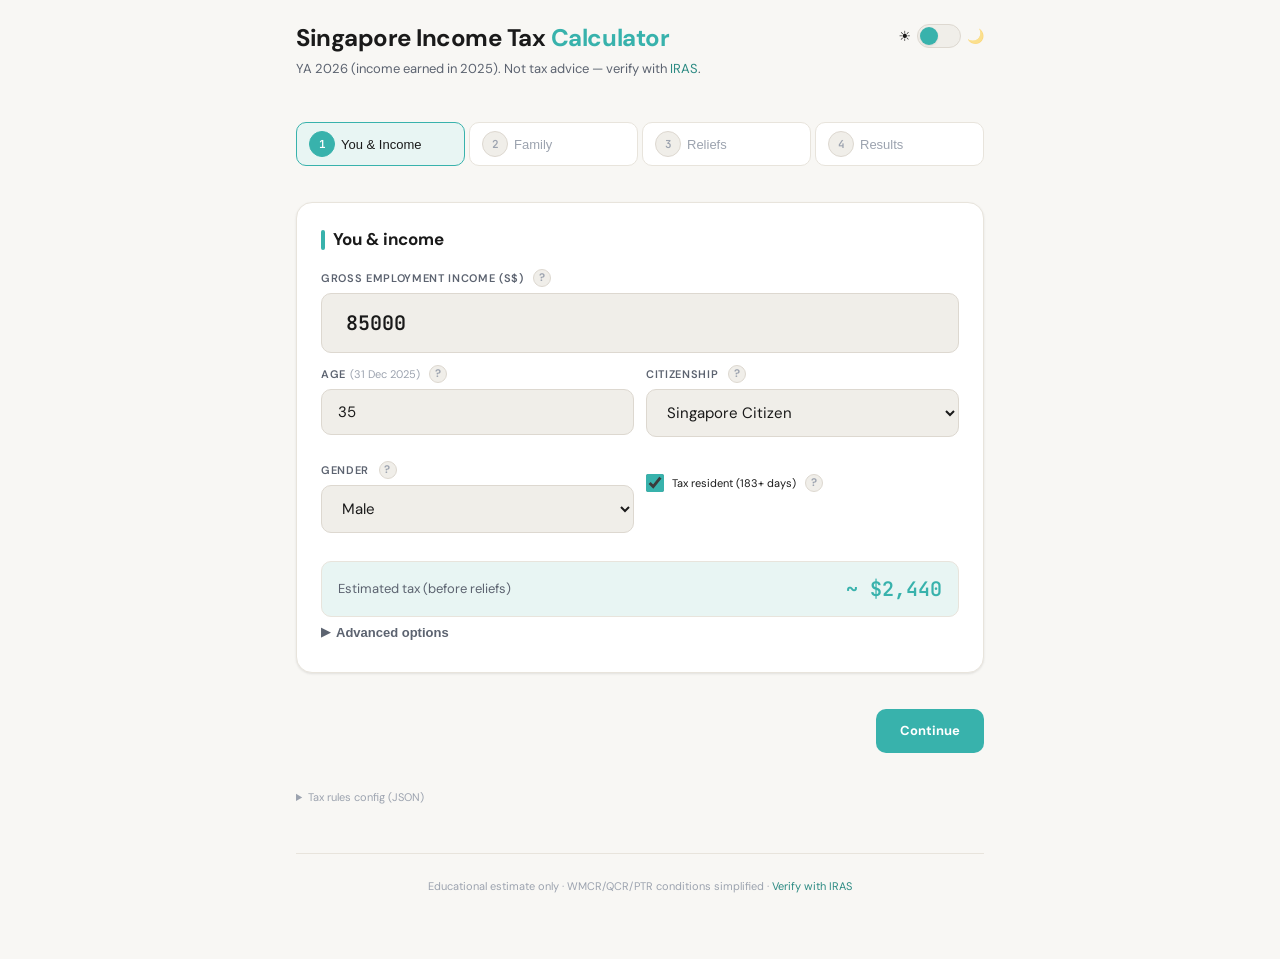
<file: sg-income-tax-calculator-v2.4.html>
<!DOCTYPE html>
<html lang="en" data-theme="light">
<head>
<meta charset="UTF-8">
<meta name="viewport" content="width=device-width, initial-scale=1.0">
<title>SG Income Tax Calculator · YA 2026</title>
<!-- GA4 -->
<script async src="https://www.googletagmanager.com/gtag/js?id=G-8MFPSF1P8V"></script>
<script>window.dataLayer=window.dataLayer||[];function gtag(){dataLayer.push(arguments);}gtag('js',new Date());gtag('config','G-8MFPSF1P8V');</script>
<!-- Microsoft Clarity -->
<script>(function(c,l,a,r,i,t,y){c[a]=c[a]||function(){(c[a].q=c[a].q||[]).push(arguments)};t=l.createElement(r);t.async=1;t.src="https://www.clarity.ms/tag/"+i;y=l.getElementsByTagName(r)[0];y.parentNode.insertBefore(t,y);})(window,document,"clarity","script","wl75letgzu");</script>
<link href="https://fonts.googleapis.com/css2?family=DM+Sans:ital,opsz,wght@0,9..40,400;0,9..40,500;0,9..40,600;0,9..40,700;1,9..40,400&family=JetBrains+Mono:wght@400;600&display=swap" rel="stylesheet">
<style>
/* ================================================================
   DESIGN TOKENS — Scandinavian philosophy
   ================================================================ */
:root {
  --color-bg-primary:#f8f7f4;--color-bg-secondary:#ffffff;--color-bg-tertiary:#f0eee9;--color-bg-inverse:#1c1e21;
  --color-text-primary:#1a1a1a;--color-text-secondary:#5c6370;--color-text-tertiary:#9ca3af;--color-text-inverse:#f0ede8;--color-text-link:#2b8a82;
  --color-border-primary:#ddd8d0;--color-border-secondary:#e8e4dc;--color-border-focus:#38b2ac;
  --color-accent-primary:#38b2ac;--color-accent-primary-hover:#2d9f99;--color-accent-primary-active:#268c87;--color-accent-secondary:#e8f5f3;
  --color-status-success:#38a169;--color-status-success-bg:#f0fff4;--color-status-warning:#d69e2e;--color-status-warning-bg:#fefcf0;--color-status-error:#e53e3e;--color-status-error-bg:#fff5f5;
  --space-1:2px;--space-2:4px;--space-3:6px;--space-4:8px;--space-5:12px;--space-6:16px;--space-7:24px;--space-8:32px;--space-9:48px;--space-10:64px;
  --font-body:'DM Sans',system-ui,sans-serif;--font-mono:'JetBrains Mono','SF Mono',Consolas,monospace;
  --fs-xs:0.6875rem;--fs-sm:0.8125rem;--fs-base:0.9375rem;--fs-md:1.0625rem;--fs-lg:1.25rem;--fs-xl:1.5rem;--fs-2xl:1.875rem;--fs-3xl:2.25rem;
  --fw-normal:400;--fw-medium:500;--fw-semi:600;--fw-bold:700;
  --lh-tight:1.2;--lh-normal:1.5;--lh-relaxed:1.7;
  --ls-tight:-0.02em;--ls-normal:0;--ls-wide:0.06em;
  --radius-sm:6px;--radius-md:10px;--radius-lg:16px;--radius-full:9999px;
  --shadow-sm:0 1px 3px rgba(0,0,0,.06),0 1px 2px rgba(0,0,0,.04);--shadow-md:0 4px 12px rgba(0,0,0,.06),0 2px 4px rgba(0,0,0,.04);--shadow-lg:0 12px 32px rgba(0,0,0,.08),0 4px 8px rgba(0,0,0,.04);--shadow-focus:0 0 0 3px rgba(56,178,172,.3);
  --dur-fast:150ms;--dur-normal:250ms;--dur-slow:400ms;
  --ease:cubic-bezier(.25,.1,.25,1);
  --max-w:720px;
}
[data-theme="dark"]{
  --color-bg-primary:#1a1c20;--color-bg-secondary:#232629;--color-bg-tertiary:#2c2f34;--color-bg-inverse:#f0ede8;
  --color-text-primary:#e8e4dc;--color-text-secondary:#a0a4ab;--color-text-tertiary:#6b7078;--color-text-inverse:#1a1a1a;--color-text-link:#4fd1c5;
  --color-border-primary:#3a3d42;--color-border-secondary:#2e3136;--color-border-focus:#4fd1c5;
  --color-accent-primary:#4fd1c5;--color-accent-primary-hover:#5dddd2;--color-accent-primary-active:#38b2ac;--color-accent-secondary:rgba(79,209,197,.12);
  --color-status-success:#68d391;--color-status-success-bg:rgba(104,211,145,.1);--color-status-warning:#f6ad55;--color-status-warning-bg:rgba(246,173,85,.1);--color-status-error:#fc8181;--color-status-error-bg:rgba(252,129,129,.1);
  --shadow-sm:0 1px 3px rgba(0,0,0,.2),0 1px 2px rgba(0,0,0,.15);--shadow-md:0 4px 12px rgba(0,0,0,.2),0 2px 4px rgba(0,0,0,.15);--shadow-lg:0 12px 32px rgba(0,0,0,.3),0 4px 8px rgba(0,0,0,.2);--shadow-focus:0 0 0 3px rgba(79,209,197,.35);
}
@media(prefers-color-scheme:dark){:root:not([data-theme="light"]){
  --color-bg-primary:#1a1c20;--color-bg-secondary:#232629;--color-bg-tertiary:#2c2f34;--color-bg-inverse:#f0ede8;
  --color-text-primary:#e8e4dc;--color-text-secondary:#a0a4ab;--color-text-tertiary:#6b7078;--color-text-inverse:#1a1a1a;--color-text-link:#4fd1c5;
  --color-border-primary:#3a3d42;--color-border-secondary:#2e3136;--color-border-focus:#4fd1c5;
  --color-accent-primary:#4fd1c5;--color-accent-primary-hover:#5dddd2;--color-accent-primary-active:#38b2ac;--color-accent-secondary:rgba(79,209,197,.12);
  --color-status-success:#68d391;--color-status-success-bg:rgba(104,211,145,.1);--color-status-warning:#f6ad55;--color-status-warning-bg:rgba(246,173,85,.1);--color-status-error:#fc8181;--color-status-error-bg:rgba(252,129,129,.1);
  --shadow-sm:0 1px 3px rgba(0,0,0,.2),0 1px 2px rgba(0,0,0,.15);--shadow-md:0 4px 12px rgba(0,0,0,.2),0 2px 4px rgba(0,0,0,.15);--shadow-lg:0 12px 32px rgba(0,0,0,.3),0 4px 8px rgba(0,0,0,.2);--shadow-focus:0 0 0 3px rgba(79,209,197,.35);
}}
@media(prefers-reduced-motion:reduce){:root{--dur-fast:0ms;--dur-normal:0ms;--dur-slow:0ms;}}

/* ================================================================
   BASE
   ================================================================ */
*,*::before,*::after{box-sizing:border-box;margin:0;padding:0}
body{font-family:var(--font-body);font-size:var(--fs-base);line-height:var(--lh-normal);color:var(--color-text-primary);background:var(--color-bg-primary);min-height:100vh;-webkit-font-smoothing:antialiased;transition:background var(--dur-normal) var(--ease),color var(--dur-normal) var(--ease)}
a{color:var(--color-text-link);text-decoration:none}
a:hover{text-decoration:underline}

.wrap{max-width:var(--max-w);margin:0 auto;padding:var(--space-7) var(--space-6) var(--space-10)}

/* ================================================================
   HEADER
   ================================================================ */
.header{display:flex;align-items:flex-start;justify-content:space-between;margin-bottom:var(--space-8);gap:var(--space-6)}
.header-left h1{font-size:var(--fs-xl);font-weight:var(--fw-bold);letter-spacing:var(--ls-tight);color:var(--color-text-primary);line-height:var(--lh-tight)}
.header-left h1 span{color:var(--color-accent-primary)}
.header-sub{font-size:var(--fs-sm);color:var(--color-text-secondary);margin-top:var(--space-3)}
.theme-switch{display:flex;align-items:center;gap:var(--space-3);flex-shrink:0}
.theme-switch .ts-icon{font-size:14px;line-height:1;opacity:.5;transition:opacity var(--dur-fast) var(--ease)}
.theme-switch .ts-icon.active{opacity:1}
.theme-switch input{display:none}
.theme-switch .ts-track{position:relative;width:44px;height:24px;background:var(--color-bg-tertiary);border:1px solid var(--color-border-primary);border-radius:var(--radius-full);cursor:pointer;transition:background var(--dur-fast) var(--ease)}
.theme-switch .ts-track:hover{border-color:var(--color-accent-primary)}
.theme-switch .ts-thumb{position:absolute;top:2px;left:2px;width:18px;height:18px;background:var(--color-accent-primary);border-radius:50%;transition:transform var(--dur-normal) var(--ease),background var(--dur-fast) var(--ease);box-shadow:var(--shadow-sm)}
.theme-switch input:checked+.ts-track .ts-thumb{transform:translateX(20px)}
.theme-switch input:focus-visible+.ts-track{box-shadow:var(--shadow-focus)}

/* ================================================================
   PROGRESS BAR
   ================================================================ */
.progress{display:flex;gap:var(--space-2);margin-bottom:var(--space-7);position:sticky;top:0;z-index:50;background:var(--color-bg-primary);padding:var(--space-5) 0;transition:background var(--dur-normal) var(--ease)}
.prog-step{flex:1;display:flex;align-items:center;gap:var(--space-3);cursor:pointer;padding:var(--space-4) var(--space-5);border-radius:var(--radius-md);border:1px solid var(--color-border-secondary);background:var(--color-bg-secondary);transition:all var(--dur-fast) var(--ease);font-size:var(--fs-sm);color:var(--color-text-tertiary)}
.prog-step:hover{border-color:var(--color-border-primary)}
.prog-step .num{width:26px;height:26px;border-radius:50%;display:flex;align-items:center;justify-content:center;font-family:var(--font-mono);font-size:var(--fs-xs);font-weight:var(--fw-semi);background:var(--color-bg-tertiary);border:1px solid var(--color-border-primary);flex-shrink:0;transition:all var(--dur-fast) var(--ease)}
.prog-step.active{border-color:var(--color-accent-primary);background:var(--color-accent-secondary);color:var(--color-text-primary)}
.prog-step.active .num{background:var(--color-accent-primary);color:#fff;border-color:var(--color-accent-primary)}
.prog-step.done{border-color:var(--color-accent-primary);color:var(--color-accent-primary)}
.prog-step.done .num{background:var(--color-accent-primary);color:#fff;border-color:var(--color-accent-primary)}
.prog-step .lbl{display:none}
@media(min-width:580px){.prog-step .lbl{display:inline}}

/* ================================================================
   CARD
   ================================================================ */
.card{background:var(--color-bg-secondary);border:1px solid var(--color-border-secondary);border-radius:var(--radius-lg);padding:var(--space-7);margin-bottom:var(--space-6);box-shadow:var(--shadow-sm);transition:background var(--dur-normal) var(--ease),border-color var(--dur-normal) var(--ease)}
.card h2{font-size:var(--fs-md);font-weight:var(--fw-bold);margin-bottom:var(--space-6);color:var(--color-text-primary);display:flex;align-items:center;gap:var(--space-4)}
.card h2::before{content:'';width:4px;height:20px;background:var(--color-accent-primary);border-radius:2px;flex-shrink:0}
.section-desc{font-size:var(--fs-sm);color:var(--color-text-secondary);margin-bottom:var(--space-6);line-height:var(--lh-relaxed)}
.section-heading{font-size:var(--fs-sm);font-weight:var(--fw-semi);color:var(--color-text-secondary);margin-bottom:var(--space-5)}

/* ================================================================
   FORMS
   ================================================================ */
.grid-2{display:grid;grid-template-columns:1fr;gap:var(--space-5)}
@media(min-width:560px){.grid-2{grid-template-columns:1fr 1fr}}
.field{margin-bottom:var(--space-5)}
.field:last-child{margin-bottom:0}
.field label{display:block;font-size:var(--fs-xs);font-weight:var(--fw-semi);text-transform:uppercase;letter-spacing:var(--ls-wide);color:var(--color-text-secondary);margin-bottom:var(--space-3)}
.field .hint{font-weight:var(--fw-normal);text-transform:none;letter-spacing:var(--ls-normal);font-size:var(--fs-xs);color:var(--color-text-tertiary)}
input[type="text"],input[type="number"],input[type="date"],select{width:100%;padding:var(--space-5) var(--space-6);border:1px solid var(--color-border-primary);border-radius:var(--radius-md);background:var(--color-bg-tertiary);color:var(--color-text-primary);font-family:var(--font-body);font-size:var(--fs-base);transition:border-color var(--dur-fast) var(--ease),box-shadow var(--dur-fast) var(--ease);min-height:44px}
input:focus,select:focus{outline:none;border-color:var(--color-border-focus);box-shadow:var(--shadow-focus)}
input[type="checkbox"]{width:18px;height:18px;accent-color:var(--color-accent-primary);cursor:pointer;flex-shrink:0}
.income-field input{font-family:var(--font-mono);font-size:var(--fs-lg);font-weight:var(--fw-semi);padding:var(--space-6) var(--space-7)}
.chk-row{display:flex;align-items:center;gap:var(--space-4);margin-bottom:var(--space-4);font-size:var(--fs-base);min-height:44px}
.chk-row label{margin:0;text-transform:none;font-weight:var(--fw-normal);color:var(--color-text-primary);letter-spacing:var(--ls-normal);cursor:pointer}

/* ================================================================
   SUB-BLOCKS (children, parents)
   ================================================================ */
.sub-block{border:1px solid var(--color-border-secondary);border-radius:var(--radius-md);padding:var(--space-6);margin-bottom:var(--space-5);background:var(--color-bg-primary);transition:background var(--dur-normal) var(--ease)}
.sub-block h3{font-size:var(--fs-sm);font-weight:var(--fw-semi);color:var(--color-accent-primary);margin-bottom:var(--space-5)}
.btn-add{display:inline-flex;align-items:center;gap:var(--space-3);font-family:var(--font-body);font-size:var(--fs-sm);font-weight:var(--fw-semi);padding:var(--space-4) var(--space-6);border-radius:var(--radius-md);border:1px dashed var(--color-border-primary);background:transparent;color:var(--color-text-secondary);cursor:pointer;transition:all var(--dur-fast) var(--ease);margin-top:var(--space-3)}
.btn-add:hover{border-color:var(--color-accent-primary);color:var(--color-accent-primary);background:var(--color-accent-secondary)}

/* ================================================================
   COLLAPSIBLE
   ================================================================ */
.collapsible-trigger{display:flex;align-items:center;gap:var(--space-3);cursor:pointer;font-size:var(--fs-sm);font-weight:var(--fw-semi);color:var(--color-text-secondary);padding:var(--space-4) 0;border:none;background:none;width:100%;text-align:left}
.collapsible-trigger:hover{color:var(--color-accent-primary)}
.collapsible-trigger .chevron{transition:transform var(--dur-fast) var(--ease);font-size:12px}
.collapsible-trigger.open .chevron{transform:rotate(90deg)}
.collapsible-body{overflow:hidden;max-height:0;transition:max-height var(--dur-slow) var(--ease);opacity:0}
.collapsible-body.open{max-height:800px;opacity:1;transition:max-height var(--dur-slow) var(--ease),opacity var(--dur-normal) var(--ease)}

/* ================================================================
   LIVE PREVIEW
   ================================================================ */
.live-preview{background:var(--color-accent-secondary);border:1px solid var(--color-border-secondary);border-radius:var(--radius-md);padding:var(--space-5) var(--space-6);margin-top:var(--space-6);display:flex;align-items:center;justify-content:space-between;gap:var(--space-4)}
.live-preview .lp-label{font-size:var(--fs-sm);color:var(--color-text-secondary)}
.live-preview .lp-value{font-family:var(--font-mono);font-size:var(--fs-lg);font-weight:var(--fw-semi);color:var(--color-accent-primary)}

/* ================================================================
   RELIEF CAP BAR
   ================================================================ */
.cap-bar-wrap{margin-bottom:var(--space-6)}
.cap-bar-header{display:flex;justify-content:space-between;font-size:var(--fs-xs);color:var(--color-text-secondary);margin-bottom:var(--space-3)}
.cap-bar{height:8px;background:var(--color-bg-tertiary);border-radius:var(--radius-full);overflow:hidden}
.cap-bar-fill{height:100%;border-radius:var(--radius-full);transition:width var(--dur-normal) var(--ease),background var(--dur-normal) var(--ease)}
.cap-bar-fill.ok{background:var(--color-status-success)}
.cap-bar-fill.warn{background:var(--color-status-warning)}
.cap-bar-fill.over{background:var(--color-status-error)}

/* ================================================================
   AUTO-RELIEF LIST
   ================================================================ */
.auto-reliefs{margin-bottom:var(--space-6)}
.auto-relief-item{display:flex;align-items:center;justify-content:space-between;padding:var(--space-4) var(--space-5);border-bottom:1px solid var(--color-border-secondary);font-size:var(--fs-sm)}
.auto-relief-item:last-child{border-bottom:none}
.auto-relief-item .ar-name{color:var(--color-text-secondary);display:flex;align-items:center;gap:var(--space-3)}
.auto-relief-item .ar-check{color:var(--color-status-success);font-size:14px}
.auto-relief-item .ar-val{font-family:var(--font-mono);font-weight:var(--fw-medium);color:var(--color-text-primary)}

/* ================================================================
   BUTTONS
   ================================================================ */
.nav-bar{display:flex;justify-content:space-between;align-items:center;margin-top:var(--space-7);gap:var(--space-4);position:sticky;bottom:0;background:var(--color-bg-primary);padding:var(--space-5) 0;z-index:40;transition:background var(--dur-normal) var(--ease)}
.btn{font-family:var(--font-body);font-size:var(--fs-sm);font-weight:var(--fw-bold);padding:var(--space-5) var(--space-7);border-radius:var(--radius-md);border:none;cursor:pointer;min-height:44px;transition:all var(--dur-fast) var(--ease)}
.btn:focus-visible{outline:none;box-shadow:var(--shadow-focus)}
.btn:active{transform:scale(.98)}
.btn:disabled{opacity:.4;cursor:not-allowed;pointer-events:none}
.btn-primary{background:var(--color-accent-primary);color:#fff}
.btn-primary:hover{background:var(--color-accent-primary-hover)}
.btn-ghost{background:transparent;color:var(--color-text-secondary);border:1px solid var(--color-border-primary)}
.btn-ghost:hover{border-color:var(--color-accent-primary);color:var(--color-accent-primary)}
.btn-copy{display:inline-flex;align-items:center;gap:var(--space-3);background:var(--color-bg-tertiary);border:1px solid var(--color-border-primary);color:var(--color-text-primary);font-family:var(--font-body);font-size:var(--fs-sm);font-weight:var(--fw-semi);padding:var(--space-5) var(--space-7);border-radius:var(--radius-md);cursor:pointer;min-height:44px;transition:all var(--dur-fast) var(--ease);width:100%;justify-content:center;margin-top:var(--space-6)}
.btn-copy:hover{border-color:var(--color-accent-primary);color:var(--color-accent-primary)}

/* ================================================================
   RESULTS
   ================================================================ */
.results-hero{text-align:center;padding:var(--space-8) var(--space-7);background:var(--color-bg-primary);border:1px solid var(--color-border-secondary);border-radius:var(--radius-lg);margin-bottom:var(--space-6)}
.results-hero .rh-label{font-size:var(--fs-sm);color:var(--color-text-secondary);text-transform:uppercase;letter-spacing:var(--ls-wide)}
.results-hero .rh-value{font-family:var(--font-mono);font-size:var(--fs-3xl);font-weight:var(--fw-bold);color:var(--color-text-primary);margin-top:var(--space-3);line-height:var(--lh-tight)}
.results-hero .rh-value.low{color:var(--color-status-success)}
.results-hero .rh-sub{font-size:var(--fs-xs);color:var(--color-text-tertiary);margin-top:var(--space-3)}

.table-wrap{overflow-x:auto;margin:var(--space-5) 0}
table{width:100%;border-collapse:collapse;font-size:var(--fs-sm)}
th,td{padding:var(--space-4) var(--space-5);text-align:left;border-bottom:1px solid var(--color-border-secondary)}
th{color:var(--color-text-tertiary);font-weight:var(--fw-semi);font-size:var(--fs-xs);text-transform:uppercase;letter-spacing:var(--ls-wide)}
td.num{font-family:var(--font-mono);text-align:right}
tr.partial td{color:var(--color-status-warning)}
tr.summary-row td{border-top:2px solid var(--color-border-primary);font-weight:var(--fw-semi)}

/* ================================================================
   OPTIMIZATION CARDS
   ================================================================ */
.opt-cards{display:grid;gap:var(--space-5);margin-top:var(--space-6)}
.opt-card{background:var(--color-status-warning-bg);border:1px solid var(--color-status-warning);border-radius:var(--radius-md);padding:var(--space-6)}
.opt-card.cap-warn{background:var(--color-status-error-bg);border-color:var(--color-status-error)}
.opt-card h4{font-size:var(--fs-sm);font-weight:var(--fw-bold);color:var(--color-status-warning);margin-bottom:var(--space-3);display:flex;align-items:center;gap:var(--space-3)}
.opt-card.cap-warn h4{color:var(--color-status-error)}
.opt-card p{font-size:var(--fs-sm);color:var(--color-text-primary);line-height:var(--lh-relaxed)}

.compare-grid{display:grid;grid-template-columns:repeat(3,1fr);gap:var(--space-4);margin-top:var(--space-5)}
@media(max-width:559px){.compare-grid{grid-template-columns:1fr}}
@media(max-width:559px){input[type="text"],input[type="number"],input[type="date"],select{font-size:16px}}
.compare-card{background:var(--color-bg-primary);border:1px solid var(--color-border-secondary);border-radius:var(--radius-md);padding:var(--space-5);text-align:center}
.compare-card h4{font-size:var(--fs-xs);color:var(--color-text-tertiary);margin-bottom:var(--space-3);text-transform:uppercase;letter-spacing:var(--ls-wide)}
.compare-card .cv{font-family:var(--font-mono);font-size:var(--fs-lg);font-weight:var(--fw-semi);color:var(--color-accent-primary)}
.compare-card.best{border-color:var(--color-accent-primary);background:var(--color-accent-secondary)}

/* ================================================================
   TOAST
   ================================================================ */
.toast{position:fixed;bottom:var(--space-9);left:50%;transform:translateX(-50%) translateY(20px);background:var(--color-bg-inverse);color:var(--color-text-inverse);padding:var(--space-5) var(--space-7);border-radius:var(--radius-md);font-size:var(--fs-sm);font-weight:var(--fw-semi);box-shadow:var(--shadow-lg);opacity:0;transition:opacity var(--dur-fast) var(--ease),transform var(--dur-fast) var(--ease);pointer-events:none;z-index:100}
.toast.show{opacity:1;transform:translateX(-50%) translateY(0)}

/* ================================================================
   TOOLTIPS
   ================================================================ */
.tip-wrap{position:relative;display:inline-flex;align-items:center;margin-left:var(--space-3)}
.tip-icon{width:18px;height:18px;border-radius:50%;background:var(--color-bg-tertiary);border:1px solid var(--color-border-primary);color:var(--color-text-tertiary);font-size:var(--fs-xs);font-weight:var(--fw-bold);display:inline-flex;align-items:center;justify-content:center;cursor:help;transition:all var(--dur-fast) var(--ease);font-style:normal;line-height:1;flex-shrink:0}
.tip-icon:hover,.tip-icon:focus{background:var(--color-accent-secondary);border-color:var(--color-accent-primary);color:var(--color-accent-primary)}
.tip-bubble{position:absolute;bottom:calc(100% + 8px);left:50%;transform:translateX(-50%);background:var(--color-bg-inverse);color:var(--color-text-inverse);font-size:var(--fs-xs);font-weight:var(--fw-normal);line-height:var(--lh-relaxed);padding:var(--space-5) var(--space-6);border-radius:var(--radius-md);box-shadow:var(--shadow-lg);width:260px;opacity:0;pointer-events:none;transition:opacity var(--dur-fast) var(--ease);z-index:60;text-transform:none;letter-spacing:var(--ls-normal)}
.tip-bubble::after{content:'';position:absolute;top:100%;left:50%;transform:translateX(-50%);border:6px solid transparent;border-top-color:var(--color-bg-inverse)}
.tip-wrap:hover .tip-bubble,.tip-icon:focus+.tip-bubble{opacity:1;pointer-events:auto}
@media(max-width:559px){.tip-bubble{left:auto;right:-8px;transform:none}.tip-bubble::after{left:auto;right:16px;transform:none}}

/* ================================================================
   CATEGORIZED TABLE
   ================================================================ */
.cat-header td{background:var(--color-bg-tertiary);font-weight:var(--fw-semi);font-size:var(--fs-xs);text-transform:uppercase;letter-spacing:var(--ls-wide);color:var(--color-text-secondary);border-bottom:1px solid var(--color-border-primary)}
.cat-subtotal td{font-weight:var(--fw-semi);color:var(--color-text-secondary);font-size:var(--fs-xs);border-bottom:2px solid var(--color-border-secondary)}
.eff-rate{font-size:var(--fs-xs);color:var(--color-text-tertiary);margin-top:var(--space-2)}

/* ================================================================
   UTILITY
   ================================================================ */
.hidden{display:none!important}
.divider{border:none;border-top:1px solid var(--color-border-secondary);margin:var(--space-6) 0}
.config-note{font-family:var(--font-mono);font-size:10px;color:var(--color-text-tertiary);white-space:pre-wrap;max-height:120px;overflow-y:auto;padding:var(--space-5);background:var(--color-bg-tertiary);border-radius:var(--radius-md);border:1px solid var(--color-border-secondary);margin-top:var(--space-4)}
footer{text-align:center;font-size:var(--fs-xs);color:var(--color-text-tertiary);margin-top:var(--space-9);padding-top:var(--space-7);border-top:1px solid var(--color-border-secondary)}
footer a{color:var(--color-text-link)}

/* ================================================================
   PRINT
   ================================================================ */
@media print{
  .progress,.nav-bar,.theme-toggle,.btn-copy,.btn-add,.collapsible-trigger,footer,details{display:none!important}
  body{background:#fff;color:#000;font-size:11pt}
  .card{box-shadow:none;border:1px solid #ddd;break-inside:avoid}
  .step-panel{display:block!important}
  .results-hero{border:2px solid #000}
  .results-hero .rh-value{color:#000}
  .hidden{display:block!important}
}
</style>
</head>
<body>
<main class="wrap">
  <header class="header">
    <div class="header-left">
      <h1>Singapore Income Tax <span>Calculator</span></h1>
      <p class="header-sub">YA 2026 (income earned in 2025). Not tax advice — verify with <a href="https://www.iras.gov.sg" target="_blank" rel="noopener">IRAS</a>.</p>
    </div>
    <label class="theme-switch" title="Toggle light/dark mode">
      <span class="ts-icon ts-sun" aria-hidden="true">☀️</span>
      <input type="checkbox" id="themeToggle" aria-label="Toggle dark mode">
      <span class="ts-track"><span class="ts-thumb"></span></span>
      <span class="ts-icon ts-moon" aria-hidden="true">🌙</span>
    </label>
  </header>

  <nav class="progress" id="progressBar" aria-label="Step progress"></nav>

  <!-- ============ STEP 0: YOU & INCOME ============ -->
  <section class="card step-panel" data-step="0">
    <h2>You &amp; income</h2>
    <div class="field income-field">
      <label>Gross employment income (S$) <span class="tip-wrap"><i class="tip-icon" tabindex="0">?</i><span class="tip-bubble">Your total salary, bonus, and benefits-in-kind before CPF deductions. This is the amount on your IR8A form from your employer.</span></span></label>
      <input type="number" id="incomeYou" min="0" step="100" value="85000" placeholder="0">
    </div>
    <div class="grid-2">
      <div class="field">
        <label>Age <span class="hint">(31 Dec 2025)</span> <span class="tip-wrap"><i class="tip-icon" tabindex="0">?</i><span class="tip-bubble">Your age as of 31 Dec of the basis year (2025). Affects Earned Income Relief tiers: under 55 ($1,000), 55–59 ($6,000), 60+ ($8,000). Also affects CPF contribution rates.</span></span></label>
        <input type="number" id="ageYou" min="16" max="120" value="35">
      </div>
      <div class="field">
        <label>Citizenship <span class="tip-wrap"><i class="tip-icon" tabindex="0">?</i><span class="tip-bubble">Affects CPF rates (foreigners get no CPF relief), SRS cap ($15,300 for SC/SPR, $35,700 for foreigners), and non-resident tax treatment.</span></span></label>
        <select id="citizenYou">
          <option value="SC">Singapore Citizen</option>
          <option value="SPR">Permanent Resident</option>
          <option value="FR">Foreigner</option>
        </select>
      </div>
      <div class="field">
        <label>Gender <span class="tip-wrap"><i class="tip-icon" tabindex="0">?</i><span class="tip-bubble">Used to determine Working Mother's Child Relief (WMCR) eligibility — only available to married working mothers.</span></span></label>
        <select id="genderYou"><option value="M">Male</option><option value="F">Female</option></select>
      </div>
      <div class="field">
        <div class="chk-row">
          <input type="checkbox" id="taxResident" checked>
          <label for="taxResident">Tax resident (183+ days) <span class="tip-wrap"><i class="tip-icon" tabindex="0">?</i><span class="tip-bubble">You're a tax resident if you stayed/worked in Singapore for 183+ days in 2025. Non-residents are taxed at a flat 15% or progressive rates (whichever is higher), with no personal reliefs.</span></span></label>
        </div>
      </div>
    </div>
    <div class="live-preview" id="livePreview">
      <span class="lp-label">Estimated tax (before reliefs)</span>
      <span class="lp-value" id="liveEstimate">—</span>
    </div>
    <button class="collapsible-trigger" type="button"><span class="chevron">▶</span> Advanced options</button>
    <div class="collapsible-body" id="advancedOpts">
      <div class="grid-2" style="padding-top:var(--space-5)">
        <div class="chk-row"><input type="checkbox" id="disabledYou"><label for="disabledYou">Earned Income Relief (disability) <span class="tip-wrap"><i class="tip-icon" tabindex="0">?</i><span class="tip-bubble">Higher EIR for persons with a disability: under 55 ($4,000), 55–59 ($10,000), 60+ ($12,000). You must have earned income to qualify.</span></span></label></div>
        <div class="field"><label>Override CPF relief (S$) <span class="tip-wrap"><i class="tip-icon" tabindex="0">?</i><span class="tip-bubble">By default, we estimate your CPF employee contribution from salary × age-based rate. Enter your actual amount here if it differs (e.g. due to additional wages or employer top-ups).</span></span></label><input type="number" id="cpfYouOverride" min="0" step="100" placeholder="Leave blank to auto-estimate"></div>
      </div>
    </div>
  </section>

  <!-- ============ STEP 1: FAMILY ============ -->
  <section class="card step-panel hidden" data-step="1">
    <h2>Family &amp; dependants</h2>
    <div class="chk-row" style="margin-bottom:var(--space-6)">
      <input type="checkbox" id="married">
      <label for="married" style="font-weight:var(--fw-semi)">I am married</label>
    </div>
    <div id="spouseSection" class="hidden">
      <h3 class="section-heading">Spouse</h3>
      <div class="grid-2">
        <div class="field"><label>Spouse annual income (S$) <span class="tip-wrap"><i class="tip-icon" tabindex="0">?</i><span class="tip-bubble">Your spouse's total income from all sources (employment, trade, rent). If ≤$8,000, you qualify for Spouse Relief ($2,000). This is used for eligibility, not for calculating your spouse's tax.</span></span></label><input type="number" id="spouseIncome" min="0" step="100" value="0"></div>
        <div class="field"><label>Spouse age</label><input type="number" id="spouseAge" min="16" max="120" value="35"></div>
      </div>
      <div class="chk-row"><input type="checkbox" id="spouseDisabled"><label for="spouseDisabled">Spouse disability (relief tier) <span class="tip-wrap"><i class="tip-icon" tabindex="0">?</i><span class="tip-bubble">If your spouse has a disability, Spouse Relief increases from $2,000 to $5,500.</span></span></label></div>
      <div class="chk-row"><input type="checkbox" id="husbandNSmanEligible"><label for="husbandNSmanEligible">Husband eligible for NSman (Self) relief <span class="tip-wrap"><i class="tip-icon" tabindex="0">?</i><span class="tip-bubble">If the husband is an NSman, the wife (SC only) can claim NSman Wife Relief of $750. Check this if the husband qualifies for any NSman Self relief tier.</span></span></label></div>
      <div class="grid-2" style="margin-top:var(--space-5)">
        <div class="field"><label>Spouse employment income (S$) <span class="tip-wrap"><i class="tip-icon" tabindex="0">?</i><span class="tip-bubble">Enter your spouse's employment income to run a side-by-side tax comparison and find the optimal relief allocation between you.</span></span></label><input type="number" id="incomeSpouse" min="0" step="100" value="0"></div>
        <div class="field"><label>Spouse SRS (S$) <span class="tip-wrap"><i class="tip-icon" tabindex="0">?</i><span class="tip-bubble">Your spouse's SRS contribution for the comparison calculation. Same caps apply: $15,300 for SC/SPR, $35,700 for foreigners.</span></span></label><input type="number" id="srsSpouse" min="0" step="100" value="0"></div>
      </div>
      <button class="collapsible-trigger" type="button"><span class="chevron">▶</span> Spouse advanced</button>
      <div class="collapsible-body">
        <div class="grid-2" style="padding-top:var(--space-5)">
          <div class="field"><label>Spouse CPF override (S$)</label><input type="number" id="cpfSpouseOverride" min="0" step="100" placeholder="Auto if blank"></div>
          <div class="chk-row"><input type="checkbox" id="disabledSpousePerson"><label for="disabledSpousePerson">Spouse: Earned Income (disability)</label></div>
        </div>
      </div>
      <hr class="divider">
    </div>

    <h3 class="section-heading">Children</h3>
    <p class="section-desc">Qualifying children: unmarried, under 16, or student under 25, or serving full-time NS.</p>
    <div id="childrenContainer"></div>
    <button type="button" class="btn-add" id="addChild">+ Add child</button>

    <hr class="divider">
    <h3 class="section-heading">Parents / grandparents <span class="hint">(max 2 dependants)</span></h3>
    <div id="parentsContainer"></div>
    <button type="button" class="btn-add" id="addParent">+ Add dependant</button>

    <hr class="divider">
    <div id="sharingControls" class="hidden">
      <h3 class="section-heading">Relief sharing with spouse</h3>
      <div class="grid-2">
        <div class="field"><label>Your QCR share (%) <span class="tip-wrap"><i class="tip-icon" tabindex="0">?</i><span class="tip-bubble">Qualifying Child Relief can be split between spouses. 100% = you claim all. 50% = split equally. The optimizer on the Results tab will suggest the best split.</span></span></label><input type="number" id="qcrShareYou" min="0" max="100" value="50" step="5"></div>
        <div class="field"><label>Your PTR share (%) <span class="tip-wrap"><i class="tip-icon" tabindex="0">?</i><span class="tip-bubble">Parenthood Tax Rebate is a tax rebate (not relief) of $5k/$10k/$20k per child (SC only). It can be shared between spouses in any proportion.</span></span></label><input type="number" id="ptrShareYou" min="0" max="100" value="50" step="5"></div>
        <div class="field"><label>Your Parent Relief share (%) <span class="tip-wrap"><i class="tip-icon" tabindex="0">?</i><span class="tip-bubble">Parent/Grandparent Relief can be shared with siblings or spouse. 100% = you claim the full amount. Only one person can claim each parent.</span></span></label><input type="number" id="parentShareYou" min="0" max="100" value="100" step="5"></div>
      </div>
    </div>
    <div id="gcrWrap" class="hidden">
      <div class="chk-row"><input type="checkbox" id="gcrEligible"><label for="gcrEligible">Grandparent Caregiver Relief ($3,000) <span class="tip-wrap"><i class="tip-icon" tabindex="0">?</i><span class="tip-bubble">For married working mothers whose parent/grandparent/in-law cares for their child (aged 12 or under). $3,000 relief. Only one married couple can claim per household.</span></span></label></div>
    </div>
  </section>

  <!-- ============ STEP 2: RELIEFS ============ -->
  <section class="card step-panel hidden" data-step="2">
    <h2>Reliefs &amp; contributions</h2>
    <div class="cap-bar-wrap" id="capBarWrap">
      <div class="cap-bar-header"><span>Total reliefs</span><span id="capBarLabel">$0 / $80,000</span></div>
      <div class="cap-bar"><div class="cap-bar-fill ok" id="capBarFill" style="width:0%"></div></div>
    </div>
    <h3 class="section-heading" style="margin-bottom:var(--space-4)">Auto-granted (from your profile)</h3>
    <div class="auto-reliefs" id="autoReliefs"></div>
    <hr class="divider">
    <h3 class="section-heading">Voluntary contributions</h3>
    <div class="grid-2">
      <div class="field"><label>SRS contribution (S$) <span class="tip-wrap"><i class="tip-icon" tabindex="0">?</i><span class="tip-bubble">Supplementary Retirement Scheme — voluntary savings for retirement. Contributions are tax-deductible. Cap: $15,300/yr for SC/SPR, $35,700 for foreigners. Withdrawals taxed at 50% when eligible.</span></span></label><input type="number" id="srsYou" min="0" step="100" value="0"></div>
      <div class="field"><label>CPF cash top-up — self (S$) <span class="tip-wrap"><i class="tip-icon" tabindex="0">?</i><span class="tip-bubble">Voluntary cash top-ups to your own CPF Special Account (SA) or Retirement Account (RA). Tax relief capped at $8,000/yr. Must be a cash top-up (not a transfer from OA).</span></span></label><input type="number" id="cpfTopupSelf" min="0" step="100" value="0"></div>
      <div class="field"><label>CPF cash top-up — family (S$) <span class="tip-wrap"><i class="tip-icon" tabindex="0">?</i><span class="tip-bubble">Cash top-ups to your spouse, siblings, parents, or grandparents' CPF SA/RA. Separate $8,000/yr cap on top of the self top-up cap.</span></span></label><input type="number" id="cpfTopupFamily" min="0" step="100" value="0"></div>
      <div class="field"><label>Life insurance relief (S$) <span class="tip-wrap"><i class="tip-icon" tabindex="0">?</i><span class="tip-bubble">Premiums paid on life insurance policies. Capped at $5,000. Only claimable if your CPF contributions are less than $5,000 (i.e. most employed people won't benefit from this).</span></span></label><input type="number" id="lifeIns" min="0" step="100" value="0"></div>
    </div>
    <hr class="divider">
    <h3 class="section-heading">Donations</h3>
    <div class="grid-2">
      <div class="field"><label>Donations to approved IPCs (S$) <span class="tip-wrap"><i class="tip-icon" tabindex="0">?</i><span class="tip-bubble">Cash donations to approved Institutions of a Public Character (IPCs) qualify for 250% tax deduction — i.e. a $1,000 donation gives you $2,500 in tax deductions. No cap. Donations are deducted from income separately from the $80k relief cap.</span></span></label><input type="number" id="donations" min="0" step="100" value="0"></div>
    </div>
    <hr class="divider">
    <h3 class="section-heading">Other reliefs</h3>
    <div class="grid-2">
      <div class="field"><label>NSman (self) tier <span class="tip-wrap"><i class="tip-icon" tabindex="0">?</i><span class="tip-bubble">National Service relief for eligible NSmen. Key appointment holders: $5,000. Active NSmen: $3,000. Other NSmen (completed NS): $1,500. Must have performed NS duties in the basis year.</span></span></label>
        <select id="nsmanSelf"><option value="0">Not claiming</option><option value="1500" selected>Other — $1,500</option><option value="3000">Active — $3,000</option><option value="5000">Key appointment — $5,000</option></select>
      </div>
      <div class="chk-row"><input type="checkbox" id="nsmanParent"><label for="nsmanParent">NSman Parent relief ($750) <span class="tip-wrap"><i class="tip-icon" tabindex="0">?</i><span class="tip-bubble">Parents of NSmen can claim $750 each. Both parents can claim. The NSman son must be eligible for NSman Self relief.</span></span></label></div>
      <div class="chk-row"><input type="checkbox" id="siblingDisability"><label for="siblingDisability">Sibling disability relief ($5,500) <span class="tip-wrap"><i class="tip-icon" tabindex="0">?</i><span class="tip-bubble">For maintaining a sibling with a physical or mental disability. $5,500 relief. The sibling must not be claimed by anyone else as a dependant.</span></span></label></div>
    </div>
  </section>

  <!-- ============ STEP 3: RESULTS ============ -->
  <section class="card step-panel hidden" data-step="3">
    <h2>Results &amp; optimizer</h2>
    <div class="results-hero">
      <div class="rh-label">Estimated net tax payable</div>
      <div class="rh-value" id="netTaxYou">—</div>
      <div class="rh-sub">YA 2026 · Tax resident estimate</div>
    </div>
    <div class="table-wrap"><table id="reliefTableYou"><thead><tr><th>Item</th><th style="text-align:right">S$</th></tr></thead><tbody></tbody></table></div>
    <div id="spouseResultsBlock" class="hidden">
      <hr class="divider">
      <h3 class="section-heading" style="margin:var(--space-6) 0 var(--space-4)">Spouse</h3>
      <div class="results-hero" style="padding:var(--space-6)">
        <div class="rh-label">Spouse net tax</div>
        <div class="rh-value" id="netTaxSpouse" style="font-size:var(--fs-xl)">—</div>
      </div>
      <div class="table-wrap"><table id="reliefTableSpouse"><thead><tr><th>Item</th><th style="text-align:right">S$</th></tr></thead><tbody></tbody></table></div>
    </div>
    <div id="compareBlock" class="hidden">
      <hr class="divider">
      <h3 class="section-heading" style="margin-bottom:var(--space-4)">Household comparison — QCR split</h3>
      <div class="compare-grid" id="compareGrid"></div>
    </div>
    <div id="optCards" class="opt-cards hidden"></div>
    <button type="button" class="btn-copy" id="btnCopy" aria-label="Copy tax summary to clipboard">📋 Copy summary</button>
  </section>

  <div class="nav-bar">
    <button type="button" class="btn btn-ghost" id="btnBack">Back</button>
    <button type="button" class="btn btn-primary" id="btnNext">Continue</button>
  </div>

  <details style="margin-top:var(--space-7)">
    <summary style="cursor:pointer;color:var(--color-text-tertiary);font-size:var(--fs-xs)">Tax rules config (JSON)</summary>
    <pre class="config-note" id="configPreview"></pre>
  </details>

  <footer>Educational estimate only · WMCR/QCR/PTR conditions simplified · <a href="https://www.iras.gov.sg/taxes/individual-income-tax" target="_blank" rel="noopener">Verify with IRAS</a></footer>
</main>

<div class="toast" id="toast">Copied to clipboard</div>

<script>
(function(){
'use strict';

function track(event,params){try{if(typeof gtag==='function')gtag('event',event,params||{});}catch(e){}}

const TAX_CONFIG={meta:{yearOfAssessment:2026,basisYear:2025},reliefCap:80000,incomeThreshold:{spouseParentDependant:8000},wmcrCutoverDate:'2024-01-01',progressiveTax:{bands:[{upto:20000,rate:0},{upto:10000,rate:.02},{upto:10000,rate:.035},{upto:40000,rate:.07},{upto:40000,rate:.115},{upto:40000,rate:.15},{upto:40000,rate:.18},{upto:40000,rate:.19},{upto:40000,rate:.195},{upto:40000,rate:.20},{upto:180000,rate:.22},{upto:500000,rate:.23},{upto:Infinity,rate:.24}]},nonResidentEmploymentFlat:.15,earnedIncomeRelief:{normal:{lt55:1000,b55_59:6000,gte60:8000},disability:{lt55:4000,b55_59:10000,gte60:12000}},spouseRelief:{normal:2000,disability:5500},qcr:{normal:4000,disability:7500},wmcrFixed:{first:8000,second:10000,thirdPlus:12000},wmcrPctLegacy:{first:.15,second:.20,thirdPlus:.25},qcrWmcrCapPerChild:50000,parentRelief:{together:{normal:9000,disability:14000},apart:{normal:5500,disability:10000},minAge:55,maxDependants:2},grandparentCaregiver:3000,srsCap:{SC_SPR:15300,FR:35700},cpfTopUp:{self:8000,family:8000},siblingDisability:5500,lifeInsuranceMax:5000,nsman:{wife:750,parent:750},nsmanSelfTiers:{key:5000,active:3000,other:1500},ptr:{first:5000,second:10000,thirdPlus:20000},personalIncomeTaxRebate:{rateOfTax:.6,maxRebate:200},cpfEmployeeRates:[{maxAge:55,employeePct:.20},{maxAge:60,employeePct:.15},{maxAge:65,employeePct:.095},{maxAge:70,employeePct:.07},{maxAge:Infinity,employeePct:.05}],cpfMonthlyCeiling:7400,donationMultiplier:2.5};

const el=id=>document.getElementById(id);
const fmt=n=>(Math.round(n*100)/100).toLocaleString('en-SG',{minimumFractionDigits:0,maximumFractionDigits:2});

function taxResidentProgressive(c){let r=Math.max(0,c),t=0;for(const b of TAX_CONFIG.progressiveTax.bands){if(r<=0)break;const s=b.upto===Infinity?r:Math.min(r,b.upto);t+=s*b.rate;r-=s;}return t;}
function taxNonResidentEmployment(e){return Math.max(TAX_CONFIG.nonResidentEmploymentFlat*e,taxResidentProgressive(e));}
function earnedIncomeReliefAmount(age,dis,earned){const t=dis?TAX_CONFIG.earnedIncomeRelief.disability:TAX_CONFIG.earnedIncomeRelief.normal;let m;if(age<55)m=t.lt55;else if(age<=59)m=t.b55_59;else m=t.gte60;return Math.min(m,Math.max(0,earned));}
function cpfEmployeePct(age){for(const r of TAX_CONFIG.cpfEmployeeRates)if(age<=r.maxAge)return r.employeePct;return TAX_CONFIG.cpfEmployeeRates[TAX_CONFIG.cpfEmployeeRates.length-1].employeePct;}
function estimateCpfEmployeeRelief(ann,age,cit,ov){if(ov!==''&&ov!=null&&!Number.isNaN(Number(ov)))return Math.max(0,Number(ov));if(cit==='FR')return 0;return Math.round(Math.min(ann/12,TAX_CONFIG.cpfMonthlyCeiling)*cpfEmployeePct(age)*12*100)/100;}
function capSRS(a,cit){return Math.min(Math.max(0,a),cit==='FR'?TAX_CONFIG.srsCap.FR:TAX_CONFIG.srsCap.SC_SPR);}

function parseChildren(){const rows=document.querySelectorAll('#childrenContainer .sub-block'),list=[];rows.forEach((r,idx)=>{const dob=r.querySelector('.c-dob').value,sg=r.querySelector('.c-sg').checked,dis=r.querySelector('.c-dis').checked,qual=r.querySelector('.c-qual').checked;if(!qual)return;list.push({dob,sgCitizen:sg,disability:dis,idx});});list.sort((a,b)=>(a.dob||'').localeCompare(b.dob||''));return list;}
function parseParents(){const rows=document.querySelectorAll('#parentsContainer .sub-block'),list=[];rows.forEach(r=>{const age=Number(r.querySelector('.p-age').value)||0,inc=Number(r.querySelector('.p-inc').value)||0,tog=r.querySelector('.p-together').checked,dis=r.querySelector('.p-dis').checked,qual=r.querySelector('.p-qual').checked;if(!qual)return;list.push({age,income:inc,livingTogether:tog,disability:dis});});return list.slice(0,TAX_CONFIG.parentRelief.maxDependants);}
function childOrderWMCRAmount(ch,earned,cutover){const q=[],w=[];for(let i=0;i<ch.length;i++){const c=ch[i],o=i+1,qcr=c.disability?TAX_CONFIG.qcr.disability:TAX_CONFIG.qcr.normal;let wm;if(c.dob>=cutover){wm=o===1?TAX_CONFIG.wmcrFixed.first:o===2?TAX_CONFIG.wmcrFixed.second:TAX_CONFIG.wmcrFixed.thirdPlus;}else{const p=o===1?TAX_CONFIG.wmcrPctLegacy.first:o===2?TAX_CONFIG.wmcrPctLegacy.second:TAX_CONFIG.wmcrPctLegacy.thirdPlus;wm=earned*p;}const combined=Math.min(qcr+wm,TAX_CONFIG.qcrWmcrCapPerChild);w.push(Math.max(0,combined-qcr));q.push(qcr);}return{qcrPerChild:q,wmcrPerChild:w};}
function ptrTotal(ch){let t=0;ch.forEach((c,i)=>{if(!c.sgCitizen)return;const o=i+1;t+=o===1?TAX_CONFIG.ptr.first:o===2?TAX_CONFIG.ptr.second:TAX_CONFIG.ptr.thirdPlus;});return t;}
function applyCap(lines,cap){const items=lines.filter(x=>x.amount>0),raw=items.reduce((s,x)=>s+x.amount,0);if(raw<=cap||raw===0)return{lines:items.map(x=>({...x,wasted:0})),rawTotal:raw,cappedTotal:raw,wasted:[],hitCap:false};const sc=cap/raw,out=[],wasted=[];items.forEach(x=>{const a=Math.round(x.amount*sc*100)/100,w=Math.round((x.amount-a)*100)/100;if(w>.005)wasted.push({key:x.key,wasted:w});out.push({...x,amount:a,wasted:w});});let s=out.reduce((a,x)=>a+x.amount,0);const d=Math.round((cap-s)*100)/100;if(out.length&&Math.abs(d)>.001)out[out.length-1].amount=Math.round((out[out.length-1].amount+d)*100)/100;return{lines:out,rawTotal:raw,cappedTotal:cap,wasted,hitCap:true};}

function computePerson(o){const{income,age,gender,citizenship,taxResident,disabledYou,spouseIncome,spouseDisabled,married,childrenSorted,cutover,qcrShareYouFrac,ptrShareYouFrac,parents,parentShareYouFrac,gcr,srs,topSelf,topFam,lifeIns,siblingDis,nsSelf,nsParent,nsWife,cpfOverride,workingMother,donations}=o;const lines=[],earned=Math.max(0,income),donationDeduction=Math.max(0,(donations||0))*TAX_CONFIG.donationMultiplier;if(!taxResident){const g=citizenship==='FR'?taxNonResidentEmployment(earned):taxResidentProgressive(earned);return{lines:[{key:'Personal reliefs (non-resident)',amount:0}],rawRelief:0,relief:0,reliefWasted:[],hitReliefCap:false,chargeable:earned,donationDeduction:0,grossTax:g,ptr:0,ptrPool:ptrTotal(childrenSorted),rebate:0,netTax:g};}
lines.push({key:'Earned Income Relief',amount:earnedIncomeReliefAmount(age,disabledYou,earned),cat:'personal'});
lines.push({key:'CPF Relief (employee)',amount:estimateCpfEmployeeRelief(earned,age,citizenship,cpfOverride),cat:'personal'});
if(married&&spouseIncome<=TAX_CONFIG.incomeThreshold.spouseParentDependant){lines.push({key:'Spouse Relief',amount:spouseDisabled?TAX_CONFIG.spouseRelief.disability:TAX_CONFIG.spouseRelief.normal,cat:'family'});}
let qcrYou=0,wmcrYou=0;if(childrenSorted.length){const{qcrPerChild,wmcrPerChild}=childOrderWMCRAmount(childrenSorted,earned,cutover);for(let i=0;i<childrenSorted.length;i++){qcrYou+=qcrPerChild[i]*qcrShareYouFrac;if(workingMother&&childrenSorted[i].sgCitizen)wmcrYou+=wmcrPerChild[i];}lines.push({key:'Qualifying Child Relief',amount:Math.round(qcrYou*100)/100,cat:'family'});if(workingMother&&wmcrYou>0)lines.push({key:"Working Mother's Child Relief",amount:Math.round(wmcrYou*100)/100,cat:'family'});}
let pt=0;parents.forEach(p=>{if(p.disability){pt+=p.livingTogether?TAX_CONFIG.parentRelief.together.disability:TAX_CONFIG.parentRelief.apart.disability;}else{if(p.income>TAX_CONFIG.incomeThreshold.spouseParentDependant||p.age<TAX_CONFIG.parentRelief.minAge)return;pt+=p.livingTogether?TAX_CONFIG.parentRelief.together.normal:TAX_CONFIG.parentRelief.apart.normal;}});if(pt>0)lines.push({key:'Parent Relief',amount:Math.round(pt*parentShareYouFrac*100)/100,cat:'family'});
if(gcr)lines.push({key:'Grandparent Caregiver Relief',amount:TAX_CONFIG.grandparentCaregiver,cat:'family'});
if(siblingDis)lines.push({key:'Sibling (Disability) Relief',amount:TAX_CONFIG.siblingDisability,cat:'family'});
const sa=capSRS(srs,citizenship);if(sa>0)lines.push({key:'SRS Relief',amount:sa,cat:'voluntary'});
const ts=Math.min(topSelf,TAX_CONFIG.cpfTopUp.self),tf=Math.min(topFam,TAX_CONFIG.cpfTopUp.family);if(ts>0)lines.push({key:'CPF Cash Top-up (self)',amount:ts,cat:'voluntary'});if(tf>0)lines.push({key:'CPF Cash Top-up (family)',amount:tf,cat:'voluntary'});
if(lifeIns>0)lines.push({key:'Life Insurance Relief',amount:Math.min(lifeIns,TAX_CONFIG.lifeInsuranceMax),cat:'voluntary'});
if(nsSelf>0)lines.push({key:'NSman (Self) Relief',amount:nsSelf,cat:'other'});if(nsWife)lines.push({key:'NSman (Wife) Relief',amount:TAX_CONFIG.nsman.wife,cat:'other'});if(nsParent)lines.push({key:'NSman (Parent) Relief',amount:TAX_CONFIG.nsman.parent,cat:'other'});
const capped=applyCap(lines,TAX_CONFIG.reliefCap),chargeable=Math.max(0,earned-capped.cappedTotal-donationDeduction);
let grossTax=(!taxResident&&citizenship==='FR')?taxNonResidentEmployment(earned):taxResidentProgressive(chargeable);
const pool=ptrTotal(childrenSorted),ptrYou=pool*ptrShareYouFrac,afterPtr=Math.max(0,grossTax-ptrYou),reb=TAX_CONFIG.personalIncomeTaxRebate,rebAmt=Math.min(reb.maxRebate,afterPtr*reb.rateOfTax),net=Math.max(0,afterPtr-rebAmt);
return{lines:capped.lines,rawRelief:capped.rawTotal,relief:capped.cappedTotal,reliefWasted:capped.wasted,hitReliefCap:capped.hitCap,chargeable,donationDeduction,grossTax,ptr:ptrYou,ptrPool:pool,rebate:rebAmt,netTax:net};}

// ============ THEME ============
function isDark(){const t=document.documentElement.getAttribute('data-theme');return t==='dark'||(t!=='light'&&window.matchMedia('(prefers-color-scheme:dark)').matches);}
function syncToggle(){const dark=isDark();el('themeToggle').checked=dark;document.querySelector('.ts-sun').classList.toggle('active',!dark);document.querySelector('.ts-moon').classList.toggle('active',dark);}
function initTheme(){const saved=localStorage.getItem('sg-tax-theme');if(saved)document.documentElement.setAttribute('data-theme',saved);syncToggle();}
el('themeToggle').addEventListener('change',()=>{const next=el('themeToggle').checked?'dark':'light';document.documentElement.setAttribute('data-theme',next);localStorage.setItem('sg-tax-theme',next);syncToggle();track('theme_toggle',{theme:next});});
initTheme();

// ============ STEPPER ============
let currentStep=0;
const STEPS=['You & Income','Family','Reliefs','Results'];
function renderProgress(){const nav=el('progressBar');nav.innerHTML='';STEPS.forEach((label,i)=>{const b=document.createElement('button');b.type='button';b.className='prog-step'+(i===currentStep?' active':i<currentStep?' done':'');b.innerHTML='<span class="num">'+(i<currentStep?'✓':(i+1))+'</span><span class="lbl">'+label+'</span>';b.addEventListener('click',()=>{currentStep=i;updateStep();});nav.appendChild(b);});}
function updateStep(){document.querySelectorAll('.step-panel').forEach(p=>p.classList.toggle('hidden',Number(p.dataset.step)!==currentStep));el('btnBack').style.visibility=currentStep===0?'hidden':'visible';el('btnNext').textContent=currentStep===STEPS.length-1?'Recalculate':'Continue';renderProgress();track('step_view',{step_number:currentStep,step_name:STEPS[currentStep]});if(currentStep===2)updateReliefsStep();if(currentStep===3)runResults();}
el('btnBack').addEventListener('click',()=>{if(currentStep>0){currentStep--;updateStep();}});
el('btnNext').addEventListener('click',()=>{if(currentStep<STEPS.length-1){currentStep++;updateStep();}else{runResults();}});

// ============ CONDITIONAL VISIBILITY ============
el('married').addEventListener('change',()=>{
  const m=el('married').checked;
  el('spouseSection').classList.toggle('hidden',!m);
  el('sharingControls').classList.toggle('hidden',!m);
  updateGcrVisibility();
  track('married_toggle',{married:m});
});
function updateGcrVisibility(){
  const show=el('married').checked&&el('genderYou').value==='F'&&(Number(el('incomeYou').value)||0)>0;
  el('gcrWrap').classList.toggle('hidden',!show);
}
el('genderYou').addEventListener('change',updateGcrVisibility);

// ============ LIVE PREVIEW ============
function updateLivePreview(){
  const inc=Number(el('incomeYou').value)||0;
  const age=Number(el('ageYou').value)||35;
  const cit=el('citizenYou').value;
  const cpfEst=estimateCpfEmployeeRelief(inc,age,cit,'');
  const eir=earnedIncomeReliefAmount(age,false,inc);
  const chargeable=Math.max(0,inc-cpfEst-eir);
  const tax=el('taxResident').checked?taxResidentProgressive(chargeable):(cit==='FR'?taxNonResidentEmployment(inc):taxResidentProgressive(inc));
  el('liveEstimate').textContent='~ $'+fmt(tax);
}
['incomeYou','ageYou','citizenYou','taxResident'].forEach(id=>{el(id).addEventListener('input',updateLivePreview);el(id).addEventListener('change',updateLivePreview);});
updateLivePreview();

// ============ ADD CHILD / PARENT ============
let childCount=0;
function addChildRow(){childCount++;const d=document.createElement('div');d.className='sub-block';d.innerHTML='<h3>Child '+childCount+'</h3><div class="grid-2"><div class="field"><label>Date of birth</label><input type="date" class="c-dob" value="2020-06-01"></div><div class="field"><div class="chk-row" style="margin-top:22px"><input type="checkbox" class="c-sg" checked><label>Singapore Citizen</label></div></div></div><div class="chk-row"><input type="checkbox" class="c-dis"><label>Child relief (disability)</label></div><div class="chk-row"><input type="checkbox" class="c-qual" checked><label>Qualifying child this YA</label></div>';el('childrenContainer').appendChild(d);}
function addParentRow(){const d=document.createElement('div');d.className='sub-block';d.innerHTML='<h3>Dependant</h3><div class="grid-2"><div class="field"><label>Age (31 Dec 2025)</label><input type="number" class="p-age" value="65" min="0" max="120"></div><div class="field"><label>Annual income (S$)</label><input type="number" class="p-inc" value="0" min="0" step="500"></div></div><div class="chk-row"><input type="checkbox" class="p-together" checked><label>Lives in same household</label></div><div class="chk-row"><input type="checkbox" class="p-dis"><label>Parent relief (disability)</label></div><div class="chk-row"><input type="checkbox" class="p-qual" checked><label>Claiming this dependant</label></div>';el('parentsContainer').appendChild(d);}
el('addChild').addEventListener('click',()=>{addChildRow();track('add_child',{count:childCount});});
el('addParent').addEventListener('click',()=>{addParentRow();track('add_parent');});

// ============ COLLAPSIBLES ============
document.querySelectorAll('.collapsible-trigger').forEach(trigger=>{trigger.addEventListener('click',()=>{trigger.classList.toggle('open');const body=trigger.nextElementSibling;body.classList.toggle('open');});});

// ============ RELIEFS STEP — auto display ============
function updateReliefsStep(){
  const inc=Number(el('incomeYou').value)||0,age=Number(el('ageYou').value)||35,cit=el('citizenYou').value,gender=el('genderYou').value,married=el('married').checked,spouseInc=Number(el('spouseIncome').value)||0,spouseDis=el('spouseDisabled').checked,husbandNS=el('husbandNSmanEligible').checked;
  const auto=[];
  auto.push({name:'Earned Income Relief',val:earnedIncomeReliefAmount(age,el('disabledYou').checked,inc)});
  auto.push({name:'CPF Relief (employee)',val:estimateCpfEmployeeRelief(inc,age,cit,el('cpfYouOverride').value)});
  if(married&&spouseInc<=TAX_CONFIG.incomeThreshold.spouseParentDependant)auto.push({name:'Spouse Relief',val:spouseDis?TAX_CONFIG.spouseRelief.disability:TAX_CONFIG.spouseRelief.normal});
  const children=parseChildren();if(children.length){const{qcrPerChild,wmcrPerChild}=childOrderWMCRAmount(children,inc,TAX_CONFIG.wmcrCutoverDate);const qShare=(Number(el('qcrShareYou').value)||50)/100;let qcr=0;children.forEach((_,i)=>qcr+=qcrPerChild[i]*qShare);auto.push({name:'Qualifying Child Relief',val:Math.round(qcr*100)/100});const wm=married&&gender==='F'&&inc>0;if(wm){let wmcr=0;children.forEach((c,i)=>{if(c.sgCitizen)wmcr+=wmcrPerChild[i];});if(wmcr>0)auto.push({name:"Working Mother's Child Relief",val:Math.round(wmcr*100)/100});}}
  const parents=parseParents();if(parents.length){let pt=0;parents.forEach(p=>{if(p.disability){pt+=p.livingTogether?TAX_CONFIG.parentRelief.together.disability:TAX_CONFIG.parentRelief.apart.disability;}else{if(p.income>TAX_CONFIG.incomeThreshold.spouseParentDependant||p.age<TAX_CONFIG.parentRelief.minAge)return;pt+=p.livingTogether?TAX_CONFIG.parentRelief.together.normal:TAX_CONFIG.parentRelief.apart.normal;}});const ps=(Number(el('parentShareYou').value)||100)/100;if(pt>0)auto.push({name:'Parent Relief',val:Math.round(pt*ps*100)/100});}
  if(el('gcrEligible').checked&&married&&gender==='F'&&inc>0)auto.push({name:'Grandparent Caregiver',val:TAX_CONFIG.grandparentCaregiver});
  if(gender==='F'&&husbandNS&&cit==='SC')auto.push({name:'NSman (Wife) Relief',val:TAX_CONFIG.nsman.wife});
  const ar=el('autoReliefs');ar.innerHTML='';auto.filter(a=>a.val>0).forEach(a=>{const d=document.createElement('div');d.className='auto-relief-item';d.innerHTML='<span class="ar-name"><span class="ar-check">✓</span> '+a.name+'</span><span class="ar-val">$'+fmt(a.val)+'</span>';ar.appendChild(d);});
  updateCapBar();
}
function updateCapBar(){
  const inc=Number(el('incomeYou').value)||0,age=Number(el('ageYou').value)||35,cit=el('citizenYou').value,gender=el('genderYou').value,married=el('married').checked;
  let total=earnedIncomeReliefAmount(age,el('disabledYou').checked,inc)+estimateCpfEmployeeRelief(inc,age,cit,el('cpfYouOverride').value);
  if(married&&(Number(el('spouseIncome').value)||0)<=TAX_CONFIG.incomeThreshold.spouseParentDependant)total+=(el('spouseDisabled').checked?TAX_CONFIG.spouseRelief.disability:TAX_CONFIG.spouseRelief.normal);
  const children=parseChildren();if(children.length){const{qcrPerChild,wmcrPerChild}=childOrderWMCRAmount(children,inc,TAX_CONFIG.wmcrCutoverDate);const qShare=(Number(el('qcrShareYou').value)||50)/100;children.forEach((_,i)=>{total+=qcrPerChild[i]*qShare;});if(married&&gender==='F'&&inc>0)children.forEach((c,i)=>{if(c.sgCitizen)total+=wmcrPerChild[i];});}
  const parents=parseParents();if(parents.length){let pt=0;parents.forEach(p=>{if(p.disability){pt+=p.livingTogether?TAX_CONFIG.parentRelief.together.disability:TAX_CONFIG.parentRelief.apart.disability;}else{if(p.income>TAX_CONFIG.incomeThreshold.spouseParentDependant||p.age<TAX_CONFIG.parentRelief.minAge)return;pt+=p.livingTogether?TAX_CONFIG.parentRelief.together.normal:TAX_CONFIG.parentRelief.apart.normal;}});total+=pt*((Number(el('parentShareYou').value)||100)/100);}
  if(el('gcrEligible').checked&&married&&gender==='F'&&inc>0)total+=TAX_CONFIG.grandparentCaregiver;
  if(gender==='F'&&el('husbandNSmanEligible').checked&&cit==='SC')total+=TAX_CONFIG.nsman.wife;
  total+=capSRS(Number(el('srsYou').value)||0,cit);
  total+=Math.min(Number(el('cpfTopupSelf').value)||0,TAX_CONFIG.cpfTopUp.self);
  total+=Math.min(Number(el('cpfTopupFamily').value)||0,TAX_CONFIG.cpfTopUp.family);
  total+=Math.min(Number(el('lifeIns').value)||0,TAX_CONFIG.lifeInsuranceMax);
  total+=Number(el('nsmanSelf').value)||0;
  if(el('nsmanParent').checked)total+=TAX_CONFIG.nsman.parent;
  if(el('siblingDisability').checked)total+=TAX_CONFIG.siblingDisability;
  const pct=Math.min(100,total/TAX_CONFIG.reliefCap*100);
  const fill=el('capBarFill');fill.style.width=pct+'%';fill.className='cap-bar-fill '+(pct>=100?'over':pct>=80?'warn':'ok');
  el('capBarLabel').textContent='$'+fmt(total)+' / $'+fmt(TAX_CONFIG.reliefCap);
}
['srsYou','cpfTopupSelf','cpfTopupFamily','lifeIns','nsmanSelf','nsmanParent','siblingDisability'].forEach(id=>{el(id).addEventListener('input',updateCapBar);el(id).addEventListener('change',updateCapBar);});

// ============ RESULTS ============
const CAT_ORDER=[{id:'personal',label:'Personal Reliefs'},{id:'family',label:'Family Reliefs'},{id:'voluntary',label:'Voluntary Contributions'},{id:'other',label:'Other Reliefs'}];
function fillTable(tid,result){
  const tbody=el(tid).querySelector('tbody');tbody.innerHTML='';
  CAT_ORDER.forEach(cat=>{
    const items=result.lines.filter(r=>r.cat===cat.id&&r.amount>0);if(!items.length)return;
    const hdr=document.createElement('tr');hdr.className='cat-header';hdr.innerHTML='<td colspan="2">'+cat.label+'</td>';tbody.appendChild(hdr);
    let sub=0;items.forEach(row=>{sub+=row.amount;const tr=document.createElement('tr');if((row.wasted||0)>0)tr.classList.add('partial');tr.innerHTML='<td>'+row.key+(row.wasted>0?' <small style="color:var(--color-status-warning)">(capped)</small>':'')+'</td><td class="num">$'+fmt(row.amount)+'</td>';tbody.appendChild(tr);});
    const st=document.createElement('tr');st.className='cat-subtotal';st.innerHTML='<td>Subtotal</td><td class="num">$'+fmt(sub)+'</td>';tbody.appendChild(st);
  });
  if(result.hitReliefCap){const cr=document.createElement('tr');cr.className='partial';cr.innerHTML='<td><strong>Raw reliefs vs $80k cap</strong></td><td class="num" style="color:var(--color-status-error)">$'+fmt(result.rawRelief)+' → $'+fmt(TAX_CONFIG.reliefCap)+'</td>';tbody.appendChild(cr);}
  const summaryRows=[['Gross employment income',result.income],['Total reliefs (after cap)',result.relief]];
  if(result.donationDeduction>0)summaryRows.push(['Donation deduction (250%)',result.donationDeduction]);
  summaryRows.push(['Chargeable income',result.chargeable],['Tax before rebates',result.grossTax]);
  if(result.ptr>0)summaryRows.push(['Less: Parenthood Tax Rebate',-result.ptr]);
  if(result.rebate>0)summaryRows.push(['Income tax rebate',-result.rebate]);
  summaryRows.push(['Net tax payable',result.netTax]);
  if(result.income>0)summaryRows.push(['Effective tax rate',null]);
  summaryRows.forEach(([k,v],i)=>{const tr=document.createElement('tr');tr.className='summary-row';if(i===0)tr.style.borderTop='2px solid var(--color-border-primary)';if(v===null){const rate=result.income>0?((result.netTax/result.income)*100).toFixed(2)+'%':'0%';tr.innerHTML='<td><strong>'+k+'</strong></td><td class="num">'+rate+'</td>';}else{tr.innerHTML='<td><strong>'+k+'</strong></td><td class="num">'+(v<0?'−$'+fmt(-v):'$'+fmt(v))+'</td>';}tbody.appendChild(tr);});
}

function runResults(){
  const incomeYou=Number(el('incomeYou').value)||0,ageYou=Number(el('ageYou').value)||35,cit=el('citizenYou').value,gender=el('genderYou').value,taxRes=el('taxResident').checked,married=el('married').checked,spouseInc=Number(el('spouseIncome').value)||0,spouseDis=el('spouseDisabled').checked,husbandNS=el('husbandNSmanEligible').checked;
  const children=parseChildren(),cutover=TAX_CONFIG.wmcrCutoverDate,qcrShare=(Number(el('qcrShareYou').value)||50)/100,ptrShare=(Number(el('ptrShareYou').value)||50)/100,parents=parseParents(),parentShare=(Number(el('parentShareYou').value)||100)/100;
  const gcr=el('gcrEligible').checked&&married&&gender==='F'&&incomeYou>0,workingMother=married&&gender==='F'&&incomeYou>0;
  const donationsYou=Number(el('donations').value)||0;
  const resYou=computePerson({income:incomeYou,age:ageYou,gender,citizenship:cit,taxResident:taxRes,disabledYou:el('disabledYou').checked,spouseIncome:married?spouseInc:999999,spouseDisabled:spouseDis,married,childrenSorted:children,cutover,qcrShareYouFrac:qcrShare,ptrShareYouFrac:ptrShare,parents,parentShareYouFrac:parentShare,gcr,srs:Number(el('srsYou').value)||0,topSelf:Number(el('cpfTopupSelf').value)||0,topFam:Number(el('cpfTopupFamily').value)||0,lifeIns:Number(el('lifeIns').value)||0,siblingDis:el('siblingDisability').checked,nsSelf:Number(el('nsmanSelf').value)||0,nsParent:el('nsmanParent').checked,nsWife:gender==='F'&&husbandNS&&cit==='SC',cpfOverride:el('cpfYouOverride').value,workingMother,donations:donationsYou});
  resYou.income=incomeYou;
  const heroEl=el('netTaxYou');heroEl.textContent='$'+fmt(resYou.netTax);heroEl.className='rh-value'+(resYou.netTax<=200?' low':'');
  fillTable('reliefTableYou',resYou);
  const bracket=incomeYou>=320000?'320k+':incomeYou>=160000?'160-320k':incomeYou>=80000?'80-160k':incomeYou>=40000?'40-80k':'<40k';
  track('calculate_tax',{income_bracket:bracket,net_tax:Math.round(resYou.netTax),married,children_count:children.length,relief_cap_hit:resYou.hitReliefCap,donations:donationsYou>0});

  const incomeSp=Number(el('incomeSpouse').value)||0,spouseAge=Number(el('spouseAge').value)||35,citSp=cit;
  let resSpouse=null;
  if(married&&incomeSp>0){const sg2=gender==='F'?'M':'F';resSpouse=computePerson({income:incomeSp,age:spouseAge,gender:sg2,citizenship:citSp,taxResident:taxRes,disabledYou:el('disabledSpousePerson').checked,spouseIncome:incomeYou,spouseDisabled:el('disabledYou').checked,married,childrenSorted:children,cutover,qcrShareYouFrac:1-qcrShare,ptrShareYouFrac:1-ptrShare,parents,parentShareYouFrac:1-parentShare,gcr:false,srs:Number(el('srsSpouse').value)||0,topSelf:0,topFam:0,lifeIns:0,siblingDis:false,nsSelf:0,nsParent:false,nsWife:sg2==='F'&&husbandNS&&citSp==='SC',cpfOverride:el('cpfSpouseOverride').value,workingMother:married&&sg2==='F'&&incomeSp>0,donations:0});resSpouse.income=incomeSp;
    el('spouseResultsBlock').classList.remove('hidden');el('netTaxSpouse').textContent='$'+fmt(resSpouse.netTax);fillTable('reliefTableSpouse',resSpouse);
  }else{el('spouseResultsBlock').classList.add('hidden');}

  const cards=[];
  if(resYou.hitReliefCap){
    const over=resYou.rawRelief-TAX_CONFIG.reliefCap;
    let capText='Your total reliefs of <strong>$'+fmt(resYou.rawRelief)+'</strong> exceed the $80,000 cap by <strong>$'+fmt(over)+'</strong>. All reliefs are proportionally scaled down.';
    const wastedDetails=resYou.reliefWasted.filter(w=>w.wasted>50);
    if(wastedDetails.length){capText+='<br><br><strong>Reliefs partially unused:</strong><ul style="margin:var(--space-3) 0 0 var(--space-6);font-size:var(--fs-xs)">';wastedDetails.forEach(w=>{capText+='<li>'+w.key+': <strong>$'+fmt(w.wasted)+'</strong> wasted</li>';});capText+='</ul>';}
    const volWasted=wastedDetails.filter(w=>['SRS Relief','CPF Cash Top-up (self)','CPF Cash Top-up (family)','Life Insurance Relief'].includes(w.key));
    if(volWasted.length){capText+='<br>Consider deferring some voluntary contributions (SRS, CPF top-ups) to next year — they\'re being reduced by the cap anyway.';}
    if(married){capText+='<br><br>Since you\'re married, consider transferring QCR or Parent Relief to your spouse. They may have more cap headroom.';}
    cards.push({type:'cap',title:'Relief cap exceeded — $'+fmt(over)+' wasted',text:capText});
  }
  const headroom=Math.max(0,TAX_CONFIG.reliefCap-resYou.relief),srsMax=cit==='FR'?TAX_CONFIG.srsCap.FR:TAX_CONFIG.srsCap.SC_SPR,extraSrs=Math.min(Math.max(0,srsMax-(Number(el('srsYou').value)||0)),headroom);
  if(taxRes&&!resYou.hitReliefCap&&extraSrs>500&&resYou.chargeable>0){const add=Math.min(5000,extraSrs),save=taxResidentProgressive(resYou.chargeable)-taxResidentProgressive(Math.max(0,resYou.chargeable-add));cards.push({type:'srs',title:'SRS opportunity — save ~$'+fmt(save),text:'You have <strong>$'+fmt(headroom)+'</strong> of relief cap headroom. Contributing ~$'+fmt(add)+' more to SRS could reduce tax by ~<strong>$'+fmt(save)+'</strong> (before PTR/rebate). SRS cap: $'+fmt(srsMax)+'.'});}
  if(taxRes&&!resYou.hitReliefCap&&headroom>500){const d=Math.min(8000,headroom,3000),save=taxResidentProgressive(resYou.chargeable)-taxResidentProgressive(Math.max(0,resYou.chargeable-d));if(save>10)cards.push({type:'topup',title:'CPF top-up opportunity — save ~$'+fmt(save),text:'A <strong>$'+fmt(d)+'</strong> cash top-up to your CPF SA/RA could save ~<strong>$'+fmt(save)+'</strong> in tax. Cap: $8,000/yr for self, $8,000/yr for family members.'});}
  if(taxRes&&donationsYou===0&&resYou.chargeable>0){const donEx=1000,donDed=donEx*TAX_CONFIG.donationMultiplier,donSave=taxResidentProgressive(resYou.chargeable)-taxResidentProgressive(Math.max(0,resYou.chargeable-donDed));if(donSave>5)cards.push({type:'donation',title:'Donation tax relief — 250% deduction',text:'Donations to approved IPCs (Institutions of a Public Character) qualify for <strong>250%</strong> tax deduction. A <strong>$'+fmt(donEx)+'</strong> donation gives <strong>$'+fmt(donDed)+'</strong> in deductions, saving ~<strong>$'+fmt(donSave)+'</strong> in tax. No cap — and separate from the $80k relief ceiling.'});}

  if(married&&resSpouse&&incomeSp>0){const sg2=gender==='F'?'M':'F',swapQ=[];
    [0,50,100].forEach(pct=>{const rY=computePerson({income:incomeYou,age:ageYou,gender,citizenship:cit,taxResident:taxRes,disabledYou:el('disabledYou').checked,spouseIncome:spouseInc,spouseDisabled:spouseDis,married,childrenSorted:children,cutover,qcrShareYouFrac:pct/100,ptrShareYouFrac:ptrShare,parents,parentShareYouFrac:parentShare,gcr,srs:Number(el('srsYou').value)||0,topSelf:Number(el('cpfTopupSelf').value)||0,topFam:Number(el('cpfTopupFamily').value)||0,lifeIns:Number(el('lifeIns').value)||0,siblingDis:el('siblingDisability').checked,nsSelf:Number(el('nsmanSelf').value)||0,nsParent:el('nsmanParent').checked,nsWife:gender==='F'&&husbandNS&&cit==='SC',cpfOverride:el('cpfYouOverride').value,workingMother,donations:donationsYou});const rS=computePerson({income:incomeSp,age:spouseAge,gender:sg2,citizenship:citSp,taxResident:taxRes,disabledYou:el('disabledSpousePerson').checked,spouseIncome:incomeYou,spouseDisabled:el('disabledYou').checked,married,childrenSorted:children,cutover,qcrShareYouFrac:1-pct/100,ptrShareYouFrac:1-ptrShare,parents,parentShareYouFrac:1-parentShare,gcr:false,srs:Number(el('srsSpouse').value)||0,topSelf:0,topFam:0,lifeIns:0,siblingDis:false,nsSelf:0,nsParent:false,nsWife:sg2==='F'&&husbandNS&&citSp==='SC',cpfOverride:el('cpfSpouseOverride').value,workingMother:married&&sg2==='F'&&incomeSp>0,donations:0});swapQ.push({pct,house:rY.netTax+rS.netTax});});
    const best=swapQ.reduce((a,b)=>a.house<b.house?a:b);
    el('compareBlock').classList.remove('hidden');
    el('compareGrid').innerHTML=swapQ.map(s=>'<div class="compare-card'+(s.pct===best.pct?' best':'')+'"><h4>You '+s.pct+'% QCR</h4><div class="cv">$'+fmt(s.house)+'</div></div>').join('');
    cards.push({type:'compare',title:'Optimal QCR split',text:'Household tax is lowest at <strong>'+best.pct+'%</strong> QCR to you: combined <strong>$'+fmt(best.house)+'</strong>. Go to the Family step to adjust the QCR share.'});
  }else{el('compareBlock').classList.add('hidden');}

  const oc=el('optCards');oc.innerHTML='';
  if(cards.length){oc.classList.remove('hidden');cards.forEach(c=>{const d=document.createElement('div');d.className='opt-card'+(c.type==='cap'?' cap-warn':'');d.innerHTML='<h4>'+(c.type==='cap'?'⚠ ':'💡 ')+c.title+'</h4><p>'+c.text+'</p>';oc.appendChild(d);});}else{oc.classList.add('hidden');}
  el('configPreview').textContent=JSON.stringify(TAX_CONFIG,null,2);
}

// ============ COPY ============
el('btnCopy').addEventListener('click',()=>{
  const inc=Number(el('incomeYou').value)||0;
  let txt='SG Income Tax Estimate (YA 2026)\n';txt+='================================\n';
  const rows=el('reliefTableYou').querySelectorAll('tbody tr');
  rows.forEach(tr=>{
    const cells=tr.querySelectorAll('td');
    if(cells.length===1){txt+='\n'+cells[0].textContent.replace(/\s+/g,' ').trim()+'\n';txt+='────────────────────────────\n';}
    else if(cells.length===2){const label=cells[0].textContent.replace(/\s+/g,' ').trim(),val=cells[1].textContent.trim();txt+=label+': '+val+'\n';}
  });
  txt+='================================\n';txt+='Source: sg-income-tax-calculator v2.3\n';txt+='Disclaimer: Estimate only. Verify with IRAS.\n';
  navigator.clipboard.writeText(txt).then(()=>{const t=el('toast');t.classList.add('show');setTimeout(()=>t.classList.remove('show'),2000);track('copy_summary');}).catch(()=>alert('Copy failed — try selecting the text manually.'));
});

// ============ INIT ============
addChildRow();
addParentRow();
el('configPreview').textContent=JSON.stringify(TAX_CONFIG,null,2);
renderProgress();
updateStep();
})();
</script>
</body>
</html>
</file>
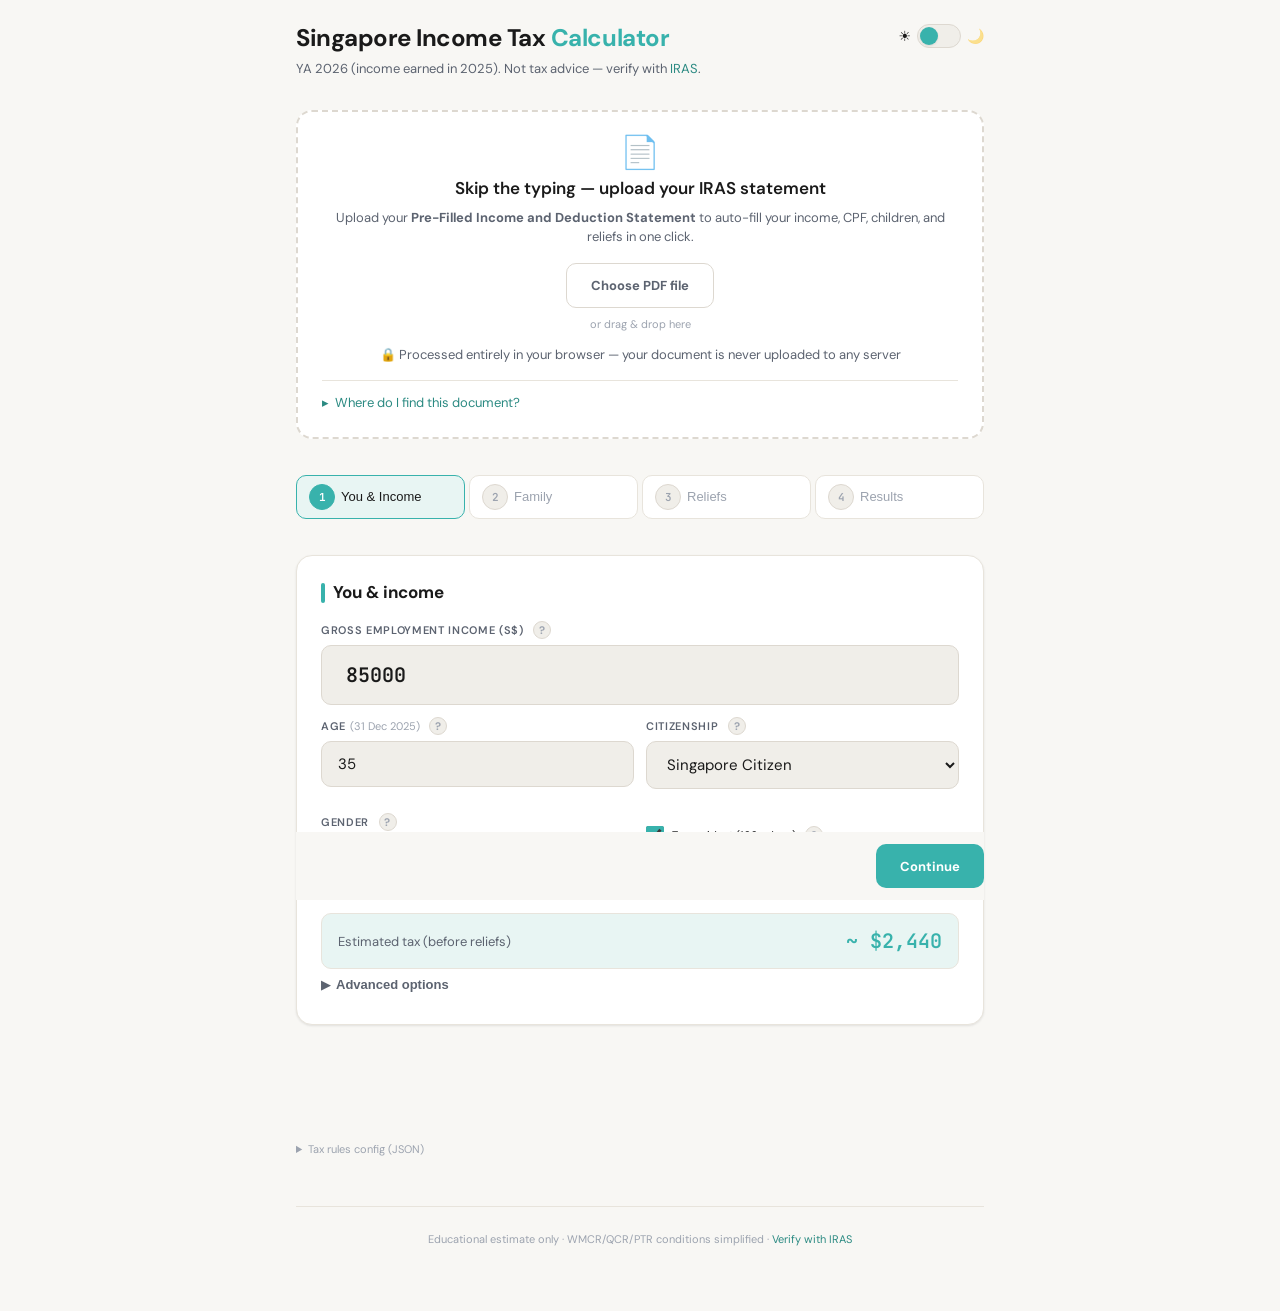
<file: sg-income-tax-calculator-v2.5.html>
<!DOCTYPE html>
<html lang="en" data-theme="light">
<head>
<meta charset="UTF-8">
<meta name="viewport" content="width=device-width, initial-scale=1.0">
<title>SG Income Tax Calculator · YA 2026</title>
<!-- GA4 -->
<script async src="https://www.googletagmanager.com/gtag/js?id=G-ELPM2185P7"></script>
<script>window.dataLayer=window.dataLayer||[];function gtag(){dataLayer.push(arguments);}gtag('js',new Date());gtag('config','G-ELPM2185P7');</script>
<!-- Microsoft Clarity -->
<script>(function(c,l,a,r,i,t,y){c[a]=c[a]||function(){(c[a].q=c[a].q||[]).push(arguments)};t=l.createElement(r);t.async=1;t.src="https://www.clarity.ms/tag/"+i;y=l.getElementsByTagName(r)[0];y.parentNode.insertBefore(t,y);})(window,document,"clarity","script","wl75letgzu");</script>
<link href="https://fonts.googleapis.com/css2?family=DM+Sans:ital,opsz,wght@0,9..40,400;0,9..40,500;0,9..40,600;0,9..40,700;1,9..40,400&family=JetBrains+Mono:wght@400;600&display=swap" rel="stylesheet">
<style>
/* ================================================================
   DESIGN TOKENS — Scandinavian philosophy
   ================================================================ */
:root {
  --color-bg-primary:#f8f7f4;--color-bg-secondary:#ffffff;--color-bg-tertiary:#f0eee9;--color-bg-inverse:#1c1e21;
  --color-text-primary:#1a1a1a;--color-text-secondary:#5c6370;--color-text-tertiary:#9ca3af;--color-text-inverse:#f0ede8;--color-text-link:#2b8a82;
  --color-border-primary:#ddd8d0;--color-border-secondary:#e8e4dc;--color-border-focus:#38b2ac;
  --color-accent-primary:#38b2ac;--color-accent-primary-hover:#2d9f99;--color-accent-primary-active:#268c87;--color-accent-secondary:#e8f5f3;
  --color-status-success:#38a169;--color-status-success-bg:#f0fff4;--color-status-warning:#d69e2e;--color-status-warning-bg:#fefcf0;--color-status-error:#e53e3e;--color-status-error-bg:#fff5f5;
  --space-1:2px;--space-2:4px;--space-3:6px;--space-4:8px;--space-5:12px;--space-6:16px;--space-7:24px;--space-8:32px;--space-9:48px;--space-10:64px;
  --font-body:'DM Sans',system-ui,sans-serif;--font-mono:'JetBrains Mono','SF Mono',Consolas,monospace;
  --fs-xs:0.6875rem;--fs-sm:0.8125rem;--fs-base:0.9375rem;--fs-md:1.0625rem;--fs-lg:1.25rem;--fs-xl:1.5rem;--fs-2xl:1.875rem;--fs-3xl:2.25rem;
  --fw-normal:400;--fw-medium:500;--fw-semi:600;--fw-bold:700;
  --lh-tight:1.2;--lh-normal:1.5;--lh-relaxed:1.7;
  --ls-tight:-0.02em;--ls-normal:0;--ls-wide:0.06em;
  --radius-sm:6px;--radius-md:10px;--radius-lg:16px;--radius-full:9999px;
  --shadow-sm:0 1px 3px rgba(0,0,0,.06),0 1px 2px rgba(0,0,0,.04);--shadow-md:0 4px 12px rgba(0,0,0,.06),0 2px 4px rgba(0,0,0,.04);--shadow-lg:0 12px 32px rgba(0,0,0,.08),0 4px 8px rgba(0,0,0,.04);--shadow-focus:0 0 0 3px rgba(56,178,172,.3);
  --dur-fast:150ms;--dur-normal:250ms;--dur-slow:400ms;
  --ease:cubic-bezier(.25,.1,.25,1);
  --max-w:720px;
}
[data-theme="dark"]{
  --color-bg-primary:#1a1c20;--color-bg-secondary:#232629;--color-bg-tertiary:#2c2f34;--color-bg-inverse:#f0ede8;
  --color-text-primary:#e8e4dc;--color-text-secondary:#a0a4ab;--color-text-tertiary:#6b7078;--color-text-inverse:#1a1a1a;--color-text-link:#4fd1c5;
  --color-border-primary:#3a3d42;--color-border-secondary:#2e3136;--color-border-focus:#4fd1c5;
  --color-accent-primary:#4fd1c5;--color-accent-primary-hover:#5dddd2;--color-accent-primary-active:#38b2ac;--color-accent-secondary:rgba(79,209,197,.12);
  --color-status-success:#68d391;--color-status-success-bg:rgba(104,211,145,.1);--color-status-warning:#f6ad55;--color-status-warning-bg:rgba(246,173,85,.1);--color-status-error:#fc8181;--color-status-error-bg:rgba(252,129,129,.1);
  --shadow-sm:0 1px 3px rgba(0,0,0,.2),0 1px 2px rgba(0,0,0,.15);--shadow-md:0 4px 12px rgba(0,0,0,.2),0 2px 4px rgba(0,0,0,.15);--shadow-lg:0 12px 32px rgba(0,0,0,.3),0 4px 8px rgba(0,0,0,.2);--shadow-focus:0 0 0 3px rgba(79,209,197,.35);
}
@media(prefers-color-scheme:dark){:root:not([data-theme="light"]){
  --color-bg-primary:#1a1c20;--color-bg-secondary:#232629;--color-bg-tertiary:#2c2f34;--color-bg-inverse:#f0ede8;
  --color-text-primary:#e8e4dc;--color-text-secondary:#a0a4ab;--color-text-tertiary:#6b7078;--color-text-inverse:#1a1a1a;--color-text-link:#4fd1c5;
  --color-border-primary:#3a3d42;--color-border-secondary:#2e3136;--color-border-focus:#4fd1c5;
  --color-accent-primary:#4fd1c5;--color-accent-primary-hover:#5dddd2;--color-accent-primary-active:#38b2ac;--color-accent-secondary:rgba(79,209,197,.12);
  --color-status-success:#68d391;--color-status-success-bg:rgba(104,211,145,.1);--color-status-warning:#f6ad55;--color-status-warning-bg:rgba(246,173,85,.1);--color-status-error:#fc8181;--color-status-error-bg:rgba(252,129,129,.1);
  --shadow-sm:0 1px 3px rgba(0,0,0,.2),0 1px 2px rgba(0,0,0,.15);--shadow-md:0 4px 12px rgba(0,0,0,.2),0 2px 4px rgba(0,0,0,.15);--shadow-lg:0 12px 32px rgba(0,0,0,.3),0 4px 8px rgba(0,0,0,.2);--shadow-focus:0 0 0 3px rgba(79,209,197,.35);
}}
@media(prefers-reduced-motion:reduce){:root{--dur-fast:0ms;--dur-normal:0ms;--dur-slow:0ms;}}

/* ================================================================
   BASE
   ================================================================ */
*,*::before,*::after{box-sizing:border-box;margin:0;padding:0}
body{font-family:var(--font-body);font-size:var(--fs-base);line-height:var(--lh-normal);color:var(--color-text-primary);background:var(--color-bg-primary);min-height:100vh;-webkit-font-smoothing:antialiased;transition:background var(--dur-normal) var(--ease),color var(--dur-normal) var(--ease)}
a{color:var(--color-text-link);text-decoration:none}
a:hover{text-decoration:underline}

.wrap{max-width:var(--max-w);margin:0 auto;padding:var(--space-7) var(--space-6) var(--space-10)}

/* ================================================================
   HEADER
   ================================================================ */
.header{display:flex;align-items:flex-start;justify-content:space-between;margin-bottom:var(--space-8);gap:var(--space-6)}
.header-left h1{font-size:var(--fs-xl);font-weight:var(--fw-bold);letter-spacing:var(--ls-tight);color:var(--color-text-primary);line-height:var(--lh-tight)}
.header-left h1 span{color:var(--color-accent-primary)}
.header-sub{font-size:var(--fs-sm);color:var(--color-text-secondary);margin-top:var(--space-3)}
.theme-switch{display:flex;align-items:center;gap:var(--space-3);flex-shrink:0}
.theme-switch .ts-icon{font-size:14px;line-height:1;opacity:.5;transition:opacity var(--dur-fast) var(--ease)}
.theme-switch .ts-icon.active{opacity:1}
.theme-switch input{display:none}
.theme-switch .ts-track{position:relative;width:44px;height:24px;background:var(--color-bg-tertiary);border:1px solid var(--color-border-primary);border-radius:var(--radius-full);cursor:pointer;transition:background var(--dur-fast) var(--ease)}
.theme-switch .ts-track:hover{border-color:var(--color-accent-primary)}
.theme-switch .ts-thumb{position:absolute;top:2px;left:2px;width:18px;height:18px;background:var(--color-accent-primary);border-radius:50%;transition:transform var(--dur-normal) var(--ease),background var(--dur-fast) var(--ease);box-shadow:var(--shadow-sm)}
.theme-switch input:checked+.ts-track .ts-thumb{transform:translateX(20px)}
.theme-switch input:focus-visible+.ts-track{box-shadow:var(--shadow-focus)}

/* ================================================================
   PROGRESS BAR
   ================================================================ */
.progress{display:flex;gap:var(--space-2);margin-bottom:var(--space-7);position:sticky;top:0;z-index:50;background:var(--color-bg-primary);padding:var(--space-5) 0;transition:background var(--dur-normal) var(--ease)}
.prog-step{flex:1;display:flex;align-items:center;gap:var(--space-3);cursor:pointer;padding:var(--space-4) var(--space-5);border-radius:var(--radius-md);border:1px solid var(--color-border-secondary);background:var(--color-bg-secondary);transition:all var(--dur-fast) var(--ease);font-size:var(--fs-sm);color:var(--color-text-tertiary)}
.prog-step:hover{border-color:var(--color-border-primary)}
.prog-step .num{width:26px;height:26px;border-radius:50%;display:flex;align-items:center;justify-content:center;font-family:var(--font-mono);font-size:var(--fs-xs);font-weight:var(--fw-semi);background:var(--color-bg-tertiary);border:1px solid var(--color-border-primary);flex-shrink:0;transition:all var(--dur-fast) var(--ease)}
.prog-step.active{border-color:var(--color-accent-primary);background:var(--color-accent-secondary);color:var(--color-text-primary)}
.prog-step.active .num{background:var(--color-accent-primary);color:#fff;border-color:var(--color-accent-primary)}
.prog-step.done{border-color:var(--color-accent-primary);color:var(--color-accent-primary)}
.prog-step.done .num{background:var(--color-accent-primary);color:#fff;border-color:var(--color-accent-primary)}
.prog-step .lbl{display:none}
@media(min-width:580px){.prog-step .lbl{display:inline}}

/* ================================================================
   CARD
   ================================================================ */
.card{background:var(--color-bg-secondary);border:1px solid var(--color-border-secondary);border-radius:var(--radius-lg);padding:var(--space-7);margin-bottom:var(--space-6);box-shadow:var(--shadow-sm);transition:background var(--dur-normal) var(--ease),border-color var(--dur-normal) var(--ease)}
.card h2{font-size:var(--fs-md);font-weight:var(--fw-bold);margin-bottom:var(--space-6);color:var(--color-text-primary);display:flex;align-items:center;gap:var(--space-4)}
.card h2::before{content:'';width:4px;height:20px;background:var(--color-accent-primary);border-radius:2px;flex-shrink:0}
.section-desc{font-size:var(--fs-sm);color:var(--color-text-secondary);margin-bottom:var(--space-6);line-height:var(--lh-relaxed)}
.section-heading{font-size:var(--fs-sm);font-weight:var(--fw-semi);color:var(--color-text-secondary);margin-bottom:var(--space-5)}

/* ================================================================
   FORMS
   ================================================================ */
.grid-2{display:grid;grid-template-columns:1fr;gap:var(--space-5)}
@media(min-width:560px){.grid-2{grid-template-columns:1fr 1fr}}
.field{margin-bottom:var(--space-5)}
.field:last-child{margin-bottom:0}
.field label{display:block;font-size:var(--fs-xs);font-weight:var(--fw-semi);text-transform:uppercase;letter-spacing:var(--ls-wide);color:var(--color-text-secondary);margin-bottom:var(--space-3)}
.field .hint{font-weight:var(--fw-normal);text-transform:none;letter-spacing:var(--ls-normal);font-size:var(--fs-xs);color:var(--color-text-tertiary)}
input[type="text"],input[type="number"],input[type="date"],select{width:100%;padding:var(--space-5) var(--space-6);border:1px solid var(--color-border-primary);border-radius:var(--radius-md);background:var(--color-bg-tertiary);color:var(--color-text-primary);font-family:var(--font-body);font-size:var(--fs-base);transition:border-color var(--dur-fast) var(--ease),box-shadow var(--dur-fast) var(--ease);min-height:44px}
input:focus,select:focus{outline:none;border-color:var(--color-border-focus);box-shadow:var(--shadow-focus)}
input[type="checkbox"]{width:18px;height:18px;accent-color:var(--color-accent-primary);cursor:pointer;flex-shrink:0}
.income-field input{font-family:var(--font-mono);font-size:var(--fs-lg);font-weight:var(--fw-semi);padding:var(--space-6) var(--space-7)}
.chk-row{display:flex;align-items:center;gap:var(--space-4);margin-bottom:var(--space-4);font-size:var(--fs-base);min-height:44px}
.chk-row label{margin:0;text-transform:none;font-weight:var(--fw-normal);color:var(--color-text-primary);letter-spacing:var(--ls-normal);cursor:pointer}

/* ================================================================
   SUB-BLOCKS (children, parents)
   ================================================================ */
.sub-block{border:1px solid var(--color-border-secondary);border-radius:var(--radius-md);padding:var(--space-6);margin-bottom:var(--space-5);background:var(--color-bg-primary);transition:background var(--dur-normal) var(--ease)}
.sub-block h3{font-size:var(--fs-sm);font-weight:var(--fw-semi);color:var(--color-accent-primary);margin-bottom:var(--space-5)}
.btn-add{display:inline-flex;align-items:center;gap:var(--space-3);font-family:var(--font-body);font-size:var(--fs-sm);font-weight:var(--fw-semi);padding:var(--space-4) var(--space-6);border-radius:var(--radius-md);border:1px dashed var(--color-border-primary);background:transparent;color:var(--color-text-secondary);cursor:pointer;transition:all var(--dur-fast) var(--ease);margin-top:var(--space-3)}
.btn-add:hover{border-color:var(--color-accent-primary);color:var(--color-accent-primary);background:var(--color-accent-secondary)}

/* ================================================================
   COLLAPSIBLE
   ================================================================ */
.collapsible-trigger{display:flex;align-items:center;gap:var(--space-3);cursor:pointer;font-size:var(--fs-sm);font-weight:var(--fw-semi);color:var(--color-text-secondary);padding:var(--space-4) 0;border:none;background:none;width:100%;text-align:left}
.collapsible-trigger:hover{color:var(--color-accent-primary)}
.collapsible-trigger .chevron{transition:transform var(--dur-fast) var(--ease);font-size:12px}
.collapsible-trigger.open .chevron{transform:rotate(90deg)}
.collapsible-body{overflow:hidden;max-height:0;transition:max-height var(--dur-slow) var(--ease);opacity:0}
.collapsible-body.open{max-height:800px;opacity:1;transition:max-height var(--dur-slow) var(--ease),opacity var(--dur-normal) var(--ease)}

/* ================================================================
   LIVE PREVIEW
   ================================================================ */
.live-preview{background:var(--color-accent-secondary);border:1px solid var(--color-border-secondary);border-radius:var(--radius-md);padding:var(--space-5) var(--space-6);margin-top:var(--space-6);display:flex;align-items:center;justify-content:space-between;gap:var(--space-4)}
.live-preview .lp-label{font-size:var(--fs-sm);color:var(--color-text-secondary)}
.live-preview .lp-value{font-family:var(--font-mono);font-size:var(--fs-lg);font-weight:var(--fw-semi);color:var(--color-accent-primary)}

/* ================================================================
   RELIEF CAP BAR
   ================================================================ */
.cap-bar-wrap{margin-bottom:var(--space-6)}
.cap-bar-header{display:flex;justify-content:space-between;font-size:var(--fs-xs);color:var(--color-text-secondary);margin-bottom:var(--space-3)}
.cap-bar{height:8px;background:var(--color-bg-tertiary);border-radius:var(--radius-full);overflow:hidden}
.cap-bar-fill{height:100%;border-radius:var(--radius-full);transition:width var(--dur-normal) var(--ease),background var(--dur-normal) var(--ease)}
.cap-bar-fill.ok{background:var(--color-status-success)}
.cap-bar-fill.warn{background:var(--color-status-warning)}
.cap-bar-fill.over{background:var(--color-status-error)}

/* ================================================================
   AUTO-RELIEF LIST
   ================================================================ */
.auto-reliefs{margin-bottom:var(--space-6)}
.auto-relief-item{display:flex;align-items:center;justify-content:space-between;padding:var(--space-4) var(--space-5);border-bottom:1px solid var(--color-border-secondary);font-size:var(--fs-sm)}
.auto-relief-item:last-child{border-bottom:none}
.auto-relief-item .ar-name{color:var(--color-text-secondary);display:flex;align-items:center;gap:var(--space-3)}
.auto-relief-item .ar-check{color:var(--color-status-success);font-size:14px}
.auto-relief-item .ar-val{font-family:var(--font-mono);font-weight:var(--fw-medium);color:var(--color-text-primary)}

/* ================================================================
   BUTTONS
   ================================================================ */
.nav-bar{display:flex;justify-content:space-between;align-items:center;margin-top:var(--space-7);gap:var(--space-4);position:sticky;bottom:0;background:var(--color-bg-primary);padding:var(--space-5) 0;z-index:40;transition:background var(--dur-normal) var(--ease)}
.btn{font-family:var(--font-body);font-size:var(--fs-sm);font-weight:var(--fw-bold);padding:var(--space-5) var(--space-7);border-radius:var(--radius-md);border:none;cursor:pointer;min-height:44px;transition:all var(--dur-fast) var(--ease)}
.btn:focus-visible{outline:none;box-shadow:var(--shadow-focus)}
.btn:active{transform:scale(.98)}
.btn:disabled{opacity:.4;cursor:not-allowed;pointer-events:none}
.btn-primary{background:var(--color-accent-primary);color:#fff}
.btn-primary:hover{background:var(--color-accent-primary-hover)}
.btn-ghost{background:transparent;color:var(--color-text-secondary);border:1px solid var(--color-border-primary)}
.btn-ghost:hover{border-color:var(--color-accent-primary);color:var(--color-accent-primary)}
.btn-copy{display:inline-flex;align-items:center;gap:var(--space-3);background:var(--color-bg-tertiary);border:1px solid var(--color-border-primary);color:var(--color-text-primary);font-family:var(--font-body);font-size:var(--fs-sm);font-weight:var(--fw-semi);padding:var(--space-5) var(--space-7);border-radius:var(--radius-md);cursor:pointer;min-height:44px;transition:all var(--dur-fast) var(--ease);width:100%;justify-content:center;margin-top:var(--space-6)}
.btn-copy:hover{border-color:var(--color-accent-primary);color:var(--color-accent-primary)}

/* ================================================================
   RESULTS
   ================================================================ */
.results-hero{text-align:center;padding:var(--space-8) var(--space-7);background:var(--color-bg-primary);border:1px solid var(--color-border-secondary);border-radius:var(--radius-lg);margin-bottom:var(--space-6)}
.results-hero .rh-label{font-size:var(--fs-sm);color:var(--color-text-secondary);text-transform:uppercase;letter-spacing:var(--ls-wide)}
.results-hero .rh-value{font-family:var(--font-mono);font-size:var(--fs-3xl);font-weight:var(--fw-bold);color:var(--color-text-primary);margin-top:var(--space-3);line-height:var(--lh-tight)}
.results-hero .rh-value.low{color:var(--color-status-success)}
.results-hero .rh-sub{font-size:var(--fs-xs);color:var(--color-text-tertiary);margin-top:var(--space-3)}

.table-wrap{overflow-x:auto;margin:var(--space-5) 0}
table{width:100%;border-collapse:collapse;font-size:var(--fs-sm)}
th,td{padding:var(--space-4) var(--space-5);text-align:left;border-bottom:1px solid var(--color-border-secondary)}
th{color:var(--color-text-tertiary);font-weight:var(--fw-semi);font-size:var(--fs-xs);text-transform:uppercase;letter-spacing:var(--ls-wide)}
td.num{font-family:var(--font-mono);text-align:right}
tr.partial td{color:var(--color-status-warning)}
tr.summary-row td{border-top:2px solid var(--color-border-primary);font-weight:var(--fw-semi)}

/* ================================================================
   OPTIMIZATION CARDS
   ================================================================ */
.opt-cards{display:grid;gap:var(--space-5);margin-top:var(--space-6)}
.opt-card{background:var(--color-status-warning-bg);border:1px solid var(--color-status-warning);border-radius:var(--radius-md);padding:var(--space-6)}
.opt-card.cap-warn{background:var(--color-status-error-bg);border-color:var(--color-status-error)}
.opt-card h4{font-size:var(--fs-sm);font-weight:var(--fw-bold);color:var(--color-status-warning);margin-bottom:var(--space-3);display:flex;align-items:center;gap:var(--space-3)}
.opt-card.cap-warn h4{color:var(--color-status-error)}
.opt-card p{font-size:var(--fs-sm);color:var(--color-text-primary);line-height:var(--lh-relaxed)}

.compare-grid{display:grid;grid-template-columns:repeat(3,1fr);gap:var(--space-4);margin-top:var(--space-5)}
@media(max-width:559px){.compare-grid{grid-template-columns:1fr}}
@media(max-width:559px){input[type="text"],input[type="number"],input[type="date"],select{font-size:16px}}
.compare-card{background:var(--color-bg-primary);border:1px solid var(--color-border-secondary);border-radius:var(--radius-md);padding:var(--space-5);text-align:center}
.compare-card h4{font-size:var(--fs-xs);color:var(--color-text-tertiary);margin-bottom:var(--space-3);text-transform:uppercase;letter-spacing:var(--ls-wide)}
.compare-card .cv{font-family:var(--font-mono);font-size:var(--fs-lg);font-weight:var(--fw-semi);color:var(--color-accent-primary)}
.compare-card.best{border-color:var(--color-accent-primary);background:var(--color-accent-secondary)}

/* ================================================================
   TOAST
   ================================================================ */
.toast{position:fixed;bottom:var(--space-9);left:50%;transform:translateX(-50%) translateY(20px);background:var(--color-bg-inverse);color:var(--color-text-inverse);padding:var(--space-5) var(--space-7);border-radius:var(--radius-md);font-size:var(--fs-sm);font-weight:var(--fw-semi);box-shadow:var(--shadow-lg);opacity:0;transition:opacity var(--dur-fast) var(--ease),transform var(--dur-fast) var(--ease);pointer-events:none;z-index:100}
.toast.show{opacity:1;transform:translateX(-50%) translateY(0)}

/* ================================================================
   TOOLTIPS
   ================================================================ */
.tip-wrap{position:relative;display:inline-flex;align-items:center;margin-left:var(--space-3)}
.tip-icon{width:18px;height:18px;border-radius:50%;background:var(--color-bg-tertiary);border:1px solid var(--color-border-primary);color:var(--color-text-tertiary);font-size:var(--fs-xs);font-weight:var(--fw-bold);display:inline-flex;align-items:center;justify-content:center;cursor:help;transition:all var(--dur-fast) var(--ease);font-style:normal;line-height:1;flex-shrink:0}
.tip-icon:hover,.tip-icon:focus{background:var(--color-accent-secondary);border-color:var(--color-accent-primary);color:var(--color-accent-primary)}
.tip-bubble{position:absolute;bottom:calc(100% + 8px);left:50%;transform:translateX(-50%);background:var(--color-bg-inverse);color:var(--color-text-inverse);font-size:var(--fs-xs);font-weight:var(--fw-normal);line-height:var(--lh-relaxed);padding:var(--space-5) var(--space-6);border-radius:var(--radius-md);box-shadow:var(--shadow-lg);width:260px;opacity:0;pointer-events:none;transition:opacity var(--dur-fast) var(--ease);z-index:60;text-transform:none;letter-spacing:var(--ls-normal)}
.tip-bubble::after{content:'';position:absolute;top:100%;left:50%;transform:translateX(-50%);border:6px solid transparent;border-top-color:var(--color-bg-inverse)}
.tip-wrap:hover .tip-bubble,.tip-icon:focus+.tip-bubble{opacity:1;pointer-events:auto}
@media(max-width:559px){.tip-bubble{left:auto;right:-8px;transform:none}.tip-bubble::after{left:auto;right:16px;transform:none}}

/* ================================================================
   CATEGORIZED TABLE
   ================================================================ */
.cat-header td{background:var(--color-bg-tertiary);font-weight:var(--fw-semi);font-size:var(--fs-xs);text-transform:uppercase;letter-spacing:var(--ls-wide);color:var(--color-text-secondary);border-bottom:1px solid var(--color-border-primary)}
.cat-subtotal td{font-weight:var(--fw-semi);color:var(--color-text-secondary);font-size:var(--fs-xs);border-bottom:2px solid var(--color-border-secondary)}
.eff-rate{font-size:var(--fs-xs);color:var(--color-text-tertiary);margin-top:var(--space-2)}

/* ================================================================
   UTILITY
   ================================================================ */
.hidden{display:none!important}
.divider{border:none;border-top:1px solid var(--color-border-secondary);margin:var(--space-6) 0}
.config-note{font-family:var(--font-mono);font-size:10px;color:var(--color-text-tertiary);white-space:pre-wrap;max-height:120px;overflow-y:auto;padding:var(--space-5);background:var(--color-bg-tertiary);border-radius:var(--radius-md);border:1px solid var(--color-border-secondary);margin-top:var(--space-4)}
footer{text-align:center;font-size:var(--fs-xs);color:var(--color-text-tertiary);margin-top:var(--space-9);padding-top:var(--space-7);border-top:1px solid var(--color-border-secondary)}
footer a{color:var(--color-text-link)}

/* ================================================================
   PRINT
   ================================================================ */
/* ================================================================
   PDF UPLOAD ZONE
   ================================================================ */
.upload-zone{border:2px dashed var(--color-border-primary);border-radius:var(--radius-lg);padding:var(--space-7);text-align:center;margin-bottom:var(--space-7);transition:border-color var(--dur-fast) var(--ease),background var(--dur-fast) var(--ease);background:var(--color-bg-secondary);}
.upload-zone.drag-over{border-color:var(--color-accent-primary);background:var(--color-accent-secondary);}
.upload-zone.filled{border-style:solid;border-color:var(--color-status-success);background:var(--color-status-success-bg);}
.upload-zone.error{border-color:var(--color-status-error);}
.upload-icon-lg{font-size:2rem;margin-bottom:var(--space-4);line-height:1;}
.upload-cta h3{font-size:var(--fs-md);font-weight:var(--fw-semi);margin-bottom:var(--space-3);}
.upload-cta>p{font-size:var(--fs-sm);color:var(--color-text-secondary);margin-bottom:var(--space-6);}
.upload-or{font-size:var(--fs-xs);color:var(--color-text-tertiary);margin:var(--space-4) 0;}
.upload-privacy{font-size:var(--fs-xs);color:var(--color-text-tertiary);margin-top:var(--space-5);}
.upload-label{cursor:pointer;display:inline-flex;}
.upload-loading{font-size:var(--fs-sm);color:var(--color-text-secondary);padding:var(--space-4);}
.upload-success-inner{text-align:center;}
.upload-success-inner h4{font-size:var(--fs-md);font-weight:var(--fw-semi);color:var(--color-status-success);margin-bottom:var(--space-3);}
.upload-success-inner .upload-ya{font-size:var(--fs-xs);color:var(--color-text-tertiary);margin-bottom:var(--space-5);}
.prefill-list{list-style:none;text-align:left;margin:0 auto var(--space-5);max-width:340px;border:1px solid var(--color-border-secondary);border-radius:var(--radius-md);overflow:hidden;}
.prefill-list li{display:flex;justify-content:space-between;align-items:center;font-size:var(--fs-sm);padding:var(--space-4) var(--space-5);background:var(--color-bg-secondary);border-bottom:1px solid var(--color-border-secondary);}
.prefill-list li:last-child{border-bottom:none;}
.prefill-key{color:var(--color-text-secondary);}
.prefill-val{font-weight:var(--fw-semi);font-family:var(--font-mono);font-size:var(--fs-xs);color:var(--color-accent-primary);}
.prefill-warn{font-size:var(--fs-xs);color:var(--color-status-warning);margin-bottom:var(--space-3);padding:var(--space-3) var(--space-4);background:var(--color-status-warning-bg);border-radius:var(--radius-sm);}
.prefill-note{font-size:var(--fs-xs);color:var(--color-text-tertiary);}
.upload-reupload{font-size:var(--fs-xs);color:var(--color-text-link);cursor:pointer;margin-top:var(--space-4);display:inline-block;}
.upload-reupload:hover{text-decoration:underline;}
.upload-error-inner{color:var(--color-status-error);font-size:var(--fs-sm);padding:var(--space-4);}
.upload-error-inner p{margin-bottom:var(--space-4);}
/* Where to find section */
.where-help{margin-top:var(--space-6);text-align:left;border-top:1px solid var(--color-border-secondary);padding-top:var(--space-5);}
.where-help summary{cursor:pointer;font-size:var(--fs-sm);color:var(--color-text-link);list-style:none;display:flex;align-items:center;gap:var(--space-3);}
.where-help summary::-webkit-details-marker{display:none;}
.where-help summary::before{content:'▸';transition:transform var(--dur-fast) var(--ease);}
.where-help[open] summary::before{transform:rotate(90deg);}
.where-help-body{margin-top:var(--space-5);display:grid;grid-template-columns:1fr 1fr;gap:var(--space-6);align-items:start;}
@media(max-width:559px){.where-help-body{grid-template-columns:1fr;}}
.where-steps{font-size:var(--fs-sm);color:var(--color-text-secondary);}
.where-steps p{margin-bottom:var(--space-3);font-weight:var(--fw-semi);color:var(--color-text-primary);}
.where-steps ol{margin-left:var(--space-6);line-height:var(--lh-relaxed);}
.where-steps li strong{color:var(--color-text-primary);}
/* Mini document mockup */
.doc-mockup{border:1px solid var(--color-border-primary);border-radius:var(--radius-md);overflow:hidden;font-size:10px;background:var(--color-bg-secondary);box-shadow:var(--shadow-sm);}
.doc-mockup-bar{background:var(--color-bg-tertiary);padding:6px 10px;border-bottom:1px solid var(--color-border-secondary);display:flex;align-items:center;gap:6px;}
.doc-mockup-bar span{font-size:9px;font-weight:600;color:var(--color-text-secondary);letter-spacing:.04em;}
.doc-mockup-body{padding:10px;}
.doc-mockup-title{font-weight:700;font-size:9px;color:var(--color-text-primary);margin-bottom:2px;}
.doc-mockup-sub{font-size:8px;color:var(--color-text-tertiary);margin-bottom:8px;}
.doc-mockup-row{display:flex;justify-content:space-between;padding:2px 0;border-bottom:1px solid var(--color-border-secondary);}
.doc-mockup-row:last-child{border:none;}
.doc-mockup-row.section{background:var(--color-bg-tertiary);margin:4px -10px;padding:2px 10px;font-weight:600;}
.doc-mockup-row.indent{padding-left:12px;}
.doc-lbl{color:var(--color-text-secondary);}
.doc-val{font-family:var(--font-mono);font-weight:600;color:var(--color-text-primary);}
.doc-redact{display:inline-block;background:var(--color-border-primary);color:transparent;border-radius:2px;user-select:none;height:8px;width:60px;vertical-align:middle;}

@media print{
  .progress,.nav-bar,.theme-toggle,.btn-copy,.btn-add,.collapsible-trigger,footer,details{display:none!important}
  body{background:#fff;color:#000;font-size:11pt}
  .card{box-shadow:none;border:1px solid #ddd;break-inside:avoid}
  .step-panel{display:block!important}
  .results-hero{border:2px solid #000}
  .results-hero .rh-value{color:#000}
  .hidden{display:block!important}
}
</style>
</head>
<body>
<main class="wrap">
  <header class="header">
    <div class="header-left">
      <h1>Singapore Income Tax <span>Calculator</span></h1>
      <p class="header-sub">YA 2026 (income earned in 2025). Not tax advice — verify with <a href="https://www.iras.gov.sg" target="_blank" rel="noopener">IRAS</a>.</p>
    </div>
    <label class="theme-switch" title="Toggle light/dark mode">
      <span class="ts-icon ts-sun" aria-hidden="true">☀️</span>
      <input type="checkbox" id="themeToggle" aria-label="Toggle dark mode">
      <span class="ts-track"><span class="ts-thumb"></span></span>
      <span class="ts-icon ts-moon" aria-hidden="true">🌙</span>
    </label>
  </header>

  <!-- ============ PDF PRE-FILL ZONE ============ -->
  <div class="upload-zone" id="uploadZone">

    <!-- Default / CTA state -->
    <div id="uploadCTA" class="upload-cta">
      <div class="upload-icon-lg">📄</div>
      <h3>Skip the typing — upload your IRAS statement</h3>
      <p>Upload your <strong>Pre-Filled Income and Deduction Statement</strong> to auto-fill your income, CPF, children, and reliefs in one click.</p>
      <label class="btn btn-ghost upload-label">
        <input type="file" id="pdfUpload" accept=".pdf" hidden>
        Choose PDF file
      </label>
      <div class="upload-or">or drag &amp; drop here</div>
      <p class="upload-privacy">🔒 Processed entirely in your browser — your document is never uploaded to any server</p>

      <details class="where-help">
        <summary>Where do I find this document?</summary>
        <div class="where-help-body">
          <div class="where-steps">
            <p>Download from myTax Portal:</p>
            <ol>
              <li>Log in at <a href="https://mytax.iras.gov.sg" target="_blank" rel="noopener">mytax.iras.gov.sg</a> with Singpass</li>
              <li>Go to <strong>View Notices</strong> → <strong>Individual</strong></li>
              <li>Look for the document titled <strong>"Pre-Filled Income and Deduction Statement"</strong></li>
              <li>Download the PDF and upload it here</li>
            </ol>
          </div>
          <!-- Mini IRAS document mockup -->
          <div class="doc-mockup" aria-hidden="true">
            <div class="doc-mockup-bar">
              <span>IRAS</span>
              <span style="flex:1;color:var(--color-text-tertiary)">mytax.iras.gov.sg</span>
            </div>
            <div class="doc-mockup-body">
              <div class="doc-mockup-title">Pre-Filled Income and Deduction Statement</div>
              <div class="doc-mockup-sub">Year of Assessment: YA 20XX &nbsp;·&nbsp; Tax Ref: <span class="doc-redact">S9XXXXXXX</span></div>
              <div class="doc-mockup-row section"><span class="doc-lbl">Employment Income and Expenses</span><span class="doc-val">S$ ██,███</span></div>
              <div class="doc-mockup-row indent"><span class="doc-lbl"><span class="doc-redact" style="width:80px"></span></span><span class="doc-val">██,███</span></div>
              <div class="doc-mockup-row indent" style="padding-left:20px"><span class="doc-lbl">Salary</span><span class="doc-val">██,███</span></div>
              <div class="doc-mockup-row indent" style="padding-left:20px"><span class="doc-lbl">Bonus</span><span class="doc-val">█,███</span></div>
              <div class="doc-mockup-row section"><span class="doc-lbl">Deductions, Tax Reliefs and Rebates</span><span class="doc-val">S$ ██,███</span></div>
              <div class="doc-mockup-row indent"><span class="doc-lbl">Total Donations</span><span class="doc-val">██</span></div>
              <div class="doc-mockup-row indent"><span class="doc-lbl">Total Reliefs</span><span class="doc-val">S$ ██,███</span></div>
              <div class="doc-mockup-row indent" style="padding-left:20px"><span class="doc-lbl">Earned Income Relief</span><span class="doc-val">█,███</span></div>
              <div class="doc-mockup-row indent" style="padding-left:20px"><span class="doc-lbl">Child Relief</span><span class="doc-val">██,███</span></div>
              <div class="doc-mockup-row indent" style="padding-left:20px"><span class="doc-lbl">CPF / Provident Fund Relief</span><span class="doc-val">██,███</span></div>
              <div class="doc-mockup-row indent" style="padding-left:20px"><span class="doc-lbl">CPF Cash Top-up</span><span class="doc-val">█,███</span></div>
            </div>
          </div>
        </div>
      </details>
    </div>

    <!-- Loading state -->
    <div id="uploadLoading" class="upload-loading hidden">⏳ Reading your PDF…</div>

    <!-- Success state -->
    <div id="uploadSuccess" class="upload-success-inner hidden">
      <h4>✓ Pre-filled successfully</h4>
      <div id="uploadYA" class="upload-ya"></div>
      <div id="uploadSuccessBody"></div>
      <span class="upload-reupload" id="uploadReupload">Re-upload a different file</span>
    </div>

    <!-- Error state -->
    <div id="uploadError" class="upload-error-inner hidden">
      <p id="uploadErrorMsg"></p>
      <button type="button" class="btn btn-ghost" id="uploadRetry" style="font-size:var(--fs-sm)">Try again</button>
    </div>

  </div>

  <nav class="progress" id="progressBar" aria-label="Step progress"></nav>

  <!-- ============ STEP 0: YOU & INCOME ============ -->
  <section class="card step-panel" data-step="0">
    <h2>You &amp; income</h2>
    <div class="field income-field">
      <label>Gross employment income (S$) <span class="tip-wrap"><i class="tip-icon" tabindex="0">?</i><span class="tip-bubble">Your total salary, bonus, and benefits-in-kind before CPF deductions. This is the amount on your IR8A form from your employer.</span></span></label>
      <input type="number" id="incomeYou" min="0" step="100" value="85000" placeholder="0">
    </div>
    <div class="grid-2">
      <div class="field">
        <label>Age <span class="hint">(31 Dec 2025)</span> <span class="tip-wrap"><i class="tip-icon" tabindex="0">?</i><span class="tip-bubble">Your age as of 31 Dec of the basis year (2025). Affects Earned Income Relief tiers: under 55 ($1,000), 55–59 ($6,000), 60+ ($8,000). Also affects CPF contribution rates.</span></span></label>
        <input type="number" id="ageYou" min="16" max="120" value="35">
      </div>
      <div class="field">
        <label>Citizenship <span class="tip-wrap"><i class="tip-icon" tabindex="0">?</i><span class="tip-bubble">Affects CPF rates (foreigners get no CPF relief), SRS cap ($15,300 for SC/SPR, $35,700 for foreigners), and non-resident tax treatment.</span></span></label>
        <select id="citizenYou">
          <option value="SC">Singapore Citizen</option>
          <option value="SPR">Permanent Resident</option>
          <option value="FR">Foreigner</option>
        </select>
      </div>
      <div class="field">
        <label>Gender <span class="tip-wrap"><i class="tip-icon" tabindex="0">?</i><span class="tip-bubble">Used to determine Working Mother's Child Relief (WMCR) eligibility — only available to married working mothers.</span></span></label>
        <select id="genderYou"><option value="M">Male</option><option value="F">Female</option></select>
      </div>
      <div class="field">
        <div class="chk-row">
          <input type="checkbox" id="taxResident" checked>
          <label for="taxResident">Tax resident (183+ days) <span class="tip-wrap"><i class="tip-icon" tabindex="0">?</i><span class="tip-bubble">You're a tax resident if you stayed/worked in Singapore for 183+ days in 2025. Non-residents are taxed at a flat 15% or progressive rates (whichever is higher), with no personal reliefs.</span></span></label>
        </div>
      </div>
    </div>
    <div class="live-preview" id="livePreview">
      <span class="lp-label">Estimated tax (before reliefs)</span>
      <span class="lp-value" id="liveEstimate">—</span>
    </div>
    <button class="collapsible-trigger" type="button"><span class="chevron">▶</span> Advanced options</button>
    <div class="collapsible-body" id="advancedOpts">
      <div class="grid-2" style="padding-top:var(--space-5)">
        <div class="chk-row"><input type="checkbox" id="disabledYou"><label for="disabledYou">Earned Income Relief (disability) <span class="tip-wrap"><i class="tip-icon" tabindex="0">?</i><span class="tip-bubble">Higher EIR for persons with a disability: under 55 ($4,000), 55–59 ($10,000), 60+ ($12,000). You must have earned income to qualify.</span></span></label></div>
        <div class="field"><label>Override CPF relief (S$) <span class="tip-wrap"><i class="tip-icon" tabindex="0">?</i><span class="tip-bubble">By default, we estimate your CPF employee contribution from salary × age-based rate. Enter your actual amount here if it differs (e.g. due to additional wages or employer top-ups).</span></span></label><input type="number" id="cpfYouOverride" min="0" step="100" placeholder="Leave blank to auto-estimate"></div>
      </div>
    </div>
  </section>

  <!-- ============ STEP 1: FAMILY ============ -->
  <section class="card step-panel hidden" data-step="1">
    <h2>Family &amp; dependants</h2>
    <div class="chk-row" style="margin-bottom:var(--space-6)">
      <input type="checkbox" id="married">
      <label for="married" style="font-weight:var(--fw-semi)">I am married</label>
    </div>
    <div id="spouseSection" class="hidden">
      <h3 class="section-heading">Spouse</h3>
      <div class="grid-2">
        <div class="field"><label>Spouse annual income (S$) <span class="tip-wrap"><i class="tip-icon" tabindex="0">?</i><span class="tip-bubble">Your spouse's total income from all sources (employment, trade, rent). If ≤$8,000, you qualify for Spouse Relief ($2,000). This is used for eligibility, not for calculating your spouse's tax.</span></span></label><input type="number" id="spouseIncome" min="0" step="100" value="0"></div>
        <div class="field"><label>Spouse age</label><input type="number" id="spouseAge" min="16" max="120" value="35"></div>
      </div>
      <div class="chk-row"><input type="checkbox" id="spouseDisabled"><label for="spouseDisabled">Spouse disability (relief tier) <span class="tip-wrap"><i class="tip-icon" tabindex="0">?</i><span class="tip-bubble">If your spouse has a disability, Spouse Relief increases from $2,000 to $5,500.</span></span></label></div>
      <div class="chk-row"><input type="checkbox" id="husbandNSmanEligible"><label for="husbandNSmanEligible">Husband eligible for NSman (Self) relief <span class="tip-wrap"><i class="tip-icon" tabindex="0">?</i><span class="tip-bubble">If the husband is an NSman, the wife (SC only) can claim NSman Wife Relief of $750. Check this if the husband qualifies for any NSman Self relief tier.</span></span></label></div>
      <div class="grid-2" style="margin-top:var(--space-5)">
        <div class="field"><label>Spouse employment income (S$) <span class="tip-wrap"><i class="tip-icon" tabindex="0">?</i><span class="tip-bubble">Enter your spouse's employment income to run a side-by-side tax comparison and find the optimal relief allocation between you.</span></span></label><input type="number" id="incomeSpouse" min="0" step="100" value="0"></div>
        <div class="field"><label>Spouse SRS (S$) <span class="tip-wrap"><i class="tip-icon" tabindex="0">?</i><span class="tip-bubble">Your spouse's SRS contribution for the comparison calculation. Same caps apply: $15,300 for SC/SPR, $35,700 for foreigners.</span></span></label><input type="number" id="srsSpouse" min="0" step="100" value="0"></div>
      </div>
      <button class="collapsible-trigger" type="button"><span class="chevron">▶</span> Spouse advanced</button>
      <div class="collapsible-body">
        <div class="grid-2" style="padding-top:var(--space-5)">
          <div class="field"><label>Spouse CPF override (S$)</label><input type="number" id="cpfSpouseOverride" min="0" step="100" placeholder="Auto if blank"></div>
          <div class="chk-row"><input type="checkbox" id="disabledSpousePerson"><label for="disabledSpousePerson">Spouse: Earned Income (disability)</label></div>
        </div>
      </div>
      <hr class="divider">
    </div>

    <h3 class="section-heading">Children</h3>
    <p class="section-desc">Qualifying children: unmarried, under 16, or student under 25, or serving full-time NS.</p>
    <div id="childrenContainer"></div>
    <button type="button" class="btn-add" id="addChild">+ Add child</button>

    <hr class="divider">
    <h3 class="section-heading">Parents / grandparents <span class="hint">(max 2 dependants)</span></h3>
    <div id="parentsContainer"></div>
    <button type="button" class="btn-add" id="addParent">+ Add dependant</button>

    <hr class="divider">
    <div id="sharingControls" class="hidden">
      <h3 class="section-heading">Relief sharing with spouse</h3>
      <div class="grid-2">
        <div class="field"><label>Your QCR share (%) <span class="tip-wrap"><i class="tip-icon" tabindex="0">?</i><span class="tip-bubble">Qualifying Child Relief can be split between spouses. 100% = you claim all. 50% = split equally. The optimizer on the Results tab will suggest the best split.</span></span></label><input type="number" id="qcrShareYou" min="0" max="100" value="50" step="5"></div>
        <div class="field"><label>Your PTR share (%) <span class="tip-wrap"><i class="tip-icon" tabindex="0">?</i><span class="tip-bubble">Parenthood Tax Rebate is a tax rebate (not relief) of $5k/$10k/$20k per child (SC only). It can be shared between spouses in any proportion.</span></span></label><input type="number" id="ptrShareYou" min="0" max="100" value="50" step="5"></div>
        <div class="field"><label>Your Parent Relief share (%) <span class="tip-wrap"><i class="tip-icon" tabindex="0">?</i><span class="tip-bubble">Parent/Grandparent Relief can be shared with siblings or spouse. 100% = you claim the full amount. Only one person can claim each parent.</span></span></label><input type="number" id="parentShareYou" min="0" max="100" value="100" step="5"></div>
      </div>
    </div>
    <div id="gcrWrap" class="hidden">
      <div class="chk-row"><input type="checkbox" id="gcrEligible"><label for="gcrEligible">Grandparent Caregiver Relief ($3,000) <span class="tip-wrap"><i class="tip-icon" tabindex="0">?</i><span class="tip-bubble">For married working mothers whose parent/grandparent/in-law cares for their child (aged 12 or under). $3,000 relief. Only one married couple can claim per household.</span></span></label></div>
    </div>
  </section>

  <!-- ============ STEP 2: RELIEFS ============ -->
  <section class="card step-panel hidden" data-step="2">
    <h2>Reliefs &amp; contributions</h2>
    <div class="cap-bar-wrap" id="capBarWrap">
      <div class="cap-bar-header"><span>Total reliefs</span><span id="capBarLabel">$0 / $80,000</span></div>
      <div class="cap-bar"><div class="cap-bar-fill ok" id="capBarFill" style="width:0%"></div></div>
    </div>
    <h3 class="section-heading" style="margin-bottom:var(--space-4)">Auto-granted (from your profile)</h3>
    <div class="auto-reliefs" id="autoReliefs"></div>
    <hr class="divider">
    <h3 class="section-heading">Voluntary contributions</h3>
    <div class="grid-2">
      <div class="field"><label>SRS contribution (S$) <span class="tip-wrap"><i class="tip-icon" tabindex="0">?</i><span class="tip-bubble">Supplementary Retirement Scheme — voluntary savings for retirement. Contributions are tax-deductible. Cap: $15,300/yr for SC/SPR, $35,700 for foreigners. Withdrawals taxed at 50% when eligible.</span></span></label><input type="number" id="srsYou" min="0" step="100" value="0"></div>
      <div class="field"><label>CPF cash top-up — self (S$) <span class="tip-wrap"><i class="tip-icon" tabindex="0">?</i><span class="tip-bubble">Voluntary cash top-ups to your own CPF Special Account (SA) or Retirement Account (RA). Tax relief capped at $8,000/yr. Must be a cash top-up (not a transfer from OA).</span></span></label><input type="number" id="cpfTopupSelf" min="0" step="100" value="0"></div>
      <div class="field"><label>CPF cash top-up — family (S$) <span class="tip-wrap"><i class="tip-icon" tabindex="0">?</i><span class="tip-bubble">Cash top-ups to your spouse, siblings, parents, or grandparents' CPF SA/RA. Separate $8,000/yr cap on top of the self top-up cap.</span></span></label><input type="number" id="cpfTopupFamily" min="0" step="100" value="0"></div>
      <div class="field"><label>Life insurance relief (S$) <span class="tip-wrap"><i class="tip-icon" tabindex="0">?</i><span class="tip-bubble">Premiums paid on life insurance policies. Capped at $5,000. Only claimable if your CPF contributions are less than $5,000 (i.e. most employed people won't benefit from this).</span></span></label><input type="number" id="lifeIns" min="0" step="100" value="0"></div>
    </div>
    <hr class="divider">
    <h3 class="section-heading">Donations</h3>
    <div class="grid-2">
      <div class="field"><label>Donations to approved IPCs (S$) <span class="tip-wrap"><i class="tip-icon" tabindex="0">?</i><span class="tip-bubble">Cash donations to approved Institutions of a Public Character (IPCs) qualify for 250% tax deduction — i.e. a $1,000 donation gives you $2,500 in tax deductions. No cap. Donations are deducted from income separately from the $80k relief cap.</span></span></label><input type="number" id="donations" min="0" step="100" value="0"></div>
    </div>
    <hr class="divider">
    <h3 class="section-heading">Other reliefs</h3>
    <div class="grid-2">
      <div class="field"><label>NSman (self) tier <span class="tip-wrap"><i class="tip-icon" tabindex="0">?</i><span class="tip-bubble">National Service relief for eligible NSmen. Key appointment holders: $5,000. Active NSmen: $3,000. Other NSmen (completed NS): $1,500. Must have performed NS duties in the basis year.</span></span></label>
        <select id="nsmanSelf"><option value="0">Not claiming</option><option value="1500" selected>Other — $1,500</option><option value="3000">Active — $3,000</option><option value="5000">Key appointment — $5,000</option></select>
      </div>
      <div class="chk-row"><input type="checkbox" id="nsmanParent"><label for="nsmanParent">NSman Parent relief ($750) <span class="tip-wrap"><i class="tip-icon" tabindex="0">?</i><span class="tip-bubble">Parents of NSmen can claim $750 each. Both parents can claim. The NSman son must be eligible for NSman Self relief.</span></span></label></div>
      <div class="chk-row"><input type="checkbox" id="siblingDisability"><label for="siblingDisability">Sibling disability relief ($5,500) <span class="tip-wrap"><i class="tip-icon" tabindex="0">?</i><span class="tip-bubble">For maintaining a sibling with a physical or mental disability. $5,500 relief. The sibling must not be claimed by anyone else as a dependant.</span></span></label></div>
    </div>
  </section>

  <!-- ============ STEP 3: RESULTS ============ -->
  <section class="card step-panel hidden" data-step="3">
    <h2>Results &amp; optimizer</h2>
    <div class="results-hero">
      <div class="rh-label">Estimated net tax payable</div>
      <div class="rh-value" id="netTaxYou">—</div>
      <div class="rh-sub">YA 2026 · Tax resident estimate</div>
    </div>
    <div class="table-wrap"><table id="reliefTableYou"><thead><tr><th>Item</th><th style="text-align:right">S$</th></tr></thead><tbody></tbody></table></div>
    <div id="spouseResultsBlock" class="hidden">
      <hr class="divider">
      <h3 class="section-heading" style="margin:var(--space-6) 0 var(--space-4)">Spouse</h3>
      <div class="results-hero" style="padding:var(--space-6)">
        <div class="rh-label">Spouse net tax</div>
        <div class="rh-value" id="netTaxSpouse" style="font-size:var(--fs-xl)">—</div>
      </div>
      <div class="table-wrap"><table id="reliefTableSpouse"><thead><tr><th>Item</th><th style="text-align:right">S$</th></tr></thead><tbody></tbody></table></div>
    </div>
    <div id="compareBlock" class="hidden">
      <hr class="divider">
      <h3 class="section-heading" style="margin-bottom:var(--space-4)">Household comparison — QCR split</h3>
      <div class="compare-grid" id="compareGrid"></div>
    </div>
    <div id="optCards" class="opt-cards hidden"></div>
    <button type="button" class="btn-copy" id="btnCopy" aria-label="Copy tax summary to clipboard">📋 Copy summary</button>
  </section>

  <div class="nav-bar">
    <button type="button" class="btn btn-ghost" id="btnBack">Back</button>
    <button type="button" class="btn btn-primary" id="btnNext">Continue</button>
  </div>

  <details style="margin-top:var(--space-7)">
    <summary style="cursor:pointer;color:var(--color-text-tertiary);font-size:var(--fs-xs)">Tax rules config (JSON)</summary>
    <pre class="config-note" id="configPreview"></pre>
  </details>

  <footer>Educational estimate only · WMCR/QCR/PTR conditions simplified · <a href="https://www.iras.gov.sg/taxes/individual-income-tax" target="_blank" rel="noopener">Verify with IRAS</a></footer>
</main>

<div class="toast" id="toast">Copied to clipboard</div>

<script>
(function(){
'use strict';

function track(event,params){try{if(typeof gtag==='function')gtag('event',event,params||{});}catch(e){}}

// ============ PDF PRE-FILL ============
let pdfjsReady=false;
function loadPDFJS(){
  if(pdfjsReady)return Promise.resolve();
  return new Promise((res,rej)=>{
    const s=document.createElement('script');
    s.src='https://cdnjs.cloudflare.com/ajax/libs/pdf.js/3.11.174/pdf.min.js';
    s.onload=()=>{window.pdfjsLib.GlobalWorkerOptions.workerSrc='https://cdnjs.cloudflare.com/ajax/libs/pdf.js/3.11.174/pdf.worker.min.js';pdfjsReady=true;res();};
    s.onerror=rej;
    document.head.appendChild(s);
  });
}

function toNum(s){return parseFloat((s||'').replace(/,/g,''))||0;}

function extractPrefillFields(text){
  const t=text.replace(/\s+/g,' ');
  const find=re=>{const m=t.match(re);return m?m[1]:null;};

  const income=toNum(find(/Employment Income and Expenses\s+S\$([\d,]+)/));
  const cpf=toNum(find(/CPF\/ Provident Fund Relief\s+S\$([\d,]+)/));
  const cpfTopup=toNum(find(/CPF Cash Top-up for Self[^$\d]*([\d,]+\.?\d*)/));
  const donations=toNum(find(/Total Donations\s+S\$([\d,]+)/));

  // Children: count "Child Order N" entries
  const childMatches=[...t.matchAll(/Child Order\s+\d+/g)];
  const numChildren=childMatches.length;

  // WMCR detection → implies female working mother
  const hasWMCR=/Working Mother.s Child Relief/.test(t);

  // Determine pre/post Jan 2024 children by WMCR amounts
  // Fixed new rates: $8k/$10k/$12k. Old rates were % of income.
  const wmcrAmts=[...t.matchAll(/Working Mother.s Child Relief\s+([\d,]+\.?\d*)/g)].map(m=>toNum(m[1]));
  const fixedRates=[8000,10000,12000];
  const isOldRate=wmcrAmts.length>0&&wmcrAmts.some(a=>a>0&&!fixedRates.includes(a));

  // Year of Assessment
  const yaMatch=t.match(/Year of Assessment[:\s]+YA\s*(\d{4})/);
  const ya=yaMatch?parseInt(yaMatch[1]):null;

  return{income,cpf,cpfTopup,donations,numChildren,hasWMCR,isOldRate,ya};
}

function applyPrefill(data){
  if(data.income){el('incomeYou').value=data.income;updateLivePreview();}
  if(data.cpf){el('cpfYouOverride').value=data.cpf;}
  if(data.cpfTopup){el('cpfTopupSelf').value=data.cpfTopup;}
  if(data.donations){el('donations').value=data.donations;}
  if(data.hasWMCR){el('genderYou').value='F';updateGcrVisibility();}
  if(data.numChildren>0){
    el('childrenContainer').innerHTML='';
    childCount=0;
    for(let i=0;i<data.numChildren;i++){
      addChildRow();
      const rows=el('childrenContainer').querySelectorAll('.sub-block');
      const row=rows[rows.length-1];
      row.querySelector('.c-sg').checked=true;
      row.querySelector('.c-qual').checked=true;
      // Placeholder DOB: pre-2024 for old-rate WMCR, post-2024 for new fixed rate
      row.querySelector('.c-dob').value=data.isOldRate?'2019-06-01':'2024-06-01';
    }
  }
  updateCapBar();
}

function setUploadState(state,data){
  const zone=el('uploadZone');
  const cta=el('uploadCTA');
  const loading=el('uploadLoading');
  const success=el('uploadSuccess');
  const error=el('uploadError');
  [cta,loading,success,error].forEach(e=>e.classList.add('hidden'));
  zone.classList.remove('filled','error','drag-over');

  if(state==='idle'){cta.classList.remove('hidden');}
  else if(state==='loading'){loading.classList.remove('hidden');}
  else if(state==='success'&&typeof data==='object'){
    zone.classList.add('filled');
    success.classList.remove('hidden');
    el('uploadYA').textContent=data.ya?`Pre-filled from YA ${data.ya} data — review and adjust for YA ${data.ya+1}.`:'';
    let html='<ul class="prefill-list">';
    if(data.income)html+=`<li><span class="prefill-key">Employment income</span><span class="prefill-val">$${fmt(data.income)}</span></li>`;
    if(data.cpf)html+=`<li><span class="prefill-key">CPF relief</span><span class="prefill-val">$${fmt(data.cpf)}</span></li>`;
    if(data.cpfTopup)html+=`<li><span class="prefill-key">CPF cash top-up</span><span class="prefill-val">$${fmt(data.cpfTopup)}</span></li>`;
    if(data.donations)html+=`<li><span class="prefill-key">Donations</span><span class="prefill-val">$${fmt(data.donations)}</span></li>`;
    if(data.numChildren)html+=`<li><span class="prefill-key">Qualifying children</span><span class="prefill-val">${data.numChildren}</span></li>`;
    if(data.hasWMCR)html+=`<li><span class="prefill-key">Gender auto-set to</span><span class="prefill-val">Female (WMCR detected)</span></li>`;
    html+='</ul>';
    if(data.numChildren>0)html+=`<p class="prefill-warn">⚠ Child dates of birth set to placeholder dates — please update them in Step 2 for accurate WMCR amounts.</p>`;
    html+=`<p class="prefill-note">Review all fields before calculating. Data stays on your device.</p>`;
    el('uploadSuccessBody').innerHTML=html;
  }
  else if(state==='error'&&typeof data==='string'){
    zone.classList.add('error');
    cta.classList.remove('hidden');
    error.classList.remove('hidden');
    el('uploadErrorMsg').textContent=data;
  }
}

async function parsePrefillPDF(file){
  if(!file||file.type!=='application/pdf'){setUploadState('error','Please upload a PDF file.');return;}
  setUploadState('loading');
  try{
    await loadPDFJS();
    const buf=await file.arrayBuffer();
    const pdf=await window.pdfjsLib.getDocument({data:new Uint8Array(buf),useWorkerFetch:false,isEvalSupported:false}).promise;
    let text='';
    for(let p=1;p<=pdf.numPages;p++){
      const page=await pdf.getPage(p);
      const content=await page.getTextContent();
      text+=content.items.map(i=>i.str).join(' ')+'\n';
    }
    if(!/Pre-Filled Income|Income and Deduction Statement/i.test(text)){
      setUploadState('error','This doesn\'t look like an IRAS Pre-Filled Income and Deduction Statement. Please check the file and try again.');
      return;
    }
    const data=extractPrefillFields(text);
    if(!data.income&&!data.cpf){
      setUploadState('error','Could not extract data from this PDF. Make sure it\'s the original file downloaded from myTax Portal (not a scanned copy).');
      return;
    }
    applyPrefill(data);
    setUploadState('success',data);
    track('pdf_prefill',{income_found:!!data.income,children_found:data.numChildren,has_wmcr:data.hasWMCR,ya:data.ya});
  }catch(e){
    setUploadState('error','Could not read this PDF. Make sure it\'s the original file downloaded from myTax Portal.');
    console.error('PDF parse error:',e);
  }
}

// Upload event listeners (set up after DOM ready, at bottom of IIFE)
function initUpload(){
  el('pdfUpload').addEventListener('change',e=>{const f=e.target.files[0];if(f)parsePrefillPDF(f);});
  el('uploadReupload').addEventListener('click',()=>{setUploadState('idle');el('pdfUpload').value='';});
  el('uploadRetry').addEventListener('click',()=>{setUploadState('idle');el('pdfUpload').value='';});
  const zone=el('uploadZone');
  zone.addEventListener('dragover',e=>{e.preventDefault();zone.classList.add('drag-over');});
  zone.addEventListener('dragleave',e=>{if(!zone.contains(e.relatedTarget))zone.classList.remove('drag-over');});
  zone.addEventListener('drop',e=>{e.preventDefault();zone.classList.remove('drag-over');const f=e.dataTransfer.files[0];parsePrefillPDF(f);});
}

const TAX_CONFIG={meta:{yearOfAssessment:2026,basisYear:2025},reliefCap:80000,incomeThreshold:{spouseParentDependant:8000},wmcrCutoverDate:'2024-01-01',progressiveTax:{bands:[{upto:20000,rate:0},{upto:10000,rate:.02},{upto:10000,rate:.035},{upto:40000,rate:.07},{upto:40000,rate:.115},{upto:40000,rate:.15},{upto:40000,rate:.18},{upto:40000,rate:.19},{upto:40000,rate:.195},{upto:40000,rate:.20},{upto:180000,rate:.22},{upto:500000,rate:.23},{upto:Infinity,rate:.24}]},nonResidentEmploymentFlat:.15,earnedIncomeRelief:{normal:{lt55:1000,b55_59:6000,gte60:8000},disability:{lt55:4000,b55_59:10000,gte60:12000}},spouseRelief:{normal:2000,disability:5500},qcr:{normal:4000,disability:7500},wmcrFixed:{first:8000,second:10000,thirdPlus:12000},wmcrPctLegacy:{first:.15,second:.20,thirdPlus:.25},qcrWmcrCapPerChild:50000,parentRelief:{together:{normal:9000,disability:14000},apart:{normal:5500,disability:10000},minAge:55,maxDependants:2},grandparentCaregiver:3000,srsCap:{SC_SPR:15300,FR:35700},cpfTopUp:{self:8000,family:8000},siblingDisability:5500,lifeInsuranceMax:5000,nsman:{wife:750,parent:750},nsmanSelfTiers:{key:5000,active:3000,other:1500},ptr:{first:5000,second:10000,thirdPlus:20000},personalIncomeTaxRebate:{rateOfTax:.6,maxRebate:200},cpfEmployeeRates:[{maxAge:55,employeePct:.20},{maxAge:60,employeePct:.15},{maxAge:65,employeePct:.095},{maxAge:70,employeePct:.07},{maxAge:Infinity,employeePct:.05}],cpfMonthlyCeiling:7400,donationMultiplier:2.5};

const el=id=>document.getElementById(id);
const fmt=n=>(Math.round(n*100)/100).toLocaleString('en-SG',{minimumFractionDigits:0,maximumFractionDigits:2});

function taxResidentProgressive(c){let r=Math.max(0,c),t=0;for(const b of TAX_CONFIG.progressiveTax.bands){if(r<=0)break;const s=b.upto===Infinity?r:Math.min(r,b.upto);t+=s*b.rate;r-=s;}return t;}
function taxNonResidentEmployment(e){return Math.max(TAX_CONFIG.nonResidentEmploymentFlat*e,taxResidentProgressive(e));}
function earnedIncomeReliefAmount(age,dis,earned){const t=dis?TAX_CONFIG.earnedIncomeRelief.disability:TAX_CONFIG.earnedIncomeRelief.normal;let m;if(age<55)m=t.lt55;else if(age<=59)m=t.b55_59;else m=t.gte60;return Math.min(m,Math.max(0,earned));}
function cpfEmployeePct(age){for(const r of TAX_CONFIG.cpfEmployeeRates)if(age<=r.maxAge)return r.employeePct;return TAX_CONFIG.cpfEmployeeRates[TAX_CONFIG.cpfEmployeeRates.length-1].employeePct;}
function estimateCpfEmployeeRelief(ann,age,cit,ov){if(ov!==''&&ov!=null&&!Number.isNaN(Number(ov)))return Math.max(0,Number(ov));if(cit==='FR')return 0;return Math.round(Math.min(ann/12,TAX_CONFIG.cpfMonthlyCeiling)*cpfEmployeePct(age)*12*100)/100;}
function capSRS(a,cit){return Math.min(Math.max(0,a),cit==='FR'?TAX_CONFIG.srsCap.FR:TAX_CONFIG.srsCap.SC_SPR);}

function parseChildren(){const rows=document.querySelectorAll('#childrenContainer .sub-block'),list=[];rows.forEach((r,idx)=>{const dob=r.querySelector('.c-dob').value,sg=r.querySelector('.c-sg').checked,dis=r.querySelector('.c-dis').checked,qual=r.querySelector('.c-qual').checked;if(!qual)return;list.push({dob,sgCitizen:sg,disability:dis,idx});});list.sort((a,b)=>(a.dob||'').localeCompare(b.dob||''));return list;}
function parseParents(){const rows=document.querySelectorAll('#parentsContainer .sub-block'),list=[];rows.forEach(r=>{const age=Number(r.querySelector('.p-age').value)||0,inc=Number(r.querySelector('.p-inc').value)||0,tog=r.querySelector('.p-together').checked,dis=r.querySelector('.p-dis').checked,qual=r.querySelector('.p-qual').checked;if(!qual)return;list.push({age,income:inc,livingTogether:tog,disability:dis});});return list.slice(0,TAX_CONFIG.parentRelief.maxDependants);}
function childOrderWMCRAmount(ch,earned,cutover){const q=[],w=[];for(let i=0;i<ch.length;i++){const c=ch[i],o=i+1,qcr=c.disability?TAX_CONFIG.qcr.disability:TAX_CONFIG.qcr.normal;let wm;if(c.dob>=cutover){wm=o===1?TAX_CONFIG.wmcrFixed.first:o===2?TAX_CONFIG.wmcrFixed.second:TAX_CONFIG.wmcrFixed.thirdPlus;}else{const p=o===1?TAX_CONFIG.wmcrPctLegacy.first:o===2?TAX_CONFIG.wmcrPctLegacy.second:TAX_CONFIG.wmcrPctLegacy.thirdPlus;wm=earned*p;}const combined=Math.min(qcr+wm,TAX_CONFIG.qcrWmcrCapPerChild);w.push(Math.max(0,combined-qcr));q.push(qcr);}return{qcrPerChild:q,wmcrPerChild:w};}
function ptrTotal(ch){let t=0;ch.forEach((c,i)=>{if(!c.sgCitizen)return;const o=i+1;t+=o===1?TAX_CONFIG.ptr.first:o===2?TAX_CONFIG.ptr.second:TAX_CONFIG.ptr.thirdPlus;});return t;}
function applyCap(lines,cap){const items=lines.filter(x=>x.amount>0),raw=items.reduce((s,x)=>s+x.amount,0);if(raw<=cap||raw===0)return{lines:items.map(x=>({...x,wasted:0})),rawTotal:raw,cappedTotal:raw,wasted:[],hitCap:false};const sc=cap/raw,out=[],wasted=[];items.forEach(x=>{const a=Math.round(x.amount*sc*100)/100,w=Math.round((x.amount-a)*100)/100;if(w>.005)wasted.push({key:x.key,wasted:w});out.push({...x,amount:a,wasted:w});});let s=out.reduce((a,x)=>a+x.amount,0);const d=Math.round((cap-s)*100)/100;if(out.length&&Math.abs(d)>.001)out[out.length-1].amount=Math.round((out[out.length-1].amount+d)*100)/100;return{lines:out,rawTotal:raw,cappedTotal:cap,wasted,hitCap:true};}

function computePerson(o){const{income,age,gender,citizenship,taxResident,disabledYou,spouseIncome,spouseDisabled,married,childrenSorted,cutover,qcrShareYouFrac,ptrShareYouFrac,parents,parentShareYouFrac,gcr,srs,topSelf,topFam,lifeIns,siblingDis,nsSelf,nsParent,nsWife,cpfOverride,workingMother,donations}=o;const lines=[],earned=Math.max(0,income),donationDeduction=Math.max(0,(donations||0))*TAX_CONFIG.donationMultiplier;if(!taxResident){const g=citizenship==='FR'?taxNonResidentEmployment(earned):taxResidentProgressive(earned);return{lines:[{key:'Personal reliefs (non-resident)',amount:0}],rawRelief:0,relief:0,reliefWasted:[],hitReliefCap:false,chargeable:earned,donationDeduction:0,grossTax:g,ptr:0,ptrPool:ptrTotal(childrenSorted),rebate:0,netTax:g};}
lines.push({key:'Earned Income Relief',amount:earnedIncomeReliefAmount(age,disabledYou,earned),cat:'personal'});
lines.push({key:'CPF Relief (employee)',amount:estimateCpfEmployeeRelief(earned,age,citizenship,cpfOverride),cat:'personal'});
if(married&&spouseIncome<=TAX_CONFIG.incomeThreshold.spouseParentDependant){lines.push({key:'Spouse Relief',amount:spouseDisabled?TAX_CONFIG.spouseRelief.disability:TAX_CONFIG.spouseRelief.normal,cat:'family'});}
let qcrYou=0,wmcrYou=0;if(childrenSorted.length){const{qcrPerChild,wmcrPerChild}=childOrderWMCRAmount(childrenSorted,earned,cutover);for(let i=0;i<childrenSorted.length;i++){qcrYou+=qcrPerChild[i]*qcrShareYouFrac;if(workingMother&&childrenSorted[i].sgCitizen)wmcrYou+=wmcrPerChild[i];}lines.push({key:'Qualifying Child Relief',amount:Math.round(qcrYou*100)/100,cat:'family'});if(workingMother&&wmcrYou>0)lines.push({key:"Working Mother's Child Relief",amount:Math.round(wmcrYou*100)/100,cat:'family'});}
let pt=0;parents.forEach(p=>{if(p.disability){pt+=p.livingTogether?TAX_CONFIG.parentRelief.together.disability:TAX_CONFIG.parentRelief.apart.disability;}else{if(p.income>TAX_CONFIG.incomeThreshold.spouseParentDependant||p.age<TAX_CONFIG.parentRelief.minAge)return;pt+=p.livingTogether?TAX_CONFIG.parentRelief.together.normal:TAX_CONFIG.parentRelief.apart.normal;}});if(pt>0)lines.push({key:'Parent Relief',amount:Math.round(pt*parentShareYouFrac*100)/100,cat:'family'});
if(gcr)lines.push({key:'Grandparent Caregiver Relief',amount:TAX_CONFIG.grandparentCaregiver,cat:'family'});
if(siblingDis)lines.push({key:'Sibling (Disability) Relief',amount:TAX_CONFIG.siblingDisability,cat:'family'});
const sa=capSRS(srs,citizenship);if(sa>0)lines.push({key:'SRS Relief',amount:sa,cat:'voluntary'});
const ts=Math.min(topSelf,TAX_CONFIG.cpfTopUp.self),tf=Math.min(topFam,TAX_CONFIG.cpfTopUp.family);if(ts>0)lines.push({key:'CPF Cash Top-up (self)',amount:ts,cat:'voluntary'});if(tf>0)lines.push({key:'CPF Cash Top-up (family)',amount:tf,cat:'voluntary'});
if(lifeIns>0)lines.push({key:'Life Insurance Relief',amount:Math.min(lifeIns,TAX_CONFIG.lifeInsuranceMax),cat:'voluntary'});
if(nsSelf>0)lines.push({key:'NSman (Self) Relief',amount:nsSelf,cat:'other'});if(nsWife)lines.push({key:'NSman (Wife) Relief',amount:TAX_CONFIG.nsman.wife,cat:'other'});if(nsParent)lines.push({key:'NSman (Parent) Relief',amount:TAX_CONFIG.nsman.parent,cat:'other'});
const capped=applyCap(lines,TAX_CONFIG.reliefCap),chargeable=Math.max(0,earned-capped.cappedTotal-donationDeduction);
let grossTax=(!taxResident&&citizenship==='FR')?taxNonResidentEmployment(earned):taxResidentProgressive(chargeable);
const pool=ptrTotal(childrenSorted),ptrYou=pool*ptrShareYouFrac,afterPtr=Math.max(0,grossTax-ptrYou),reb=TAX_CONFIG.personalIncomeTaxRebate,rebAmt=Math.min(reb.maxRebate,afterPtr*reb.rateOfTax),net=Math.max(0,afterPtr-rebAmt);
return{lines:capped.lines,rawRelief:capped.rawTotal,relief:capped.cappedTotal,reliefWasted:capped.wasted,hitReliefCap:capped.hitCap,chargeable,donationDeduction,grossTax,ptr:ptrYou,ptrPool:pool,rebate:rebAmt,netTax:net};}

// ============ THEME ============
function isDark(){const t=document.documentElement.getAttribute('data-theme');return t==='dark'||(t!=='light'&&window.matchMedia('(prefers-color-scheme:dark)').matches);}
function syncToggle(){const dark=isDark();el('themeToggle').checked=dark;document.querySelector('.ts-sun').classList.toggle('active',!dark);document.querySelector('.ts-moon').classList.toggle('active',dark);}
function initTheme(){const saved=localStorage.getItem('sg-tax-theme');if(saved)document.documentElement.setAttribute('data-theme',saved);syncToggle();}
el('themeToggle').addEventListener('change',()=>{const next=el('themeToggle').checked?'dark':'light';document.documentElement.setAttribute('data-theme',next);localStorage.setItem('sg-tax-theme',next);syncToggle();track('theme_toggle',{theme:next});});
initTheme();

// ============ STEPPER ============
let currentStep=0;
const STEPS=['You & Income','Family','Reliefs','Results'];
function renderProgress(){const nav=el('progressBar');nav.innerHTML='';STEPS.forEach((label,i)=>{const b=document.createElement('button');b.type='button';b.className='prog-step'+(i===currentStep?' active':i<currentStep?' done':'');b.innerHTML='<span class="num">'+(i<currentStep?'✓':(i+1))+'</span><span class="lbl">'+label+'</span>';b.addEventListener('click',()=>{currentStep=i;updateStep();});nav.appendChild(b);});}
function updateStep(){document.querySelectorAll('.step-panel').forEach(p=>p.classList.toggle('hidden',Number(p.dataset.step)!==currentStep));el('btnBack').style.visibility=currentStep===0?'hidden':'visible';el('btnNext').textContent=currentStep===STEPS.length-1?'Recalculate':'Continue';renderProgress();track('step_view',{step_number:currentStep,step_name:STEPS[currentStep]});if(currentStep===2)updateReliefsStep();if(currentStep===3)runResults();}
el('btnBack').addEventListener('click',()=>{if(currentStep>0){currentStep--;updateStep();}});
el('btnNext').addEventListener('click',()=>{if(currentStep<STEPS.length-1){currentStep++;updateStep();}else{runResults();}});

// ============ CONDITIONAL VISIBILITY ============
el('married').addEventListener('change',()=>{
  const m=el('married').checked;
  el('spouseSection').classList.toggle('hidden',!m);
  el('sharingControls').classList.toggle('hidden',!m);
  updateGcrVisibility();
  track('married_toggle',{married:m});
});
function updateGcrVisibility(){
  const show=el('married').checked&&el('genderYou').value==='F'&&(Number(el('incomeYou').value)||0)>0;
  el('gcrWrap').classList.toggle('hidden',!show);
}
el('genderYou').addEventListener('change',updateGcrVisibility);

// ============ LIVE PREVIEW ============
function updateLivePreview(){
  const inc=Number(el('incomeYou').value)||0;
  const age=Number(el('ageYou').value)||35;
  const cit=el('citizenYou').value;
  const cpfEst=estimateCpfEmployeeRelief(inc,age,cit,'');
  const eir=earnedIncomeReliefAmount(age,false,inc);
  const chargeable=Math.max(0,inc-cpfEst-eir);
  const tax=el('taxResident').checked?taxResidentProgressive(chargeable):(cit==='FR'?taxNonResidentEmployment(inc):taxResidentProgressive(inc));
  el('liveEstimate').textContent='~ $'+fmt(tax);
}
['incomeYou','ageYou','citizenYou','taxResident'].forEach(id=>{el(id).addEventListener('input',updateLivePreview);el(id).addEventListener('change',updateLivePreview);});
updateLivePreview();

// ============ ADD CHILD / PARENT ============
let childCount=0;
function addChildRow(){childCount++;const d=document.createElement('div');d.className='sub-block';d.innerHTML='<h3>Child '+childCount+'</h3><div class="grid-2"><div class="field"><label>Date of birth</label><input type="date" class="c-dob" value="2020-06-01"></div><div class="field"><div class="chk-row" style="margin-top:22px"><input type="checkbox" class="c-sg" checked><label>Singapore Citizen</label></div></div></div><div class="chk-row"><input type="checkbox" class="c-dis"><label>Child relief (disability)</label></div><div class="chk-row"><input type="checkbox" class="c-qual" checked><label>Qualifying child this YA</label></div>';el('childrenContainer').appendChild(d);}
function addParentRow(){const d=document.createElement('div');d.className='sub-block';d.innerHTML='<h3>Dependant</h3><div class="grid-2"><div class="field"><label>Age (31 Dec 2025)</label><input type="number" class="p-age" value="65" min="0" max="120"></div><div class="field"><label>Annual income (S$)</label><input type="number" class="p-inc" value="0" min="0" step="500"></div></div><div class="chk-row"><input type="checkbox" class="p-together" checked><label>Lives in same household</label></div><div class="chk-row"><input type="checkbox" class="p-dis"><label>Parent relief (disability)</label></div><div class="chk-row"><input type="checkbox" class="p-qual" checked><label>Claiming this dependant</label></div>';el('parentsContainer').appendChild(d);}
el('addChild').addEventListener('click',()=>{addChildRow();track('add_child',{count:childCount});});
el('addParent').addEventListener('click',()=>{addParentRow();track('add_parent');});

// ============ COLLAPSIBLES ============
document.querySelectorAll('.collapsible-trigger').forEach(trigger=>{trigger.addEventListener('click',()=>{trigger.classList.toggle('open');const body=trigger.nextElementSibling;body.classList.toggle('open');});});

// ============ RELIEFS STEP — auto display ============
function updateReliefsStep(){
  const inc=Number(el('incomeYou').value)||0,age=Number(el('ageYou').value)||35,cit=el('citizenYou').value,gender=el('genderYou').value,married=el('married').checked,spouseInc=Number(el('spouseIncome').value)||0,spouseDis=el('spouseDisabled').checked,husbandNS=el('husbandNSmanEligible').checked;
  const auto=[];
  auto.push({name:'Earned Income Relief',val:earnedIncomeReliefAmount(age,el('disabledYou').checked,inc)});
  auto.push({name:'CPF Relief (employee)',val:estimateCpfEmployeeRelief(inc,age,cit,el('cpfYouOverride').value)});
  if(married&&spouseInc<=TAX_CONFIG.incomeThreshold.spouseParentDependant)auto.push({name:'Spouse Relief',val:spouseDis?TAX_CONFIG.spouseRelief.disability:TAX_CONFIG.spouseRelief.normal});
  const children=parseChildren();if(children.length){const{qcrPerChild,wmcrPerChild}=childOrderWMCRAmount(children,inc,TAX_CONFIG.wmcrCutoverDate);const qShare=(Number(el('qcrShareYou').value)||50)/100;let qcr=0;children.forEach((_,i)=>qcr+=qcrPerChild[i]*qShare);auto.push({name:'Qualifying Child Relief',val:Math.round(qcr*100)/100});const wm=married&&gender==='F'&&inc>0;if(wm){let wmcr=0;children.forEach((c,i)=>{if(c.sgCitizen)wmcr+=wmcrPerChild[i];});if(wmcr>0)auto.push({name:"Working Mother's Child Relief",val:Math.round(wmcr*100)/100});}}
  const parents=parseParents();if(parents.length){let pt=0;parents.forEach(p=>{if(p.disability){pt+=p.livingTogether?TAX_CONFIG.parentRelief.together.disability:TAX_CONFIG.parentRelief.apart.disability;}else{if(p.income>TAX_CONFIG.incomeThreshold.spouseParentDependant||p.age<TAX_CONFIG.parentRelief.minAge)return;pt+=p.livingTogether?TAX_CONFIG.parentRelief.together.normal:TAX_CONFIG.parentRelief.apart.normal;}});const ps=(Number(el('parentShareYou').value)||100)/100;if(pt>0)auto.push({name:'Parent Relief',val:Math.round(pt*ps*100)/100});}
  if(el('gcrEligible').checked&&married&&gender==='F'&&inc>0)auto.push({name:'Grandparent Caregiver',val:TAX_CONFIG.grandparentCaregiver});
  if(gender==='F'&&husbandNS&&cit==='SC')auto.push({name:'NSman (Wife) Relief',val:TAX_CONFIG.nsman.wife});
  const ar=el('autoReliefs');ar.innerHTML='';auto.filter(a=>a.val>0).forEach(a=>{const d=document.createElement('div');d.className='auto-relief-item';d.innerHTML='<span class="ar-name"><span class="ar-check">✓</span> '+a.name+'</span><span class="ar-val">$'+fmt(a.val)+'</span>';ar.appendChild(d);});
  updateCapBar();
}
function updateCapBar(){
  const inc=Number(el('incomeYou').value)||0,age=Number(el('ageYou').value)||35,cit=el('citizenYou').value,gender=el('genderYou').value,married=el('married').checked;
  let total=earnedIncomeReliefAmount(age,el('disabledYou').checked,inc)+estimateCpfEmployeeRelief(inc,age,cit,el('cpfYouOverride').value);
  if(married&&(Number(el('spouseIncome').value)||0)<=TAX_CONFIG.incomeThreshold.spouseParentDependant)total+=(el('spouseDisabled').checked?TAX_CONFIG.spouseRelief.disability:TAX_CONFIG.spouseRelief.normal);
  const children=parseChildren();if(children.length){const{qcrPerChild,wmcrPerChild}=childOrderWMCRAmount(children,inc,TAX_CONFIG.wmcrCutoverDate);const qShare=(Number(el('qcrShareYou').value)||50)/100;children.forEach((_,i)=>{total+=qcrPerChild[i]*qShare;});if(married&&gender==='F'&&inc>0)children.forEach((c,i)=>{if(c.sgCitizen)total+=wmcrPerChild[i];});}
  const parents=parseParents();if(parents.length){let pt=0;parents.forEach(p=>{if(p.disability){pt+=p.livingTogether?TAX_CONFIG.parentRelief.together.disability:TAX_CONFIG.parentRelief.apart.disability;}else{if(p.income>TAX_CONFIG.incomeThreshold.spouseParentDependant||p.age<TAX_CONFIG.parentRelief.minAge)return;pt+=p.livingTogether?TAX_CONFIG.parentRelief.together.normal:TAX_CONFIG.parentRelief.apart.normal;}});total+=pt*((Number(el('parentShareYou').value)||100)/100);}
  if(el('gcrEligible').checked&&married&&gender==='F'&&inc>0)total+=TAX_CONFIG.grandparentCaregiver;
  if(gender==='F'&&el('husbandNSmanEligible').checked&&cit==='SC')total+=TAX_CONFIG.nsman.wife;
  total+=capSRS(Number(el('srsYou').value)||0,cit);
  total+=Math.min(Number(el('cpfTopupSelf').value)||0,TAX_CONFIG.cpfTopUp.self);
  total+=Math.min(Number(el('cpfTopupFamily').value)||0,TAX_CONFIG.cpfTopUp.family);
  total+=Math.min(Number(el('lifeIns').value)||0,TAX_CONFIG.lifeInsuranceMax);
  total+=Number(el('nsmanSelf').value)||0;
  if(el('nsmanParent').checked)total+=TAX_CONFIG.nsman.parent;
  if(el('siblingDisability').checked)total+=TAX_CONFIG.siblingDisability;
  const pct=Math.min(100,total/TAX_CONFIG.reliefCap*100);
  const fill=el('capBarFill');fill.style.width=pct+'%';fill.className='cap-bar-fill '+(pct>=100?'over':pct>=80?'warn':'ok');
  el('capBarLabel').textContent='$'+fmt(total)+' / $'+fmt(TAX_CONFIG.reliefCap);
}
['srsYou','cpfTopupSelf','cpfTopupFamily','lifeIns','nsmanSelf','nsmanParent','siblingDisability'].forEach(id=>{el(id).addEventListener('input',updateCapBar);el(id).addEventListener('change',updateCapBar);});

// ============ RESULTS ============
const CAT_ORDER=[{id:'personal',label:'Personal Reliefs'},{id:'family',label:'Family Reliefs'},{id:'voluntary',label:'Voluntary Contributions'},{id:'other',label:'Other Reliefs'}];
function fillTable(tid,result){
  const tbody=el(tid).querySelector('tbody');tbody.innerHTML='';
  CAT_ORDER.forEach(cat=>{
    const items=result.lines.filter(r=>r.cat===cat.id&&r.amount>0);if(!items.length)return;
    const hdr=document.createElement('tr');hdr.className='cat-header';hdr.innerHTML='<td colspan="2">'+cat.label+'</td>';tbody.appendChild(hdr);
    let sub=0;items.forEach(row=>{sub+=row.amount;const tr=document.createElement('tr');if((row.wasted||0)>0)tr.classList.add('partial');tr.innerHTML='<td>'+row.key+(row.wasted>0?' <small style="color:var(--color-status-warning)">(capped)</small>':'')+'</td><td class="num">$'+fmt(row.amount)+'</td>';tbody.appendChild(tr);});
    const st=document.createElement('tr');st.className='cat-subtotal';st.innerHTML='<td>Subtotal</td><td class="num">$'+fmt(sub)+'</td>';tbody.appendChild(st);
  });
  if(result.hitReliefCap){const cr=document.createElement('tr');cr.className='partial';cr.innerHTML='<td><strong>Raw reliefs vs $80k cap</strong></td><td class="num" style="color:var(--color-status-error)">$'+fmt(result.rawRelief)+' → $'+fmt(TAX_CONFIG.reliefCap)+'</td>';tbody.appendChild(cr);}
  const summaryRows=[['Gross employment income',result.income],['Total reliefs (after cap)',result.relief]];
  if(result.donationDeduction>0)summaryRows.push(['Donation deduction (250%)',result.donationDeduction]);
  summaryRows.push(['Chargeable income',result.chargeable],['Tax before rebates',result.grossTax]);
  if(result.ptr>0)summaryRows.push(['Less: Parenthood Tax Rebate',-result.ptr]);
  if(result.rebate>0)summaryRows.push(['Income tax rebate',-result.rebate]);
  summaryRows.push(['Net tax payable',result.netTax]);
  if(result.income>0)summaryRows.push(['Effective tax rate',null]);
  summaryRows.forEach(([k,v],i)=>{const tr=document.createElement('tr');tr.className='summary-row';if(i===0)tr.style.borderTop='2px solid var(--color-border-primary)';if(v===null){const rate=result.income>0?((result.netTax/result.income)*100).toFixed(2)+'%':'0%';tr.innerHTML='<td><strong>'+k+'</strong></td><td class="num">'+rate+'</td>';}else{tr.innerHTML='<td><strong>'+k+'</strong></td><td class="num">'+(v<0?'−$'+fmt(-v):'$'+fmt(v))+'</td>';}tbody.appendChild(tr);});
}

function runResults(){
  const incomeYou=Number(el('incomeYou').value)||0,ageYou=Number(el('ageYou').value)||35,cit=el('citizenYou').value,gender=el('genderYou').value,taxRes=el('taxResident').checked,married=el('married').checked,spouseInc=Number(el('spouseIncome').value)||0,spouseDis=el('spouseDisabled').checked,husbandNS=el('husbandNSmanEligible').checked;
  const children=parseChildren(),cutover=TAX_CONFIG.wmcrCutoverDate,qcrShare=(Number(el('qcrShareYou').value)||50)/100,ptrShare=(Number(el('ptrShareYou').value)||50)/100,parents=parseParents(),parentShare=(Number(el('parentShareYou').value)||100)/100;
  const gcr=el('gcrEligible').checked&&married&&gender==='F'&&incomeYou>0,workingMother=married&&gender==='F'&&incomeYou>0;
  const donationsYou=Number(el('donations').value)||0;
  const resYou=computePerson({income:incomeYou,age:ageYou,gender,citizenship:cit,taxResident:taxRes,disabledYou:el('disabledYou').checked,spouseIncome:married?spouseInc:999999,spouseDisabled:spouseDis,married,childrenSorted:children,cutover,qcrShareYouFrac:qcrShare,ptrShareYouFrac:ptrShare,parents,parentShareYouFrac:parentShare,gcr,srs:Number(el('srsYou').value)||0,topSelf:Number(el('cpfTopupSelf').value)||0,topFam:Number(el('cpfTopupFamily').value)||0,lifeIns:Number(el('lifeIns').value)||0,siblingDis:el('siblingDisability').checked,nsSelf:Number(el('nsmanSelf').value)||0,nsParent:el('nsmanParent').checked,nsWife:gender==='F'&&husbandNS&&cit==='SC',cpfOverride:el('cpfYouOverride').value,workingMother,donations:donationsYou});
  resYou.income=incomeYou;
  const heroEl=el('netTaxYou');heroEl.textContent='$'+fmt(resYou.netTax);heroEl.className='rh-value'+(resYou.netTax<=200?' low':'');
  fillTable('reliefTableYou',resYou);
  const bracket=incomeYou>=320000?'320k+':incomeYou>=160000?'160-320k':incomeYou>=80000?'80-160k':incomeYou>=40000?'40-80k':'<40k';
  track('calculate_tax',{income_bracket:bracket,net_tax:Math.round(resYou.netTax),married,children_count:children.length,relief_cap_hit:resYou.hitReliefCap,donations:donationsYou>0});

  const incomeSp=Number(el('incomeSpouse').value)||0,spouseAge=Number(el('spouseAge').value)||35,citSp=cit;
  let resSpouse=null;
  if(married&&incomeSp>0){const sg2=gender==='F'?'M':'F';resSpouse=computePerson({income:incomeSp,age:spouseAge,gender:sg2,citizenship:citSp,taxResident:taxRes,disabledYou:el('disabledSpousePerson').checked,spouseIncome:incomeYou,spouseDisabled:el('disabledYou').checked,married,childrenSorted:children,cutover,qcrShareYouFrac:1-qcrShare,ptrShareYouFrac:1-ptrShare,parents,parentShareYouFrac:1-parentShare,gcr:false,srs:Number(el('srsSpouse').value)||0,topSelf:0,topFam:0,lifeIns:0,siblingDis:false,nsSelf:0,nsParent:false,nsWife:sg2==='F'&&husbandNS&&citSp==='SC',cpfOverride:el('cpfSpouseOverride').value,workingMother:married&&sg2==='F'&&incomeSp>0,donations:0});resSpouse.income=incomeSp;
    el('spouseResultsBlock').classList.remove('hidden');el('netTaxSpouse').textContent='$'+fmt(resSpouse.netTax);fillTable('reliefTableSpouse',resSpouse);
  }else{el('spouseResultsBlock').classList.add('hidden');}

  const cards=[];
  if(resYou.hitReliefCap){
    const over=resYou.rawRelief-TAX_CONFIG.reliefCap;
    let capText='Your total reliefs of <strong>$'+fmt(resYou.rawRelief)+'</strong> exceed the $80,000 cap by <strong>$'+fmt(over)+'</strong>. All reliefs are proportionally scaled down.';
    const wastedDetails=resYou.reliefWasted.filter(w=>w.wasted>50);
    if(wastedDetails.length){capText+='<br><br><strong>Reliefs partially unused:</strong><ul style="margin:var(--space-3) 0 0 var(--space-6);font-size:var(--fs-xs)">';wastedDetails.forEach(w=>{capText+='<li>'+w.key+': <strong>$'+fmt(w.wasted)+'</strong> wasted</li>';});capText+='</ul>';}
    const volWasted=wastedDetails.filter(w=>['SRS Relief','CPF Cash Top-up (self)','CPF Cash Top-up (family)','Life Insurance Relief'].includes(w.key));
    if(volWasted.length){capText+='<br>Consider deferring some voluntary contributions (SRS, CPF top-ups) to next year — they\'re being reduced by the cap anyway.';}
    if(married){capText+='<br><br>Since you\'re married, consider transferring QCR or Parent Relief to your spouse. They may have more cap headroom.';}
    cards.push({type:'cap',title:'Relief cap exceeded — $'+fmt(over)+' wasted',text:capText});
  }
  const headroom=Math.max(0,TAX_CONFIG.reliefCap-resYou.relief),srsMax=cit==='FR'?TAX_CONFIG.srsCap.FR:TAX_CONFIG.srsCap.SC_SPR,extraSrs=Math.min(Math.max(0,srsMax-(Number(el('srsYou').value)||0)),headroom);
  if(taxRes&&!resYou.hitReliefCap&&extraSrs>500&&resYou.chargeable>0){const add=Math.min(5000,extraSrs),save=taxResidentProgressive(resYou.chargeable)-taxResidentProgressive(Math.max(0,resYou.chargeable-add));cards.push({type:'srs',title:'SRS opportunity — save ~$'+fmt(save),text:'You have <strong>$'+fmt(headroom)+'</strong> of relief cap headroom. Contributing ~$'+fmt(add)+' more to SRS could reduce tax by ~<strong>$'+fmt(save)+'</strong> (before PTR/rebate). SRS cap: $'+fmt(srsMax)+'.'});}
  if(taxRes&&!resYou.hitReliefCap&&headroom>500){const d=Math.min(8000,headroom,3000),save=taxResidentProgressive(resYou.chargeable)-taxResidentProgressive(Math.max(0,resYou.chargeable-d));if(save>10)cards.push({type:'topup',title:'CPF top-up opportunity — save ~$'+fmt(save),text:'A <strong>$'+fmt(d)+'</strong> cash top-up to your CPF SA/RA could save ~<strong>$'+fmt(save)+'</strong> in tax. Cap: $8,000/yr for self, $8,000/yr for family members.'});}
  if(taxRes&&donationsYou===0&&resYou.chargeable>0){const donEx=1000,donDed=donEx*TAX_CONFIG.donationMultiplier,donSave=taxResidentProgressive(resYou.chargeable)-taxResidentProgressive(Math.max(0,resYou.chargeable-donDed));if(donSave>5)cards.push({type:'donation',title:'Donation tax relief — 250% deduction',text:'Donations to approved IPCs (Institutions of a Public Character) qualify for <strong>250%</strong> tax deduction. A <strong>$'+fmt(donEx)+'</strong> donation gives <strong>$'+fmt(donDed)+'</strong> in deductions, saving ~<strong>$'+fmt(donSave)+'</strong> in tax. No cap — and separate from the $80k relief ceiling.'});}

  if(married&&resSpouse&&incomeSp>0){const sg2=gender==='F'?'M':'F',swapQ=[];
    [0,50,100].forEach(pct=>{const rY=computePerson({income:incomeYou,age:ageYou,gender,citizenship:cit,taxResident:taxRes,disabledYou:el('disabledYou').checked,spouseIncome:spouseInc,spouseDisabled:spouseDis,married,childrenSorted:children,cutover,qcrShareYouFrac:pct/100,ptrShareYouFrac:ptrShare,parents,parentShareYouFrac:parentShare,gcr,srs:Number(el('srsYou').value)||0,topSelf:Number(el('cpfTopupSelf').value)||0,topFam:Number(el('cpfTopupFamily').value)||0,lifeIns:Number(el('lifeIns').value)||0,siblingDis:el('siblingDisability').checked,nsSelf:Number(el('nsmanSelf').value)||0,nsParent:el('nsmanParent').checked,nsWife:gender==='F'&&husbandNS&&cit==='SC',cpfOverride:el('cpfYouOverride').value,workingMother,donations:donationsYou});const rS=computePerson({income:incomeSp,age:spouseAge,gender:sg2,citizenship:citSp,taxResident:taxRes,disabledYou:el('disabledSpousePerson').checked,spouseIncome:incomeYou,spouseDisabled:el('disabledYou').checked,married,childrenSorted:children,cutover,qcrShareYouFrac:1-pct/100,ptrShareYouFrac:1-ptrShare,parents,parentShareYouFrac:1-parentShare,gcr:false,srs:Number(el('srsSpouse').value)||0,topSelf:0,topFam:0,lifeIns:0,siblingDis:false,nsSelf:0,nsParent:false,nsWife:sg2==='F'&&husbandNS&&citSp==='SC',cpfOverride:el('cpfSpouseOverride').value,workingMother:married&&sg2==='F'&&incomeSp>0,donations:0});swapQ.push({pct,house:rY.netTax+rS.netTax});});
    const best=swapQ.reduce((a,b)=>a.house<b.house?a:b);
    el('compareBlock').classList.remove('hidden');
    el('compareGrid').innerHTML=swapQ.map(s=>'<div class="compare-card'+(s.pct===best.pct?' best':'')+'"><h4>You '+s.pct+'% QCR</h4><div class="cv">$'+fmt(s.house)+'</div></div>').join('');
    cards.push({type:'compare',title:'Optimal QCR split',text:'Household tax is lowest at <strong>'+best.pct+'%</strong> QCR to you: combined <strong>$'+fmt(best.house)+'</strong>. Go to the Family step to adjust the QCR share.'});
  }else{el('compareBlock').classList.add('hidden');}

  const oc=el('optCards');oc.innerHTML='';
  if(cards.length){oc.classList.remove('hidden');cards.forEach(c=>{const d=document.createElement('div');d.className='opt-card'+(c.type==='cap'?' cap-warn':'');d.innerHTML='<h4>'+(c.type==='cap'?'⚠ ':'💡 ')+c.title+'</h4><p>'+c.text+'</p>';oc.appendChild(d);});}else{oc.classList.add('hidden');}
  el('configPreview').textContent=JSON.stringify(TAX_CONFIG,null,2);
}

// ============ COPY ============
el('btnCopy').addEventListener('click',()=>{
  const inc=Number(el('incomeYou').value)||0;
  let txt='SG Income Tax Estimate (YA 2026)\n';txt+='================================\n';
  const rows=el('reliefTableYou').querySelectorAll('tbody tr');
  rows.forEach(tr=>{
    const cells=tr.querySelectorAll('td');
    if(cells.length===1){txt+='\n'+cells[0].textContent.replace(/\s+/g,' ').trim()+'\n';txt+='────────────────────────────\n';}
    else if(cells.length===2){const label=cells[0].textContent.replace(/\s+/g,' ').trim(),val=cells[1].textContent.trim();txt+=label+': '+val+'\n';}
  });
  txt+='================================\n';txt+='Source: sg-income-tax-calculator v2.3\n';txt+='Disclaimer: Estimate only. Verify with IRAS.\n';
  navigator.clipboard.writeText(txt).then(()=>{const t=el('toast');t.classList.add('show');setTimeout(()=>t.classList.remove('show'),2000);track('copy_summary');}).catch(()=>alert('Copy failed — try selecting the text manually.'));
});

// ============ INIT ============
addChildRow();
addParentRow();
el('configPreview').textContent=JSON.stringify(TAX_CONFIG,null,2);
renderProgress();
updateStep();
initUpload();
})();
</script>
</body>
</html>
</file>
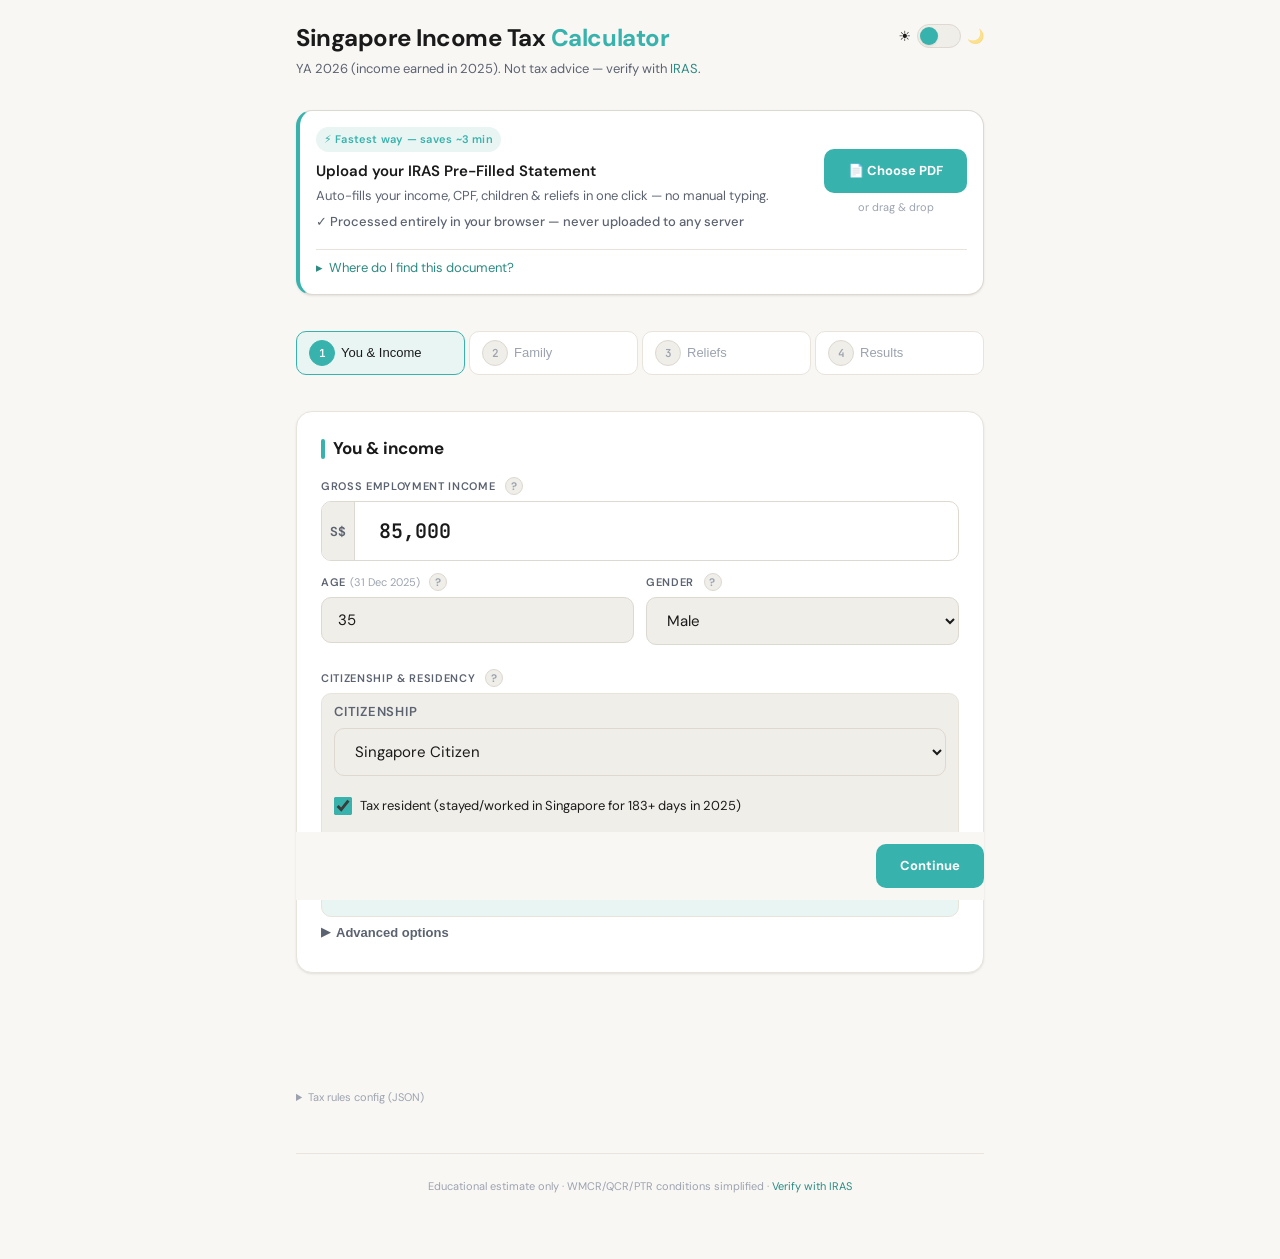
<file: sg-income-tax-calculator-v2.6.html>
<!DOCTYPE html>
<html lang="en" data-theme="light">
<head>
<meta charset="UTF-8">
<meta name="viewport" content="width=device-width, initial-scale=1.0">
<title>SG Income Tax Calculator · YA 2026</title>
<!-- GA4 -->
<script async src="https://www.googletagmanager.com/gtag/js?id=G-ELPM2185P7"></script>
<script>window.dataLayer=window.dataLayer||[];function gtag(){dataLayer.push(arguments);}gtag('js',new Date());gtag('config','G-ELPM2185P7');</script>
<!-- Microsoft Clarity -->
<script>(function(c,l,a,r,i,t,y){c[a]=c[a]||function(){(c[a].q=c[a].q||[]).push(arguments)};t=l.createElement(r);t.async=1;t.src="https://www.clarity.ms/tag/"+i;y=l.getElementsByTagName(r)[0];y.parentNode.insertBefore(t,y);})(window,document,"clarity","script","wl75letgzu");</script>
<link href="https://fonts.googleapis.com/css2?family=DM+Sans:ital,opsz,wght@0,9..40,400;0,9..40,500;0,9..40,600;0,9..40,700;1,9..40,400&family=JetBrains+Mono:wght@400;600&display=swap" rel="stylesheet">
<style>
/* ================================================================
   DESIGN TOKENS — Scandinavian philosophy
   ================================================================ */
:root {
  --color-bg-primary:#f8f7f4;--color-bg-secondary:#ffffff;--color-bg-tertiary:#f0eee9;--color-bg-inverse:#1c1e21;
  --color-text-primary:#1a1a1a;--color-text-secondary:#5c6370;--color-text-tertiary:#9ca3af;--color-text-inverse:#f0ede8;--color-text-link:#2b8a82;
  --color-border-primary:#ddd8d0;--color-border-secondary:#e8e4dc;--color-border-focus:#38b2ac;
  --color-accent-primary:#38b2ac;--color-accent-primary-hover:#2d9f99;--color-accent-primary-active:#268c87;--color-accent-secondary:#e8f5f3;
  --color-status-success:#38a169;--color-status-success-bg:#f0fff4;--color-status-warning:#d69e2e;--color-status-warning-bg:#fefcf0;--color-status-error:#e53e3e;--color-status-error-bg:#fff5f5;
  --space-1:2px;--space-2:4px;--space-3:6px;--space-4:8px;--space-5:12px;--space-6:16px;--space-7:24px;--space-8:32px;--space-9:48px;--space-10:64px;
  --font-body:'DM Sans',system-ui,sans-serif;--font-mono:'JetBrains Mono','SF Mono',Consolas,monospace;
  --fs-xs:0.6875rem;--fs-sm:0.8125rem;--fs-base:0.9375rem;--fs-md:1.0625rem;--fs-lg:1.25rem;--fs-xl:1.5rem;--fs-2xl:1.875rem;--fs-3xl:2.25rem;
  --fw-normal:400;--fw-medium:500;--fw-semi:600;--fw-bold:700;
  --lh-tight:1.2;--lh-normal:1.5;--lh-relaxed:1.7;
  --ls-tight:-0.02em;--ls-normal:0;--ls-wide:0.06em;
  --radius-sm:6px;--radius-md:10px;--radius-lg:16px;--radius-full:9999px;
  --shadow-sm:0 1px 3px rgba(0,0,0,.06),0 1px 2px rgba(0,0,0,.04);--shadow-md:0 4px 12px rgba(0,0,0,.06),0 2px 4px rgba(0,0,0,.04);--shadow-lg:0 12px 32px rgba(0,0,0,.08),0 4px 8px rgba(0,0,0,.04);--shadow-focus:0 0 0 3px rgba(56,178,172,.3);
  --dur-fast:150ms;--dur-normal:250ms;--dur-slow:400ms;
  --ease:cubic-bezier(.25,.1,.25,1);
  --max-w:720px;
}
[data-theme="dark"]{
  --color-bg-primary:#1a1c20;--color-bg-secondary:#232629;--color-bg-tertiary:#2c2f34;--color-bg-inverse:#f0ede8;
  --color-text-primary:#e8e4dc;--color-text-secondary:#a0a4ab;--color-text-tertiary:#6b7078;--color-text-inverse:#1a1a1a;--color-text-link:#4fd1c5;
  --color-border-primary:#3a3d42;--color-border-secondary:#2e3136;--color-border-focus:#4fd1c5;
  --color-accent-primary:#4fd1c5;--color-accent-primary-hover:#5dddd2;--color-accent-primary-active:#38b2ac;--color-accent-secondary:rgba(79,209,197,.12);
  --color-status-success:#68d391;--color-status-success-bg:rgba(104,211,145,.1);--color-status-warning:#f6ad55;--color-status-warning-bg:rgba(246,173,85,.1);--color-status-error:#fc8181;--color-status-error-bg:rgba(252,129,129,.1);
  --shadow-sm:0 1px 3px rgba(0,0,0,.2),0 1px 2px rgba(0,0,0,.15);--shadow-md:0 4px 12px rgba(0,0,0,.2),0 2px 4px rgba(0,0,0,.15);--shadow-lg:0 12px 32px rgba(0,0,0,.3),0 4px 8px rgba(0,0,0,.2);--shadow-focus:0 0 0 3px rgba(79,209,197,.35);
}
@media(prefers-color-scheme:dark){:root:not([data-theme="light"]){
  --color-bg-primary:#1a1c20;--color-bg-secondary:#232629;--color-bg-tertiary:#2c2f34;--color-bg-inverse:#f0ede8;
  --color-text-primary:#e8e4dc;--color-text-secondary:#a0a4ab;--color-text-tertiary:#6b7078;--color-text-inverse:#1a1a1a;--color-text-link:#4fd1c5;
  --color-border-primary:#3a3d42;--color-border-secondary:#2e3136;--color-border-focus:#4fd1c5;
  --color-accent-primary:#4fd1c5;--color-accent-primary-hover:#5dddd2;--color-accent-primary-active:#38b2ac;--color-accent-secondary:rgba(79,209,197,.12);
  --color-status-success:#68d391;--color-status-success-bg:rgba(104,211,145,.1);--color-status-warning:#f6ad55;--color-status-warning-bg:rgba(246,173,85,.1);--color-status-error:#fc8181;--color-status-error-bg:rgba(252,129,129,.1);
  --shadow-sm:0 1px 3px rgba(0,0,0,.2),0 1px 2px rgba(0,0,0,.15);--shadow-md:0 4px 12px rgba(0,0,0,.2),0 2px 4px rgba(0,0,0,.15);--shadow-lg:0 12px 32px rgba(0,0,0,.3),0 4px 8px rgba(0,0,0,.2);--shadow-focus:0 0 0 3px rgba(79,209,197,.35);
}}
@media(prefers-reduced-motion:reduce){:root{--dur-fast:0ms;--dur-normal:0ms;--dur-slow:0ms;}}

/* ================================================================
   BASE
   ================================================================ */
*,*::before,*::after{box-sizing:border-box;margin:0;padding:0}
body{font-family:var(--font-body);font-size:var(--fs-base);line-height:var(--lh-normal);color:var(--color-text-primary);background:var(--color-bg-primary);min-height:100vh;-webkit-font-smoothing:antialiased;transition:background var(--dur-normal) var(--ease),color var(--dur-normal) var(--ease)}
a{color:var(--color-text-link);text-decoration:none}
a:hover{text-decoration:underline}

.wrap{max-width:var(--max-w);margin:0 auto;padding:var(--space-7) var(--space-6) var(--space-10)}

/* ================================================================
   HEADER
   ================================================================ */
.header{display:flex;align-items:flex-start;justify-content:space-between;margin-bottom:var(--space-8);gap:var(--space-6)}
.header-left h1{font-size:var(--fs-xl);font-weight:var(--fw-bold);letter-spacing:var(--ls-tight);color:var(--color-text-primary);line-height:var(--lh-tight)}
.header-left h1 span{color:var(--color-accent-primary)}
.header-sub{font-size:var(--fs-sm);color:var(--color-text-secondary);margin-top:var(--space-3)}
.theme-switch{display:flex;align-items:center;gap:var(--space-3);flex-shrink:0}
.theme-switch .ts-icon{font-size:14px;line-height:1;opacity:.5;transition:opacity var(--dur-fast) var(--ease)}
.theme-switch .ts-icon.active{opacity:1}
.theme-switch input{display:none}
.theme-switch .ts-track{position:relative;width:44px;height:24px;background:var(--color-bg-tertiary);border:1px solid var(--color-border-primary);border-radius:var(--radius-full);cursor:pointer;transition:background var(--dur-fast) var(--ease)}
.theme-switch .ts-track:hover{border-color:var(--color-accent-primary)}
.theme-switch .ts-thumb{position:absolute;top:2px;left:2px;width:18px;height:18px;background:var(--color-accent-primary);border-radius:50%;transition:transform var(--dur-normal) var(--ease),background var(--dur-fast) var(--ease);box-shadow:var(--shadow-sm)}
.theme-switch input:checked+.ts-track .ts-thumb{transform:translateX(20px)}
.theme-switch input:focus-visible+.ts-track{box-shadow:var(--shadow-focus)}

/* ================================================================
   PROGRESS BAR
   ================================================================ */
.progress{display:flex;gap:var(--space-2);margin-bottom:var(--space-7);position:sticky;top:0;z-index:50;background:var(--color-bg-primary);padding:var(--space-5) 0;transition:background var(--dur-normal) var(--ease)}
.prog-step{flex:1;display:flex;align-items:center;gap:var(--space-3);cursor:pointer;padding:var(--space-4) var(--space-5);border-radius:var(--radius-md);border:1px solid var(--color-border-secondary);background:var(--color-bg-secondary);transition:all var(--dur-fast) var(--ease);font-size:var(--fs-sm);color:var(--color-text-tertiary)}
.prog-step:hover{border-color:var(--color-border-primary)}
.prog-step .num{width:26px;height:26px;border-radius:50%;display:flex;align-items:center;justify-content:center;font-family:var(--font-mono);font-size:var(--fs-xs);font-weight:var(--fw-semi);background:var(--color-bg-tertiary);border:1px solid var(--color-border-primary);flex-shrink:0;transition:all var(--dur-fast) var(--ease)}
.prog-step.active{border-color:var(--color-accent-primary);background:var(--color-accent-secondary);color:var(--color-text-primary)}
.prog-step.active .num{background:var(--color-accent-primary);color:#fff;border-color:var(--color-accent-primary)}
.prog-step.done{border-color:var(--color-accent-primary);color:var(--color-accent-primary)}
.prog-step.done .num{background:var(--color-accent-primary);color:#fff;border-color:var(--color-accent-primary)}
.prog-step .lbl{display:none}
@media(min-width:580px){.prog-step .lbl{display:inline}}

/* ================================================================
   CARD
   ================================================================ */
.card{background:var(--color-bg-secondary);border:1px solid var(--color-border-secondary);border-radius:var(--radius-lg);padding:var(--space-7);margin-bottom:var(--space-6);box-shadow:var(--shadow-sm);transition:background var(--dur-normal) var(--ease),border-color var(--dur-normal) var(--ease)}
.card h2{font-size:var(--fs-md);font-weight:var(--fw-bold);margin-bottom:var(--space-6);color:var(--color-text-primary);display:flex;align-items:center;gap:var(--space-4)}
.card h2::before{content:'';width:4px;height:20px;background:var(--color-accent-primary);border-radius:2px;flex-shrink:0}
.section-desc{font-size:var(--fs-sm);color:var(--color-text-secondary);margin-bottom:var(--space-6);line-height:var(--lh-relaxed)}
.section-heading{font-size:var(--fs-sm);font-weight:var(--fw-semi);color:var(--color-text-secondary);margin-bottom:var(--space-5)}

/* ================================================================
   FORMS
   ================================================================ */
.grid-2{display:grid;grid-template-columns:1fr;gap:var(--space-5)}
@media(min-width:560px){.grid-2{grid-template-columns:1fr 1fr}}
.field{margin-bottom:var(--space-5)}
.field:last-child{margin-bottom:0}
.field label{display:block;font-size:var(--fs-xs);font-weight:var(--fw-semi);text-transform:uppercase;letter-spacing:var(--ls-wide);color:var(--color-text-secondary);margin-bottom:var(--space-3)}
.field .hint{font-weight:var(--fw-normal);text-transform:none;letter-spacing:var(--ls-normal);font-size:var(--fs-xs);color:var(--color-text-tertiary)}
input[type="text"],input[type="number"],input[type="date"],select{width:100%;padding:var(--space-5) var(--space-6);border:1px solid var(--color-border-primary);border-radius:var(--radius-md);background:var(--color-bg-tertiary);color:var(--color-text-primary);font-family:var(--font-body);font-size:var(--fs-base);transition:border-color var(--dur-fast) var(--ease),box-shadow var(--dur-fast) var(--ease);min-height:44px}
input:focus,select:focus{outline:none;border-color:var(--color-border-focus);box-shadow:var(--shadow-focus)}
input[type="checkbox"]{width:18px;height:18px;accent-color:var(--color-accent-primary);cursor:pointer;flex-shrink:0}
.income-field input{font-family:var(--font-mono);font-size:var(--fs-lg);font-weight:var(--fw-semi);padding:var(--space-6) var(--space-7)}
.chk-row{display:flex;align-items:center;gap:var(--space-4);margin-bottom:var(--space-4);font-size:var(--fs-base);min-height:44px}
.chk-row label{margin:0;text-transform:none;font-weight:var(--fw-normal);color:var(--color-text-primary);letter-spacing:var(--ls-normal);cursor:pointer}

/* ================================================================
   SUB-BLOCKS (children, parents)
   ================================================================ */
.sub-block{border:1px solid var(--color-border-secondary);border-radius:var(--radius-md);padding:var(--space-6);margin-bottom:var(--space-5);background:var(--color-bg-primary);transition:background var(--dur-normal) var(--ease)}
.sub-block h3{font-size:var(--fs-sm);font-weight:var(--fw-semi);color:var(--color-accent-primary);margin-bottom:var(--space-5)}
.btn-add{display:inline-flex;align-items:center;gap:var(--space-3);font-family:var(--font-body);font-size:var(--fs-sm);font-weight:var(--fw-semi);padding:var(--space-4) var(--space-6);border-radius:var(--radius-md);border:1px dashed var(--color-border-primary);background:transparent;color:var(--color-text-secondary);cursor:pointer;transition:all var(--dur-fast) var(--ease);margin-top:var(--space-3)}
.btn-add:hover{border-color:var(--color-accent-primary);color:var(--color-accent-primary);background:var(--color-accent-secondary)}

/* ================================================================
   COLLAPSIBLE
   ================================================================ */
.collapsible-trigger{display:flex;align-items:center;gap:var(--space-3);cursor:pointer;font-size:var(--fs-sm);font-weight:var(--fw-semi);color:var(--color-text-secondary);padding:var(--space-4) 0;border:none;background:none;width:100%;text-align:left}
.collapsible-trigger:hover{color:var(--color-accent-primary)}
.collapsible-trigger .chevron{transition:transform var(--dur-fast) var(--ease);font-size:12px}
.collapsible-trigger.open .chevron{transform:rotate(90deg)}
.collapsible-body{overflow:hidden;max-height:0;transition:max-height var(--dur-slow) var(--ease);opacity:0}
.collapsible-body.open{max-height:800px;opacity:1;transition:max-height var(--dur-slow) var(--ease),opacity var(--dur-normal) var(--ease)}

/* ================================================================
   LIVE PREVIEW
   ================================================================ */
.live-preview{background:var(--color-accent-secondary);border:1px solid var(--color-border-secondary);border-radius:var(--radius-md);padding:var(--space-5) var(--space-6);margin-top:var(--space-6);display:flex;align-items:center;justify-content:space-between;gap:var(--space-4)}
.live-preview .lp-label{font-size:var(--fs-sm);color:var(--color-text-secondary)}
.live-preview .lp-value{font-family:var(--font-mono);font-size:var(--fs-lg);font-weight:var(--fw-semi);color:var(--color-accent-primary)}

/* ================================================================
   RELIEF CAP BAR
   ================================================================ */
.cap-bar-wrap{margin-bottom:var(--space-6)}
.cap-bar-header{display:flex;justify-content:space-between;font-size:var(--fs-xs);color:var(--color-text-secondary);margin-bottom:var(--space-3)}
.cap-bar{height:8px;background:var(--color-bg-tertiary);border-radius:var(--radius-full);overflow:hidden}
.cap-bar-fill{height:100%;border-radius:var(--radius-full);transition:width var(--dur-normal) var(--ease),background var(--dur-normal) var(--ease)}
.cap-bar-fill.ok{background:var(--color-status-success)}
.cap-bar-fill.warn{background:var(--color-status-warning)}
.cap-bar-fill.over{background:var(--color-status-error)}

/* ================================================================
   AUTO-RELIEF LIST
   ================================================================ */
.auto-reliefs{margin-bottom:var(--space-6)}
.auto-relief-item{display:flex;align-items:center;justify-content:space-between;padding:var(--space-4) var(--space-5);border-bottom:1px solid var(--color-border-secondary);font-size:var(--fs-sm)}
.auto-relief-item:last-child{border-bottom:none}
.auto-relief-item .ar-name{color:var(--color-text-secondary);display:flex;align-items:center;gap:var(--space-3)}
.auto-relief-item .ar-check{color:var(--color-status-success);font-size:14px}
.auto-relief-item .ar-val{font-family:var(--font-mono);font-weight:var(--fw-medium);color:var(--color-text-primary)}

/* ================================================================
   BUTTONS
   ================================================================ */
.nav-bar{display:flex;justify-content:space-between;align-items:center;margin-top:var(--space-7);gap:var(--space-4);position:sticky;bottom:0;background:var(--color-bg-primary);padding:var(--space-5) 0;z-index:40;transition:background var(--dur-normal) var(--ease)}
.btn{font-family:var(--font-body);font-size:var(--fs-sm);font-weight:var(--fw-bold);padding:var(--space-5) var(--space-7);border-radius:var(--radius-md);border:none;cursor:pointer;min-height:44px;transition:all var(--dur-fast) var(--ease)}
.btn:focus-visible{outline:none;box-shadow:var(--shadow-focus)}
.btn:active{transform:scale(.98)}
.btn:disabled{opacity:.4;cursor:not-allowed;pointer-events:none}
.btn-primary{background:var(--color-accent-primary);color:#fff}
.btn-primary:hover{background:var(--color-accent-primary-hover)}
.btn-ghost{background:transparent;color:var(--color-text-secondary);border:1px solid var(--color-border-primary)}
.btn-ghost:hover{border-color:var(--color-accent-primary);color:var(--color-accent-primary)}
.btn-copy{display:inline-flex;align-items:center;gap:var(--space-3);background:var(--color-bg-tertiary);border:1px solid var(--color-border-primary);color:var(--color-text-primary);font-family:var(--font-body);font-size:var(--fs-sm);font-weight:var(--fw-semi);padding:var(--space-5) var(--space-7);border-radius:var(--radius-md);cursor:pointer;min-height:44px;transition:all var(--dur-fast) var(--ease);width:100%;justify-content:center;margin-top:var(--space-6)}
.btn-copy:hover{border-color:var(--color-accent-primary);color:var(--color-accent-primary)}

/* ================================================================
   RESULTS
   ================================================================ */
.results-hero{text-align:center;padding:var(--space-8) var(--space-7);background:var(--color-bg-primary);border:1px solid var(--color-border-secondary);border-radius:var(--radius-lg);margin-bottom:var(--space-6)}
.results-hero .rh-label{font-size:var(--fs-sm);color:var(--color-text-secondary);text-transform:uppercase;letter-spacing:var(--ls-wide)}
.results-hero .rh-value{font-family:var(--font-mono);font-size:var(--fs-3xl);font-weight:var(--fw-bold);color:var(--color-text-primary);margin-top:var(--space-3);line-height:var(--lh-tight)}
.results-hero .rh-value.low{color:var(--color-status-success)}
.results-hero .rh-sub{font-size:var(--fs-xs);color:var(--color-text-tertiary);margin-top:var(--space-3)}

.table-wrap{overflow-x:auto;margin:var(--space-5) 0}
table{width:100%;border-collapse:collapse;font-size:var(--fs-sm)}
th,td{padding:var(--space-4) var(--space-5);text-align:left;border-bottom:1px solid var(--color-border-secondary)}
th{color:var(--color-text-tertiary);font-weight:var(--fw-semi);font-size:var(--fs-xs);text-transform:uppercase;letter-spacing:var(--ls-wide)}
td.num{font-family:var(--font-mono);text-align:right}
tr.partial td{color:var(--color-status-warning)}
tr.summary-row td{border-top:2px solid var(--color-border-primary);font-weight:var(--fw-semi)}

/* ================================================================
   OPTIMIZATION CARDS
   ================================================================ */
.opt-cards{display:grid;gap:var(--space-5);margin-top:var(--space-6)}
.opt-card{background:var(--color-status-warning-bg);border:1px solid var(--color-status-warning);border-radius:var(--radius-md);padding:var(--space-6)}
.opt-card.cap-warn{background:var(--color-status-error-bg);border-color:var(--color-status-error)}
.opt-card h4{font-size:var(--fs-sm);font-weight:var(--fw-bold);color:var(--color-status-warning);margin-bottom:var(--space-3);display:flex;align-items:center;gap:var(--space-3)}
.opt-card.cap-warn h4{color:var(--color-status-error)}
.opt-card p{font-size:var(--fs-sm);color:var(--color-text-primary);line-height:var(--lh-relaxed)}

.compare-grid{display:grid;grid-template-columns:repeat(3,1fr);gap:var(--space-4);margin-top:var(--space-5)}
@media(max-width:559px){.compare-grid{grid-template-columns:1fr}}
@media(max-width:559px){input[type="text"],input[type="number"],input[type="date"],select{font-size:16px}}
.compare-card{background:var(--color-bg-primary);border:1px solid var(--color-border-secondary);border-radius:var(--radius-md);padding:var(--space-5);text-align:center}
.compare-card h4{font-size:var(--fs-xs);color:var(--color-text-tertiary);margin-bottom:var(--space-3);text-transform:uppercase;letter-spacing:var(--ls-wide)}
.compare-card .cv{font-family:var(--font-mono);font-size:var(--fs-lg);font-weight:var(--fw-semi);color:var(--color-accent-primary)}
.compare-card.best{border-color:var(--color-accent-primary);background:var(--color-accent-secondary)}

/* ================================================================
   TOAST
   ================================================================ */
.toast{position:fixed;bottom:var(--space-9);left:50%;transform:translateX(-50%) translateY(20px);background:var(--color-bg-inverse);color:var(--color-text-inverse);padding:var(--space-5) var(--space-7);border-radius:var(--radius-md);font-size:var(--fs-sm);font-weight:var(--fw-semi);box-shadow:var(--shadow-lg);opacity:0;transition:opacity var(--dur-fast) var(--ease),transform var(--dur-fast) var(--ease);pointer-events:none;z-index:100}
.toast.show{opacity:1;transform:translateX(-50%) translateY(0)}

/* ================================================================
   TOOLTIPS
   ================================================================ */
.tip-wrap{position:relative;display:inline-flex;align-items:center;margin-left:var(--space-3)}
.tip-icon{width:18px;height:18px;border-radius:50%;background:var(--color-bg-tertiary);border:1px solid var(--color-border-primary);color:var(--color-text-tertiary);font-size:var(--fs-xs);font-weight:var(--fw-bold);display:inline-flex;align-items:center;justify-content:center;cursor:help;transition:all var(--dur-fast) var(--ease);font-style:normal;line-height:1;flex-shrink:0}
.tip-icon:hover,.tip-icon:focus{background:var(--color-accent-secondary);border-color:var(--color-accent-primary);color:var(--color-accent-primary)}
.tip-bubble{position:absolute;bottom:calc(100% + 8px);left:50%;transform:translateX(-50%);background:var(--color-bg-inverse);color:var(--color-text-inverse);font-size:var(--fs-xs);font-weight:var(--fw-normal);line-height:var(--lh-relaxed);padding:var(--space-5) var(--space-6);border-radius:var(--radius-md);box-shadow:var(--shadow-lg);width:260px;opacity:0;pointer-events:none;transition:opacity var(--dur-fast) var(--ease);z-index:60;text-transform:none;letter-spacing:var(--ls-normal)}
.tip-bubble::after{content:'';position:absolute;top:100%;left:50%;transform:translateX(-50%);border:6px solid transparent;border-top-color:var(--color-bg-inverse)}
.tip-wrap:hover .tip-bubble,.tip-icon:focus+.tip-bubble{opacity:1;pointer-events:auto}
@media(max-width:559px){.tip-bubble{left:auto;right:-8px;transform:none}.tip-bubble::after{left:auto;right:16px;transform:none}}

/* ================================================================
   CATEGORIZED TABLE
   ================================================================ */
.cat-header td{background:var(--color-bg-tertiary);font-weight:var(--fw-semi);font-size:var(--fs-xs);text-transform:uppercase;letter-spacing:var(--ls-wide);color:var(--color-text-secondary);border-bottom:1px solid var(--color-border-primary)}
.cat-subtotal td{font-weight:var(--fw-semi);color:var(--color-text-secondary);font-size:var(--fs-xs);border-bottom:2px solid var(--color-border-secondary)}
.eff-rate{font-size:var(--fs-xs);color:var(--color-text-tertiary);margin-top:var(--space-2)}

/* ================================================================
   UTILITY
   ================================================================ */
.hidden{display:none!important}
.divider{border:none;border-top:1px solid var(--color-border-secondary);margin:var(--space-6) 0}
.config-note{font-family:var(--font-mono);font-size:10px;color:var(--color-text-tertiary);white-space:pre-wrap;max-height:120px;overflow-y:auto;padding:var(--space-5);background:var(--color-bg-tertiary);border-radius:var(--radius-md);border:1px solid var(--color-border-secondary);margin-top:var(--space-4)}
footer{text-align:center;font-size:var(--fs-xs);color:var(--color-text-tertiary);margin-top:var(--space-9);padding-top:var(--space-7);border-top:1px solid var(--color-border-secondary)}
footer a{color:var(--color-text-link)}

/* ================================================================
   PRINT
   ================================================================ */
/* ================================================================
   PDF UPLOAD ZONE — horizontal card design
   ================================================================ */
.upload-zone{border:1px solid var(--color-border-primary);border-left:4px solid var(--color-accent-primary);border-radius:var(--radius-lg);padding:var(--space-6);margin-bottom:var(--space-7);background:var(--color-bg-secondary);transition:border-color var(--dur-fast) var(--ease),background var(--dur-fast) var(--ease);box-shadow:var(--shadow-sm);}
.upload-zone.drag-over{border-left-color:var(--color-accent-primary-hover);background:var(--color-accent-secondary);}
.upload-zone.filled{border-left-color:var(--color-status-success);border-color:var(--color-status-success);background:var(--color-status-success-bg);}
.upload-zone.error{border-left-color:var(--color-status-error);border-color:var(--color-status-error);}
/* CTA layout: text left, button right */
.upload-cta-row{display:flex;align-items:center;gap:var(--space-6);}
.upload-cta-left{flex:1;min-width:0;}
.upload-badge{display:inline-flex;align-items:center;gap:var(--space-2);font-size:var(--fs-xs);font-weight:var(--fw-semi);color:var(--color-accent-primary);background:var(--color-accent-secondary);padding:var(--space-2) var(--space-4);border-radius:var(--radius-full);margin-bottom:var(--space-4);letter-spacing:.02em;}
.upload-cta h3{font-size:var(--fs-base);font-weight:var(--fw-semi);color:var(--color-text-primary);margin-bottom:var(--space-2);}
.upload-cta-left>p{font-size:var(--fs-sm);color:var(--color-text-secondary);margin-bottom:var(--space-3);}
.upload-privacy{font-size:var(--fs-xs);color:var(--color-accent-primary);font-weight:var(--fw-medium);}
.upload-cta-right{display:flex;flex-direction:column;align-items:center;gap:var(--space-3);flex-shrink:0;}
.upload-label{cursor:pointer;display:inline-flex;}
.upload-or{font-size:var(--fs-xs);color:var(--color-text-tertiary);}
@media(max-width:559px){.upload-cta-row{flex-direction:column;align-items:stretch;}.upload-cta-right{flex-direction:row;justify-content:flex-start;}.upload-or{display:none;}}
.upload-loading{font-size:var(--fs-sm);color:var(--color-text-secondary);padding:var(--space-3);text-align:center;}
.upload-success-inner{text-align:center;}
.upload-success-inner h4{font-size:var(--fs-md);font-weight:var(--fw-semi);color:var(--color-status-success);margin-bottom:var(--space-3);}
.upload-success-inner .upload-ya{font-size:var(--fs-xs);color:var(--color-text-tertiary);margin-bottom:var(--space-5);}
.prefill-list{list-style:none;text-align:left;margin:0 auto var(--space-5);max-width:360px;border:1px solid var(--color-border-secondary);border-radius:var(--radius-md);overflow:hidden;}
.prefill-list li{display:flex;justify-content:space-between;align-items:center;font-size:var(--fs-sm);padding:var(--space-3) var(--space-5);background:var(--color-bg-secondary);border-bottom:1px solid var(--color-border-secondary);}
.prefill-list li:last-child{border-bottom:none;}
.prefill-key{color:var(--color-text-secondary);}
.prefill-val{font-weight:var(--fw-semi);font-family:var(--font-mono);font-size:var(--fs-xs);color:var(--color-accent-primary);}
.prefill-warn{font-size:var(--fs-xs);color:var(--color-status-warning);margin-bottom:var(--space-3);padding:var(--space-3) var(--space-4);background:var(--color-status-warning-bg);border-radius:var(--radius-sm);}
.prefill-note{font-size:var(--fs-xs);color:var(--color-text-tertiary);}
.upload-reupload{font-size:var(--fs-xs);color:var(--color-text-link);cursor:pointer;margin-top:var(--space-4);display:inline-block;}
.upload-reupload:hover{text-decoration:underline;}
.upload-error-inner{color:var(--color-status-error);font-size:var(--fs-sm);padding:var(--space-2);}
.upload-error-inner p{margin-bottom:var(--space-4);}
/* Where to find section */
.where-help{margin-top:var(--space-5);border-top:1px solid var(--color-border-secondary);padding-top:var(--space-4);}
.where-help summary{cursor:pointer;font-size:var(--fs-sm);color:var(--color-text-link);list-style:none;display:flex;align-items:center;gap:var(--space-3);}
.where-help summary::-webkit-details-marker{display:none;}
.where-help summary::before{content:'▸';transition:transform var(--dur-fast) var(--ease);}
.where-help[open] summary::before{transform:rotate(90deg);}
.where-help-body{margin-top:var(--space-5);display:grid;grid-template-columns:1fr 1fr;gap:var(--space-6);align-items:start;}
@media(max-width:559px){.where-help-body{grid-template-columns:1fr;}}
.where-steps{font-size:var(--fs-sm);color:var(--color-text-secondary);}
.where-steps p{margin-bottom:var(--space-3);font-weight:var(--fw-semi);color:var(--color-text-primary);}
.where-steps ol{margin-left:var(--space-6);line-height:var(--lh-relaxed);}
.where-steps li strong{color:var(--color-text-primary);}
/* Mini document mockup */
.doc-mockup{border:1px solid var(--color-border-primary);border-radius:var(--radius-md);overflow:hidden;font-size:10px;background:var(--color-bg-secondary);box-shadow:var(--shadow-sm);}
.doc-mockup-bar{background:var(--color-bg-tertiary);padding:6px 10px;border-bottom:1px solid var(--color-border-secondary);display:flex;align-items:center;gap:6px;}
.doc-mockup-bar span{font-size:9px;font-weight:600;color:var(--color-text-secondary);letter-spacing:.04em;}
.doc-mockup-body{padding:10px;}
.doc-mockup-title{font-weight:700;font-size:9px;color:var(--color-text-primary);margin-bottom:2px;}
.doc-mockup-sub{font-size:8px;color:var(--color-text-tertiary);margin-bottom:8px;}
.doc-mockup-row{display:flex;justify-content:space-between;padding:2px 0;border-bottom:1px solid var(--color-border-secondary);}
.doc-mockup-row:last-child{border:none;}
.doc-mockup-row.section{background:var(--color-bg-tertiary);margin:4px -10px;padding:2px 10px;font-weight:600;}
.doc-mockup-row.indent{padding-left:12px;}
.doc-lbl{color:var(--color-text-secondary);}
.doc-val{font-family:var(--font-mono);font-weight:600;color:var(--color-text-primary);}
.doc-redact{display:inline-block;background:var(--color-border-primary);color:transparent;border-radius:2px;user-select:none;height:8px;width:60px;vertical-align:middle;}

/* ================================================================
   INPUT VALIDATION & FORMATTING
   ================================================================ */
.input-prefix-wrap{display:flex;align-items:stretch;border:1px solid var(--color-border-primary);border-radius:var(--radius-md);overflow:hidden;transition:border-color var(--dur-fast) var(--ease);background:var(--color-bg-secondary);}
.input-prefix-wrap:focus-within{border-color:var(--color-border-focus);box-shadow:var(--shadow-focus);}
.input-prefix-wrap.invalid{border-color:var(--color-status-error);}
.input-currency{display:flex;align-items:center;padding:0 var(--space-4);background:var(--color-bg-tertiary);border-right:1px solid var(--color-border-primary);font-size:var(--fs-sm);font-weight:var(--fw-semi);color:var(--color-text-secondary);white-space:nowrap;flex-shrink:0;}
.input-prefix-wrap input{border:none!important;border-radius:0!important;box-shadow:none!important;background:transparent;flex:1;min-width:0;}
.input-prefix-wrap input:focus{outline:none;box-shadow:none!important;}
.input-hint{font-size:var(--fs-xs);color:var(--color-text-tertiary);margin-top:var(--space-2);font-family:var(--font-mono);}
.field-error-msg{font-size:var(--fs-xs);color:var(--color-status-error);margin-top:var(--space-2);display:none;}
.field-error-msg.visible{display:block;}
input.invalid{border-color:var(--color-status-error)!important;}
/* Residency group */
.residency-group{background:var(--color-bg-tertiary);border:1px solid var(--color-border-secondary);border-radius:var(--radius-md);padding:var(--space-4) var(--space-5);display:flex;flex-direction:column;gap:var(--space-4);}
.residency-group .field{margin:0;}
/* Mobile: full-width Continue button */
@media(max-width:559px){
  .nav-bar .btn-primary{flex:1;justify-content:center;}
  .nav-bar{border-top:1px solid var(--color-border-secondary);padding:var(--space-4) var(--space-4) var(--space-5);}
}

@media print{
  .progress,.nav-bar,.theme-toggle,.btn-copy,.btn-add,.collapsible-trigger,footer,details{display:none!important}
  body{background:#fff;color:#000;font-size:11pt}
  .card{box-shadow:none;border:1px solid #ddd;break-inside:avoid}
  .step-panel{display:block!important}
  .results-hero{border:2px solid #000}
  .results-hero .rh-value{color:#000}
  .hidden{display:block!important}
}
</style>
</head>
<body>
<main class="wrap">
  <header class="header">
    <div class="header-left">
      <h1>Singapore Income Tax <span>Calculator</span></h1>
      <p class="header-sub">YA 2026 (income earned in 2025). Not tax advice — verify with <a href="https://www.iras.gov.sg" target="_blank" rel="noopener">IRAS</a>.</p>
    </div>
    <label class="theme-switch" title="Toggle light/dark mode">
      <span class="ts-icon ts-sun" aria-hidden="true">☀️</span>
      <input type="checkbox" id="themeToggle" aria-label="Toggle dark mode">
      <span class="ts-track"><span class="ts-thumb"></span></span>
      <span class="ts-icon ts-moon" aria-hidden="true">🌙</span>
    </label>
  </header>

  <!-- ============ PDF PRE-FILL ZONE ============ -->
  <div class="upload-zone" id="uploadZone">

    <!-- Default / CTA state -->
    <div id="uploadCTA" class="upload-cta">
      <div class="upload-cta-row">
        <div class="upload-cta-left">
          <div class="upload-badge">⚡ Fastest way — saves ~3 min</div>
          <h3>Upload your IRAS Pre-Filled Statement</h3>
          <p>Auto-fills your income, CPF, children &amp; reliefs in one click — no manual typing.</p>
          <p class="upload-privacy">✓ Processed entirely in your browser — never uploaded to any server</p>
        </div>
        <div class="upload-cta-right">
          <label class="btn btn-primary upload-label">
            <input type="file" id="pdfUpload" accept=".pdf" hidden>
            📄 Choose PDF
          </label>
          <div class="upload-or">or drag &amp; drop</div>
        </div>
      </div>

      <details class="where-help">
        <summary>Where do I find this document?</summary>
        <div class="where-help-body">
          <div class="where-steps">
            <p>Download from myTax Portal:</p>
            <ol>
              <li>Log in at <a href="https://mytax.iras.gov.sg" target="_blank" rel="noopener">mytax.iras.gov.sg</a> with Singpass</li>
              <li>Go to <strong>View Notices</strong> → <strong>Individual</strong></li>
              <li>Look for the document titled <strong>"Pre-Filled Income and Deduction Statement"</strong></li>
              <li>Download the PDF and upload it here</li>
            </ol>
          </div>
          <!-- Mini IRAS document mockup -->
          <div class="doc-mockup" aria-hidden="true">
            <div class="doc-mockup-bar">
              <span>IRAS</span>
              <span style="flex:1;color:var(--color-text-tertiary)">mytax.iras.gov.sg</span>
            </div>
            <div class="doc-mockup-body">
              <div class="doc-mockup-title">Pre-Filled Income and Deduction Statement</div>
              <div class="doc-mockup-sub">Year of Assessment: YA 20XX &nbsp;·&nbsp; Tax Ref: <span class="doc-redact">S9XXXXXXX</span></div>
              <div class="doc-mockup-row section"><span class="doc-lbl">Employment Income and Expenses</span><span class="doc-val">S$ ██,███</span></div>
              <div class="doc-mockup-row indent"><span class="doc-lbl"><span class="doc-redact" style="width:80px"></span></span><span class="doc-val">██,███</span></div>
              <div class="doc-mockup-row indent" style="padding-left:20px"><span class="doc-lbl">Salary</span><span class="doc-val">██,███</span></div>
              <div class="doc-mockup-row indent" style="padding-left:20px"><span class="doc-lbl">Bonus</span><span class="doc-val">█,███</span></div>
              <div class="doc-mockup-row section"><span class="doc-lbl">Deductions, Tax Reliefs and Rebates</span><span class="doc-val">S$ ██,███</span></div>
              <div class="doc-mockup-row indent"><span class="doc-lbl">Total Donations</span><span class="doc-val">██</span></div>
              <div class="doc-mockup-row indent"><span class="doc-lbl">Total Reliefs</span><span class="doc-val">S$ ██,███</span></div>
              <div class="doc-mockup-row indent" style="padding-left:20px"><span class="doc-lbl">Earned Income Relief</span><span class="doc-val">█,███</span></div>
              <div class="doc-mockup-row indent" style="padding-left:20px"><span class="doc-lbl">Child Relief</span><span class="doc-val">██,███</span></div>
              <div class="doc-mockup-row indent" style="padding-left:20px"><span class="doc-lbl">CPF / Provident Fund Relief</span><span class="doc-val">██,███</span></div>
              <div class="doc-mockup-row indent" style="padding-left:20px"><span class="doc-lbl">CPF Cash Top-up</span><span class="doc-val">█,███</span></div>
            </div>
          </div>
        </div>
      </details>
    </div>

    <!-- Loading state -->
    <div id="uploadLoading" class="upload-loading hidden">⏳ Reading your PDF…</div>

    <!-- Success state -->
    <div id="uploadSuccess" class="upload-success-inner hidden">
      <h4>✓ Pre-filled successfully</h4>
      <div id="uploadYA" class="upload-ya"></div>
      <div id="uploadSuccessBody"></div>
      <span class="upload-reupload" id="uploadReupload">Re-upload a different file</span>
    </div>

    <!-- Error state -->
    <div id="uploadError" class="upload-error-inner hidden">
      <p id="uploadErrorMsg"></p>
      <button type="button" class="btn btn-ghost" id="uploadRetry" style="font-size:var(--fs-sm)">Try again</button>
    </div>

  </div>

  <nav class="progress" id="progressBar" aria-label="Step progress"></nav>

  <!-- ============ STEP 0: YOU & INCOME ============ -->
  <section class="card step-panel" data-step="0">
    <h2>You &amp; income</h2>
    <div class="field income-field">
      <label>Gross employment income <span class="tip-wrap"><i class="tip-icon" tabindex="0">?</i><span class="tip-bubble">Your total salary, bonus, and benefits-in-kind before CPF deductions. This is the amount on your IR8A form from your employer.</span></span></label>
      <div class="input-prefix-wrap" id="incomeWrap">
        <span class="input-currency">S$</span>
        <input type="text" id="incomeYou" inputmode="numeric" autocomplete="off" value="85,000" placeholder="0">
      </div>
      <div class="input-hint" id="incomeHint"></div>
      <div class="field-error-msg" id="incomeError">Please enter a valid income amount.</div>
    </div>
    <div class="grid-2">
      <div class="field">
        <label>Age <span class="hint">(31 Dec 2025)</span> <span class="tip-wrap"><i class="tip-icon" tabindex="0">?</i><span class="tip-bubble">Your age as of 31 Dec of the basis year (2025). Affects Earned Income Relief tiers: under 55 ($1,000), 55–59 ($6,000), 60+ ($8,000). Also affects CPF contribution rates.</span></span></label>
        <input type="number" id="ageYou" min="16" max="100" value="35">
        <div class="field-error-msg" id="ageError">Please enter a valid age between 16 and 100.</div>
      </div>
      <div class="field">
        <label>Gender <span class="tip-wrap"><i class="tip-icon" tabindex="0">?</i><span class="tip-bubble">Used to determine Working Mother's Child Relief (WMCR) eligibility — only available to married working mothers.</span></span></label>
        <select id="genderYou"><option value="M">Male</option><option value="F">Female</option></select>
      </div>
      <!-- Citizenship + Tax Residency grouped (linked concepts) -->
      <div class="field" style="grid-column:1/-1">
        <label style="margin-bottom:var(--space-3);display:block">Citizenship &amp; residency <span class="tip-wrap"><i class="tip-icon" tabindex="0">?</i><span class="tip-bubble">These two fields work together: citizenship affects CPF rates and SRS caps; tax residency (183+ days) determines whether you get personal reliefs or pay flat 15% rate.</span></span></label>
        <div class="residency-group">
          <div class="field">
            <label style="font-size:var(--fs-sm)">Citizenship</label>
            <select id="citizenYou">
              <option value="SC">Singapore Citizen</option>
              <option value="SPR">Permanent Resident</option>
              <option value="FR">Foreigner</option>
            </select>
          </div>
          <div class="chk-row">
            <input type="checkbox" id="taxResident" checked>
            <label for="taxResident" style="font-size:var(--fs-sm)">Tax resident (stayed/worked in Singapore for 183+ days in 2025)</label>
          </div>
        </div>
      </div>
    </div>
    <div class="live-preview" id="livePreview">
      <span class="lp-label">Estimated tax (before reliefs)</span>
      <span class="lp-value" id="liveEstimate">—</span>
    </div>
    <button class="collapsible-trigger" type="button"><span class="chevron">▶</span> Advanced options</button>
    <div class="collapsible-body" id="advancedOpts">
      <div class="grid-2" style="padding-top:var(--space-5)">
        <div class="chk-row"><input type="checkbox" id="disabledYou"><label for="disabledYou">Earned Income Relief (disability) <span class="tip-wrap"><i class="tip-icon" tabindex="0">?</i><span class="tip-bubble">Higher EIR for persons with a disability: under 55 ($4,000), 55–59 ($10,000), 60+ ($12,000). You must have earned income to qualify.</span></span></label></div>
        <div class="field"><label>Override CPF relief (S$) <span class="tip-wrap"><i class="tip-icon" tabindex="0">?</i><span class="tip-bubble">By default, we estimate your CPF employee contribution from salary × age-based rate. Enter your actual amount here if it differs (e.g. due to additional wages or employer top-ups).</span></span></label><input type="number" id="cpfYouOverride" min="0" step="100" placeholder="Leave blank to auto-estimate"></div>
      </div>
    </div>
  </section>

  <!-- ============ STEP 1: FAMILY ============ -->
  <section class="card step-panel hidden" data-step="1">
    <h2>Family &amp; dependants</h2>
    <div class="chk-row" style="margin-bottom:var(--space-6)">
      <input type="checkbox" id="married">
      <label for="married" style="font-weight:var(--fw-semi)">I am married</label>
    </div>
    <div id="spouseSection" class="hidden">
      <h3 class="section-heading">Spouse</h3>
      <div class="grid-2">
        <div class="field"><label>Spouse annual income (S$) <span class="tip-wrap"><i class="tip-icon" tabindex="0">?</i><span class="tip-bubble">Your spouse's total income from all sources (employment, trade, rent). If ≤$8,000, you qualify for Spouse Relief ($2,000). This is used for eligibility, not for calculating your spouse's tax.</span></span></label><input type="number" id="spouseIncome" min="0" step="100" value="0"></div>
        <div class="field"><label>Spouse age</label><input type="number" id="spouseAge" min="16" max="120" value="35"></div>
      </div>
      <div class="chk-row"><input type="checkbox" id="spouseDisabled"><label for="spouseDisabled">Spouse disability (relief tier) <span class="tip-wrap"><i class="tip-icon" tabindex="0">?</i><span class="tip-bubble">If your spouse has a disability, Spouse Relief increases from $2,000 to $5,500.</span></span></label></div>
      <div class="chk-row"><input type="checkbox" id="husbandNSmanEligible"><label for="husbandNSmanEligible">Husband eligible for NSman (Self) relief <span class="tip-wrap"><i class="tip-icon" tabindex="0">?</i><span class="tip-bubble">If the husband is an NSman, the wife (SC only) can claim NSman Wife Relief of $750. Check this if the husband qualifies for any NSman Self relief tier.</span></span></label></div>
      <div class="grid-2" style="margin-top:var(--space-5)">
        <div class="field"><label>Spouse employment income (S$) <span class="tip-wrap"><i class="tip-icon" tabindex="0">?</i><span class="tip-bubble">Enter your spouse's employment income to run a side-by-side tax comparison and find the optimal relief allocation between you.</span></span></label><input type="number" id="incomeSpouse" min="0" step="100" value="0"></div>
        <div class="field"><label>Spouse SRS (S$) <span class="tip-wrap"><i class="tip-icon" tabindex="0">?</i><span class="tip-bubble">Your spouse's SRS contribution for the comparison calculation. Same caps apply: $15,300 for SC/SPR, $35,700 for foreigners.</span></span></label><input type="number" id="srsSpouse" min="0" step="100" value="0"></div>
      </div>
      <button class="collapsible-trigger" type="button"><span class="chevron">▶</span> Spouse advanced</button>
      <div class="collapsible-body">
        <div class="grid-2" style="padding-top:var(--space-5)">
          <div class="field"><label>Spouse CPF override (S$)</label><input type="number" id="cpfSpouseOverride" min="0" step="100" placeholder="Auto if blank"></div>
          <div class="chk-row"><input type="checkbox" id="disabledSpousePerson"><label for="disabledSpousePerson">Spouse: Earned Income (disability)</label></div>
        </div>
      </div>
      <hr class="divider">
    </div>

    <h3 class="section-heading">Children</h3>
    <p class="section-desc">Qualifying children: unmarried, under 16, or student under 25, or serving full-time NS.</p>
    <div id="childrenContainer"></div>
    <button type="button" class="btn-add" id="addChild">+ Add child</button>

    <hr class="divider">
    <h3 class="section-heading">Parents / grandparents <span class="hint">(max 2 dependants)</span></h3>
    <div id="parentsContainer"></div>
    <button type="button" class="btn-add" id="addParent">+ Add dependant</button>

    <hr class="divider">
    <div id="sharingControls" class="hidden">
      <h3 class="section-heading">Relief sharing with spouse</h3>
      <div class="grid-2">
        <div class="field"><label>Your QCR share (%) <span class="tip-wrap"><i class="tip-icon" tabindex="0">?</i><span class="tip-bubble">Qualifying Child Relief can be split between spouses. 100% = you claim all. 50% = split equally. The optimizer on the Results tab will suggest the best split.</span></span></label><input type="number" id="qcrShareYou" min="0" max="100" value="50" step="5"></div>
        <div class="field"><label>Your PTR share (%) <span class="tip-wrap"><i class="tip-icon" tabindex="0">?</i><span class="tip-bubble">Parenthood Tax Rebate is a tax rebate (not relief) of $5k/$10k/$20k per child (SC only). It can be shared between spouses in any proportion.</span></span></label><input type="number" id="ptrShareYou" min="0" max="100" value="50" step="5"></div>
        <div class="field"><label>Your Parent Relief share (%) <span class="tip-wrap"><i class="tip-icon" tabindex="0">?</i><span class="tip-bubble">Parent/Grandparent Relief can be shared with siblings or spouse. 100% = you claim the full amount. Only one person can claim each parent.</span></span></label><input type="number" id="parentShareYou" min="0" max="100" value="100" step="5"></div>
      </div>
    </div>
    <div id="gcrWrap" class="hidden">
      <div class="chk-row"><input type="checkbox" id="gcrEligible"><label for="gcrEligible">Grandparent Caregiver Relief ($3,000) <span class="tip-wrap"><i class="tip-icon" tabindex="0">?</i><span class="tip-bubble">For married working mothers whose parent/grandparent/in-law cares for their child (aged 12 or under). $3,000 relief. Only one married couple can claim per household.</span></span></label></div>
    </div>
  </section>

  <!-- ============ STEP 2: RELIEFS ============ -->
  <section class="card step-panel hidden" data-step="2">
    <h2>Reliefs &amp; contributions</h2>
    <div class="cap-bar-wrap" id="capBarWrap">
      <div class="cap-bar-header"><span>Total reliefs</span><span id="capBarLabel">$0 / $80,000</span></div>
      <div class="cap-bar"><div class="cap-bar-fill ok" id="capBarFill" style="width:0%"></div></div>
    </div>
    <h3 class="section-heading" style="margin-bottom:var(--space-4)">Auto-granted (from your profile)</h3>
    <div class="auto-reliefs" id="autoReliefs"></div>
    <hr class="divider">
    <h3 class="section-heading">Voluntary contributions</h3>
    <div class="grid-2">
      <div class="field"><label>SRS contribution (S$) <span class="tip-wrap"><i class="tip-icon" tabindex="0">?</i><span class="tip-bubble">Supplementary Retirement Scheme — voluntary savings for retirement. Contributions are tax-deductible. Cap: $15,300/yr for SC/SPR, $35,700 for foreigners. Withdrawals taxed at 50% when eligible.</span></span></label><input type="number" id="srsYou" min="0" step="100" value="0"></div>
      <div class="field"><label>CPF cash top-up — self (S$) <span class="tip-wrap"><i class="tip-icon" tabindex="0">?</i><span class="tip-bubble">Voluntary cash top-ups to your own CPF Special Account (SA) or Retirement Account (RA). Tax relief capped at $8,000/yr. Must be a cash top-up (not a transfer from OA).</span></span></label><input type="number" id="cpfTopupSelf" min="0" step="100" value="0"></div>
      <div class="field"><label>CPF cash top-up — family (S$) <span class="tip-wrap"><i class="tip-icon" tabindex="0">?</i><span class="tip-bubble">Cash top-ups to your spouse, siblings, parents, or grandparents' CPF SA/RA. Separate $8,000/yr cap on top of the self top-up cap.</span></span></label><input type="number" id="cpfTopupFamily" min="0" step="100" value="0"></div>
      <div class="field"><label>Life insurance relief (S$) <span class="tip-wrap"><i class="tip-icon" tabindex="0">?</i><span class="tip-bubble">Premiums paid on life insurance policies. Capped at $5,000. Only claimable if your CPF contributions are less than $5,000 (i.e. most employed people won't benefit from this).</span></span></label><input type="number" id="lifeIns" min="0" step="100" value="0"></div>
    </div>
    <hr class="divider">
    <h3 class="section-heading">Donations</h3>
    <div class="grid-2">
      <div class="field"><label>Donations to approved IPCs (S$) <span class="tip-wrap"><i class="tip-icon" tabindex="0">?</i><span class="tip-bubble">Cash donations to approved Institutions of a Public Character (IPCs) qualify for 250% tax deduction — i.e. a $1,000 donation gives you $2,500 in tax deductions. No cap. Donations are deducted from income separately from the $80k relief cap.</span></span></label><input type="number" id="donations" min="0" step="100" value="0"></div>
    </div>
    <hr class="divider">
    <h3 class="section-heading">Other reliefs</h3>
    <div class="grid-2">
      <div class="field"><label>NSman (self) tier <span class="tip-wrap"><i class="tip-icon" tabindex="0">?</i><span class="tip-bubble">National Service relief for eligible NSmen. Key appointment holders: $5,000. Active NSmen: $3,000. Other NSmen (completed NS): $1,500. Must have performed NS duties in the basis year.</span></span></label>
        <select id="nsmanSelf"><option value="0">Not claiming</option><option value="1500" selected>Other — $1,500</option><option value="3000">Active — $3,000</option><option value="5000">Key appointment — $5,000</option></select>
      </div>
      <div class="chk-row"><input type="checkbox" id="nsmanParent"><label for="nsmanParent">NSman Parent relief ($750) <span class="tip-wrap"><i class="tip-icon" tabindex="0">?</i><span class="tip-bubble">Parents of NSmen can claim $750 each. Both parents can claim. The NSman son must be eligible for NSman Self relief.</span></span></label></div>
      <div class="chk-row"><input type="checkbox" id="siblingDisability"><label for="siblingDisability">Sibling disability relief ($5,500) <span class="tip-wrap"><i class="tip-icon" tabindex="0">?</i><span class="tip-bubble">For maintaining a sibling with a physical or mental disability. $5,500 relief. The sibling must not be claimed by anyone else as a dependant.</span></span></label></div>
    </div>
  </section>

  <!-- ============ STEP 3: RESULTS ============ -->
  <section class="card step-panel hidden" data-step="3">
    <h2>Results &amp; optimizer</h2>
    <div class="results-hero">
      <div class="rh-label">Estimated net tax payable</div>
      <div class="rh-value" id="netTaxYou">—</div>
      <div class="rh-sub">YA 2026 · Tax resident estimate</div>
    </div>
    <div class="table-wrap"><table id="reliefTableYou"><thead><tr><th>Item</th><th style="text-align:right">S$</th></tr></thead><tbody></tbody></table></div>
    <div id="spouseResultsBlock" class="hidden">
      <hr class="divider">
      <h3 class="section-heading" style="margin:var(--space-6) 0 var(--space-4)">Spouse</h3>
      <div class="results-hero" style="padding:var(--space-6)">
        <div class="rh-label">Spouse net tax</div>
        <div class="rh-value" id="netTaxSpouse" style="font-size:var(--fs-xl)">—</div>
      </div>
      <div class="table-wrap"><table id="reliefTableSpouse"><thead><tr><th>Item</th><th style="text-align:right">S$</th></tr></thead><tbody></tbody></table></div>
    </div>
    <div id="compareBlock" class="hidden">
      <hr class="divider">
      <h3 class="section-heading" style="margin-bottom:var(--space-4)">Household comparison — QCR split</h3>
      <div class="compare-grid" id="compareGrid"></div>
    </div>
    <div id="optCards" class="opt-cards hidden"></div>
    <button type="button" class="btn-copy" id="btnCopy" aria-label="Copy tax summary to clipboard">📋 Copy summary</button>
  </section>

  <div class="nav-bar">
    <button type="button" class="btn btn-ghost" id="btnBack">Back</button>
    <button type="button" class="btn btn-primary" id="btnNext">Continue</button>
  </div>

  <details style="margin-top:var(--space-7)">
    <summary style="cursor:pointer;color:var(--color-text-tertiary);font-size:var(--fs-xs)">Tax rules config (JSON)</summary>
    <pre class="config-note" id="configPreview"></pre>
  </details>

  <footer>Educational estimate only · WMCR/QCR/PTR conditions simplified · <a href="https://www.iras.gov.sg/taxes/individual-income-tax" target="_blank" rel="noopener">Verify with IRAS</a></footer>
</main>

<div class="toast" id="toast">Copied to clipboard</div>

<script>
(function(){
'use strict';

function track(event,params){try{if(typeof gtag==='function')gtag('event',event,params||{});}catch(e){}}

// ============ PDF PRE-FILL ============
let pdfjsReady=false;
function loadPDFJS(){
  if(pdfjsReady)return Promise.resolve();
  return new Promise((res,rej)=>{
    const s=document.createElement('script');
    s.src='https://cdnjs.cloudflare.com/ajax/libs/pdf.js/3.11.174/pdf.min.js';
    s.onload=()=>{window.pdfjsLib.GlobalWorkerOptions.workerSrc='https://cdnjs.cloudflare.com/ajax/libs/pdf.js/3.11.174/pdf.worker.min.js';pdfjsReady=true;res();};
    s.onerror=rej;
    document.head.appendChild(s);
  });
}

function toNum(s){return parseFloat((s||'').replace(/,/g,''))||0;}

function extractPrefillFields(text){
  const t=text.replace(/\s+/g,' ');
  const find=re=>{const m=t.match(re);return m?m[1]:null;};

  const income=toNum(find(/Employment Income and Expenses\s+S\$([\d,]+)/));
  const cpf=toNum(find(/CPF\/ Provident Fund Relief\s+S\$([\d,]+)/));
  const cpfTopup=toNum(find(/CPF Cash Top-up for Self[^$\d]*([\d,]+\.?\d*)/));
  const donations=toNum(find(/Total Donations\s+S\$([\d,]+)/));

  // Children: count "Child Order N" entries
  const childMatches=[...t.matchAll(/Child Order\s+\d+/g)];
  const numChildren=childMatches.length;

  // WMCR detection → implies female working mother
  const hasWMCR=/Working Mother.s Child Relief/.test(t);

  // Determine pre/post Jan 2024 children by WMCR amounts
  // Fixed new rates: $8k/$10k/$12k. Old rates were % of income.
  const wmcrAmts=[...t.matchAll(/Working Mother.s Child Relief\s+([\d,]+\.?\d*)/g)].map(m=>toNum(m[1]));
  const fixedRates=[8000,10000,12000];
  const isOldRate=wmcrAmts.length>0&&wmcrAmts.some(a=>a>0&&!fixedRates.includes(a));

  // Year of Assessment
  const yaMatch=t.match(/Year of Assessment[:\s]+YA\s*(\d{4})/);
  const ya=yaMatch?parseInt(yaMatch[1]):null;

  return{income,cpf,cpfTopup,donations,numChildren,hasWMCR,isOldRate,ya};
}

function applyPrefill(data){
  if(data.income){el('incomeYou').value=data.income.toLocaleString('en-SG');el('incomeHint').textContent='Annual gross income: S$'+data.income.toLocaleString('en-SG');updateLivePreview();}
  if(data.cpf){el('cpfYouOverride').value=data.cpf;}
  if(data.cpfTopup){el('cpfTopupSelf').value=data.cpfTopup;}
  if(data.donations){el('donations').value=data.donations;}
  if(data.hasWMCR){el('genderYou').value='F';updateGcrVisibility();}
  if(data.numChildren>0){
    el('childrenContainer').innerHTML='';
    childCount=0;
    for(let i=0;i<data.numChildren;i++){
      addChildRow();
      const rows=el('childrenContainer').querySelectorAll('.sub-block');
      const row=rows[rows.length-1];
      row.querySelector('.c-sg').checked=true;
      row.querySelector('.c-qual').checked=true;
      // Placeholder DOB: pre-2024 for old-rate WMCR, post-2024 for new fixed rate
      row.querySelector('.c-dob').value=data.isOldRate?'2019-06-01':'2024-06-01';
    }
  }
  updateCapBar();
}

function setUploadState(state,data){
  const zone=el('uploadZone');
  const cta=el('uploadCTA');
  const loading=el('uploadLoading');
  const success=el('uploadSuccess');
  const error=el('uploadError');
  [cta,loading,success,error].forEach(e=>e.classList.add('hidden'));
  zone.classList.remove('filled','error','drag-over');

  if(state==='idle'){cta.classList.remove('hidden');}
  else if(state==='loading'){loading.classList.remove('hidden');}
  else if(state==='success'&&typeof data==='object'){
    zone.classList.add('filled');
    success.classList.remove('hidden');
    el('uploadYA').textContent=data.ya?`Pre-filled from YA ${data.ya} data — review and adjust for YA ${data.ya+1}.`:'';
    let html='<ul class="prefill-list">';
    if(data.income)html+=`<li><span class="prefill-key">Employment income</span><span class="prefill-val">$${fmt(data.income)}</span></li>`;
    if(data.cpf)html+=`<li><span class="prefill-key">CPF relief</span><span class="prefill-val">$${fmt(data.cpf)}</span></li>`;
    if(data.cpfTopup)html+=`<li><span class="prefill-key">CPF cash top-up</span><span class="prefill-val">$${fmt(data.cpfTopup)}</span></li>`;
    if(data.donations)html+=`<li><span class="prefill-key">Donations</span><span class="prefill-val">$${fmt(data.donations)}</span></li>`;
    if(data.numChildren)html+=`<li><span class="prefill-key">Qualifying children</span><span class="prefill-val">${data.numChildren}</span></li>`;
    if(data.hasWMCR)html+=`<li><span class="prefill-key">Gender auto-set to</span><span class="prefill-val">Female (WMCR detected)</span></li>`;
    html+='</ul>';
    if(data.numChildren>0)html+=`<p class="prefill-warn">⚠ Child dates of birth set to placeholder dates — please update them in Step 2 for accurate WMCR amounts.</p>`;
    html+=`<p class="prefill-note">Review all fields before calculating. Data stays on your device.</p>`;
    el('uploadSuccessBody').innerHTML=html;
  }
  else if(state==='error'&&typeof data==='string'){
    zone.classList.add('error');
    cta.classList.remove('hidden');
    error.classList.remove('hidden');
    el('uploadErrorMsg').textContent=data;
  }
}

async function parsePrefillPDF(file){
  if(!file||file.type!=='application/pdf'){setUploadState('error','Please upload a PDF file.');return;}
  setUploadState('loading');
  try{
    await loadPDFJS();
    const buf=await file.arrayBuffer();
    const pdf=await window.pdfjsLib.getDocument({data:new Uint8Array(buf),useWorkerFetch:false,isEvalSupported:false}).promise;
    let text='';
    for(let p=1;p<=pdf.numPages;p++){
      const page=await pdf.getPage(p);
      const content=await page.getTextContent();
      text+=content.items.map(i=>i.str).join(' ')+'\n';
    }
    if(!/Pre-Filled Income|Income and Deduction Statement/i.test(text)){
      setUploadState('error','This doesn\'t look like an IRAS Pre-Filled Income and Deduction Statement. Please check the file and try again.');
      return;
    }
    const data=extractPrefillFields(text);
    if(!data.income&&!data.cpf){
      setUploadState('error','Could not extract data from this PDF. Make sure it\'s the original file downloaded from myTax Portal (not a scanned copy).');
      return;
    }
    applyPrefill(data);
    setUploadState('success',data);
    track('pdf_prefill',{income_found:!!data.income,children_found:data.numChildren,has_wmcr:data.hasWMCR,ya:data.ya});
  }catch(e){
    setUploadState('error','Could not read this PDF. Make sure it\'s the original file downloaded from myTax Portal.');
    console.error('PDF parse error:',e);
  }
}

// Upload event listeners (set up after DOM ready, at bottom of IIFE)
function initUpload(){
  el('pdfUpload').addEventListener('change',e=>{const f=e.target.files[0];if(f)parsePrefillPDF(f);});
  el('uploadReupload').addEventListener('click',()=>{setUploadState('idle');el('pdfUpload').value='';});
  el('uploadRetry').addEventListener('click',()=>{setUploadState('idle');el('pdfUpload').value='';});
  const zone=el('uploadZone');
  zone.addEventListener('dragover',e=>{e.preventDefault();zone.classList.add('drag-over');});
  zone.addEventListener('dragleave',e=>{if(!zone.contains(e.relatedTarget))zone.classList.remove('drag-over');});
  zone.addEventListener('drop',e=>{e.preventDefault();zone.classList.remove('drag-over');const f=e.dataTransfer.files[0];parsePrefillPDF(f);});
}

const TAX_CONFIG={meta:{yearOfAssessment:2026,basisYear:2025},reliefCap:80000,incomeThreshold:{spouseParentDependant:8000},wmcrCutoverDate:'2024-01-01',progressiveTax:{bands:[{upto:20000,rate:0},{upto:10000,rate:.02},{upto:10000,rate:.035},{upto:40000,rate:.07},{upto:40000,rate:.115},{upto:40000,rate:.15},{upto:40000,rate:.18},{upto:40000,rate:.19},{upto:40000,rate:.195},{upto:40000,rate:.20},{upto:180000,rate:.22},{upto:500000,rate:.23},{upto:Infinity,rate:.24}]},nonResidentEmploymentFlat:.15,earnedIncomeRelief:{normal:{lt55:1000,b55_59:6000,gte60:8000},disability:{lt55:4000,b55_59:10000,gte60:12000}},spouseRelief:{normal:2000,disability:5500},qcr:{normal:4000,disability:7500},wmcrFixed:{first:8000,second:10000,thirdPlus:12000},wmcrPctLegacy:{first:.15,second:.20,thirdPlus:.25},qcrWmcrCapPerChild:50000,parentRelief:{together:{normal:9000,disability:14000},apart:{normal:5500,disability:10000},minAge:55,maxDependants:2},grandparentCaregiver:3000,srsCap:{SC_SPR:15300,FR:35700},cpfTopUp:{self:8000,family:8000},siblingDisability:5500,lifeInsuranceMax:5000,nsman:{wife:750,parent:750},nsmanSelfTiers:{key:5000,active:3000,other:1500},ptr:{first:5000,second:10000,thirdPlus:20000},personalIncomeTaxRebate:{rateOfTax:.6,maxRebate:200},cpfEmployeeRates:[{maxAge:55,employeePct:.20},{maxAge:60,employeePct:.15},{maxAge:65,employeePct:.095},{maxAge:70,employeePct:.07},{maxAge:Infinity,employeePct:.05}],cpfMonthlyCeiling:7400,donationMultiplier:2.5};

const el=id=>document.getElementById(id);
const fmt=n=>(Math.round(n*100)/100).toLocaleString('en-SG',{minimumFractionDigits:0,maximumFractionDigits:2});

function taxResidentProgressive(c){let r=Math.max(0,c),t=0;for(const b of TAX_CONFIG.progressiveTax.bands){if(r<=0)break;const s=b.upto===Infinity?r:Math.min(r,b.upto);t+=s*b.rate;r-=s;}return t;}
function taxNonResidentEmployment(e){return Math.max(TAX_CONFIG.nonResidentEmploymentFlat*e,taxResidentProgressive(e));}
function earnedIncomeReliefAmount(age,dis,earned){const t=dis?TAX_CONFIG.earnedIncomeRelief.disability:TAX_CONFIG.earnedIncomeRelief.normal;let m;if(age<55)m=t.lt55;else if(age<=59)m=t.b55_59;else m=t.gte60;return Math.min(m,Math.max(0,earned));}
function cpfEmployeePct(age){for(const r of TAX_CONFIG.cpfEmployeeRates)if(age<=r.maxAge)return r.employeePct;return TAX_CONFIG.cpfEmployeeRates[TAX_CONFIG.cpfEmployeeRates.length-1].employeePct;}
function estimateCpfEmployeeRelief(ann,age,cit,ov){if(ov!==''&&ov!=null&&!Number.isNaN(Number(ov)))return Math.max(0,Number(ov));if(cit==='FR')return 0;return Math.round(Math.min(ann/12,TAX_CONFIG.cpfMonthlyCeiling)*cpfEmployeePct(age)*12*100)/100;}
function capSRS(a,cit){return Math.min(Math.max(0,a),cit==='FR'?TAX_CONFIG.srsCap.FR:TAX_CONFIG.srsCap.SC_SPR);}

function parseChildren(){const rows=document.querySelectorAll('#childrenContainer .sub-block'),list=[];rows.forEach((r,idx)=>{const dob=r.querySelector('.c-dob').value,sg=r.querySelector('.c-sg').checked,dis=r.querySelector('.c-dis').checked,qual=r.querySelector('.c-qual').checked;if(!qual)return;list.push({dob,sgCitizen:sg,disability:dis,idx});});list.sort((a,b)=>(a.dob||'').localeCompare(b.dob||''));return list;}
function parseParents(){const rows=document.querySelectorAll('#parentsContainer .sub-block'),list=[];rows.forEach(r=>{const age=Number(r.querySelector('.p-age').value)||0,inc=Number(r.querySelector('.p-inc').value)||0,tog=r.querySelector('.p-together').checked,dis=r.querySelector('.p-dis').checked,qual=r.querySelector('.p-qual').checked;if(!qual)return;list.push({age,income:inc,livingTogether:tog,disability:dis});});return list.slice(0,TAX_CONFIG.parentRelief.maxDependants);}
function childOrderWMCRAmount(ch,earned,cutover){const q=[],w=[];for(let i=0;i<ch.length;i++){const c=ch[i],o=i+1,qcr=c.disability?TAX_CONFIG.qcr.disability:TAX_CONFIG.qcr.normal;let wm;if(c.dob>=cutover){wm=o===1?TAX_CONFIG.wmcrFixed.first:o===2?TAX_CONFIG.wmcrFixed.second:TAX_CONFIG.wmcrFixed.thirdPlus;}else{const p=o===1?TAX_CONFIG.wmcrPctLegacy.first:o===2?TAX_CONFIG.wmcrPctLegacy.second:TAX_CONFIG.wmcrPctLegacy.thirdPlus;wm=earned*p;}const combined=Math.min(qcr+wm,TAX_CONFIG.qcrWmcrCapPerChild);w.push(Math.max(0,combined-qcr));q.push(qcr);}return{qcrPerChild:q,wmcrPerChild:w};}
function ptrTotal(ch){let t=0;ch.forEach((c,i)=>{if(!c.sgCitizen)return;const o=i+1;t+=o===1?TAX_CONFIG.ptr.first:o===2?TAX_CONFIG.ptr.second:TAX_CONFIG.ptr.thirdPlus;});return t;}
function applyCap(lines,cap){const items=lines.filter(x=>x.amount>0),raw=items.reduce((s,x)=>s+x.amount,0);if(raw<=cap||raw===0)return{lines:items.map(x=>({...x,wasted:0})),rawTotal:raw,cappedTotal:raw,wasted:[],hitCap:false};const sc=cap/raw,out=[],wasted=[];items.forEach(x=>{const a=Math.round(x.amount*sc*100)/100,w=Math.round((x.amount-a)*100)/100;if(w>.005)wasted.push({key:x.key,wasted:w});out.push({...x,amount:a,wasted:w});});let s=out.reduce((a,x)=>a+x.amount,0);const d=Math.round((cap-s)*100)/100;if(out.length&&Math.abs(d)>.001)out[out.length-1].amount=Math.round((out[out.length-1].amount+d)*100)/100;return{lines:out,rawTotal:raw,cappedTotal:cap,wasted,hitCap:true};}

function computePerson(o){const{income,age,gender,citizenship,taxResident,disabledYou,spouseIncome,spouseDisabled,married,childrenSorted,cutover,qcrShareYouFrac,ptrShareYouFrac,parents,parentShareYouFrac,gcr,srs,topSelf,topFam,lifeIns,siblingDis,nsSelf,nsParent,nsWife,cpfOverride,workingMother,donations}=o;const lines=[],earned=Math.max(0,income),donationDeduction=Math.max(0,(donations||0))*TAX_CONFIG.donationMultiplier;if(!taxResident){const g=citizenship==='FR'?taxNonResidentEmployment(earned):taxResidentProgressive(earned);return{lines:[{key:'Personal reliefs (non-resident)',amount:0}],rawRelief:0,relief:0,reliefWasted:[],hitReliefCap:false,chargeable:earned,donationDeduction:0,grossTax:g,ptr:0,ptrPool:ptrTotal(childrenSorted),rebate:0,netTax:g};}
lines.push({key:'Earned Income Relief',amount:earnedIncomeReliefAmount(age,disabledYou,earned),cat:'personal'});
lines.push({key:'CPF Relief (employee)',amount:estimateCpfEmployeeRelief(earned,age,citizenship,cpfOverride),cat:'personal'});
if(married&&spouseIncome<=TAX_CONFIG.incomeThreshold.spouseParentDependant){lines.push({key:'Spouse Relief',amount:spouseDisabled?TAX_CONFIG.spouseRelief.disability:TAX_CONFIG.spouseRelief.normal,cat:'family'});}
let qcrYou=0,wmcrYou=0;if(childrenSorted.length){const{qcrPerChild,wmcrPerChild}=childOrderWMCRAmount(childrenSorted,earned,cutover);for(let i=0;i<childrenSorted.length;i++){qcrYou+=qcrPerChild[i]*qcrShareYouFrac;if(workingMother&&childrenSorted[i].sgCitizen)wmcrYou+=wmcrPerChild[i];}lines.push({key:'Qualifying Child Relief',amount:Math.round(qcrYou*100)/100,cat:'family'});if(workingMother&&wmcrYou>0)lines.push({key:"Working Mother's Child Relief",amount:Math.round(wmcrYou*100)/100,cat:'family'});}
let pt=0;parents.forEach(p=>{if(p.disability){pt+=p.livingTogether?TAX_CONFIG.parentRelief.together.disability:TAX_CONFIG.parentRelief.apart.disability;}else{if(p.income>TAX_CONFIG.incomeThreshold.spouseParentDependant||p.age<TAX_CONFIG.parentRelief.minAge)return;pt+=p.livingTogether?TAX_CONFIG.parentRelief.together.normal:TAX_CONFIG.parentRelief.apart.normal;}});if(pt>0)lines.push({key:'Parent Relief',amount:Math.round(pt*parentShareYouFrac*100)/100,cat:'family'});
if(gcr)lines.push({key:'Grandparent Caregiver Relief',amount:TAX_CONFIG.grandparentCaregiver,cat:'family'});
if(siblingDis)lines.push({key:'Sibling (Disability) Relief',amount:TAX_CONFIG.siblingDisability,cat:'family'});
const sa=capSRS(srs,citizenship);if(sa>0)lines.push({key:'SRS Relief',amount:sa,cat:'voluntary'});
const ts=Math.min(topSelf,TAX_CONFIG.cpfTopUp.self),tf=Math.min(topFam,TAX_CONFIG.cpfTopUp.family);if(ts>0)lines.push({key:'CPF Cash Top-up (self)',amount:ts,cat:'voluntary'});if(tf>0)lines.push({key:'CPF Cash Top-up (family)',amount:tf,cat:'voluntary'});
if(lifeIns>0)lines.push({key:'Life Insurance Relief',amount:Math.min(lifeIns,TAX_CONFIG.lifeInsuranceMax),cat:'voluntary'});
if(nsSelf>0)lines.push({key:'NSman (Self) Relief',amount:nsSelf,cat:'other'});if(nsWife)lines.push({key:'NSman (Wife) Relief',amount:TAX_CONFIG.nsman.wife,cat:'other'});if(nsParent)lines.push({key:'NSman (Parent) Relief',amount:TAX_CONFIG.nsman.parent,cat:'other'});
const capped=applyCap(lines,TAX_CONFIG.reliefCap),chargeable=Math.max(0,earned-capped.cappedTotal-donationDeduction);
let grossTax=(!taxResident&&citizenship==='FR')?taxNonResidentEmployment(earned):taxResidentProgressive(chargeable);
const pool=ptrTotal(childrenSorted),ptrYou=pool*ptrShareYouFrac,afterPtr=Math.max(0,grossTax-ptrYou),reb=TAX_CONFIG.personalIncomeTaxRebate,rebAmt=Math.min(reb.maxRebate,afterPtr*reb.rateOfTax),net=Math.max(0,afterPtr-rebAmt);
return{lines:capped.lines,rawRelief:capped.rawTotal,relief:capped.cappedTotal,reliefWasted:capped.wasted,hitReliefCap:capped.hitCap,chargeable,donationDeduction,grossTax,ptr:ptrYou,ptrPool:pool,rebate:rebAmt,netTax:net};}

// ============ INPUT FORMATTING & VALIDATION ============
function readIncome(){return parseInt((el('incomeYou').value||'0').replace(/[^\d]/g,''),10)||0;}

function formatIncomeInput(){
  const raw=el('incomeYou').value.replace(/[^\d]/g,'');
  const num=parseInt(raw,10)||0;
  el('incomeYou').value=num>0?num.toLocaleString('en-SG'):'';
  el('incomeHint').textContent=num>0?'Annual gross income: S$'+num.toLocaleString('en-SG'):'';
  el('incomeWrap').classList.toggle('invalid',el('incomeYou').value!==''&&num<0);
}

el('incomeYou').addEventListener('input',()=>{
  // Allow only digits — strip anything else as user types
  const pos=el('incomeYou').selectionStart;
  const before=el('incomeYou').value.replace(/[^\d]/g,'');
  const num=parseInt(before,10)||0;
  el('incomeYou').value=num>0?num.toLocaleString('en-SG'):'';
  el('incomeError').classList.remove('visible');
  el('incomeWrap').classList.remove('invalid');
  el('incomeHint').textContent=num>0?'Annual gross income: S$'+num.toLocaleString('en-SG'):'';
  updateLivePreview();
  updateCapBar();
});
el('incomeYou').addEventListener('blur',()=>{
  const num=readIncome();
  if(el('incomeYou').value!==''&&(isNaN(num)||num<0)){
    el('incomeWrap').classList.add('invalid');
    el('incomeError').classList.add('visible');
  }
});

el('ageYou').addEventListener('blur',()=>{
  const age=Number(el('ageYou').value);
  const err=el('ageError');
  if(!el('ageYou').value||age<16||age>100){
    el('ageYou').classList.add('invalid');
    err.classList.add('visible');
  }else{
    el('ageYou').classList.remove('invalid');
    err.classList.remove('visible');
  }
});
el('ageYou').addEventListener('input',()=>{
  el('ageYou').classList.remove('invalid');
  el('ageError').classList.remove('visible');
});

// ============ THEME ============
function isDark(){const t=document.documentElement.getAttribute('data-theme');return t==='dark'||(t!=='light'&&window.matchMedia('(prefers-color-scheme:dark)').matches);}
function syncToggle(){const dark=isDark();el('themeToggle').checked=dark;document.querySelector('.ts-sun').classList.toggle('active',!dark);document.querySelector('.ts-moon').classList.toggle('active',dark);}
function initTheme(){const saved=localStorage.getItem('sg-tax-theme');if(saved)document.documentElement.setAttribute('data-theme',saved);syncToggle();}
el('themeToggle').addEventListener('change',()=>{const next=el('themeToggle').checked?'dark':'light';document.documentElement.setAttribute('data-theme',next);localStorage.setItem('sg-tax-theme',next);syncToggle();track('theme_toggle',{theme:next});});
initTheme();

// ============ STEPPER ============
let currentStep=0;
const STEPS=['You & Income','Family','Reliefs','Results'];
function renderProgress(){const nav=el('progressBar');nav.innerHTML='';STEPS.forEach((label,i)=>{const b=document.createElement('button');b.type='button';b.className='prog-step'+(i===currentStep?' active':i<currentStep?' done':'');b.innerHTML='<span class="num">'+(i<currentStep?'✓':(i+1))+'</span><span class="lbl">'+label+'</span>';b.addEventListener('click',()=>{currentStep=i;updateStep();});nav.appendChild(b);});}
function updateStep(){document.querySelectorAll('.step-panel').forEach(p=>p.classList.toggle('hidden',Number(p.dataset.step)!==currentStep));el('btnBack').style.visibility=currentStep===0?'hidden':'visible';el('btnNext').textContent=currentStep===STEPS.length-1?'Recalculate':'Continue';renderProgress();track('step_view',{step_number:currentStep,step_name:STEPS[currentStep]});if(currentStep===2)updateReliefsStep();if(currentStep===3)runResults();}
el('btnBack').addEventListener('click',()=>{if(currentStep>0){currentStep--;updateStep();}});
el('btnNext').addEventListener('click',()=>{if(currentStep<STEPS.length-1){currentStep++;updateStep();}else{runResults();}});

// ============ CONDITIONAL VISIBILITY ============
el('married').addEventListener('change',()=>{
  const m=el('married').checked;
  el('spouseSection').classList.toggle('hidden',!m);
  el('sharingControls').classList.toggle('hidden',!m);
  updateGcrVisibility();
  track('married_toggle',{married:m});
});
function updateGcrVisibility(){
  const show=el('married').checked&&el('genderYou').value==='F'&&readIncome()>0;
  el('gcrWrap').classList.toggle('hidden',!show);
}
el('genderYou').addEventListener('change',updateGcrVisibility);

// ============ LIVE PREVIEW ============
function updateLivePreview(){
  const inc=readIncome();
  const age=Number(el('ageYou').value)||35;
  const cit=el('citizenYou').value;
  const cpfEst=estimateCpfEmployeeRelief(inc,age,cit,'');
  const eir=earnedIncomeReliefAmount(age,false,inc);
  const chargeable=Math.max(0,inc-cpfEst-eir);
  const tax=el('taxResident').checked?taxResidentProgressive(chargeable):(cit==='FR'?taxNonResidentEmployment(inc):taxResidentProgressive(inc));
  el('liveEstimate').textContent='~ $'+fmt(tax);
}
['incomeYou','ageYou','citizenYou','taxResident'].forEach(id=>{el(id).addEventListener('input',updateLivePreview);el(id).addEventListener('change',updateLivePreview);});
updateLivePreview();

// ============ ADD CHILD / PARENT ============
let childCount=0;
function addChildRow(){childCount++;const d=document.createElement('div');d.className='sub-block';d.innerHTML='<h3>Child '+childCount+'</h3><div class="grid-2"><div class="field"><label>Date of birth</label><input type="date" class="c-dob" value="2020-06-01"></div><div class="field"><div class="chk-row" style="margin-top:22px"><input type="checkbox" class="c-sg" checked><label>Singapore Citizen</label></div></div></div><div class="chk-row"><input type="checkbox" class="c-dis"><label>Child relief (disability)</label></div><div class="chk-row"><input type="checkbox" class="c-qual" checked><label>Qualifying child this YA</label></div>';el('childrenContainer').appendChild(d);}
function addParentRow(){const d=document.createElement('div');d.className='sub-block';d.innerHTML='<h3>Dependant</h3><div class="grid-2"><div class="field"><label>Age (31 Dec 2025)</label><input type="number" class="p-age" value="65" min="0" max="120"></div><div class="field"><label>Annual income (S$)</label><input type="number" class="p-inc" value="0" min="0" step="500"></div></div><div class="chk-row"><input type="checkbox" class="p-together" checked><label>Lives in same household</label></div><div class="chk-row"><input type="checkbox" class="p-dis"><label>Parent relief (disability)</label></div><div class="chk-row"><input type="checkbox" class="p-qual" checked><label>Claiming this dependant</label></div>';el('parentsContainer').appendChild(d);}
el('addChild').addEventListener('click',()=>{addChildRow();track('add_child',{count:childCount});});
el('addParent').addEventListener('click',()=>{addParentRow();track('add_parent');});

// ============ COLLAPSIBLES ============
document.querySelectorAll('.collapsible-trigger').forEach(trigger=>{trigger.addEventListener('click',()=>{trigger.classList.toggle('open');const body=trigger.nextElementSibling;body.classList.toggle('open');});});

// ============ RELIEFS STEP — auto display ============
function updateReliefsStep(){
  const inc=readIncome(),age=Number(el('ageYou').value)||35,cit=el('citizenYou').value,gender=el('genderYou').value,married=el('married').checked,spouseInc=Number(el('spouseIncome').value)||0,spouseDis=el('spouseDisabled').checked,husbandNS=el('husbandNSmanEligible').checked;
  const auto=[];
  auto.push({name:'Earned Income Relief',val:earnedIncomeReliefAmount(age,el('disabledYou').checked,inc)});
  auto.push({name:'CPF Relief (employee)',val:estimateCpfEmployeeRelief(inc,age,cit,el('cpfYouOverride').value)});
  if(married&&spouseInc<=TAX_CONFIG.incomeThreshold.spouseParentDependant)auto.push({name:'Spouse Relief',val:spouseDis?TAX_CONFIG.spouseRelief.disability:TAX_CONFIG.spouseRelief.normal});
  const children=parseChildren();if(children.length){const{qcrPerChild,wmcrPerChild}=childOrderWMCRAmount(children,inc,TAX_CONFIG.wmcrCutoverDate);const qShare=(Number(el('qcrShareYou').value)||50)/100;let qcr=0;children.forEach((_,i)=>qcr+=qcrPerChild[i]*qShare);auto.push({name:'Qualifying Child Relief',val:Math.round(qcr*100)/100});const wm=married&&gender==='F'&&inc>0;if(wm){let wmcr=0;children.forEach((c,i)=>{if(c.sgCitizen)wmcr+=wmcrPerChild[i];});if(wmcr>0)auto.push({name:"Working Mother's Child Relief",val:Math.round(wmcr*100)/100});}}
  const parents=parseParents();if(parents.length){let pt=0;parents.forEach(p=>{if(p.disability){pt+=p.livingTogether?TAX_CONFIG.parentRelief.together.disability:TAX_CONFIG.parentRelief.apart.disability;}else{if(p.income>TAX_CONFIG.incomeThreshold.spouseParentDependant||p.age<TAX_CONFIG.parentRelief.minAge)return;pt+=p.livingTogether?TAX_CONFIG.parentRelief.together.normal:TAX_CONFIG.parentRelief.apart.normal;}});const ps=(Number(el('parentShareYou').value)||100)/100;if(pt>0)auto.push({name:'Parent Relief',val:Math.round(pt*ps*100)/100});}
  if(el('gcrEligible').checked&&married&&gender==='F'&&inc>0)auto.push({name:'Grandparent Caregiver',val:TAX_CONFIG.grandparentCaregiver});
  if(gender==='F'&&husbandNS&&cit==='SC')auto.push({name:'NSman (Wife) Relief',val:TAX_CONFIG.nsman.wife});
  const ar=el('autoReliefs');ar.innerHTML='';auto.filter(a=>a.val>0).forEach(a=>{const d=document.createElement('div');d.className='auto-relief-item';d.innerHTML='<span class="ar-name"><span class="ar-check">✓</span> '+a.name+'</span><span class="ar-val">$'+fmt(a.val)+'</span>';ar.appendChild(d);});
  updateCapBar();
}
function updateCapBar(){
  const inc=readIncome(),age=Number(el('ageYou').value)||35,cit=el('citizenYou').value,gender=el('genderYou').value,married=el('married').checked;
  let total=earnedIncomeReliefAmount(age,el('disabledYou').checked,inc)+estimateCpfEmployeeRelief(inc,age,cit,el('cpfYouOverride').value);
  if(married&&(Number(el('spouseIncome').value)||0)<=TAX_CONFIG.incomeThreshold.spouseParentDependant)total+=(el('spouseDisabled').checked?TAX_CONFIG.spouseRelief.disability:TAX_CONFIG.spouseRelief.normal);
  const children=parseChildren();if(children.length){const{qcrPerChild,wmcrPerChild}=childOrderWMCRAmount(children,inc,TAX_CONFIG.wmcrCutoverDate);const qShare=(Number(el('qcrShareYou').value)||50)/100;children.forEach((_,i)=>{total+=qcrPerChild[i]*qShare;});if(married&&gender==='F'&&inc>0)children.forEach((c,i)=>{if(c.sgCitizen)total+=wmcrPerChild[i];});}
  const parents=parseParents();if(parents.length){let pt=0;parents.forEach(p=>{if(p.disability){pt+=p.livingTogether?TAX_CONFIG.parentRelief.together.disability:TAX_CONFIG.parentRelief.apart.disability;}else{if(p.income>TAX_CONFIG.incomeThreshold.spouseParentDependant||p.age<TAX_CONFIG.parentRelief.minAge)return;pt+=p.livingTogether?TAX_CONFIG.parentRelief.together.normal:TAX_CONFIG.parentRelief.apart.normal;}});total+=pt*((Number(el('parentShareYou').value)||100)/100);}
  if(el('gcrEligible').checked&&married&&gender==='F'&&inc>0)total+=TAX_CONFIG.grandparentCaregiver;
  if(gender==='F'&&el('husbandNSmanEligible').checked&&cit==='SC')total+=TAX_CONFIG.nsman.wife;
  total+=capSRS(Number(el('srsYou').value)||0,cit);
  total+=Math.min(Number(el('cpfTopupSelf').value)||0,TAX_CONFIG.cpfTopUp.self);
  total+=Math.min(Number(el('cpfTopupFamily').value)||0,TAX_CONFIG.cpfTopUp.family);
  total+=Math.min(Number(el('lifeIns').value)||0,TAX_CONFIG.lifeInsuranceMax);
  total+=Number(el('nsmanSelf').value)||0;
  if(el('nsmanParent').checked)total+=TAX_CONFIG.nsman.parent;
  if(el('siblingDisability').checked)total+=TAX_CONFIG.siblingDisability;
  const pct=Math.min(100,total/TAX_CONFIG.reliefCap*100);
  const fill=el('capBarFill');fill.style.width=pct+'%';fill.className='cap-bar-fill '+(pct>=100?'over':pct>=80?'warn':'ok');
  el('capBarLabel').textContent='$'+fmt(total)+' / $'+fmt(TAX_CONFIG.reliefCap);
}
['srsYou','cpfTopupSelf','cpfTopupFamily','lifeIns','nsmanSelf','nsmanParent','siblingDisability'].forEach(id=>{el(id).addEventListener('input',updateCapBar);el(id).addEventListener('change',updateCapBar);});

// ============ RESULTS ============
const CAT_ORDER=[{id:'personal',label:'Personal Reliefs'},{id:'family',label:'Family Reliefs'},{id:'voluntary',label:'Voluntary Contributions'},{id:'other',label:'Other Reliefs'}];
function fillTable(tid,result){
  const tbody=el(tid).querySelector('tbody');tbody.innerHTML='';
  CAT_ORDER.forEach(cat=>{
    const items=result.lines.filter(r=>r.cat===cat.id&&r.amount>0);if(!items.length)return;
    const hdr=document.createElement('tr');hdr.className='cat-header';hdr.innerHTML='<td colspan="2">'+cat.label+'</td>';tbody.appendChild(hdr);
    let sub=0;items.forEach(row=>{sub+=row.amount;const tr=document.createElement('tr');if((row.wasted||0)>0)tr.classList.add('partial');tr.innerHTML='<td>'+row.key+(row.wasted>0?' <small style="color:var(--color-status-warning)">(capped)</small>':'')+'</td><td class="num">$'+fmt(row.amount)+'</td>';tbody.appendChild(tr);});
    const st=document.createElement('tr');st.className='cat-subtotal';st.innerHTML='<td>Subtotal</td><td class="num">$'+fmt(sub)+'</td>';tbody.appendChild(st);
  });
  if(result.hitReliefCap){const cr=document.createElement('tr');cr.className='partial';cr.innerHTML='<td><strong>Raw reliefs vs $80k cap</strong></td><td class="num" style="color:var(--color-status-error)">$'+fmt(result.rawRelief)+' → $'+fmt(TAX_CONFIG.reliefCap)+'</td>';tbody.appendChild(cr);}
  const summaryRows=[['Gross employment income',result.income],['Total reliefs (after cap)',result.relief]];
  if(result.donationDeduction>0)summaryRows.push(['Donation deduction (250%)',result.donationDeduction]);
  summaryRows.push(['Chargeable income',result.chargeable],['Tax before rebates',result.grossTax]);
  if(result.ptr>0)summaryRows.push(['Less: Parenthood Tax Rebate',-result.ptr]);
  if(result.rebate>0)summaryRows.push(['Income tax rebate',-result.rebate]);
  summaryRows.push(['Net tax payable',result.netTax]);
  if(result.income>0)summaryRows.push(['Effective tax rate',null]);
  summaryRows.forEach(([k,v],i)=>{const tr=document.createElement('tr');tr.className='summary-row';if(i===0)tr.style.borderTop='2px solid var(--color-border-primary)';if(v===null){const rate=result.income>0?((result.netTax/result.income)*100).toFixed(2)+'%':'0%';tr.innerHTML='<td><strong>'+k+'</strong></td><td class="num">'+rate+'</td>';}else{tr.innerHTML='<td><strong>'+k+'</strong></td><td class="num">'+(v<0?'−$'+fmt(-v):'$'+fmt(v))+'</td>';}tbody.appendChild(tr);});
}

function runResults(){
  const incomeYou=readIncome(),ageYou=Number(el('ageYou').value)||35,cit=el('citizenYou').value,gender=el('genderYou').value,taxRes=el('taxResident').checked,married=el('married').checked,spouseInc=Number(el('spouseIncome').value)||0,spouseDis=el('spouseDisabled').checked,husbandNS=el('husbandNSmanEligible').checked;
  const children=parseChildren(),cutover=TAX_CONFIG.wmcrCutoverDate,qcrShare=(Number(el('qcrShareYou').value)||50)/100,ptrShare=(Number(el('ptrShareYou').value)||50)/100,parents=parseParents(),parentShare=(Number(el('parentShareYou').value)||100)/100;
  const gcr=el('gcrEligible').checked&&married&&gender==='F'&&incomeYou>0,workingMother=married&&gender==='F'&&incomeYou>0;
  const donationsYou=Number(el('donations').value)||0;
  const resYou=computePerson({income:incomeYou,age:ageYou,gender,citizenship:cit,taxResident:taxRes,disabledYou:el('disabledYou').checked,spouseIncome:married?spouseInc:999999,spouseDisabled:spouseDis,married,childrenSorted:children,cutover,qcrShareYouFrac:qcrShare,ptrShareYouFrac:ptrShare,parents,parentShareYouFrac:parentShare,gcr,srs:Number(el('srsYou').value)||0,topSelf:Number(el('cpfTopupSelf').value)||0,topFam:Number(el('cpfTopupFamily').value)||0,lifeIns:Number(el('lifeIns').value)||0,siblingDis:el('siblingDisability').checked,nsSelf:Number(el('nsmanSelf').value)||0,nsParent:el('nsmanParent').checked,nsWife:gender==='F'&&husbandNS&&cit==='SC',cpfOverride:el('cpfYouOverride').value,workingMother,donations:donationsYou});
  resYou.income=incomeYou;
  const heroEl=el('netTaxYou');heroEl.textContent='$'+fmt(resYou.netTax);heroEl.className='rh-value'+(resYou.netTax<=200?' low':'');
  fillTable('reliefTableYou',resYou);
  const bracket=incomeYou>=320000?'320k+':incomeYou>=160000?'160-320k':incomeYou>=80000?'80-160k':incomeYou>=40000?'40-80k':'<40k';
  track('calculate_tax',{income_bracket:bracket,net_tax:Math.round(resYou.netTax),married,children_count:children.length,relief_cap_hit:resYou.hitReliefCap,donations:donationsYou>0});

  const incomeSp=Number(el('incomeSpouse').value)||0,spouseAge=Number(el('spouseAge').value)||35,citSp=cit;
  let resSpouse=null;
  if(married&&incomeSp>0){const sg2=gender==='F'?'M':'F';resSpouse=computePerson({income:incomeSp,age:spouseAge,gender:sg2,citizenship:citSp,taxResident:taxRes,disabledYou:el('disabledSpousePerson').checked,spouseIncome:incomeYou,spouseDisabled:el('disabledYou').checked,married,childrenSorted:children,cutover,qcrShareYouFrac:1-qcrShare,ptrShareYouFrac:1-ptrShare,parents,parentShareYouFrac:1-parentShare,gcr:false,srs:Number(el('srsSpouse').value)||0,topSelf:0,topFam:0,lifeIns:0,siblingDis:false,nsSelf:0,nsParent:false,nsWife:sg2==='F'&&husbandNS&&citSp==='SC',cpfOverride:el('cpfSpouseOverride').value,workingMother:married&&sg2==='F'&&incomeSp>0,donations:0});resSpouse.income=incomeSp;
    el('spouseResultsBlock').classList.remove('hidden');el('netTaxSpouse').textContent='$'+fmt(resSpouse.netTax);fillTable('reliefTableSpouse',resSpouse);
  }else{el('spouseResultsBlock').classList.add('hidden');}

  const cards=[];
  if(resYou.hitReliefCap){
    const over=resYou.rawRelief-TAX_CONFIG.reliefCap;
    let capText='Your total reliefs of <strong>$'+fmt(resYou.rawRelief)+'</strong> exceed the $80,000 cap by <strong>$'+fmt(over)+'</strong>. All reliefs are proportionally scaled down.';
    const wastedDetails=resYou.reliefWasted.filter(w=>w.wasted>50);
    if(wastedDetails.length){capText+='<br><br><strong>Reliefs partially unused:</strong><ul style="margin:var(--space-3) 0 0 var(--space-6);font-size:var(--fs-xs)">';wastedDetails.forEach(w=>{capText+='<li>'+w.key+': <strong>$'+fmt(w.wasted)+'</strong> wasted</li>';});capText+='</ul>';}
    const volWasted=wastedDetails.filter(w=>['SRS Relief','CPF Cash Top-up (self)','CPF Cash Top-up (family)','Life Insurance Relief'].includes(w.key));
    if(volWasted.length){capText+='<br>Consider deferring some voluntary contributions (SRS, CPF top-ups) to next year — they\'re being reduced by the cap anyway.';}
    if(married){capText+='<br><br>Since you\'re married, consider transferring QCR or Parent Relief to your spouse. They may have more cap headroom.';}
    cards.push({type:'cap',title:'Relief cap exceeded — $'+fmt(over)+' wasted',text:capText});
  }
  const headroom=Math.max(0,TAX_CONFIG.reliefCap-resYou.relief),srsMax=cit==='FR'?TAX_CONFIG.srsCap.FR:TAX_CONFIG.srsCap.SC_SPR,extraSrs=Math.min(Math.max(0,srsMax-(Number(el('srsYou').value)||0)),headroom);
  if(taxRes&&!resYou.hitReliefCap&&extraSrs>500&&resYou.chargeable>0){const add=Math.min(5000,extraSrs),save=taxResidentProgressive(resYou.chargeable)-taxResidentProgressive(Math.max(0,resYou.chargeable-add));cards.push({type:'srs',title:'SRS opportunity — save ~$'+fmt(save),text:'You have <strong>$'+fmt(headroom)+'</strong> of relief cap headroom. Contributing ~$'+fmt(add)+' more to SRS could reduce tax by ~<strong>$'+fmt(save)+'</strong> (before PTR/rebate). SRS cap: $'+fmt(srsMax)+'.'});}
  if(taxRes&&!resYou.hitReliefCap&&headroom>500){const d=Math.min(8000,headroom,3000),save=taxResidentProgressive(resYou.chargeable)-taxResidentProgressive(Math.max(0,resYou.chargeable-d));if(save>10)cards.push({type:'topup',title:'CPF top-up opportunity — save ~$'+fmt(save),text:'A <strong>$'+fmt(d)+'</strong> cash top-up to your CPF SA/RA could save ~<strong>$'+fmt(save)+'</strong> in tax. Cap: $8,000/yr for self, $8,000/yr for family members.'});}
  if(taxRes&&donationsYou===0&&resYou.chargeable>0){const donEx=1000,donDed=donEx*TAX_CONFIG.donationMultiplier,donSave=taxResidentProgressive(resYou.chargeable)-taxResidentProgressive(Math.max(0,resYou.chargeable-donDed));if(donSave>5)cards.push({type:'donation',title:'Donation tax relief — 250% deduction',text:'Donations to approved IPCs (Institutions of a Public Character) qualify for <strong>250%</strong> tax deduction. A <strong>$'+fmt(donEx)+'</strong> donation gives <strong>$'+fmt(donDed)+'</strong> in deductions, saving ~<strong>$'+fmt(donSave)+'</strong> in tax. No cap — and separate from the $80k relief ceiling.'});}

  if(married&&resSpouse&&incomeSp>0){const sg2=gender==='F'?'M':'F',swapQ=[];
    [0,50,100].forEach(pct=>{const rY=computePerson({income:incomeYou,age:ageYou,gender,citizenship:cit,taxResident:taxRes,disabledYou:el('disabledYou').checked,spouseIncome:spouseInc,spouseDisabled:spouseDis,married,childrenSorted:children,cutover,qcrShareYouFrac:pct/100,ptrShareYouFrac:ptrShare,parents,parentShareYouFrac:parentShare,gcr,srs:Number(el('srsYou').value)||0,topSelf:Number(el('cpfTopupSelf').value)||0,topFam:Number(el('cpfTopupFamily').value)||0,lifeIns:Number(el('lifeIns').value)||0,siblingDis:el('siblingDisability').checked,nsSelf:Number(el('nsmanSelf').value)||0,nsParent:el('nsmanParent').checked,nsWife:gender==='F'&&husbandNS&&cit==='SC',cpfOverride:el('cpfYouOverride').value,workingMother,donations:donationsYou});const rS=computePerson({income:incomeSp,age:spouseAge,gender:sg2,citizenship:citSp,taxResident:taxRes,disabledYou:el('disabledSpousePerson').checked,spouseIncome:incomeYou,spouseDisabled:el('disabledYou').checked,married,childrenSorted:children,cutover,qcrShareYouFrac:1-pct/100,ptrShareYouFrac:1-ptrShare,parents,parentShareYouFrac:1-parentShare,gcr:false,srs:Number(el('srsSpouse').value)||0,topSelf:0,topFam:0,lifeIns:0,siblingDis:false,nsSelf:0,nsParent:false,nsWife:sg2==='F'&&husbandNS&&citSp==='SC',cpfOverride:el('cpfSpouseOverride').value,workingMother:married&&sg2==='F'&&incomeSp>0,donations:0});swapQ.push({pct,house:rY.netTax+rS.netTax});});
    const best=swapQ.reduce((a,b)=>a.house<b.house?a:b);
    el('compareBlock').classList.remove('hidden');
    el('compareGrid').innerHTML=swapQ.map(s=>'<div class="compare-card'+(s.pct===best.pct?' best':'')+'"><h4>You '+s.pct+'% QCR</h4><div class="cv">$'+fmt(s.house)+'</div></div>').join('');
    cards.push({type:'compare',title:'Optimal QCR split',text:'Household tax is lowest at <strong>'+best.pct+'%</strong> QCR to you: combined <strong>$'+fmt(best.house)+'</strong>. Go to the Family step to adjust the QCR share.'});
  }else{el('compareBlock').classList.add('hidden');}

  const oc=el('optCards');oc.innerHTML='';
  if(cards.length){oc.classList.remove('hidden');cards.forEach(c=>{const d=document.createElement('div');d.className='opt-card'+(c.type==='cap'?' cap-warn':'');d.innerHTML='<h4>'+(c.type==='cap'?'⚠ ':'💡 ')+c.title+'</h4><p>'+c.text+'</p>';oc.appendChild(d);});}else{oc.classList.add('hidden');}
  el('configPreview').textContent=JSON.stringify(TAX_CONFIG,null,2);
}

// ============ COPY ============
el('btnCopy').addEventListener('click',()=>{
  const inc=readIncome();
  let txt='SG Income Tax Estimate (YA 2026)\n';txt+='================================\n';
  const rows=el('reliefTableYou').querySelectorAll('tbody tr');
  rows.forEach(tr=>{
    const cells=tr.querySelectorAll('td');
    if(cells.length===1){txt+='\n'+cells[0].textContent.replace(/\s+/g,' ').trim()+'\n';txt+='────────────────────────────\n';}
    else if(cells.length===2){const label=cells[0].textContent.replace(/\s+/g,' ').trim(),val=cells[1].textContent.trim();txt+=label+': '+val+'\n';}
  });
  txt+='================================\n';txt+='Source: sg-income-tax-calculator v2.3\n';txt+='Disclaimer: Estimate only. Verify with IRAS.\n';
  navigator.clipboard.writeText(txt).then(()=>{const t=el('toast');t.classList.add('show');setTimeout(()=>t.classList.remove('show'),2000);track('copy_summary');}).catch(()=>alert('Copy failed — try selecting the text manually.'));
});

// ============ INIT ============
addChildRow();
addParentRow();
el('configPreview').textContent=JSON.stringify(TAX_CONFIG,null,2);
renderProgress();
updateStep();
initUpload();
})();
</script>
</body>
</html>
</file>
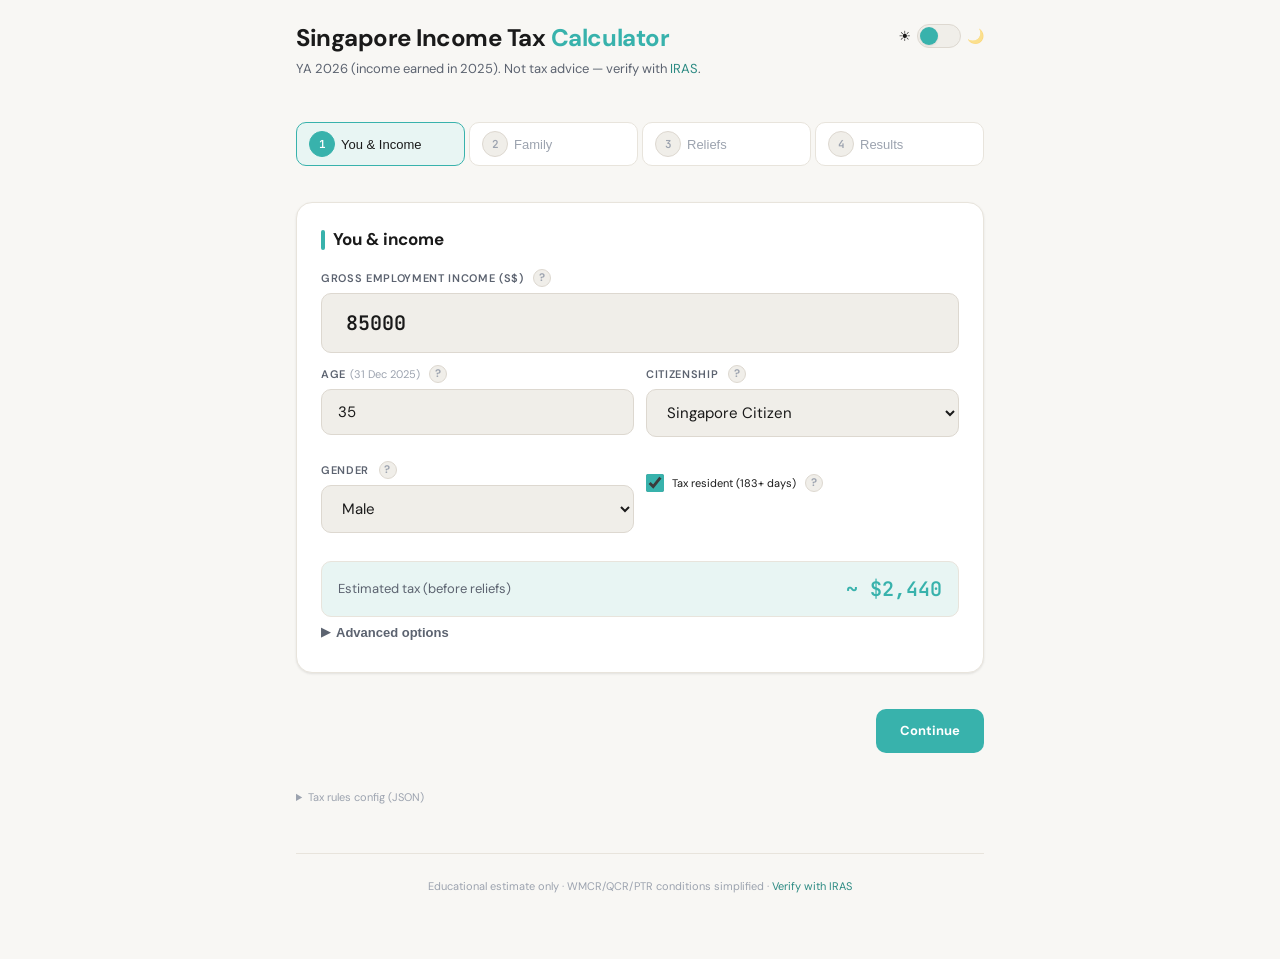
<file: archive/sg-income-tax-calculator-v2.3.html>
<!DOCTYPE html>
<html lang="en" data-theme="light">
<head>
<meta charset="UTF-8">
<meta name="viewport" content="width=device-width, initial-scale=1.0">
<title>SG Income Tax Calculator · YA 2026</title>
<link href="https://fonts.googleapis.com/css2?family=DM+Sans:ital,opsz,wght@0,9..40,400;0,9..40,500;0,9..40,600;0,9..40,700;1,9..40,400&family=JetBrains+Mono:wght@400;600&display=swap" rel="stylesheet">
<style>
/* ================================================================
   DESIGN TOKENS — Scandinavian philosophy
   ================================================================ */
:root {
  --color-bg-primary:#f8f7f4;--color-bg-secondary:#ffffff;--color-bg-tertiary:#f0eee9;--color-bg-inverse:#1c1e21;
  --color-text-primary:#1a1a1a;--color-text-secondary:#5c6370;--color-text-tertiary:#9ca3af;--color-text-inverse:#f0ede8;--color-text-link:#2b8a82;
  --color-border-primary:#ddd8d0;--color-border-secondary:#e8e4dc;--color-border-focus:#38b2ac;
  --color-accent-primary:#38b2ac;--color-accent-primary-hover:#2d9f99;--color-accent-primary-active:#268c87;--color-accent-secondary:#e8f5f3;
  --color-status-success:#38a169;--color-status-success-bg:#f0fff4;--color-status-warning:#d69e2e;--color-status-warning-bg:#fefcf0;--color-status-error:#e53e3e;--color-status-error-bg:#fff5f5;
  --space-1:2px;--space-2:4px;--space-3:6px;--space-4:8px;--space-5:12px;--space-6:16px;--space-7:24px;--space-8:32px;--space-9:48px;--space-10:64px;
  --font-body:'DM Sans',system-ui,sans-serif;--font-mono:'JetBrains Mono','SF Mono',Consolas,monospace;
  --fs-xs:0.6875rem;--fs-sm:0.8125rem;--fs-base:0.9375rem;--fs-md:1.0625rem;--fs-lg:1.25rem;--fs-xl:1.5rem;--fs-2xl:1.875rem;--fs-3xl:2.25rem;
  --fw-normal:400;--fw-medium:500;--fw-semi:600;--fw-bold:700;
  --lh-tight:1.2;--lh-normal:1.5;--lh-relaxed:1.7;
  --ls-tight:-0.02em;--ls-normal:0;--ls-wide:0.06em;
  --radius-sm:6px;--radius-md:10px;--radius-lg:16px;--radius-full:9999px;
  --shadow-sm:0 1px 3px rgba(0,0,0,.06),0 1px 2px rgba(0,0,0,.04);--shadow-md:0 4px 12px rgba(0,0,0,.06),0 2px 4px rgba(0,0,0,.04);--shadow-lg:0 12px 32px rgba(0,0,0,.08),0 4px 8px rgba(0,0,0,.04);--shadow-focus:0 0 0 3px rgba(56,178,172,.3);
  --dur-fast:150ms;--dur-normal:250ms;--dur-slow:400ms;
  --ease:cubic-bezier(.25,.1,.25,1);
  --max-w:720px;
}
[data-theme="dark"]{
  --color-bg-primary:#1a1c20;--color-bg-secondary:#232629;--color-bg-tertiary:#2c2f34;--color-bg-inverse:#f0ede8;
  --color-text-primary:#e8e4dc;--color-text-secondary:#a0a4ab;--color-text-tertiary:#6b7078;--color-text-inverse:#1a1a1a;--color-text-link:#4fd1c5;
  --color-border-primary:#3a3d42;--color-border-secondary:#2e3136;--color-border-focus:#4fd1c5;
  --color-accent-primary:#4fd1c5;--color-accent-primary-hover:#5dddd2;--color-accent-primary-active:#38b2ac;--color-accent-secondary:rgba(79,209,197,.12);
  --color-status-success:#68d391;--color-status-success-bg:rgba(104,211,145,.1);--color-status-warning:#f6ad55;--color-status-warning-bg:rgba(246,173,85,.1);--color-status-error:#fc8181;--color-status-error-bg:rgba(252,129,129,.1);
  --shadow-sm:0 1px 3px rgba(0,0,0,.2),0 1px 2px rgba(0,0,0,.15);--shadow-md:0 4px 12px rgba(0,0,0,.2),0 2px 4px rgba(0,0,0,.15);--shadow-lg:0 12px 32px rgba(0,0,0,.3),0 4px 8px rgba(0,0,0,.2);--shadow-focus:0 0 0 3px rgba(79,209,197,.35);
}
@media(prefers-color-scheme:dark){:root:not([data-theme="light"]){
  --color-bg-primary:#1a1c20;--color-bg-secondary:#232629;--color-bg-tertiary:#2c2f34;--color-bg-inverse:#f0ede8;
  --color-text-primary:#e8e4dc;--color-text-secondary:#a0a4ab;--color-text-tertiary:#6b7078;--color-text-inverse:#1a1a1a;--color-text-link:#4fd1c5;
  --color-border-primary:#3a3d42;--color-border-secondary:#2e3136;--color-border-focus:#4fd1c5;
  --color-accent-primary:#4fd1c5;--color-accent-primary-hover:#5dddd2;--color-accent-primary-active:#38b2ac;--color-accent-secondary:rgba(79,209,197,.12);
  --color-status-success:#68d391;--color-status-success-bg:rgba(104,211,145,.1);--color-status-warning:#f6ad55;--color-status-warning-bg:rgba(246,173,85,.1);--color-status-error:#fc8181;--color-status-error-bg:rgba(252,129,129,.1);
  --shadow-sm:0 1px 3px rgba(0,0,0,.2),0 1px 2px rgba(0,0,0,.15);--shadow-md:0 4px 12px rgba(0,0,0,.2),0 2px 4px rgba(0,0,0,.15);--shadow-lg:0 12px 32px rgba(0,0,0,.3),0 4px 8px rgba(0,0,0,.2);--shadow-focus:0 0 0 3px rgba(79,209,197,.35);
}}
@media(prefers-reduced-motion:reduce){:root{--dur-fast:0ms;--dur-normal:0ms;--dur-slow:0ms;}}

/* ================================================================
   BASE
   ================================================================ */
*,*::before,*::after{box-sizing:border-box;margin:0;padding:0}
body{font-family:var(--font-body);font-size:var(--fs-base);line-height:var(--lh-normal);color:var(--color-text-primary);background:var(--color-bg-primary);min-height:100vh;-webkit-font-smoothing:antialiased;transition:background var(--dur-normal) var(--ease),color var(--dur-normal) var(--ease)}
a{color:var(--color-text-link);text-decoration:none}
a:hover{text-decoration:underline}

.wrap{max-width:var(--max-w);margin:0 auto;padding:var(--space-7) var(--space-6) var(--space-10)}

/* ================================================================
   HEADER
   ================================================================ */
.header{display:flex;align-items:flex-start;justify-content:space-between;margin-bottom:var(--space-8);gap:var(--space-6)}
.header-left h1{font-size:var(--fs-xl);font-weight:var(--fw-bold);letter-spacing:var(--ls-tight);color:var(--color-text-primary);line-height:var(--lh-tight)}
.header-left h1 span{color:var(--color-accent-primary)}
.header-sub{font-size:var(--fs-sm);color:var(--color-text-secondary);margin-top:var(--space-3)}
.theme-switch{display:flex;align-items:center;gap:var(--space-3);flex-shrink:0}
.theme-switch .ts-icon{font-size:14px;line-height:1;opacity:.5;transition:opacity var(--dur-fast) var(--ease)}
.theme-switch .ts-icon.active{opacity:1}
.theme-switch input{display:none}
.theme-switch .ts-track{position:relative;width:44px;height:24px;background:var(--color-bg-tertiary);border:1px solid var(--color-border-primary);border-radius:var(--radius-full);cursor:pointer;transition:background var(--dur-fast) var(--ease)}
.theme-switch .ts-track:hover{border-color:var(--color-accent-primary)}
.theme-switch .ts-thumb{position:absolute;top:2px;left:2px;width:18px;height:18px;background:var(--color-accent-primary);border-radius:50%;transition:transform var(--dur-normal) var(--ease),background var(--dur-fast) var(--ease);box-shadow:var(--shadow-sm)}
.theme-switch input:checked+.ts-track .ts-thumb{transform:translateX(20px)}
.theme-switch input:focus-visible+.ts-track{box-shadow:var(--shadow-focus)}

/* ================================================================
   PROGRESS BAR
   ================================================================ */
.progress{display:flex;gap:var(--space-2);margin-bottom:var(--space-7);position:sticky;top:0;z-index:50;background:var(--color-bg-primary);padding:var(--space-5) 0;transition:background var(--dur-normal) var(--ease)}
.prog-step{flex:1;display:flex;align-items:center;gap:var(--space-3);cursor:pointer;padding:var(--space-4) var(--space-5);border-radius:var(--radius-md);border:1px solid var(--color-border-secondary);background:var(--color-bg-secondary);transition:all var(--dur-fast) var(--ease);font-size:var(--fs-sm);color:var(--color-text-tertiary)}
.prog-step:hover{border-color:var(--color-border-primary)}
.prog-step .num{width:26px;height:26px;border-radius:50%;display:flex;align-items:center;justify-content:center;font-family:var(--font-mono);font-size:var(--fs-xs);font-weight:var(--fw-semi);background:var(--color-bg-tertiary);border:1px solid var(--color-border-primary);flex-shrink:0;transition:all var(--dur-fast) var(--ease)}
.prog-step.active{border-color:var(--color-accent-primary);background:var(--color-accent-secondary);color:var(--color-text-primary)}
.prog-step.active .num{background:var(--color-accent-primary);color:#fff;border-color:var(--color-accent-primary)}
.prog-step.done{border-color:var(--color-accent-primary);color:var(--color-accent-primary)}
.prog-step.done .num{background:var(--color-accent-primary);color:#fff;border-color:var(--color-accent-primary)}
.prog-step .lbl{display:none}
@media(min-width:580px){.prog-step .lbl{display:inline}}

/* ================================================================
   CARD
   ================================================================ */
.card{background:var(--color-bg-secondary);border:1px solid var(--color-border-secondary);border-radius:var(--radius-lg);padding:var(--space-7);margin-bottom:var(--space-6);box-shadow:var(--shadow-sm);transition:background var(--dur-normal) var(--ease),border-color var(--dur-normal) var(--ease)}
.card h2{font-size:var(--fs-md);font-weight:var(--fw-bold);margin-bottom:var(--space-6);color:var(--color-text-primary);display:flex;align-items:center;gap:var(--space-4)}
.card h2::before{content:'';width:4px;height:20px;background:var(--color-accent-primary);border-radius:2px;flex-shrink:0}
.section-desc{font-size:var(--fs-sm);color:var(--color-text-secondary);margin-bottom:var(--space-6);line-height:var(--lh-relaxed)}
.section-heading{font-size:var(--fs-sm);font-weight:var(--fw-semi);color:var(--color-text-secondary);margin-bottom:var(--space-5)}

/* ================================================================
   FORMS
   ================================================================ */
.grid-2{display:grid;grid-template-columns:1fr;gap:var(--space-5)}
@media(min-width:560px){.grid-2{grid-template-columns:1fr 1fr}}
.field{margin-bottom:var(--space-5)}
.field:last-child{margin-bottom:0}
.field label{display:block;font-size:var(--fs-xs);font-weight:var(--fw-semi);text-transform:uppercase;letter-spacing:var(--ls-wide);color:var(--color-text-secondary);margin-bottom:var(--space-3)}
.field .hint{font-weight:var(--fw-normal);text-transform:none;letter-spacing:var(--ls-normal);font-size:var(--fs-xs);color:var(--color-text-tertiary)}
input[type="text"],input[type="number"],input[type="date"],select{width:100%;padding:var(--space-5) var(--space-6);border:1px solid var(--color-border-primary);border-radius:var(--radius-md);background:var(--color-bg-tertiary);color:var(--color-text-primary);font-family:var(--font-body);font-size:var(--fs-base);transition:border-color var(--dur-fast) var(--ease),box-shadow var(--dur-fast) var(--ease);min-height:44px}
input:focus,select:focus{outline:none;border-color:var(--color-border-focus);box-shadow:var(--shadow-focus)}
input[type="checkbox"]{width:18px;height:18px;accent-color:var(--color-accent-primary);cursor:pointer;flex-shrink:0}
.income-field input{font-family:var(--font-mono);font-size:var(--fs-lg);font-weight:var(--fw-semi);padding:var(--space-6) var(--space-7)}
.chk-row{display:flex;align-items:center;gap:var(--space-4);margin-bottom:var(--space-4);font-size:var(--fs-base);min-height:44px}
.chk-row label{margin:0;text-transform:none;font-weight:var(--fw-normal);color:var(--color-text-primary);letter-spacing:var(--ls-normal);cursor:pointer}

/* ================================================================
   SUB-BLOCKS (children, parents)
   ================================================================ */
.sub-block{border:1px solid var(--color-border-secondary);border-radius:var(--radius-md);padding:var(--space-6);margin-bottom:var(--space-5);background:var(--color-bg-primary);transition:background var(--dur-normal) var(--ease)}
.sub-block h3{font-size:var(--fs-sm);font-weight:var(--fw-semi);color:var(--color-accent-primary);margin-bottom:var(--space-5)}
.btn-add{display:inline-flex;align-items:center;gap:var(--space-3);font-family:var(--font-body);font-size:var(--fs-sm);font-weight:var(--fw-semi);padding:var(--space-4) var(--space-6);border-radius:var(--radius-md);border:1px dashed var(--color-border-primary);background:transparent;color:var(--color-text-secondary);cursor:pointer;transition:all var(--dur-fast) var(--ease);margin-top:var(--space-3)}
.btn-add:hover{border-color:var(--color-accent-primary);color:var(--color-accent-primary);background:var(--color-accent-secondary)}

/* ================================================================
   COLLAPSIBLE
   ================================================================ */
.collapsible-trigger{display:flex;align-items:center;gap:var(--space-3);cursor:pointer;font-size:var(--fs-sm);font-weight:var(--fw-semi);color:var(--color-text-secondary);padding:var(--space-4) 0;border:none;background:none;width:100%;text-align:left}
.collapsible-trigger:hover{color:var(--color-accent-primary)}
.collapsible-trigger .chevron{transition:transform var(--dur-fast) var(--ease);font-size:12px}
.collapsible-trigger.open .chevron{transform:rotate(90deg)}
.collapsible-body{overflow:hidden;max-height:0;transition:max-height var(--dur-slow) var(--ease);opacity:0}
.collapsible-body.open{max-height:800px;opacity:1;transition:max-height var(--dur-slow) var(--ease),opacity var(--dur-normal) var(--ease)}

/* ================================================================
   LIVE PREVIEW
   ================================================================ */
.live-preview{background:var(--color-accent-secondary);border:1px solid var(--color-border-secondary);border-radius:var(--radius-md);padding:var(--space-5) var(--space-6);margin-top:var(--space-6);display:flex;align-items:center;justify-content:space-between;gap:var(--space-4)}
.live-preview .lp-label{font-size:var(--fs-sm);color:var(--color-text-secondary)}
.live-preview .lp-value{font-family:var(--font-mono);font-size:var(--fs-lg);font-weight:var(--fw-semi);color:var(--color-accent-primary)}

/* ================================================================
   RELIEF CAP BAR
   ================================================================ */
.cap-bar-wrap{margin-bottom:var(--space-6)}
.cap-bar-header{display:flex;justify-content:space-between;font-size:var(--fs-xs);color:var(--color-text-secondary);margin-bottom:var(--space-3)}
.cap-bar{height:8px;background:var(--color-bg-tertiary);border-radius:var(--radius-full);overflow:hidden}
.cap-bar-fill{height:100%;border-radius:var(--radius-full);transition:width var(--dur-normal) var(--ease),background var(--dur-normal) var(--ease)}
.cap-bar-fill.ok{background:var(--color-status-success)}
.cap-bar-fill.warn{background:var(--color-status-warning)}
.cap-bar-fill.over{background:var(--color-status-error)}

/* ================================================================
   AUTO-RELIEF LIST
   ================================================================ */
.auto-reliefs{margin-bottom:var(--space-6)}
.auto-relief-item{display:flex;align-items:center;justify-content:space-between;padding:var(--space-4) var(--space-5);border-bottom:1px solid var(--color-border-secondary);font-size:var(--fs-sm)}
.auto-relief-item:last-child{border-bottom:none}
.auto-relief-item .ar-name{color:var(--color-text-secondary);display:flex;align-items:center;gap:var(--space-3)}
.auto-relief-item .ar-check{color:var(--color-status-success);font-size:14px}
.auto-relief-item .ar-val{font-family:var(--font-mono);font-weight:var(--fw-medium);color:var(--color-text-primary)}

/* ================================================================
   BUTTONS
   ================================================================ */
.nav-bar{display:flex;justify-content:space-between;align-items:center;margin-top:var(--space-7);gap:var(--space-4);position:sticky;bottom:0;background:var(--color-bg-primary);padding:var(--space-5) 0;z-index:40;transition:background var(--dur-normal) var(--ease)}
.btn{font-family:var(--font-body);font-size:var(--fs-sm);font-weight:var(--fw-bold);padding:var(--space-5) var(--space-7);border-radius:var(--radius-md);border:none;cursor:pointer;min-height:44px;transition:all var(--dur-fast) var(--ease)}
.btn:focus-visible{outline:none;box-shadow:var(--shadow-focus)}
.btn:active{transform:scale(.98)}
.btn:disabled{opacity:.4;cursor:not-allowed;pointer-events:none}
.btn-primary{background:var(--color-accent-primary);color:#fff}
.btn-primary:hover{background:var(--color-accent-primary-hover)}
.btn-ghost{background:transparent;color:var(--color-text-secondary);border:1px solid var(--color-border-primary)}
.btn-ghost:hover{border-color:var(--color-accent-primary);color:var(--color-accent-primary)}
.btn-copy{display:inline-flex;align-items:center;gap:var(--space-3);background:var(--color-bg-tertiary);border:1px solid var(--color-border-primary);color:var(--color-text-primary);font-family:var(--font-body);font-size:var(--fs-sm);font-weight:var(--fw-semi);padding:var(--space-5) var(--space-7);border-radius:var(--radius-md);cursor:pointer;min-height:44px;transition:all var(--dur-fast) var(--ease);width:100%;justify-content:center;margin-top:var(--space-6)}
.btn-copy:hover{border-color:var(--color-accent-primary);color:var(--color-accent-primary)}

/* ================================================================
   RESULTS
   ================================================================ */
.results-hero{text-align:center;padding:var(--space-8) var(--space-7);background:var(--color-bg-primary);border:1px solid var(--color-border-secondary);border-radius:var(--radius-lg);margin-bottom:var(--space-6)}
.results-hero .rh-label{font-size:var(--fs-sm);color:var(--color-text-secondary);text-transform:uppercase;letter-spacing:var(--ls-wide)}
.results-hero .rh-value{font-family:var(--font-mono);font-size:var(--fs-3xl);font-weight:var(--fw-bold);color:var(--color-text-primary);margin-top:var(--space-3);line-height:var(--lh-tight)}
.results-hero .rh-value.low{color:var(--color-status-success)}
.results-hero .rh-sub{font-size:var(--fs-xs);color:var(--color-text-tertiary);margin-top:var(--space-3)}

.table-wrap{overflow-x:auto;margin:var(--space-5) 0}
table{width:100%;border-collapse:collapse;font-size:var(--fs-sm)}
th,td{padding:var(--space-4) var(--space-5);text-align:left;border-bottom:1px solid var(--color-border-secondary)}
th{color:var(--color-text-tertiary);font-weight:var(--fw-semi);font-size:var(--fs-xs);text-transform:uppercase;letter-spacing:var(--ls-wide)}
td.num{font-family:var(--font-mono);text-align:right}
tr.partial td{color:var(--color-status-warning)}
tr.summary-row td{border-top:2px solid var(--color-border-primary);font-weight:var(--fw-semi)}

/* ================================================================
   OPTIMIZATION CARDS
   ================================================================ */
.opt-cards{display:grid;gap:var(--space-5);margin-top:var(--space-6)}
.opt-card{background:var(--color-status-warning-bg);border:1px solid var(--color-status-warning);border-radius:var(--radius-md);padding:var(--space-6)}
.opt-card.cap-warn{background:var(--color-status-error-bg);border-color:var(--color-status-error)}
.opt-card h4{font-size:var(--fs-sm);font-weight:var(--fw-bold);color:var(--color-status-warning);margin-bottom:var(--space-3);display:flex;align-items:center;gap:var(--space-3)}
.opt-card.cap-warn h4{color:var(--color-status-error)}
.opt-card p{font-size:var(--fs-sm);color:var(--color-text-primary);line-height:var(--lh-relaxed)}

.compare-grid{display:grid;grid-template-columns:repeat(3,1fr);gap:var(--space-4);margin-top:var(--space-5)}
@media(max-width:559px){.compare-grid{grid-template-columns:1fr}}
@media(max-width:559px){input[type="text"],input[type="number"],input[type="date"],select{font-size:16px}}
.compare-card{background:var(--color-bg-primary);border:1px solid var(--color-border-secondary);border-radius:var(--radius-md);padding:var(--space-5);text-align:center}
.compare-card h4{font-size:var(--fs-xs);color:var(--color-text-tertiary);margin-bottom:var(--space-3);text-transform:uppercase;letter-spacing:var(--ls-wide)}
.compare-card .cv{font-family:var(--font-mono);font-size:var(--fs-lg);font-weight:var(--fw-semi);color:var(--color-accent-primary)}
.compare-card.best{border-color:var(--color-accent-primary);background:var(--color-accent-secondary)}

/* ================================================================
   TOAST
   ================================================================ */
.toast{position:fixed;bottom:var(--space-9);left:50%;transform:translateX(-50%) translateY(20px);background:var(--color-bg-inverse);color:var(--color-text-inverse);padding:var(--space-5) var(--space-7);border-radius:var(--radius-md);font-size:var(--fs-sm);font-weight:var(--fw-semi);box-shadow:var(--shadow-lg);opacity:0;transition:opacity var(--dur-fast) var(--ease),transform var(--dur-fast) var(--ease);pointer-events:none;z-index:100}
.toast.show{opacity:1;transform:translateX(-50%) translateY(0)}

/* ================================================================
   TOOLTIPS
   ================================================================ */
.tip-wrap{position:relative;display:inline-flex;align-items:center;margin-left:var(--space-3)}
.tip-icon{width:18px;height:18px;border-radius:50%;background:var(--color-bg-tertiary);border:1px solid var(--color-border-primary);color:var(--color-text-tertiary);font-size:var(--fs-xs);font-weight:var(--fw-bold);display:inline-flex;align-items:center;justify-content:center;cursor:help;transition:all var(--dur-fast) var(--ease);font-style:normal;line-height:1;flex-shrink:0}
.tip-icon:hover,.tip-icon:focus{background:var(--color-accent-secondary);border-color:var(--color-accent-primary);color:var(--color-accent-primary)}
.tip-bubble{position:absolute;bottom:calc(100% + 8px);left:50%;transform:translateX(-50%);background:var(--color-bg-inverse);color:var(--color-text-inverse);font-size:var(--fs-xs);font-weight:var(--fw-normal);line-height:var(--lh-relaxed);padding:var(--space-5) var(--space-6);border-radius:var(--radius-md);box-shadow:var(--shadow-lg);width:260px;opacity:0;pointer-events:none;transition:opacity var(--dur-fast) var(--ease);z-index:60;text-transform:none;letter-spacing:var(--ls-normal)}
.tip-bubble::after{content:'';position:absolute;top:100%;left:50%;transform:translateX(-50%);border:6px solid transparent;border-top-color:var(--color-bg-inverse)}
.tip-wrap:hover .tip-bubble,.tip-icon:focus+.tip-bubble{opacity:1;pointer-events:auto}
@media(max-width:559px){.tip-bubble{left:auto;right:-8px;transform:none}.tip-bubble::after{left:auto;right:16px;transform:none}}

/* ================================================================
   CATEGORIZED TABLE
   ================================================================ */
.cat-header td{background:var(--color-bg-tertiary);font-weight:var(--fw-semi);font-size:var(--fs-xs);text-transform:uppercase;letter-spacing:var(--ls-wide);color:var(--color-text-secondary);border-bottom:1px solid var(--color-border-primary)}
.cat-subtotal td{font-weight:var(--fw-semi);color:var(--color-text-secondary);font-size:var(--fs-xs);border-bottom:2px solid var(--color-border-secondary)}
.eff-rate{font-size:var(--fs-xs);color:var(--color-text-tertiary);margin-top:var(--space-2)}

/* ================================================================
   UTILITY
   ================================================================ */
.hidden{display:none!important}
.divider{border:none;border-top:1px solid var(--color-border-secondary);margin:var(--space-6) 0}
.config-note{font-family:var(--font-mono);font-size:10px;color:var(--color-text-tertiary);white-space:pre-wrap;max-height:120px;overflow-y:auto;padding:var(--space-5);background:var(--color-bg-tertiary);border-radius:var(--radius-md);border:1px solid var(--color-border-secondary);margin-top:var(--space-4)}
footer{text-align:center;font-size:var(--fs-xs);color:var(--color-text-tertiary);margin-top:var(--space-9);padding-top:var(--space-7);border-top:1px solid var(--color-border-secondary)}
footer a{color:var(--color-text-link)}

/* ================================================================
   PRINT
   ================================================================ */
@media print{
  .progress,.nav-bar,.theme-toggle,.btn-copy,.btn-add,.collapsible-trigger,footer,details{display:none!important}
  body{background:#fff;color:#000;font-size:11pt}
  .card{box-shadow:none;border:1px solid #ddd;break-inside:avoid}
  .step-panel{display:block!important}
  .results-hero{border:2px solid #000}
  .results-hero .rh-value{color:#000}
  .hidden{display:block!important}
}
</style>
</head>
<body>
<main class="wrap">
  <header class="header">
    <div class="header-left">
      <h1>Singapore Income Tax <span>Calculator</span></h1>
      <p class="header-sub">YA 2026 (income earned in 2025). Not tax advice — verify with <a href="https://www.iras.gov.sg" target="_blank" rel="noopener">IRAS</a>.</p>
    </div>
    <label class="theme-switch" title="Toggle light/dark mode">
      <span class="ts-icon ts-sun" aria-hidden="true">☀️</span>
      <input type="checkbox" id="themeToggle" aria-label="Toggle dark mode">
      <span class="ts-track"><span class="ts-thumb"></span></span>
      <span class="ts-icon ts-moon" aria-hidden="true">🌙</span>
    </label>
  </header>

  <nav class="progress" id="progressBar" aria-label="Step progress"></nav>

  <!-- ============ STEP 0: YOU & INCOME ============ -->
  <section class="card step-panel" data-step="0">
    <h2>You &amp; income</h2>
    <div class="field income-field">
      <label>Gross employment income (S$) <span class="tip-wrap"><i class="tip-icon" tabindex="0">?</i><span class="tip-bubble">Your total salary, bonus, and benefits-in-kind before CPF deductions. This is the amount on your IR8A form from your employer.</span></span></label>
      <input type="number" id="incomeYou" min="0" step="100" value="85000" placeholder="0">
    </div>
    <div class="grid-2">
      <div class="field">
        <label>Age <span class="hint">(31 Dec 2025)</span> <span class="tip-wrap"><i class="tip-icon" tabindex="0">?</i><span class="tip-bubble">Your age as of 31 Dec of the basis year (2025). Affects Earned Income Relief tiers: under 55 ($1,000), 55–59 ($6,000), 60+ ($8,000). Also affects CPF contribution rates.</span></span></label>
        <input type="number" id="ageYou" min="16" max="120" value="35">
      </div>
      <div class="field">
        <label>Citizenship <span class="tip-wrap"><i class="tip-icon" tabindex="0">?</i><span class="tip-bubble">Affects CPF rates (foreigners get no CPF relief), SRS cap ($15,300 for SC/SPR, $35,700 for foreigners), and non-resident tax treatment.</span></span></label>
        <select id="citizenYou">
          <option value="SC">Singapore Citizen</option>
          <option value="SPR">Permanent Resident</option>
          <option value="FR">Foreigner</option>
        </select>
      </div>
      <div class="field">
        <label>Gender <span class="tip-wrap"><i class="tip-icon" tabindex="0">?</i><span class="tip-bubble">Used to determine Working Mother's Child Relief (WMCR) eligibility — only available to married working mothers.</span></span></label>
        <select id="genderYou"><option value="M">Male</option><option value="F">Female</option></select>
      </div>
      <div class="field">
        <div class="chk-row">
          <input type="checkbox" id="taxResident" checked>
          <label for="taxResident">Tax resident (183+ days) <span class="tip-wrap"><i class="tip-icon" tabindex="0">?</i><span class="tip-bubble">You're a tax resident if you stayed/worked in Singapore for 183+ days in 2025. Non-residents are taxed at a flat 15% or progressive rates (whichever is higher), with no personal reliefs.</span></span></label>
        </div>
      </div>
    </div>
    <div class="live-preview" id="livePreview">
      <span class="lp-label">Estimated tax (before reliefs)</span>
      <span class="lp-value" id="liveEstimate">—</span>
    </div>
    <button class="collapsible-trigger" type="button"><span class="chevron">▶</span> Advanced options</button>
    <div class="collapsible-body" id="advancedOpts">
      <div class="grid-2" style="padding-top:var(--space-5)">
        <div class="chk-row"><input type="checkbox" id="disabledYou"><label for="disabledYou">Earned Income Relief (disability) <span class="tip-wrap"><i class="tip-icon" tabindex="0">?</i><span class="tip-bubble">Higher EIR for persons with a disability: under 55 ($4,000), 55–59 ($10,000), 60+ ($12,000). You must have earned income to qualify.</span></span></label></div>
        <div class="field"><label>Override CPF relief (S$) <span class="tip-wrap"><i class="tip-icon" tabindex="0">?</i><span class="tip-bubble">By default, we estimate your CPF employee contribution from salary × age-based rate. Enter your actual amount here if it differs (e.g. due to additional wages or employer top-ups).</span></span></label><input type="number" id="cpfYouOverride" min="0" step="100" placeholder="Leave blank to auto-estimate"></div>
      </div>
    </div>
  </section>

  <!-- ============ STEP 1: FAMILY ============ -->
  <section class="card step-panel hidden" data-step="1">
    <h2>Family &amp; dependants</h2>
    <div class="chk-row" style="margin-bottom:var(--space-6)">
      <input type="checkbox" id="married">
      <label for="married" style="font-weight:var(--fw-semi)">I am married</label>
    </div>
    <div id="spouseSection" class="hidden">
      <h3 class="section-heading">Spouse</h3>
      <div class="grid-2">
        <div class="field"><label>Spouse annual income (S$) <span class="tip-wrap"><i class="tip-icon" tabindex="0">?</i><span class="tip-bubble">Your spouse's total income from all sources (employment, trade, rent). If ≤$8,000, you qualify for Spouse Relief ($2,000). This is used for eligibility, not for calculating your spouse's tax.</span></span></label><input type="number" id="spouseIncome" min="0" step="100" value="0"></div>
        <div class="field"><label>Spouse age</label><input type="number" id="spouseAge" min="16" max="120" value="35"></div>
      </div>
      <div class="chk-row"><input type="checkbox" id="spouseDisabled"><label for="spouseDisabled">Spouse disability (relief tier) <span class="tip-wrap"><i class="tip-icon" tabindex="0">?</i><span class="tip-bubble">If your spouse has a disability, Spouse Relief increases from $2,000 to $5,500.</span></span></label></div>
      <div class="chk-row"><input type="checkbox" id="husbandNSmanEligible"><label for="husbandNSmanEligible">Husband eligible for NSman (Self) relief <span class="tip-wrap"><i class="tip-icon" tabindex="0">?</i><span class="tip-bubble">If the husband is an NSman, the wife (SC only) can claim NSman Wife Relief of $750. Check this if the husband qualifies for any NSman Self relief tier.</span></span></label></div>
      <div class="grid-2" style="margin-top:var(--space-5)">
        <div class="field"><label>Spouse employment income (S$) <span class="tip-wrap"><i class="tip-icon" tabindex="0">?</i><span class="tip-bubble">Enter your spouse's employment income to run a side-by-side tax comparison and find the optimal relief allocation between you.</span></span></label><input type="number" id="incomeSpouse" min="0" step="100" value="0"></div>
        <div class="field"><label>Spouse SRS (S$) <span class="tip-wrap"><i class="tip-icon" tabindex="0">?</i><span class="tip-bubble">Your spouse's SRS contribution for the comparison calculation. Same caps apply: $15,300 for SC/SPR, $35,700 for foreigners.</span></span></label><input type="number" id="srsSpouse" min="0" step="100" value="0"></div>
      </div>
      <button class="collapsible-trigger" type="button"><span class="chevron">▶</span> Spouse advanced</button>
      <div class="collapsible-body">
        <div class="grid-2" style="padding-top:var(--space-5)">
          <div class="field"><label>Spouse CPF override (S$)</label><input type="number" id="cpfSpouseOverride" min="0" step="100" placeholder="Auto if blank"></div>
          <div class="chk-row"><input type="checkbox" id="disabledSpousePerson"><label for="disabledSpousePerson">Spouse: Earned Income (disability)</label></div>
        </div>
      </div>
      <hr class="divider">
    </div>

    <h3 class="section-heading">Children</h3>
    <p class="section-desc">Qualifying children: unmarried, under 16, or student under 25, or serving full-time NS.</p>
    <div id="childrenContainer"></div>
    <button type="button" class="btn-add" id="addChild">+ Add child</button>

    <hr class="divider">
    <h3 class="section-heading">Parents / grandparents <span class="hint">(max 2 dependants)</span></h3>
    <div id="parentsContainer"></div>
    <button type="button" class="btn-add" id="addParent">+ Add dependant</button>

    <hr class="divider">
    <div id="sharingControls" class="hidden">
      <h3 class="section-heading">Relief sharing with spouse</h3>
      <div class="grid-2">
        <div class="field"><label>Your QCR share (%) <span class="tip-wrap"><i class="tip-icon" tabindex="0">?</i><span class="tip-bubble">Qualifying Child Relief can be split between spouses. 100% = you claim all. 50% = split equally. The optimizer on the Results tab will suggest the best split.</span></span></label><input type="number" id="qcrShareYou" min="0" max="100" value="50" step="5"></div>
        <div class="field"><label>Your PTR share (%) <span class="tip-wrap"><i class="tip-icon" tabindex="0">?</i><span class="tip-bubble">Parenthood Tax Rebate is a tax rebate (not relief) of $5k/$10k/$20k per child (SC only). It can be shared between spouses in any proportion.</span></span></label><input type="number" id="ptrShareYou" min="0" max="100" value="50" step="5"></div>
        <div class="field"><label>Your Parent Relief share (%) <span class="tip-wrap"><i class="tip-icon" tabindex="0">?</i><span class="tip-bubble">Parent/Grandparent Relief can be shared with siblings or spouse. 100% = you claim the full amount. Only one person can claim each parent.</span></span></label><input type="number" id="parentShareYou" min="0" max="100" value="100" step="5"></div>
      </div>
    </div>
    <div id="gcrWrap" class="hidden">
      <div class="chk-row"><input type="checkbox" id="gcrEligible"><label for="gcrEligible">Grandparent Caregiver Relief ($3,000) <span class="tip-wrap"><i class="tip-icon" tabindex="0">?</i><span class="tip-bubble">For married working mothers whose parent/grandparent/in-law cares for their child (aged 12 or under). $3,000 relief. Only one married couple can claim per household.</span></span></label></div>
    </div>
  </section>

  <!-- ============ STEP 2: RELIEFS ============ -->
  <section class="card step-panel hidden" data-step="2">
    <h2>Reliefs &amp; contributions</h2>
    <div class="cap-bar-wrap" id="capBarWrap">
      <div class="cap-bar-header"><span>Total reliefs</span><span id="capBarLabel">$0 / $80,000</span></div>
      <div class="cap-bar"><div class="cap-bar-fill ok" id="capBarFill" style="width:0%"></div></div>
    </div>
    <h3 class="section-heading" style="margin-bottom:var(--space-4)">Auto-granted (from your profile)</h3>
    <div class="auto-reliefs" id="autoReliefs"></div>
    <hr class="divider">
    <h3 class="section-heading">Voluntary contributions</h3>
    <div class="grid-2">
      <div class="field"><label>SRS contribution (S$) <span class="tip-wrap"><i class="tip-icon" tabindex="0">?</i><span class="tip-bubble">Supplementary Retirement Scheme — voluntary savings for retirement. Contributions are tax-deductible. Cap: $15,300/yr for SC/SPR, $35,700 for foreigners. Withdrawals taxed at 50% when eligible.</span></span></label><input type="number" id="srsYou" min="0" step="100" value="0"></div>
      <div class="field"><label>CPF cash top-up — self (S$) <span class="tip-wrap"><i class="tip-icon" tabindex="0">?</i><span class="tip-bubble">Voluntary cash top-ups to your own CPF Special Account (SA) or Retirement Account (RA). Tax relief capped at $8,000/yr. Must be a cash top-up (not a transfer from OA).</span></span></label><input type="number" id="cpfTopupSelf" min="0" step="100" value="0"></div>
      <div class="field"><label>CPF cash top-up — family (S$) <span class="tip-wrap"><i class="tip-icon" tabindex="0">?</i><span class="tip-bubble">Cash top-ups to your spouse, siblings, parents, or grandparents' CPF SA/RA. Separate $8,000/yr cap on top of the self top-up cap.</span></span></label><input type="number" id="cpfTopupFamily" min="0" step="100" value="0"></div>
      <div class="field"><label>Life insurance relief (S$) <span class="tip-wrap"><i class="tip-icon" tabindex="0">?</i><span class="tip-bubble">Premiums paid on life insurance policies. Capped at $5,000. Only claimable if your CPF contributions are less than $5,000 (i.e. most employed people won't benefit from this).</span></span></label><input type="number" id="lifeIns" min="0" step="100" value="0"></div>
    </div>
    <hr class="divider">
    <h3 class="section-heading">Donations</h3>
    <div class="grid-2">
      <div class="field"><label>Donations to approved IPCs (S$) <span class="tip-wrap"><i class="tip-icon" tabindex="0">?</i><span class="tip-bubble">Cash donations to approved Institutions of a Public Character (IPCs) qualify for 250% tax deduction — i.e. a $1,000 donation gives you $2,500 in tax deductions. No cap. Donations are deducted from income separately from the $80k relief cap.</span></span></label><input type="number" id="donations" min="0" step="100" value="0"></div>
    </div>
    <hr class="divider">
    <h3 class="section-heading">Other reliefs</h3>
    <div class="grid-2">
      <div class="field"><label>NSman (self) tier <span class="tip-wrap"><i class="tip-icon" tabindex="0">?</i><span class="tip-bubble">National Service relief for eligible NSmen. Key appointment holders: $5,000. Active NSmen: $3,000. Other NSmen (completed NS): $1,500. Must have performed NS duties in the basis year.</span></span></label>
        <select id="nsmanSelf"><option value="0">Not claiming</option><option value="1500" selected>Other — $1,500</option><option value="3000">Active — $3,000</option><option value="5000">Key appointment — $5,000</option></select>
      </div>
      <div class="chk-row"><input type="checkbox" id="nsmanParent"><label for="nsmanParent">NSman Parent relief ($750) <span class="tip-wrap"><i class="tip-icon" tabindex="0">?</i><span class="tip-bubble">Parents of NSmen can claim $750 each. Both parents can claim. The NSman son must be eligible for NSman Self relief.</span></span></label></div>
      <div class="chk-row"><input type="checkbox" id="siblingDisability"><label for="siblingDisability">Sibling disability relief ($5,500) <span class="tip-wrap"><i class="tip-icon" tabindex="0">?</i><span class="tip-bubble">For maintaining a sibling with a physical or mental disability. $5,500 relief. The sibling must not be claimed by anyone else as a dependant.</span></span></label></div>
    </div>
  </section>

  <!-- ============ STEP 3: RESULTS ============ -->
  <section class="card step-panel hidden" data-step="3">
    <h2>Results &amp; optimizer</h2>
    <div class="results-hero">
      <div class="rh-label">Estimated net tax payable</div>
      <div class="rh-value" id="netTaxYou">—</div>
      <div class="rh-sub">YA 2026 · Tax resident estimate</div>
    </div>
    <div class="table-wrap"><table id="reliefTableYou"><thead><tr><th>Item</th><th style="text-align:right">S$</th></tr></thead><tbody></tbody></table></div>
    <div id="spouseResultsBlock" class="hidden">
      <hr class="divider">
      <h3 class="section-heading" style="margin:var(--space-6) 0 var(--space-4)">Spouse</h3>
      <div class="results-hero" style="padding:var(--space-6)">
        <div class="rh-label">Spouse net tax</div>
        <div class="rh-value" id="netTaxSpouse" style="font-size:var(--fs-xl)">—</div>
      </div>
      <div class="table-wrap"><table id="reliefTableSpouse"><thead><tr><th>Item</th><th style="text-align:right">S$</th></tr></thead><tbody></tbody></table></div>
    </div>
    <div id="compareBlock" class="hidden">
      <hr class="divider">
      <h3 class="section-heading" style="margin-bottom:var(--space-4)">Household comparison — QCR split</h3>
      <div class="compare-grid" id="compareGrid"></div>
    </div>
    <div id="optCards" class="opt-cards hidden"></div>
    <button type="button" class="btn-copy" id="btnCopy" aria-label="Copy tax summary to clipboard">📋 Copy summary</button>
  </section>

  <div class="nav-bar">
    <button type="button" class="btn btn-ghost" id="btnBack">Back</button>
    <button type="button" class="btn btn-primary" id="btnNext">Continue</button>
  </div>

  <details style="margin-top:var(--space-7)">
    <summary style="cursor:pointer;color:var(--color-text-tertiary);font-size:var(--fs-xs)">Tax rules config (JSON)</summary>
    <pre class="config-note" id="configPreview"></pre>
  </details>

  <footer>Educational estimate only · WMCR/QCR/PTR conditions simplified · <a href="https://www.iras.gov.sg/taxes/individual-income-tax" target="_blank" rel="noopener">Verify with IRAS</a></footer>
</main>

<div class="toast" id="toast">Copied to clipboard</div>

<script>
(function(){
'use strict';

const TAX_CONFIG={meta:{yearOfAssessment:2026,basisYear:2025},reliefCap:80000,incomeThreshold:{spouseParentDependant:8000},wmcrCutoverDate:'2024-01-01',progressiveTax:{bands:[{upto:20000,rate:0},{upto:10000,rate:.02},{upto:10000,rate:.035},{upto:40000,rate:.07},{upto:40000,rate:.115},{upto:40000,rate:.15},{upto:40000,rate:.18},{upto:40000,rate:.19},{upto:40000,rate:.195},{upto:40000,rate:.20},{upto:180000,rate:.22},{upto:500000,rate:.23},{upto:Infinity,rate:.24}]},nonResidentEmploymentFlat:.15,earnedIncomeRelief:{normal:{lt55:1000,b55_59:6000,gte60:8000},disability:{lt55:4000,b55_59:10000,gte60:12000}},spouseRelief:{normal:2000,disability:5500},qcr:{normal:4000,disability:7500},wmcrFixed:{first:8000,second:10000,thirdPlus:12000},wmcrPctLegacy:{first:.15,second:.20,thirdPlus:.25},qcrWmcrCapPerChild:50000,parentRelief:{together:{normal:9000,disability:14000},apart:{normal:5500,disability:10000},minAge:55,maxDependants:2},grandparentCaregiver:3000,srsCap:{SC_SPR:15300,FR:35700},cpfTopUp:{self:8000,family:8000},siblingDisability:5500,lifeInsuranceMax:5000,nsman:{wife:750,parent:750},nsmanSelfTiers:{key:5000,active:3000,other:1500},ptr:{first:5000,second:10000,thirdPlus:20000},personalIncomeTaxRebate:{rateOfTax:.6,maxRebate:200},cpfEmployeeRates:[{maxAge:55,employeePct:.20},{maxAge:60,employeePct:.15},{maxAge:65,employeePct:.095},{maxAge:70,employeePct:.07},{maxAge:Infinity,employeePct:.05}],cpfMonthlyCeiling:7400,donationMultiplier:2.5};

const el=id=>document.getElementById(id);
const fmt=n=>(Math.round(n*100)/100).toLocaleString('en-SG',{minimumFractionDigits:0,maximumFractionDigits:2});

function taxResidentProgressive(c){let r=Math.max(0,c),t=0;for(const b of TAX_CONFIG.progressiveTax.bands){if(r<=0)break;const s=b.upto===Infinity?r:Math.min(r,b.upto);t+=s*b.rate;r-=s;}return t;}
function taxNonResidentEmployment(e){return Math.max(TAX_CONFIG.nonResidentEmploymentFlat*e,taxResidentProgressive(e));}
function earnedIncomeReliefAmount(age,dis,earned){const t=dis?TAX_CONFIG.earnedIncomeRelief.disability:TAX_CONFIG.earnedIncomeRelief.normal;let m;if(age<55)m=t.lt55;else if(age<=59)m=t.b55_59;else m=t.gte60;return Math.min(m,Math.max(0,earned));}
function cpfEmployeePct(age){for(const r of TAX_CONFIG.cpfEmployeeRates)if(age<=r.maxAge)return r.employeePct;return TAX_CONFIG.cpfEmployeeRates[TAX_CONFIG.cpfEmployeeRates.length-1].employeePct;}
function estimateCpfEmployeeRelief(ann,age,cit,ov){if(ov!==''&&ov!=null&&!Number.isNaN(Number(ov)))return Math.max(0,Number(ov));if(cit==='FR')return 0;return Math.round(Math.min(ann/12,TAX_CONFIG.cpfMonthlyCeiling)*cpfEmployeePct(age)*12*100)/100;}
function capSRS(a,cit){return Math.min(Math.max(0,a),cit==='FR'?TAX_CONFIG.srsCap.FR:TAX_CONFIG.srsCap.SC_SPR);}

function parseChildren(){const rows=document.querySelectorAll('#childrenContainer .sub-block'),list=[];rows.forEach((r,idx)=>{const dob=r.querySelector('.c-dob').value,sg=r.querySelector('.c-sg').checked,dis=r.querySelector('.c-dis').checked,qual=r.querySelector('.c-qual').checked;if(!qual)return;list.push({dob,sgCitizen:sg,disability:dis,idx});});list.sort((a,b)=>(a.dob||'').localeCompare(b.dob||''));return list;}
function parseParents(){const rows=document.querySelectorAll('#parentsContainer .sub-block'),list=[];rows.forEach(r=>{const age=Number(r.querySelector('.p-age').value)||0,inc=Number(r.querySelector('.p-inc').value)||0,tog=r.querySelector('.p-together').checked,dis=r.querySelector('.p-dis').checked,qual=r.querySelector('.p-qual').checked;if(!qual)return;list.push({age,income:inc,livingTogether:tog,disability:dis});});return list.slice(0,TAX_CONFIG.parentRelief.maxDependants);}
function childOrderWMCRAmount(ch,earned,cutover){const q=[],w=[];for(let i=0;i<ch.length;i++){const c=ch[i],o=i+1,qcr=c.disability?TAX_CONFIG.qcr.disability:TAX_CONFIG.qcr.normal;let wm;if(c.dob>=cutover){wm=o===1?TAX_CONFIG.wmcrFixed.first:o===2?TAX_CONFIG.wmcrFixed.second:TAX_CONFIG.wmcrFixed.thirdPlus;}else{const p=o===1?TAX_CONFIG.wmcrPctLegacy.first:o===2?TAX_CONFIG.wmcrPctLegacy.second:TAX_CONFIG.wmcrPctLegacy.thirdPlus;wm=earned*p;}const combined=Math.min(qcr+wm,TAX_CONFIG.qcrWmcrCapPerChild);w.push(Math.max(0,combined-qcr));q.push(qcr);}return{qcrPerChild:q,wmcrPerChild:w};}
function ptrTotal(ch){let t=0;ch.forEach((c,i)=>{if(!c.sgCitizen)return;const o=i+1;t+=o===1?TAX_CONFIG.ptr.first:o===2?TAX_CONFIG.ptr.second:TAX_CONFIG.ptr.thirdPlus;});return t;}
function applyCap(lines,cap){const items=lines.filter(x=>x.amount>0),raw=items.reduce((s,x)=>s+x.amount,0);if(raw<=cap||raw===0)return{lines:items.map(x=>({...x,wasted:0})),rawTotal:raw,cappedTotal:raw,wasted:[],hitCap:false};const sc=cap/raw,out=[],wasted=[];items.forEach(x=>{const a=Math.round(x.amount*sc*100)/100,w=Math.round((x.amount-a)*100)/100;if(w>.005)wasted.push({key:x.key,wasted:w});out.push({...x,amount:a,wasted:w});});let s=out.reduce((a,x)=>a+x.amount,0);const d=Math.round((cap-s)*100)/100;if(out.length&&Math.abs(d)>.001)out[out.length-1].amount=Math.round((out[out.length-1].amount+d)*100)/100;return{lines:out,rawTotal:raw,cappedTotal:cap,wasted,hitCap:true};}

function computePerson(o){const{income,age,gender,citizenship,taxResident,disabledYou,spouseIncome,spouseDisabled,married,childrenSorted,cutover,qcrShareYouFrac,ptrShareYouFrac,parents,parentShareYouFrac,gcr,srs,topSelf,topFam,lifeIns,siblingDis,nsSelf,nsParent,nsWife,cpfOverride,workingMother,donations}=o;const lines=[],earned=Math.max(0,income),donationDeduction=Math.max(0,(donations||0))*TAX_CONFIG.donationMultiplier;if(!taxResident){const g=citizenship==='FR'?taxNonResidentEmployment(earned):taxResidentProgressive(earned);return{lines:[{key:'Personal reliefs (non-resident)',amount:0}],rawRelief:0,relief:0,reliefWasted:[],hitReliefCap:false,chargeable:earned,donationDeduction:0,grossTax:g,ptr:0,ptrPool:ptrTotal(childrenSorted),rebate:0,netTax:g};}
lines.push({key:'Earned Income Relief',amount:earnedIncomeReliefAmount(age,disabledYou,earned),cat:'personal'});
lines.push({key:'CPF Relief (employee)',amount:estimateCpfEmployeeRelief(earned,age,citizenship,cpfOverride),cat:'personal'});
if(married&&spouseIncome<=TAX_CONFIG.incomeThreshold.spouseParentDependant){lines.push({key:'Spouse Relief',amount:spouseDisabled?TAX_CONFIG.spouseRelief.disability:TAX_CONFIG.spouseRelief.normal,cat:'family'});}
let qcrYou=0,wmcrYou=0;if(childrenSorted.length){const{qcrPerChild,wmcrPerChild}=childOrderWMCRAmount(childrenSorted,earned,cutover);for(let i=0;i<childrenSorted.length;i++){qcrYou+=qcrPerChild[i]*qcrShareYouFrac;if(workingMother&&childrenSorted[i].sgCitizen)wmcrYou+=wmcrPerChild[i];}lines.push({key:'Qualifying Child Relief',amount:Math.round(qcrYou*100)/100,cat:'family'});if(workingMother&&wmcrYou>0)lines.push({key:"Working Mother's Child Relief",amount:Math.round(wmcrYou*100)/100,cat:'family'});}
let pt=0;parents.forEach(p=>{if(p.disability){pt+=p.livingTogether?TAX_CONFIG.parentRelief.together.disability:TAX_CONFIG.parentRelief.apart.disability;}else{if(p.income>TAX_CONFIG.incomeThreshold.spouseParentDependant||p.age<TAX_CONFIG.parentRelief.minAge)return;pt+=p.livingTogether?TAX_CONFIG.parentRelief.together.normal:TAX_CONFIG.parentRelief.apart.normal;}});if(pt>0)lines.push({key:'Parent Relief',amount:Math.round(pt*parentShareYouFrac*100)/100,cat:'family'});
if(gcr)lines.push({key:'Grandparent Caregiver Relief',amount:TAX_CONFIG.grandparentCaregiver,cat:'family'});
if(siblingDis)lines.push({key:'Sibling (Disability) Relief',amount:TAX_CONFIG.siblingDisability,cat:'family'});
const sa=capSRS(srs,citizenship);if(sa>0)lines.push({key:'SRS Relief',amount:sa,cat:'voluntary'});
const ts=Math.min(topSelf,TAX_CONFIG.cpfTopUp.self),tf=Math.min(topFam,TAX_CONFIG.cpfTopUp.family);if(ts>0)lines.push({key:'CPF Cash Top-up (self)',amount:ts,cat:'voluntary'});if(tf>0)lines.push({key:'CPF Cash Top-up (family)',amount:tf,cat:'voluntary'});
if(lifeIns>0)lines.push({key:'Life Insurance Relief',amount:Math.min(lifeIns,TAX_CONFIG.lifeInsuranceMax),cat:'voluntary'});
if(nsSelf>0)lines.push({key:'NSman (Self) Relief',amount:nsSelf,cat:'other'});if(nsWife)lines.push({key:'NSman (Wife) Relief',amount:TAX_CONFIG.nsman.wife,cat:'other'});if(nsParent)lines.push({key:'NSman (Parent) Relief',amount:TAX_CONFIG.nsman.parent,cat:'other'});
const capped=applyCap(lines,TAX_CONFIG.reliefCap),chargeable=Math.max(0,earned-capped.cappedTotal-donationDeduction);
let grossTax=(!taxResident&&citizenship==='FR')?taxNonResidentEmployment(earned):taxResidentProgressive(chargeable);
const pool=ptrTotal(childrenSorted),ptrYou=pool*ptrShareYouFrac,afterPtr=Math.max(0,grossTax-ptrYou),reb=TAX_CONFIG.personalIncomeTaxRebate,rebAmt=Math.min(reb.maxRebate,afterPtr*reb.rateOfTax),net=Math.max(0,afterPtr-rebAmt);
return{lines:capped.lines,rawRelief:capped.rawTotal,relief:capped.cappedTotal,reliefWasted:capped.wasted,hitReliefCap:capped.hitCap,chargeable,donationDeduction,grossTax,ptr:ptrYou,ptrPool:pool,rebate:rebAmt,netTax:net};}

// ============ THEME ============
function isDark(){const t=document.documentElement.getAttribute('data-theme');return t==='dark'||(t!=='light'&&window.matchMedia('(prefers-color-scheme:dark)').matches);}
function syncToggle(){const dark=isDark();el('themeToggle').checked=dark;document.querySelector('.ts-sun').classList.toggle('active',!dark);document.querySelector('.ts-moon').classList.toggle('active',dark);}
function initTheme(){const saved=localStorage.getItem('sg-tax-theme');if(saved)document.documentElement.setAttribute('data-theme',saved);syncToggle();}
el('themeToggle').addEventListener('change',()=>{const next=el('themeToggle').checked?'dark':'light';document.documentElement.setAttribute('data-theme',next);localStorage.setItem('sg-tax-theme',next);syncToggle();});
initTheme();

// ============ STEPPER ============
let currentStep=0;
const STEPS=['You & Income','Family','Reliefs','Results'];
function renderProgress(){const nav=el('progressBar');nav.innerHTML='';STEPS.forEach((label,i)=>{const b=document.createElement('button');b.type='button';b.className='prog-step'+(i===currentStep?' active':i<currentStep?' done':'');b.innerHTML='<span class="num">'+(i<currentStep?'✓':(i+1))+'</span><span class="lbl">'+label+'</span>';b.addEventListener('click',()=>{currentStep=i;updateStep();});nav.appendChild(b);});}
function updateStep(){document.querySelectorAll('.step-panel').forEach(p=>p.classList.toggle('hidden',Number(p.dataset.step)!==currentStep));el('btnBack').style.visibility=currentStep===0?'hidden':'visible';el('btnNext').textContent=currentStep===STEPS.length-1?'Recalculate':'Continue';renderProgress();if(currentStep===2)updateReliefsStep();if(currentStep===3)runResults();}
el('btnBack').addEventListener('click',()=>{if(currentStep>0){currentStep--;updateStep();}});
el('btnNext').addEventListener('click',()=>{if(currentStep<STEPS.length-1){currentStep++;updateStep();}else{runResults();}});

// ============ CONDITIONAL VISIBILITY ============
el('married').addEventListener('change',()=>{
  const m=el('married').checked;
  el('spouseSection').classList.toggle('hidden',!m);
  el('sharingControls').classList.toggle('hidden',!m);
  updateGcrVisibility();
});
function updateGcrVisibility(){
  const show=el('married').checked&&el('genderYou').value==='F'&&(Number(el('incomeYou').value)||0)>0;
  el('gcrWrap').classList.toggle('hidden',!show);
}
el('genderYou').addEventListener('change',updateGcrVisibility);

// ============ LIVE PREVIEW ============
function updateLivePreview(){
  const inc=Number(el('incomeYou').value)||0;
  const age=Number(el('ageYou').value)||35;
  const cit=el('citizenYou').value;
  const cpfEst=estimateCpfEmployeeRelief(inc,age,cit,'');
  const eir=earnedIncomeReliefAmount(age,false,inc);
  const chargeable=Math.max(0,inc-cpfEst-eir);
  const tax=el('taxResident').checked?taxResidentProgressive(chargeable):(cit==='FR'?taxNonResidentEmployment(inc):taxResidentProgressive(inc));
  el('liveEstimate').textContent='~ $'+fmt(tax);
}
['incomeYou','ageYou','citizenYou','taxResident'].forEach(id=>{el(id).addEventListener('input',updateLivePreview);el(id).addEventListener('change',updateLivePreview);});
updateLivePreview();

// ============ ADD CHILD / PARENT ============
let childCount=0;
function addChildRow(){childCount++;const d=document.createElement('div');d.className='sub-block';d.innerHTML='<h3>Child '+childCount+'</h3><div class="grid-2"><div class="field"><label>Date of birth</label><input type="date" class="c-dob" value="2020-06-01"></div><div class="field"><div class="chk-row" style="margin-top:22px"><input type="checkbox" class="c-sg" checked><label>Singapore Citizen</label></div></div></div><div class="chk-row"><input type="checkbox" class="c-dis"><label>Child relief (disability)</label></div><div class="chk-row"><input type="checkbox" class="c-qual" checked><label>Qualifying child this YA</label></div>';el('childrenContainer').appendChild(d);}
function addParentRow(){const d=document.createElement('div');d.className='sub-block';d.innerHTML='<h3>Dependant</h3><div class="grid-2"><div class="field"><label>Age (31 Dec 2025)</label><input type="number" class="p-age" value="65" min="0" max="120"></div><div class="field"><label>Annual income (S$)</label><input type="number" class="p-inc" value="0" min="0" step="500"></div></div><div class="chk-row"><input type="checkbox" class="p-together" checked><label>Lives in same household</label></div><div class="chk-row"><input type="checkbox" class="p-dis"><label>Parent relief (disability)</label></div><div class="chk-row"><input type="checkbox" class="p-qual" checked><label>Claiming this dependant</label></div>';el('parentsContainer').appendChild(d);}
el('addChild').addEventListener('click',addChildRow);
el('addParent').addEventListener('click',addParentRow);

// ============ COLLAPSIBLES ============
document.querySelectorAll('.collapsible-trigger').forEach(trigger=>{trigger.addEventListener('click',()=>{trigger.classList.toggle('open');const body=trigger.nextElementSibling;body.classList.toggle('open');});});

// ============ RELIEFS STEP — auto display ============
function updateReliefsStep(){
  const inc=Number(el('incomeYou').value)||0,age=Number(el('ageYou').value)||35,cit=el('citizenYou').value,gender=el('genderYou').value,married=el('married').checked,spouseInc=Number(el('spouseIncome').value)||0,spouseDis=el('spouseDisabled').checked,husbandNS=el('husbandNSmanEligible').checked;
  const auto=[];
  auto.push({name:'Earned Income Relief',val:earnedIncomeReliefAmount(age,el('disabledYou').checked,inc)});
  auto.push({name:'CPF Relief (employee)',val:estimateCpfEmployeeRelief(inc,age,cit,el('cpfYouOverride').value)});
  if(married&&spouseInc<=TAX_CONFIG.incomeThreshold.spouseParentDependant)auto.push({name:'Spouse Relief',val:spouseDis?TAX_CONFIG.spouseRelief.disability:TAX_CONFIG.spouseRelief.normal});
  const children=parseChildren();if(children.length){const{qcrPerChild,wmcrPerChild}=childOrderWMCRAmount(children,inc,TAX_CONFIG.wmcrCutoverDate);const qShare=(Number(el('qcrShareYou').value)||50)/100;let qcr=0;children.forEach((_,i)=>qcr+=qcrPerChild[i]*qShare);auto.push({name:'Qualifying Child Relief',val:Math.round(qcr*100)/100});const wm=married&&gender==='F'&&inc>0;if(wm){let wmcr=0;children.forEach((c,i)=>{if(c.sgCitizen)wmcr+=wmcrPerChild[i];});if(wmcr>0)auto.push({name:"Working Mother's Child Relief",val:Math.round(wmcr*100)/100});}}
  const parents=parseParents();if(parents.length){let pt=0;parents.forEach(p=>{if(p.disability){pt+=p.livingTogether?TAX_CONFIG.parentRelief.together.disability:TAX_CONFIG.parentRelief.apart.disability;}else{if(p.income>TAX_CONFIG.incomeThreshold.spouseParentDependant||p.age<TAX_CONFIG.parentRelief.minAge)return;pt+=p.livingTogether?TAX_CONFIG.parentRelief.together.normal:TAX_CONFIG.parentRelief.apart.normal;}});const ps=(Number(el('parentShareYou').value)||100)/100;if(pt>0)auto.push({name:'Parent Relief',val:Math.round(pt*ps*100)/100});}
  if(el('gcrEligible').checked&&married&&gender==='F'&&inc>0)auto.push({name:'Grandparent Caregiver',val:TAX_CONFIG.grandparentCaregiver});
  if(gender==='F'&&husbandNS&&cit==='SC')auto.push({name:'NSman (Wife) Relief',val:TAX_CONFIG.nsman.wife});
  const ar=el('autoReliefs');ar.innerHTML='';auto.filter(a=>a.val>0).forEach(a=>{const d=document.createElement('div');d.className='auto-relief-item';d.innerHTML='<span class="ar-name"><span class="ar-check">✓</span> '+a.name+'</span><span class="ar-val">$'+fmt(a.val)+'</span>';ar.appendChild(d);});
  updateCapBar();
}
function updateCapBar(){
  const inc=Number(el('incomeYou').value)||0,age=Number(el('ageYou').value)||35,cit=el('citizenYou').value,gender=el('genderYou').value,married=el('married').checked;
  let total=earnedIncomeReliefAmount(age,el('disabledYou').checked,inc)+estimateCpfEmployeeRelief(inc,age,cit,el('cpfYouOverride').value);
  if(married&&(Number(el('spouseIncome').value)||0)<=TAX_CONFIG.incomeThreshold.spouseParentDependant)total+=(el('spouseDisabled').checked?TAX_CONFIG.spouseRelief.disability:TAX_CONFIG.spouseRelief.normal);
  const children=parseChildren();if(children.length){const{qcrPerChild,wmcrPerChild}=childOrderWMCRAmount(children,inc,TAX_CONFIG.wmcrCutoverDate);const qShare=(Number(el('qcrShareYou').value)||50)/100;children.forEach((_,i)=>{total+=qcrPerChild[i]*qShare;});if(married&&gender==='F'&&inc>0)children.forEach((c,i)=>{if(c.sgCitizen)total+=wmcrPerChild[i];});}
  const parents=parseParents();if(parents.length){let pt=0;parents.forEach(p=>{if(p.disability){pt+=p.livingTogether?TAX_CONFIG.parentRelief.together.disability:TAX_CONFIG.parentRelief.apart.disability;}else{if(p.income>TAX_CONFIG.incomeThreshold.spouseParentDependant||p.age<TAX_CONFIG.parentRelief.minAge)return;pt+=p.livingTogether?TAX_CONFIG.parentRelief.together.normal:TAX_CONFIG.parentRelief.apart.normal;}});total+=pt*((Number(el('parentShareYou').value)||100)/100);}
  if(el('gcrEligible').checked&&married&&gender==='F'&&inc>0)total+=TAX_CONFIG.grandparentCaregiver;
  if(gender==='F'&&el('husbandNSmanEligible').checked&&cit==='SC')total+=TAX_CONFIG.nsman.wife;
  total+=capSRS(Number(el('srsYou').value)||0,cit);
  total+=Math.min(Number(el('cpfTopupSelf').value)||0,TAX_CONFIG.cpfTopUp.self);
  total+=Math.min(Number(el('cpfTopupFamily').value)||0,TAX_CONFIG.cpfTopUp.family);
  total+=Math.min(Number(el('lifeIns').value)||0,TAX_CONFIG.lifeInsuranceMax);
  total+=Number(el('nsmanSelf').value)||0;
  if(el('nsmanParent').checked)total+=TAX_CONFIG.nsman.parent;
  if(el('siblingDisability').checked)total+=TAX_CONFIG.siblingDisability;
  const pct=Math.min(100,total/TAX_CONFIG.reliefCap*100);
  const fill=el('capBarFill');fill.style.width=pct+'%';fill.className='cap-bar-fill '+(pct>=100?'over':pct>=80?'warn':'ok');
  el('capBarLabel').textContent='$'+fmt(total)+' / $'+fmt(TAX_CONFIG.reliefCap);
}
['srsYou','cpfTopupSelf','cpfTopupFamily','lifeIns','nsmanSelf','nsmanParent','siblingDisability'].forEach(id=>{el(id).addEventListener('input',updateCapBar);el(id).addEventListener('change',updateCapBar);});

// ============ RESULTS ============
const CAT_ORDER=[{id:'personal',label:'Personal Reliefs'},{id:'family',label:'Family Reliefs'},{id:'voluntary',label:'Voluntary Contributions'},{id:'other',label:'Other Reliefs'}];
function fillTable(tid,result){
  const tbody=el(tid).querySelector('tbody');tbody.innerHTML='';
  CAT_ORDER.forEach(cat=>{
    const items=result.lines.filter(r=>r.cat===cat.id&&r.amount>0);if(!items.length)return;
    const hdr=document.createElement('tr');hdr.className='cat-header';hdr.innerHTML='<td colspan="2">'+cat.label+'</td>';tbody.appendChild(hdr);
    let sub=0;items.forEach(row=>{sub+=row.amount;const tr=document.createElement('tr');if((row.wasted||0)>0)tr.classList.add('partial');tr.innerHTML='<td>'+row.key+(row.wasted>0?' <small style="color:var(--color-status-warning)">(capped)</small>':'')+'</td><td class="num">$'+fmt(row.amount)+'</td>';tbody.appendChild(tr);});
    const st=document.createElement('tr');st.className='cat-subtotal';st.innerHTML='<td>Subtotal</td><td class="num">$'+fmt(sub)+'</td>';tbody.appendChild(st);
  });
  if(result.hitReliefCap){const cr=document.createElement('tr');cr.className='partial';cr.innerHTML='<td><strong>Raw reliefs vs $80k cap</strong></td><td class="num" style="color:var(--color-status-error)">$'+fmt(result.rawRelief)+' → $'+fmt(TAX_CONFIG.reliefCap)+'</td>';tbody.appendChild(cr);}
  const summaryRows=[['Gross employment income',result.income],['Total reliefs (after cap)',result.relief]];
  if(result.donationDeduction>0)summaryRows.push(['Donation deduction (250%)',result.donationDeduction]);
  summaryRows.push(['Chargeable income',result.chargeable],['Tax before rebates',result.grossTax]);
  if(result.ptr>0)summaryRows.push(['Less: Parenthood Tax Rebate',-result.ptr]);
  if(result.rebate>0)summaryRows.push(['Income tax rebate',-result.rebate]);
  summaryRows.push(['Net tax payable',result.netTax]);
  if(result.income>0)summaryRows.push(['Effective tax rate',null]);
  summaryRows.forEach(([k,v],i)=>{const tr=document.createElement('tr');tr.className='summary-row';if(i===0)tr.style.borderTop='2px solid var(--color-border-primary)';if(v===null){const rate=result.income>0?((result.netTax/result.income)*100).toFixed(2)+'%':'0%';tr.innerHTML='<td><strong>'+k+'</strong></td><td class="num">'+rate+'</td>';}else{tr.innerHTML='<td><strong>'+k+'</strong></td><td class="num">'+(v<0?'−$'+fmt(-v):'$'+fmt(v))+'</td>';}tbody.appendChild(tr);});
}

function runResults(){
  const incomeYou=Number(el('incomeYou').value)||0,ageYou=Number(el('ageYou').value)||35,cit=el('citizenYou').value,gender=el('genderYou').value,taxRes=el('taxResident').checked,married=el('married').checked,spouseInc=Number(el('spouseIncome').value)||0,spouseDis=el('spouseDisabled').checked,husbandNS=el('husbandNSmanEligible').checked;
  const children=parseChildren(),cutover=TAX_CONFIG.wmcrCutoverDate,qcrShare=(Number(el('qcrShareYou').value)||50)/100,ptrShare=(Number(el('ptrShareYou').value)||50)/100,parents=parseParents(),parentShare=(Number(el('parentShareYou').value)||100)/100;
  const gcr=el('gcrEligible').checked&&married&&gender==='F'&&incomeYou>0,workingMother=married&&gender==='F'&&incomeYou>0;
  const donationsYou=Number(el('donations').value)||0;
  const resYou=computePerson({income:incomeYou,age:ageYou,gender,citizenship:cit,taxResident:taxRes,disabledYou:el('disabledYou').checked,spouseIncome:married?spouseInc:999999,spouseDisabled:spouseDis,married,childrenSorted:children,cutover,qcrShareYouFrac:qcrShare,ptrShareYouFrac:ptrShare,parents,parentShareYouFrac:parentShare,gcr,srs:Number(el('srsYou').value)||0,topSelf:Number(el('cpfTopupSelf').value)||0,topFam:Number(el('cpfTopupFamily').value)||0,lifeIns:Number(el('lifeIns').value)||0,siblingDis:el('siblingDisability').checked,nsSelf:Number(el('nsmanSelf').value)||0,nsParent:el('nsmanParent').checked,nsWife:gender==='F'&&husbandNS&&cit==='SC',cpfOverride:el('cpfYouOverride').value,workingMother,donations:donationsYou});
  resYou.income=incomeYou;
  const heroEl=el('netTaxYou');heroEl.textContent='$'+fmt(resYou.netTax);heroEl.className='rh-value'+(resYou.netTax<=200?' low':'');
  fillTable('reliefTableYou',resYou);

  const incomeSp=Number(el('incomeSpouse').value)||0,spouseAge=Number(el('spouseAge').value)||35,citSp=cit;
  let resSpouse=null;
  if(married&&incomeSp>0){const sg2=gender==='F'?'M':'F';resSpouse=computePerson({income:incomeSp,age:spouseAge,gender:sg2,citizenship:citSp,taxResident:taxRes,disabledYou:el('disabledSpousePerson').checked,spouseIncome:incomeYou,spouseDisabled:el('disabledYou').checked,married,childrenSorted:children,cutover,qcrShareYouFrac:1-qcrShare,ptrShareYouFrac:1-ptrShare,parents,parentShareYouFrac:1-parentShare,gcr:false,srs:Number(el('srsSpouse').value)||0,topSelf:0,topFam:0,lifeIns:0,siblingDis:false,nsSelf:0,nsParent:false,nsWife:sg2==='F'&&husbandNS&&citSp==='SC',cpfOverride:el('cpfSpouseOverride').value,workingMother:married&&sg2==='F'&&incomeSp>0,donations:0});resSpouse.income=incomeSp;
    el('spouseResultsBlock').classList.remove('hidden');el('netTaxSpouse').textContent='$'+fmt(resSpouse.netTax);fillTable('reliefTableSpouse',resSpouse);
  }else{el('spouseResultsBlock').classList.add('hidden');}

  const cards=[];
  if(resYou.hitReliefCap){
    const over=resYou.rawRelief-TAX_CONFIG.reliefCap;
    let capText='Your total reliefs of <strong>$'+fmt(resYou.rawRelief)+'</strong> exceed the $80,000 cap by <strong>$'+fmt(over)+'</strong>. All reliefs are proportionally scaled down.';
    const wastedDetails=resYou.reliefWasted.filter(w=>w.wasted>50);
    if(wastedDetails.length){capText+='<br><br><strong>Reliefs partially unused:</strong><ul style="margin:var(--space-3) 0 0 var(--space-6);font-size:var(--fs-xs)">';wastedDetails.forEach(w=>{capText+='<li>'+w.key+': <strong>$'+fmt(w.wasted)+'</strong> wasted</li>';});capText+='</ul>';}
    const volWasted=wastedDetails.filter(w=>['SRS Relief','CPF Cash Top-up (self)','CPF Cash Top-up (family)','Life Insurance Relief'].includes(w.key));
    if(volWasted.length){capText+='<br>Consider deferring some voluntary contributions (SRS, CPF top-ups) to next year — they\'re being reduced by the cap anyway.';}
    if(married){capText+='<br><br>Since you\'re married, consider transferring QCR or Parent Relief to your spouse. They may have more cap headroom.';}
    cards.push({type:'cap',title:'Relief cap exceeded — $'+fmt(over)+' wasted',text:capText});
  }
  const headroom=Math.max(0,TAX_CONFIG.reliefCap-resYou.relief),srsMax=cit==='FR'?TAX_CONFIG.srsCap.FR:TAX_CONFIG.srsCap.SC_SPR,extraSrs=Math.min(Math.max(0,srsMax-(Number(el('srsYou').value)||0)),headroom);
  if(taxRes&&!resYou.hitReliefCap&&extraSrs>500&&resYou.chargeable>0){const add=Math.min(5000,extraSrs),save=taxResidentProgressive(resYou.chargeable)-taxResidentProgressive(Math.max(0,resYou.chargeable-add));cards.push({type:'srs',title:'SRS opportunity — save ~$'+fmt(save),text:'You have <strong>$'+fmt(headroom)+'</strong> of relief cap headroom. Contributing ~$'+fmt(add)+' more to SRS could reduce tax by ~<strong>$'+fmt(save)+'</strong> (before PTR/rebate). SRS cap: $'+fmt(srsMax)+'.'});}
  if(taxRes&&!resYou.hitReliefCap&&headroom>500){const d=Math.min(8000,headroom,3000),save=taxResidentProgressive(resYou.chargeable)-taxResidentProgressive(Math.max(0,resYou.chargeable-d));if(save>10)cards.push({type:'topup',title:'CPF top-up opportunity — save ~$'+fmt(save),text:'A <strong>$'+fmt(d)+'</strong> cash top-up to your CPF SA/RA could save ~<strong>$'+fmt(save)+'</strong> in tax. Cap: $8,000/yr for self, $8,000/yr for family members.'});}
  if(taxRes&&donationsYou===0&&resYou.chargeable>0){const donEx=1000,donDed=donEx*TAX_CONFIG.donationMultiplier,donSave=taxResidentProgressive(resYou.chargeable)-taxResidentProgressive(Math.max(0,resYou.chargeable-donDed));if(donSave>5)cards.push({type:'donation',title:'Donation tax relief — 250% deduction',text:'Donations to approved IPCs (Institutions of a Public Character) qualify for <strong>250%</strong> tax deduction. A <strong>$'+fmt(donEx)+'</strong> donation gives <strong>$'+fmt(donDed)+'</strong> in deductions, saving ~<strong>$'+fmt(donSave)+'</strong> in tax. No cap — and separate from the $80k relief ceiling.'});}

  if(married&&resSpouse&&incomeSp>0){const sg2=gender==='F'?'M':'F',swapQ=[];
    [0,50,100].forEach(pct=>{const rY=computePerson({income:incomeYou,age:ageYou,gender,citizenship:cit,taxResident:taxRes,disabledYou:el('disabledYou').checked,spouseIncome:spouseInc,spouseDisabled:spouseDis,married,childrenSorted:children,cutover,qcrShareYouFrac:pct/100,ptrShareYouFrac:ptrShare,parents,parentShareYouFrac:parentShare,gcr,srs:Number(el('srsYou').value)||0,topSelf:Number(el('cpfTopupSelf').value)||0,topFam:Number(el('cpfTopupFamily').value)||0,lifeIns:Number(el('lifeIns').value)||0,siblingDis:el('siblingDisability').checked,nsSelf:Number(el('nsmanSelf').value)||0,nsParent:el('nsmanParent').checked,nsWife:gender==='F'&&husbandNS&&cit==='SC',cpfOverride:el('cpfYouOverride').value,workingMother,donations:donationsYou});const rS=computePerson({income:incomeSp,age:spouseAge,gender:sg2,citizenship:citSp,taxResident:taxRes,disabledYou:el('disabledSpousePerson').checked,spouseIncome:incomeYou,spouseDisabled:el('disabledYou').checked,married,childrenSorted:children,cutover,qcrShareYouFrac:1-pct/100,ptrShareYouFrac:1-ptrShare,parents,parentShareYouFrac:1-parentShare,gcr:false,srs:Number(el('srsSpouse').value)||0,topSelf:0,topFam:0,lifeIns:0,siblingDis:false,nsSelf:0,nsParent:false,nsWife:sg2==='F'&&husbandNS&&citSp==='SC',cpfOverride:el('cpfSpouseOverride').value,workingMother:married&&sg2==='F'&&incomeSp>0,donations:0});swapQ.push({pct,house:rY.netTax+rS.netTax});});
    const best=swapQ.reduce((a,b)=>a.house<b.house?a:b);
    el('compareBlock').classList.remove('hidden');
    el('compareGrid').innerHTML=swapQ.map(s=>'<div class="compare-card'+(s.pct===best.pct?' best':'')+'"><h4>You '+s.pct+'% QCR</h4><div class="cv">$'+fmt(s.house)+'</div></div>').join('');
    cards.push({type:'compare',title:'Optimal QCR split',text:'Household tax is lowest at <strong>'+best.pct+'%</strong> QCR to you: combined <strong>$'+fmt(best.house)+'</strong>. Go to the Family step to adjust the QCR share.'});
  }else{el('compareBlock').classList.add('hidden');}

  const oc=el('optCards');oc.innerHTML='';
  if(cards.length){oc.classList.remove('hidden');cards.forEach(c=>{const d=document.createElement('div');d.className='opt-card'+(c.type==='cap'?' cap-warn':'');d.innerHTML='<h4>'+(c.type==='cap'?'⚠ ':'💡 ')+c.title+'</h4><p>'+c.text+'</p>';oc.appendChild(d);});}else{oc.classList.add('hidden');}
  el('configPreview').textContent=JSON.stringify(TAX_CONFIG,null,2);
}

// ============ COPY ============
el('btnCopy').addEventListener('click',()=>{
  const inc=Number(el('incomeYou').value)||0;
  let txt='SG Income Tax Estimate (YA 2026)\n';txt+='================================\n';
  const rows=el('reliefTableYou').querySelectorAll('tbody tr');
  rows.forEach(tr=>{
    const cells=tr.querySelectorAll('td');
    if(cells.length===1){txt+='\n'+cells[0].textContent.replace(/\s+/g,' ').trim()+'\n';txt+='────────────────────────────\n';}
    else if(cells.length===2){const label=cells[0].textContent.replace(/\s+/g,' ').trim(),val=cells[1].textContent.trim();txt+=label+': '+val+'\n';}
  });
  txt+='================================\n';txt+='Source: sg-income-tax-calculator v2.3\n';txt+='Disclaimer: Estimate only. Verify with IRAS.\n';
  navigator.clipboard.writeText(txt).then(()=>{const t=el('toast');t.classList.add('show');setTimeout(()=>t.classList.remove('show'),2000);}).catch(()=>alert('Copy failed — try selecting the text manually.'));
});

// ============ INIT ============
addChildRow();
addParentRow();
el('configPreview').textContent=JSON.stringify(TAX_CONFIG,null,2);
renderProgress();
updateStep();
})();
</script>
</body>
</html>
</file>
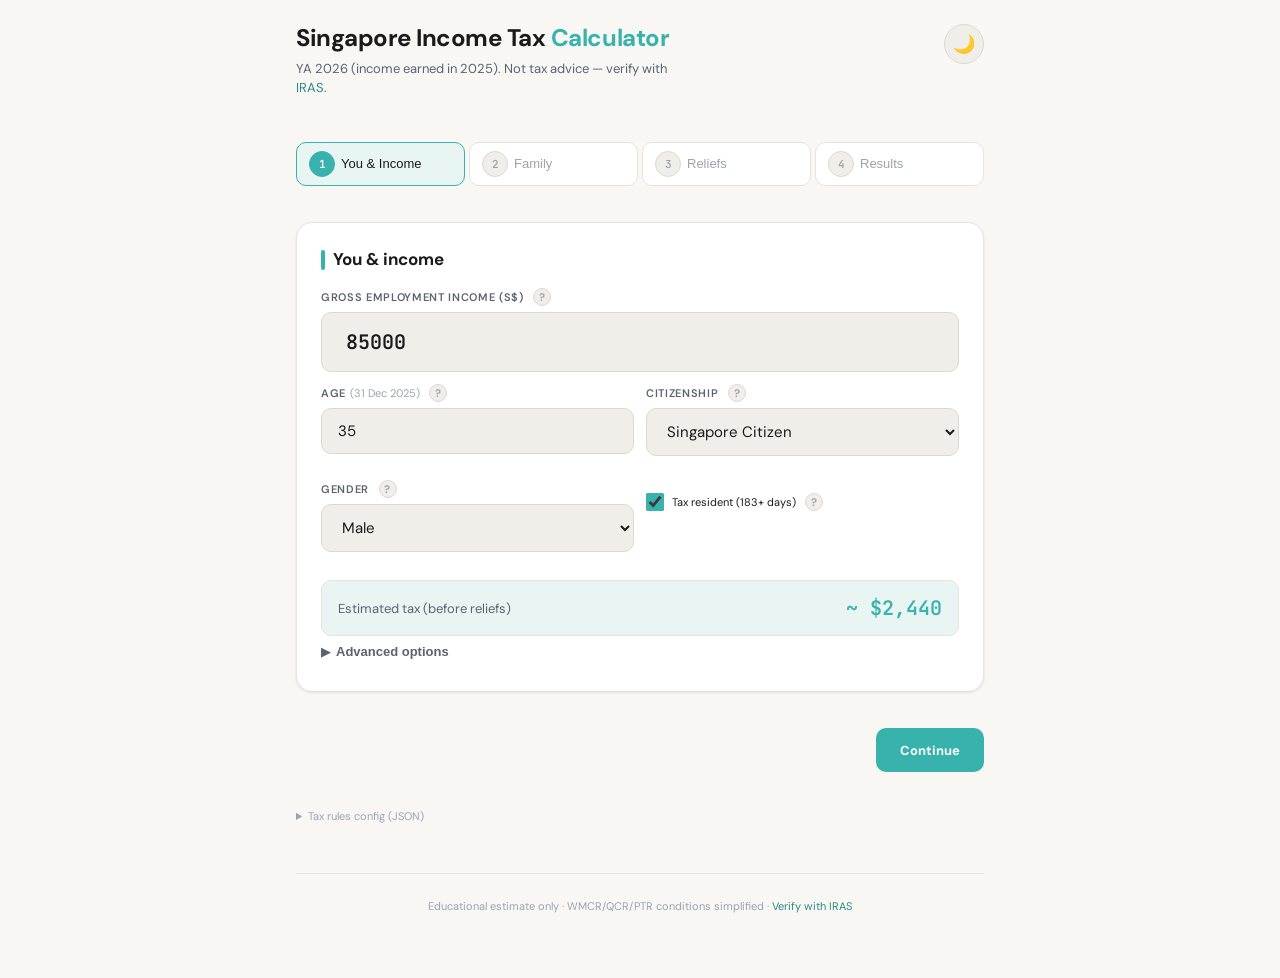
<file: archive/sg-income-tax-calculator-v2.html>
<!DOCTYPE html>
<html lang="en" data-theme="light">
<head>
<meta charset="UTF-8">
<meta name="viewport" content="width=device-width, initial-scale=1.0">
<title>SG Income Tax Calculator · YA 2026</title>
<link href="https://fonts.googleapis.com/css2?family=DM+Sans:ital,opsz,wght@0,9..40,400;0,9..40,500;0,9..40,600;0,9..40,700;1,9..40,400&family=JetBrains+Mono:wght@400;600&display=swap" rel="stylesheet">
<style>
/* ================================================================
   DESIGN TOKENS — Scandinavian philosophy
   ================================================================ */
:root {
  --color-bg-primary:#f8f7f4;--color-bg-secondary:#ffffff;--color-bg-tertiary:#f0eee9;--color-bg-inverse:#1c1e21;
  --color-text-primary:#1a1a1a;--color-text-secondary:#5c6370;--color-text-tertiary:#9ca3af;--color-text-inverse:#f0ede8;--color-text-link:#2b8a82;
  --color-border-primary:#ddd8d0;--color-border-secondary:#e8e4dc;--color-border-focus:#38b2ac;
  --color-accent-primary:#38b2ac;--color-accent-primary-hover:#2d9f99;--color-accent-primary-active:#268c87;--color-accent-secondary:#e8f5f3;
  --color-status-success:#38a169;--color-status-success-bg:#f0fff4;--color-status-warning:#d69e2e;--color-status-warning-bg:#fefcf0;--color-status-error:#e53e3e;--color-status-error-bg:#fff5f5;
  --space-1:2px;--space-2:4px;--space-3:6px;--space-4:8px;--space-5:12px;--space-6:16px;--space-7:24px;--space-8:32px;--space-9:48px;--space-10:64px;
  --font-body:'DM Sans',system-ui,sans-serif;--font-mono:'JetBrains Mono','SF Mono',Consolas,monospace;
  --fs-xs:0.6875rem;--fs-sm:0.8125rem;--fs-base:0.9375rem;--fs-md:1.0625rem;--fs-lg:1.25rem;--fs-xl:1.5rem;--fs-2xl:1.875rem;--fs-3xl:2.25rem;
  --fw-normal:400;--fw-medium:500;--fw-semi:600;--fw-bold:700;
  --lh-tight:1.2;--lh-normal:1.5;--lh-relaxed:1.7;
  --ls-tight:-0.02em;--ls-normal:0;--ls-wide:0.06em;
  --radius-sm:6px;--radius-md:10px;--radius-lg:16px;--radius-full:9999px;
  --shadow-sm:0 1px 3px rgba(0,0,0,.06),0 1px 2px rgba(0,0,0,.04);--shadow-md:0 4px 12px rgba(0,0,0,.06),0 2px 4px rgba(0,0,0,.04);--shadow-lg:0 12px 32px rgba(0,0,0,.08),0 4px 8px rgba(0,0,0,.04);--shadow-focus:0 0 0 3px rgba(56,178,172,.3);
  --dur-fast:150ms;--dur-normal:250ms;--dur-slow:400ms;
  --ease:cubic-bezier(.25,.1,.25,1);
  --max-w:720px;
}
[data-theme="dark"]{
  --color-bg-primary:#1a1c20;--color-bg-secondary:#232629;--color-bg-tertiary:#2c2f34;--color-bg-inverse:#f0ede8;
  --color-text-primary:#e8e4dc;--color-text-secondary:#a0a4ab;--color-text-tertiary:#6b7078;--color-text-inverse:#1a1a1a;--color-text-link:#4fd1c5;
  --color-border-primary:#3a3d42;--color-border-secondary:#2e3136;--color-border-focus:#4fd1c5;
  --color-accent-primary:#4fd1c5;--color-accent-primary-hover:#5dddd2;--color-accent-primary-active:#38b2ac;--color-accent-secondary:rgba(79,209,197,.12);
  --color-status-success:#68d391;--color-status-success-bg:rgba(104,211,145,.1);--color-status-warning:#f6ad55;--color-status-warning-bg:rgba(246,173,85,.1);--color-status-error:#fc8181;--color-status-error-bg:rgba(252,129,129,.1);
  --shadow-sm:0 1px 3px rgba(0,0,0,.2),0 1px 2px rgba(0,0,0,.15);--shadow-md:0 4px 12px rgba(0,0,0,.2),0 2px 4px rgba(0,0,0,.15);--shadow-lg:0 12px 32px rgba(0,0,0,.3),0 4px 8px rgba(0,0,0,.2);--shadow-focus:0 0 0 3px rgba(79,209,197,.35);
}
@media(prefers-color-scheme:dark){:root:not([data-theme="light"]){
  --color-bg-primary:#1a1c20;--color-bg-secondary:#232629;--color-bg-tertiary:#2c2f34;--color-bg-inverse:#f0ede8;
  --color-text-primary:#e8e4dc;--color-text-secondary:#a0a4ab;--color-text-tertiary:#6b7078;--color-text-inverse:#1a1a1a;--color-text-link:#4fd1c5;
  --color-border-primary:#3a3d42;--color-border-secondary:#2e3136;--color-border-focus:#4fd1c5;
  --color-accent-primary:#4fd1c5;--color-accent-primary-hover:#5dddd2;--color-accent-primary-active:#38b2ac;--color-accent-secondary:rgba(79,209,197,.12);
  --color-status-success:#68d391;--color-status-success-bg:rgba(104,211,145,.1);--color-status-warning:#f6ad55;--color-status-warning-bg:rgba(246,173,85,.1);--color-status-error:#fc8181;--color-status-error-bg:rgba(252,129,129,.1);
  --shadow-sm:0 1px 3px rgba(0,0,0,.2),0 1px 2px rgba(0,0,0,.15);--shadow-md:0 4px 12px rgba(0,0,0,.2),0 2px 4px rgba(0,0,0,.15);--shadow-lg:0 12px 32px rgba(0,0,0,.3),0 4px 8px rgba(0,0,0,.2);--shadow-focus:0 0 0 3px rgba(79,209,197,.35);
}}
@media(prefers-reduced-motion:reduce){:root{--dur-fast:0ms;--dur-normal:0ms;--dur-slow:0ms;}}

/* ================================================================
   BASE
   ================================================================ */
*,*::before,*::after{box-sizing:border-box;margin:0;padding:0}
body{font-family:var(--font-body);font-size:var(--fs-base);line-height:var(--lh-normal);color:var(--color-text-primary);background:var(--color-bg-primary);min-height:100vh;-webkit-font-smoothing:antialiased;transition:background var(--dur-normal) var(--ease),color var(--dur-normal) var(--ease)}
a{color:var(--color-text-link);text-decoration:none}
a:hover{text-decoration:underline}

.wrap{max-width:var(--max-w);margin:0 auto;padding:var(--space-7) var(--space-6) var(--space-10)}

/* ================================================================
   HEADER
   ================================================================ */
.header{display:flex;align-items:flex-start;justify-content:space-between;margin-bottom:var(--space-8);gap:var(--space-6)}
.header-left h1{font-size:var(--fs-xl);font-weight:var(--fw-bold);letter-spacing:var(--ls-tight);color:var(--color-text-primary);line-height:var(--lh-tight)}
.header-left h1 span{color:var(--color-accent-primary)}
.header-sub{font-size:var(--fs-sm);color:var(--color-text-secondary);margin-top:var(--space-3);max-width:44ch}
.theme-toggle{background:var(--color-bg-tertiary);border:1px solid var(--color-border-primary);border-radius:var(--radius-full);width:40px;height:40px;display:flex;align-items:center;justify-content:center;cursor:pointer;font-size:18px;transition:background var(--dur-fast) var(--ease);flex-shrink:0}
.theme-toggle:hover{background:var(--color-accent-secondary)}
.theme-toggle:focus-visible{outline:none;box-shadow:var(--shadow-focus)}

/* ================================================================
   PROGRESS BAR
   ================================================================ */
.progress{display:flex;gap:var(--space-2);margin-bottom:var(--space-7);position:sticky;top:0;z-index:50;background:var(--color-bg-primary);padding:var(--space-5) 0;transition:background var(--dur-normal) var(--ease)}
.prog-step{flex:1;display:flex;align-items:center;gap:var(--space-3);cursor:pointer;padding:var(--space-4) var(--space-5);border-radius:var(--radius-md);border:1px solid var(--color-border-secondary);background:var(--color-bg-secondary);transition:all var(--dur-fast) var(--ease);font-size:var(--fs-sm);color:var(--color-text-tertiary)}
.prog-step:hover{border-color:var(--color-border-primary)}
.prog-step .num{width:26px;height:26px;border-radius:50%;display:flex;align-items:center;justify-content:center;font-family:var(--font-mono);font-size:var(--fs-xs);font-weight:var(--fw-semi);background:var(--color-bg-tertiary);border:1px solid var(--color-border-primary);flex-shrink:0;transition:all var(--dur-fast) var(--ease)}
.prog-step.active{border-color:var(--color-accent-primary);background:var(--color-accent-secondary);color:var(--color-text-primary)}
.prog-step.active .num{background:var(--color-accent-primary);color:#fff;border-color:var(--color-accent-primary)}
.prog-step.done{border-color:var(--color-accent-primary);color:var(--color-accent-primary)}
.prog-step.done .num{background:var(--color-accent-primary);color:#fff;border-color:var(--color-accent-primary)}
.prog-step .lbl{display:none}
@media(min-width:580px){.prog-step .lbl{display:inline}}

/* ================================================================
   CARD
   ================================================================ */
.card{background:var(--color-bg-secondary);border:1px solid var(--color-border-secondary);border-radius:var(--radius-lg);padding:var(--space-7);margin-bottom:var(--space-6);box-shadow:var(--shadow-sm);transition:background var(--dur-normal) var(--ease),border-color var(--dur-normal) var(--ease)}
.card h2{font-size:var(--fs-md);font-weight:var(--fw-bold);margin-bottom:var(--space-6);color:var(--color-text-primary);display:flex;align-items:center;gap:var(--space-4)}
.card h2::before{content:'';width:4px;height:20px;background:var(--color-accent-primary);border-radius:2px;flex-shrink:0}
.section-desc{font-size:var(--fs-sm);color:var(--color-text-secondary);margin-bottom:var(--space-6);line-height:var(--lh-relaxed)}
.section-heading{font-size:var(--fs-sm);font-weight:var(--fw-semi);color:var(--color-text-secondary);margin-bottom:var(--space-5)}

/* ================================================================
   FORMS
   ================================================================ */
.grid-2{display:grid;grid-template-columns:1fr;gap:var(--space-5)}
@media(min-width:560px){.grid-2{grid-template-columns:1fr 1fr}}
.field{margin-bottom:var(--space-5)}
.field:last-child{margin-bottom:0}
.field label{display:block;font-size:var(--fs-xs);font-weight:var(--fw-semi);text-transform:uppercase;letter-spacing:var(--ls-wide);color:var(--color-text-secondary);margin-bottom:var(--space-3)}
.field .hint{font-weight:var(--fw-normal);text-transform:none;letter-spacing:var(--ls-normal);font-size:var(--fs-xs);color:var(--color-text-tertiary)}
input[type="text"],input[type="number"],input[type="date"],select{width:100%;padding:var(--space-5) var(--space-6);border:1px solid var(--color-border-primary);border-radius:var(--radius-md);background:var(--color-bg-tertiary);color:var(--color-text-primary);font-family:var(--font-body);font-size:var(--fs-base);transition:border-color var(--dur-fast) var(--ease),box-shadow var(--dur-fast) var(--ease);min-height:44px}
input:focus,select:focus{outline:none;border-color:var(--color-border-focus);box-shadow:var(--shadow-focus)}
input[type="checkbox"]{width:18px;height:18px;accent-color:var(--color-accent-primary);cursor:pointer;flex-shrink:0}
.income-field input{font-family:var(--font-mono);font-size:var(--fs-lg);font-weight:var(--fw-semi);padding:var(--space-6) var(--space-7)}
.chk-row{display:flex;align-items:center;gap:var(--space-4);margin-bottom:var(--space-4);font-size:var(--fs-base);min-height:44px}
.chk-row label{margin:0;text-transform:none;font-weight:var(--fw-normal);color:var(--color-text-primary);letter-spacing:var(--ls-normal);cursor:pointer}

/* ================================================================
   SUB-BLOCKS (children, parents)
   ================================================================ */
.sub-block{border:1px solid var(--color-border-secondary);border-radius:var(--radius-md);padding:var(--space-6);margin-bottom:var(--space-5);background:var(--color-bg-primary);transition:background var(--dur-normal) var(--ease)}
.sub-block h3{font-size:var(--fs-sm);font-weight:var(--fw-semi);color:var(--color-accent-primary);margin-bottom:var(--space-5)}
.btn-add{display:inline-flex;align-items:center;gap:var(--space-3);font-family:var(--font-body);font-size:var(--fs-sm);font-weight:var(--fw-semi);padding:var(--space-4) var(--space-6);border-radius:var(--radius-md);border:1px dashed var(--color-border-primary);background:transparent;color:var(--color-text-secondary);cursor:pointer;transition:all var(--dur-fast) var(--ease);margin-top:var(--space-3)}
.btn-add:hover{border-color:var(--color-accent-primary);color:var(--color-accent-primary);background:var(--color-accent-secondary)}

/* ================================================================
   COLLAPSIBLE
   ================================================================ */
.collapsible-trigger{display:flex;align-items:center;gap:var(--space-3);cursor:pointer;font-size:var(--fs-sm);font-weight:var(--fw-semi);color:var(--color-text-secondary);padding:var(--space-4) 0;border:none;background:none;width:100%;text-align:left}
.collapsible-trigger:hover{color:var(--color-accent-primary)}
.collapsible-trigger .chevron{transition:transform var(--dur-fast) var(--ease);font-size:12px}
.collapsible-trigger.open .chevron{transform:rotate(90deg)}
.collapsible-body{overflow:hidden;max-height:0;transition:max-height var(--dur-slow) var(--ease);opacity:0}
.collapsible-body.open{max-height:800px;opacity:1;transition:max-height var(--dur-slow) var(--ease),opacity var(--dur-normal) var(--ease)}

/* ================================================================
   LIVE PREVIEW
   ================================================================ */
.live-preview{background:var(--color-accent-secondary);border:1px solid var(--color-border-secondary);border-radius:var(--radius-md);padding:var(--space-5) var(--space-6);margin-top:var(--space-6);display:flex;align-items:center;justify-content:space-between;gap:var(--space-4)}
.live-preview .lp-label{font-size:var(--fs-sm);color:var(--color-text-secondary)}
.live-preview .lp-value{font-family:var(--font-mono);font-size:var(--fs-lg);font-weight:var(--fw-semi);color:var(--color-accent-primary)}

/* ================================================================
   RELIEF CAP BAR
   ================================================================ */
.cap-bar-wrap{margin-bottom:var(--space-6)}
.cap-bar-header{display:flex;justify-content:space-between;font-size:var(--fs-xs);color:var(--color-text-secondary);margin-bottom:var(--space-3)}
.cap-bar{height:8px;background:var(--color-bg-tertiary);border-radius:var(--radius-full);overflow:hidden}
.cap-bar-fill{height:100%;border-radius:var(--radius-full);transition:width var(--dur-normal) var(--ease),background var(--dur-normal) var(--ease)}
.cap-bar-fill.ok{background:var(--color-status-success)}
.cap-bar-fill.warn{background:var(--color-status-warning)}
.cap-bar-fill.over{background:var(--color-status-error)}

/* ================================================================
   AUTO-RELIEF LIST
   ================================================================ */
.auto-reliefs{margin-bottom:var(--space-6)}
.auto-relief-item{display:flex;align-items:center;justify-content:space-between;padding:var(--space-4) var(--space-5);border-bottom:1px solid var(--color-border-secondary);font-size:var(--fs-sm)}
.auto-relief-item:last-child{border-bottom:none}
.auto-relief-item .ar-name{color:var(--color-text-secondary);display:flex;align-items:center;gap:var(--space-3)}
.auto-relief-item .ar-check{color:var(--color-status-success);font-size:14px}
.auto-relief-item .ar-val{font-family:var(--font-mono);font-weight:var(--fw-medium);color:var(--color-text-primary)}

/* ================================================================
   BUTTONS
   ================================================================ */
.nav-bar{display:flex;justify-content:space-between;align-items:center;margin-top:var(--space-7);gap:var(--space-4);position:sticky;bottom:0;background:var(--color-bg-primary);padding:var(--space-5) 0;z-index:40;transition:background var(--dur-normal) var(--ease)}
.btn{font-family:var(--font-body);font-size:var(--fs-sm);font-weight:var(--fw-bold);padding:var(--space-5) var(--space-7);border-radius:var(--radius-md);border:none;cursor:pointer;min-height:44px;transition:all var(--dur-fast) var(--ease)}
.btn:focus-visible{outline:none;box-shadow:var(--shadow-focus)}
.btn:active{transform:scale(.98)}
.btn:disabled{opacity:.4;cursor:not-allowed;pointer-events:none}
.btn-primary{background:var(--color-accent-primary);color:#fff}
.btn-primary:hover{background:var(--color-accent-primary-hover)}
.btn-ghost{background:transparent;color:var(--color-text-secondary);border:1px solid var(--color-border-primary)}
.btn-ghost:hover{border-color:var(--color-accent-primary);color:var(--color-accent-primary)}
.btn-copy{display:inline-flex;align-items:center;gap:var(--space-3);background:var(--color-bg-tertiary);border:1px solid var(--color-border-primary);color:var(--color-text-primary);font-family:var(--font-body);font-size:var(--fs-sm);font-weight:var(--fw-semi);padding:var(--space-5) var(--space-7);border-radius:var(--radius-md);cursor:pointer;min-height:44px;transition:all var(--dur-fast) var(--ease);width:100%;justify-content:center;margin-top:var(--space-6)}
.btn-copy:hover{border-color:var(--color-accent-primary);color:var(--color-accent-primary)}

/* ================================================================
   RESULTS
   ================================================================ */
.results-hero{text-align:center;padding:var(--space-8) var(--space-7);background:var(--color-bg-primary);border:1px solid var(--color-border-secondary);border-radius:var(--radius-lg);margin-bottom:var(--space-6)}
.results-hero .rh-label{font-size:var(--fs-sm);color:var(--color-text-secondary);text-transform:uppercase;letter-spacing:var(--ls-wide)}
.results-hero .rh-value{font-family:var(--font-mono);font-size:var(--fs-3xl);font-weight:var(--fw-bold);color:var(--color-text-primary);margin-top:var(--space-3);line-height:var(--lh-tight)}
.results-hero .rh-value.low{color:var(--color-status-success)}
.results-hero .rh-sub{font-size:var(--fs-xs);color:var(--color-text-tertiary);margin-top:var(--space-3)}

.table-wrap{overflow-x:auto;margin:var(--space-5) 0}
table{width:100%;border-collapse:collapse;font-size:var(--fs-sm)}
th,td{padding:var(--space-4) var(--space-5);text-align:left;border-bottom:1px solid var(--color-border-secondary)}
th{color:var(--color-text-tertiary);font-weight:var(--fw-semi);font-size:var(--fs-xs);text-transform:uppercase;letter-spacing:var(--ls-wide)}
td.num{font-family:var(--font-mono);text-align:right}
tr.partial td{color:var(--color-status-warning)}
tr.summary-row td{border-top:2px solid var(--color-border-primary);font-weight:var(--fw-semi)}

/* ================================================================
   OPTIMIZATION CARDS
   ================================================================ */
.opt-cards{display:grid;gap:var(--space-5);margin-top:var(--space-6)}
.opt-card{background:var(--color-status-warning-bg);border:1px solid var(--color-status-warning);border-radius:var(--radius-md);padding:var(--space-6)}
.opt-card.cap-warn{background:var(--color-status-error-bg);border-color:var(--color-status-error)}
.opt-card h4{font-size:var(--fs-sm);font-weight:var(--fw-bold);color:var(--color-status-warning);margin-bottom:var(--space-3);display:flex;align-items:center;gap:var(--space-3)}
.opt-card.cap-warn h4{color:var(--color-status-error)}
.opt-card p{font-size:var(--fs-sm);color:var(--color-text-primary);line-height:var(--lh-relaxed)}

.compare-grid{display:grid;grid-template-columns:repeat(3,1fr);gap:var(--space-4);margin-top:var(--space-5)}
@media(max-width:559px){.compare-grid{grid-template-columns:1fr}}
@media(max-width:559px){input[type="text"],input[type="number"],input[type="date"],select{font-size:16px}}
.compare-card{background:var(--color-bg-primary);border:1px solid var(--color-border-secondary);border-radius:var(--radius-md);padding:var(--space-5);text-align:center}
.compare-card h4{font-size:var(--fs-xs);color:var(--color-text-tertiary);margin-bottom:var(--space-3);text-transform:uppercase;letter-spacing:var(--ls-wide)}
.compare-card .cv{font-family:var(--font-mono);font-size:var(--fs-lg);font-weight:var(--fw-semi);color:var(--color-accent-primary)}
.compare-card.best{border-color:var(--color-accent-primary);background:var(--color-accent-secondary)}

/* ================================================================
   TOAST
   ================================================================ */
.toast{position:fixed;bottom:var(--space-9);left:50%;transform:translateX(-50%) translateY(20px);background:var(--color-bg-inverse);color:var(--color-text-inverse);padding:var(--space-5) var(--space-7);border-radius:var(--radius-md);font-size:var(--fs-sm);font-weight:var(--fw-semi);box-shadow:var(--shadow-lg);opacity:0;transition:opacity var(--dur-fast) var(--ease),transform var(--dur-fast) var(--ease);pointer-events:none;z-index:100}
.toast.show{opacity:1;transform:translateX(-50%) translateY(0)}

/* ================================================================
   TOOLTIPS
   ================================================================ */
.tip-wrap{position:relative;display:inline-flex;align-items:center;margin-left:var(--space-3)}
.tip-icon{width:18px;height:18px;border-radius:50%;background:var(--color-bg-tertiary);border:1px solid var(--color-border-primary);color:var(--color-text-tertiary);font-size:var(--fs-xs);font-weight:var(--fw-bold);display:inline-flex;align-items:center;justify-content:center;cursor:help;transition:all var(--dur-fast) var(--ease);font-style:normal;line-height:1;flex-shrink:0}
.tip-icon:hover,.tip-icon:focus{background:var(--color-accent-secondary);border-color:var(--color-accent-primary);color:var(--color-accent-primary)}
.tip-bubble{position:absolute;bottom:calc(100% + 8px);left:50%;transform:translateX(-50%);background:var(--color-bg-inverse);color:var(--color-text-inverse);font-size:var(--fs-xs);font-weight:var(--fw-normal);line-height:var(--lh-relaxed);padding:var(--space-5) var(--space-6);border-radius:var(--radius-md);box-shadow:var(--shadow-lg);width:260px;opacity:0;pointer-events:none;transition:opacity var(--dur-fast) var(--ease);z-index:60;text-transform:none;letter-spacing:var(--ls-normal)}
.tip-bubble::after{content:'';position:absolute;top:100%;left:50%;transform:translateX(-50%);border:6px solid transparent;border-top-color:var(--color-bg-inverse)}
.tip-wrap:hover .tip-bubble,.tip-icon:focus+.tip-bubble{opacity:1;pointer-events:auto}
@media(max-width:559px){.tip-bubble{left:auto;right:-8px;transform:none}.tip-bubble::after{left:auto;right:16px;transform:none}}

/* ================================================================
   CATEGORIZED TABLE
   ================================================================ */
.cat-header td{background:var(--color-bg-tertiary);font-weight:var(--fw-semi);font-size:var(--fs-xs);text-transform:uppercase;letter-spacing:var(--ls-wide);color:var(--color-text-secondary);border-bottom:1px solid var(--color-border-primary)}
.cat-subtotal td{font-weight:var(--fw-semi);color:var(--color-text-secondary);font-size:var(--fs-xs);border-bottom:2px solid var(--color-border-secondary)}
.eff-rate{font-size:var(--fs-xs);color:var(--color-text-tertiary);margin-top:var(--space-2)}

/* ================================================================
   UTILITY
   ================================================================ */
.hidden{display:none!important}
.divider{border:none;border-top:1px solid var(--color-border-secondary);margin:var(--space-6) 0}
.config-note{font-family:var(--font-mono);font-size:10px;color:var(--color-text-tertiary);white-space:pre-wrap;max-height:120px;overflow-y:auto;padding:var(--space-5);background:var(--color-bg-tertiary);border-radius:var(--radius-md);border:1px solid var(--color-border-secondary);margin-top:var(--space-4)}
footer{text-align:center;font-size:var(--fs-xs);color:var(--color-text-tertiary);margin-top:var(--space-9);padding-top:var(--space-7);border-top:1px solid var(--color-border-secondary)}
footer a{color:var(--color-text-link)}

/* ================================================================
   PRINT
   ================================================================ */
@media print{
  .progress,.nav-bar,.theme-toggle,.btn-copy,.btn-add,.collapsible-trigger,footer,details{display:none!important}
  body{background:#fff;color:#000;font-size:11pt}
  .card{box-shadow:none;border:1px solid #ddd;break-inside:avoid}
  .step-panel{display:block!important}
  .results-hero{border:2px solid #000}
  .results-hero .rh-value{color:#000}
  .hidden{display:block!important}
}
</style>
</head>
<body>
<main class="wrap">
  <header class="header">
    <div class="header-left">
      <h1>Singapore Income Tax <span>Calculator</span></h1>
      <p class="header-sub">YA 2026 (income earned in 2025). Not tax advice — verify with <a href="https://www.iras.gov.sg" target="_blank" rel="noopener">IRAS</a>.</p>
    </div>
    <button class="theme-toggle" id="themeToggle" type="button" aria-label="Toggle light/dark mode" title="Toggle theme">☀️</button>
  </header>

  <nav class="progress" id="progressBar" aria-label="Step progress"></nav>

  <!-- ============ STEP 0: YOU & INCOME ============ -->
  <section class="card step-panel" data-step="0">
    <h2>You &amp; income</h2>
    <div class="field income-field">
      <label>Gross employment income (S$) <span class="tip-wrap"><i class="tip-icon" tabindex="0">?</i><span class="tip-bubble">Your total salary, bonus, and benefits-in-kind before CPF deductions. This is the amount on your IR8A form from your employer.</span></span></label>
      <input type="number" id="incomeYou" min="0" step="100" value="85000" placeholder="0">
    </div>
    <div class="grid-2">
      <div class="field">
        <label>Age <span class="hint">(31 Dec 2025)</span> <span class="tip-wrap"><i class="tip-icon" tabindex="0">?</i><span class="tip-bubble">Your age as of 31 Dec of the basis year (2025). Affects Earned Income Relief tiers: under 55 ($1,000), 55–59 ($6,000), 60+ ($8,000). Also affects CPF contribution rates.</span></span></label>
        <input type="number" id="ageYou" min="16" max="120" value="35">
      </div>
      <div class="field">
        <label>Citizenship <span class="tip-wrap"><i class="tip-icon" tabindex="0">?</i><span class="tip-bubble">Affects CPF rates (foreigners get no CPF relief), SRS cap ($15,300 for SC/SPR, $35,700 for foreigners), and non-resident tax treatment.</span></span></label>
        <select id="citizenYou">
          <option value="SC">Singapore Citizen</option>
          <option value="SPR">Permanent Resident</option>
          <option value="FR">Foreigner</option>
        </select>
      </div>
      <div class="field">
        <label>Gender <span class="tip-wrap"><i class="tip-icon" tabindex="0">?</i><span class="tip-bubble">Used to determine Working Mother's Child Relief (WMCR) eligibility — only available to married working mothers.</span></span></label>
        <select id="genderYou"><option value="M">Male</option><option value="F">Female</option></select>
      </div>
      <div class="field">
        <div class="chk-row">
          <input type="checkbox" id="taxResident" checked>
          <label for="taxResident">Tax resident (183+ days) <span class="tip-wrap"><i class="tip-icon" tabindex="0">?</i><span class="tip-bubble">You're a tax resident if you stayed/worked in Singapore for 183+ days in 2025. Non-residents are taxed at a flat 15% or progressive rates (whichever is higher), with no personal reliefs.</span></span></label>
        </div>
      </div>
    </div>
    <div class="live-preview" id="livePreview">
      <span class="lp-label">Estimated tax (before reliefs)</span>
      <span class="lp-value" id="liveEstimate">—</span>
    </div>
    <button class="collapsible-trigger" type="button"><span class="chevron">▶</span> Advanced options</button>
    <div class="collapsible-body" id="advancedOpts">
      <div class="grid-2" style="padding-top:var(--space-5)">
        <div class="chk-row"><input type="checkbox" id="disabledYou"><label for="disabledYou">Earned Income Relief (disability) <span class="tip-wrap"><i class="tip-icon" tabindex="0">?</i><span class="tip-bubble">Higher EIR for persons with a disability: under 55 ($4,000), 55–59 ($10,000), 60+ ($12,000). You must have earned income to qualify.</span></span></label></div>
        <div class="field"><label>Override CPF relief (S$) <span class="tip-wrap"><i class="tip-icon" tabindex="0">?</i><span class="tip-bubble">By default, we estimate your CPF employee contribution from salary × age-based rate. Enter your actual amount here if it differs (e.g. due to additional wages or employer top-ups).</span></span></label><input type="number" id="cpfYouOverride" min="0" step="100" placeholder="Leave blank to auto-estimate"></div>
      </div>
    </div>
  </section>

  <!-- ============ STEP 1: FAMILY ============ -->
  <section class="card step-panel hidden" data-step="1">
    <h2>Family &amp; dependants</h2>
    <div class="chk-row" style="margin-bottom:var(--space-6)">
      <input type="checkbox" id="married">
      <label for="married" style="font-weight:var(--fw-semi)">I am married</label>
    </div>
    <div id="spouseSection" class="hidden">
      <h3 class="section-heading">Spouse</h3>
      <div class="grid-2">
        <div class="field"><label>Spouse annual income (S$) <span class="tip-wrap"><i class="tip-icon" tabindex="0">?</i><span class="tip-bubble">Your spouse's total income from all sources (employment, trade, rent). If ≤$8,000, you qualify for Spouse Relief ($2,000). This is used for eligibility, not for calculating your spouse's tax.</span></span></label><input type="number" id="spouseIncome" min="0" step="100" value="0"></div>
        <div class="field"><label>Spouse age</label><input type="number" id="spouseAge" min="16" max="120" value="35"></div>
      </div>
      <div class="chk-row"><input type="checkbox" id="spouseDisabled"><label for="spouseDisabled">Spouse disability (relief tier) <span class="tip-wrap"><i class="tip-icon" tabindex="0">?</i><span class="tip-bubble">If your spouse has a disability, Spouse Relief increases from $2,000 to $5,500.</span></span></label></div>
      <div class="chk-row"><input type="checkbox" id="husbandNSmanEligible"><label for="husbandNSmanEligible">Husband eligible for NSman (Self) relief <span class="tip-wrap"><i class="tip-icon" tabindex="0">?</i><span class="tip-bubble">If the husband is an NSman, the wife (SC only) can claim NSman Wife Relief of $750. Check this if the husband qualifies for any NSman Self relief tier.</span></span></label></div>
      <div class="grid-2" style="margin-top:var(--space-5)">
        <div class="field"><label>Spouse employment income (S$) <span class="tip-wrap"><i class="tip-icon" tabindex="0">?</i><span class="tip-bubble">Enter your spouse's employment income to run a side-by-side tax comparison and find the optimal relief allocation between you.</span></span></label><input type="number" id="incomeSpouse" min="0" step="100" value="0"></div>
        <div class="field"><label>Spouse SRS (S$) <span class="tip-wrap"><i class="tip-icon" tabindex="0">?</i><span class="tip-bubble">Your spouse's SRS contribution for the comparison calculation. Same caps apply: $15,300 for SC/SPR, $35,700 for foreigners.</span></span></label><input type="number" id="srsSpouse" min="0" step="100" value="0"></div>
      </div>
      <button class="collapsible-trigger" type="button"><span class="chevron">▶</span> Spouse advanced</button>
      <div class="collapsible-body">
        <div class="grid-2" style="padding-top:var(--space-5)">
          <div class="field"><label>Spouse CPF override (S$)</label><input type="number" id="cpfSpouseOverride" min="0" step="100" placeholder="Auto if blank"></div>
          <div class="chk-row"><input type="checkbox" id="disabledSpousePerson"><label for="disabledSpousePerson">Spouse: Earned Income (disability)</label></div>
        </div>
      </div>
      <hr class="divider">
    </div>

    <h3 class="section-heading">Children</h3>
    <p class="section-desc">Qualifying children: unmarried, under 16, or student under 25, or serving full-time NS.</p>
    <div id="childrenContainer"></div>
    <button type="button" class="btn-add" id="addChild">+ Add child</button>

    <hr class="divider">
    <h3 class="section-heading">Parents / grandparents <span class="hint">(max 2 dependants)</span></h3>
    <div id="parentsContainer"></div>
    <button type="button" class="btn-add" id="addParent">+ Add dependant</button>

    <hr class="divider">
    <div id="sharingControls" class="hidden">
      <h3 class="section-heading">Relief sharing with spouse</h3>
      <div class="grid-2">
        <div class="field"><label>Your QCR share (%) <span class="tip-wrap"><i class="tip-icon" tabindex="0">?</i><span class="tip-bubble">Qualifying Child Relief can be split between spouses. 100% = you claim all. 50% = split equally. The optimizer on the Results tab will suggest the best split.</span></span></label><input type="number" id="qcrShareYou" min="0" max="100" value="50" step="5"></div>
        <div class="field"><label>Your PTR share (%) <span class="tip-wrap"><i class="tip-icon" tabindex="0">?</i><span class="tip-bubble">Parenthood Tax Rebate is a tax rebate (not relief) of $5k/$10k/$20k per child (SC only). It can be shared between spouses in any proportion.</span></span></label><input type="number" id="ptrShareYou" min="0" max="100" value="50" step="5"></div>
        <div class="field"><label>Your Parent Relief share (%) <span class="tip-wrap"><i class="tip-icon" tabindex="0">?</i><span class="tip-bubble">Parent/Grandparent Relief can be shared with siblings or spouse. 100% = you claim the full amount. Only one person can claim each parent.</span></span></label><input type="number" id="parentShareYou" min="0" max="100" value="100" step="5"></div>
      </div>
    </div>
    <div id="gcrWrap" class="hidden">
      <div class="chk-row"><input type="checkbox" id="gcrEligible"><label for="gcrEligible">Grandparent Caregiver Relief ($3,000) <span class="tip-wrap"><i class="tip-icon" tabindex="0">?</i><span class="tip-bubble">For married working mothers whose parent/grandparent/in-law cares for their child (aged 12 or under). $3,000 relief. Only one married couple can claim per household.</span></span></label></div>
    </div>
  </section>

  <!-- ============ STEP 2: RELIEFS ============ -->
  <section class="card step-panel hidden" data-step="2">
    <h2>Reliefs &amp; contributions</h2>
    <div class="cap-bar-wrap" id="capBarWrap">
      <div class="cap-bar-header"><span>Total reliefs</span><span id="capBarLabel">$0 / $80,000</span></div>
      <div class="cap-bar"><div class="cap-bar-fill ok" id="capBarFill" style="width:0%"></div></div>
    </div>
    <h3 class="section-heading" style="margin-bottom:var(--space-4)">Auto-granted (from your profile)</h3>
    <div class="auto-reliefs" id="autoReliefs"></div>
    <hr class="divider">
    <h3 class="section-heading">Voluntary contributions</h3>
    <div class="grid-2">
      <div class="field"><label>SRS contribution (S$) <span class="tip-wrap"><i class="tip-icon" tabindex="0">?</i><span class="tip-bubble">Supplementary Retirement Scheme — voluntary savings for retirement. Contributions are tax-deductible. Cap: $15,300/yr for SC/SPR, $35,700 for foreigners. Withdrawals taxed at 50% when eligible.</span></span></label><input type="number" id="srsYou" min="0" step="100" value="0"></div>
      <div class="field"><label>CPF cash top-up — self (S$) <span class="tip-wrap"><i class="tip-icon" tabindex="0">?</i><span class="tip-bubble">Voluntary cash top-ups to your own CPF Special Account (SA) or Retirement Account (RA). Tax relief capped at $8,000/yr. Must be a cash top-up (not a transfer from OA).</span></span></label><input type="number" id="cpfTopupSelf" min="0" step="100" value="0"></div>
      <div class="field"><label>CPF cash top-up — family (S$) <span class="tip-wrap"><i class="tip-icon" tabindex="0">?</i><span class="tip-bubble">Cash top-ups to your spouse, siblings, parents, or grandparents' CPF SA/RA. Separate $8,000/yr cap on top of the self top-up cap.</span></span></label><input type="number" id="cpfTopupFamily" min="0" step="100" value="0"></div>
      <div class="field"><label>Life insurance relief (S$) <span class="tip-wrap"><i class="tip-icon" tabindex="0">?</i><span class="tip-bubble">Premiums paid on life insurance policies. Capped at $5,000. Only claimable if your CPF contributions are less than $5,000 (i.e. most employed people won't benefit from this).</span></span></label><input type="number" id="lifeIns" min="0" step="100" value="0"></div>
    </div>
    <hr class="divider">
    <h3 class="section-heading">Other reliefs</h3>
    <div class="grid-2">
      <div class="field"><label>NSman (self) tier <span class="tip-wrap"><i class="tip-icon" tabindex="0">?</i><span class="tip-bubble">National Service relief for eligible NSmen. Key appointment holders: $5,000. Active NSmen: $3,000. Other NSmen (completed NS): $1,500. Must have performed NS duties in the basis year.</span></span></label>
        <select id="nsmanSelf"><option value="0">Not claiming</option><option value="1500" selected>Other — $1,500</option><option value="3000">Active — $3,000</option><option value="5000">Key appointment — $5,000</option></select>
      </div>
      <div class="chk-row"><input type="checkbox" id="nsmanParent"><label for="nsmanParent">NSman Parent relief ($750) <span class="tip-wrap"><i class="tip-icon" tabindex="0">?</i><span class="tip-bubble">Parents of NSmen can claim $750 each. Both parents can claim. The NSman son must be eligible for NSman Self relief.</span></span></label></div>
      <div class="chk-row"><input type="checkbox" id="siblingDisability"><label for="siblingDisability">Sibling disability relief ($5,500) <span class="tip-wrap"><i class="tip-icon" tabindex="0">?</i><span class="tip-bubble">For maintaining a sibling with a physical or mental disability. $5,500 relief. The sibling must not be claimed by anyone else as a dependant.</span></span></label></div>
    </div>
  </section>

  <!-- ============ STEP 3: RESULTS ============ -->
  <section class="card step-panel hidden" data-step="3">
    <h2>Results &amp; optimizer</h2>
    <div class="results-hero">
      <div class="rh-label">Estimated net tax payable</div>
      <div class="rh-value" id="netTaxYou">—</div>
      <div class="rh-sub">YA 2026 · Tax resident estimate</div>
    </div>
    <div class="table-wrap"><table id="reliefTableYou"><thead><tr><th>Item</th><th style="text-align:right">S$</th></tr></thead><tbody></tbody></table></div>
    <div id="spouseResultsBlock" class="hidden">
      <hr class="divider">
      <h3 class="section-heading" style="margin:var(--space-6) 0 var(--space-4)">Spouse</h3>
      <div class="results-hero" style="padding:var(--space-6)">
        <div class="rh-label">Spouse net tax</div>
        <div class="rh-value" id="netTaxSpouse" style="font-size:var(--fs-xl)">—</div>
      </div>
      <div class="table-wrap"><table id="reliefTableSpouse"><thead><tr><th>Item</th><th style="text-align:right">S$</th></tr></thead><tbody></tbody></table></div>
    </div>
    <div id="compareBlock" class="hidden">
      <hr class="divider">
      <h3 class="section-heading" style="margin-bottom:var(--space-4)">Household comparison — QCR split</h3>
      <div class="compare-grid" id="compareGrid"></div>
    </div>
    <div id="optCards" class="opt-cards hidden"></div>
    <button type="button" class="btn-copy" id="btnCopy" aria-label="Copy tax summary to clipboard">📋 Copy summary</button>
  </section>

  <div class="nav-bar">
    <button type="button" class="btn btn-ghost" id="btnBack">Back</button>
    <button type="button" class="btn btn-primary" id="btnNext">Continue</button>
  </div>

  <details style="margin-top:var(--space-7)">
    <summary style="cursor:pointer;color:var(--color-text-tertiary);font-size:var(--fs-xs)">Tax rules config (JSON)</summary>
    <pre class="config-note" id="configPreview"></pre>
  </details>

  <footer>Educational estimate only · WMCR/QCR/PTR conditions simplified · <a href="https://www.iras.gov.sg/taxes/individual-income-tax" target="_blank" rel="noopener">Verify with IRAS</a></footer>
</main>

<div class="toast" id="toast">Copied to clipboard</div>

<script>
(function(){
'use strict';

const TAX_CONFIG={meta:{yearOfAssessment:2026,basisYear:2025},reliefCap:80000,incomeThreshold:{spouseParentDependant:8000},wmcrCutoverDate:'2024-01-01',progressiveTax:{bands:[{upto:20000,rate:0},{upto:10000,rate:.02},{upto:10000,rate:.035},{upto:40000,rate:.07},{upto:40000,rate:.115},{upto:40000,rate:.15},{upto:40000,rate:.18},{upto:40000,rate:.19},{upto:40000,rate:.195},{upto:40000,rate:.20},{upto:180000,rate:.22},{upto:500000,rate:.23},{upto:Infinity,rate:.24}]},nonResidentEmploymentFlat:.15,earnedIncomeRelief:{normal:{lt55:1000,b55_59:6000,gte60:8000},disability:{lt55:4000,b55_59:10000,gte60:12000}},spouseRelief:{normal:2000,disability:5500},qcr:{normal:4000,disability:7500},wmcrFixed:{first:8000,second:10000,thirdPlus:12000},wmcrPctLegacy:{first:.15,second:.20,thirdPlus:.25},qcrWmcrCapPerChild:50000,parentRelief:{together:{normal:9000,disability:14000},apart:{normal:5500,disability:10000},minAge:55,maxDependants:2},grandparentCaregiver:3000,srsCap:{SC_SPR:15300,FR:35700},cpfTopUp:{self:8000,family:8000},siblingDisability:5500,lifeInsuranceMax:5000,nsman:{wife:750,parent:750},nsmanSelfTiers:{key:5000,active:3000,other:1500},ptr:{first:5000,second:10000,thirdPlus:20000},personalIncomeTaxRebate:{rateOfTax:.6,maxRebate:200},cpfEmployeeRates:[{maxAge:55,employeePct:.20},{maxAge:60,employeePct:.15},{maxAge:65,employeePct:.095},{maxAge:70,employeePct:.07},{maxAge:Infinity,employeePct:.05}],cpfMonthlyCeiling:7400};

const el=id=>document.getElementById(id);
const fmt=n=>(Math.round(n*100)/100).toLocaleString('en-SG',{minimumFractionDigits:0,maximumFractionDigits:2});

function taxResidentProgressive(c){let r=Math.max(0,c),t=0;for(const b of TAX_CONFIG.progressiveTax.bands){if(r<=0)break;const s=b.upto===Infinity?r:Math.min(r,b.upto);t+=s*b.rate;r-=s;}return t;}
function taxNonResidentEmployment(e){return Math.max(TAX_CONFIG.nonResidentEmploymentFlat*e,taxResidentProgressive(e));}
function earnedIncomeReliefAmount(age,dis,earned){const t=dis?TAX_CONFIG.earnedIncomeRelief.disability:TAX_CONFIG.earnedIncomeRelief.normal;let m;if(age<55)m=t.lt55;else if(age<=59)m=t.b55_59;else m=t.gte60;return Math.min(m,Math.max(0,earned));}
function cpfEmployeePct(age){for(const r of TAX_CONFIG.cpfEmployeeRates)if(age<=r.maxAge)return r.employeePct;return TAX_CONFIG.cpfEmployeeRates[TAX_CONFIG.cpfEmployeeRates.length-1].employeePct;}
function estimateCpfEmployeeRelief(ann,age,cit,ov){if(ov!==''&&ov!=null&&!Number.isNaN(Number(ov)))return Math.max(0,Number(ov));if(cit==='FR')return 0;return Math.round(Math.min(ann/12,TAX_CONFIG.cpfMonthlyCeiling)*cpfEmployeePct(age)*12*100)/100;}
function capSRS(a,cit){return Math.min(Math.max(0,a),cit==='FR'?TAX_CONFIG.srsCap.FR:TAX_CONFIG.srsCap.SC_SPR);}

function parseChildren(){const rows=document.querySelectorAll('#childrenContainer .sub-block'),list=[];rows.forEach((r,idx)=>{const dob=r.querySelector('.c-dob').value,sg=r.querySelector('.c-sg').checked,dis=r.querySelector('.c-dis').checked,qual=r.querySelector('.c-qual').checked;if(!qual)return;list.push({dob,sgCitizen:sg,disability:dis,idx});});list.sort((a,b)=>(a.dob||'').localeCompare(b.dob||''));return list;}
function parseParents(){const rows=document.querySelectorAll('#parentsContainer .sub-block'),list=[];rows.forEach(r=>{const age=Number(r.querySelector('.p-age').value)||0,inc=Number(r.querySelector('.p-inc').value)||0,tog=r.querySelector('.p-together').checked,dis=r.querySelector('.p-dis').checked,qual=r.querySelector('.p-qual').checked;if(!qual)return;list.push({age,income:inc,livingTogether:tog,disability:dis});});return list.slice(0,TAX_CONFIG.parentRelief.maxDependants);}
function childOrderWMCRAmount(ch,earned,cutover){const q=[],w=[];for(let i=0;i<ch.length;i++){const c=ch[i],o=i+1,qcr=c.disability?TAX_CONFIG.qcr.disability:TAX_CONFIG.qcr.normal;let wm;if(c.dob>=cutover){wm=o===1?TAX_CONFIG.wmcrFixed.first:o===2?TAX_CONFIG.wmcrFixed.second:TAX_CONFIG.wmcrFixed.thirdPlus;}else{const p=o===1?TAX_CONFIG.wmcrPctLegacy.first:o===2?TAX_CONFIG.wmcrPctLegacy.second:TAX_CONFIG.wmcrPctLegacy.thirdPlus;wm=earned*p;}const combined=Math.min(qcr+wm,TAX_CONFIG.qcrWmcrCapPerChild);w.push(Math.max(0,combined-qcr));q.push(qcr);}return{qcrPerChild:q,wmcrPerChild:w};}
function ptrTotal(ch){let t=0;ch.forEach((c,i)=>{if(!c.sgCitizen)return;const o=i+1;t+=o===1?TAX_CONFIG.ptr.first:o===2?TAX_CONFIG.ptr.second:TAX_CONFIG.ptr.thirdPlus;});return t;}
function applyCap(lines,cap){const items=lines.filter(x=>x.amount>0),raw=items.reduce((s,x)=>s+x.amount,0);if(raw<=cap||raw===0)return{lines:items.map(x=>({...x,wasted:0})),rawTotal:raw,cappedTotal:raw,wasted:[],hitCap:false};const sc=cap/raw,out=[],wasted=[];items.forEach(x=>{const a=Math.round(x.amount*sc*100)/100,w=Math.round((x.amount-a)*100)/100;if(w>.005)wasted.push({key:x.key,wasted:w});out.push({...x,amount:a,wasted:w});});let s=out.reduce((a,x)=>a+x.amount,0);const d=Math.round((cap-s)*100)/100;if(out.length&&Math.abs(d)>.001)out[out.length-1].amount=Math.round((out[out.length-1].amount+d)*100)/100;return{lines:out,rawTotal:raw,cappedTotal:cap,wasted,hitCap:true};}

function computePerson(o){const{income,age,gender,citizenship,taxResident,disabledYou,spouseIncome,spouseDisabled,married,childrenSorted,cutover,qcrShareYouFrac,ptrShareYouFrac,parents,parentShareYouFrac,gcr,srs,topSelf,topFam,lifeIns,siblingDis,nsSelf,nsParent,nsWife,cpfOverride,workingMother}=o;const lines=[],earned=Math.max(0,income);if(!taxResident){const g=citizenship==='FR'?taxNonResidentEmployment(earned):taxResidentProgressive(earned);return{lines:[{key:'Personal reliefs (non-resident)',amount:0}],rawRelief:0,relief:0,reliefWasted:[],hitReliefCap:false,chargeable:earned,grossTax:g,ptr:0,ptrPool:ptrTotal(childrenSorted),rebate:0,netTax:g};}
lines.push({key:'Earned Income Relief',amount:earnedIncomeReliefAmount(age,disabledYou,earned),cat:'personal'});
lines.push({key:'CPF Relief (employee)',amount:estimateCpfEmployeeRelief(earned,age,citizenship,cpfOverride),cat:'personal'});
if(married&&spouseIncome<=TAX_CONFIG.incomeThreshold.spouseParentDependant){lines.push({key:'Spouse Relief',amount:spouseDisabled?TAX_CONFIG.spouseRelief.disability:TAX_CONFIG.spouseRelief.normal,cat:'family'});}
let qcrYou=0,wmcrYou=0;if(childrenSorted.length){const{qcrPerChild,wmcrPerChild}=childOrderWMCRAmount(childrenSorted,earned,cutover);for(let i=0;i<childrenSorted.length;i++){qcrYou+=qcrPerChild[i]*qcrShareYouFrac;if(workingMother&&childrenSorted[i].sgCitizen)wmcrYou+=wmcrPerChild[i];}lines.push({key:'Qualifying Child Relief',amount:Math.round(qcrYou*100)/100,cat:'family'});if(workingMother&&wmcrYou>0)lines.push({key:"Working Mother's Child Relief",amount:Math.round(wmcrYou*100)/100,cat:'family'});}
let pt=0;parents.forEach(p=>{if(p.disability){pt+=p.livingTogether?TAX_CONFIG.parentRelief.together.disability:TAX_CONFIG.parentRelief.apart.disability;}else{if(p.income>TAX_CONFIG.incomeThreshold.spouseParentDependant||p.age<TAX_CONFIG.parentRelief.minAge)return;pt+=p.livingTogether?TAX_CONFIG.parentRelief.together.normal:TAX_CONFIG.parentRelief.apart.normal;}});if(pt>0)lines.push({key:'Parent Relief',amount:Math.round(pt*parentShareYouFrac*100)/100,cat:'family'});
if(gcr)lines.push({key:'Grandparent Caregiver Relief',amount:TAX_CONFIG.grandparentCaregiver,cat:'family'});
if(siblingDis)lines.push({key:'Sibling (Disability) Relief',amount:TAX_CONFIG.siblingDisability,cat:'family'});
const sa=capSRS(srs,citizenship);if(sa>0)lines.push({key:'SRS Relief',amount:sa,cat:'voluntary'});
const ts=Math.min(topSelf,TAX_CONFIG.cpfTopUp.self),tf=Math.min(topFam,TAX_CONFIG.cpfTopUp.family);if(ts>0)lines.push({key:'CPF Cash Top-up (self)',amount:ts,cat:'voluntary'});if(tf>0)lines.push({key:'CPF Cash Top-up (family)',amount:tf,cat:'voluntary'});
if(lifeIns>0)lines.push({key:'Life Insurance Relief',amount:Math.min(lifeIns,TAX_CONFIG.lifeInsuranceMax),cat:'voluntary'});
if(nsSelf>0)lines.push({key:'NSman (Self) Relief',amount:nsSelf,cat:'other'});if(nsWife)lines.push({key:'NSman (Wife) Relief',amount:TAX_CONFIG.nsman.wife,cat:'other'});if(nsParent)lines.push({key:'NSman (Parent) Relief',amount:TAX_CONFIG.nsman.parent,cat:'other'});
const capped=applyCap(lines,TAX_CONFIG.reliefCap),chargeable=Math.max(0,earned-capped.cappedTotal);
let grossTax=(!taxResident&&citizenship==='FR')?taxNonResidentEmployment(earned):taxResidentProgressive(chargeable);
const pool=ptrTotal(childrenSorted),ptrYou=pool*ptrShareYouFrac,afterPtr=Math.max(0,grossTax-ptrYou),reb=TAX_CONFIG.personalIncomeTaxRebate,rebAmt=Math.min(reb.maxRebate,afterPtr*reb.rateOfTax),net=Math.max(0,afterPtr-rebAmt);
return{lines:capped.lines,rawRelief:capped.rawTotal,relief:capped.cappedTotal,reliefWasted:capped.wasted,hitReliefCap:capped.hitCap,chargeable,grossTax,ptr:ptrYou,ptrPool:pool,rebate:rebAmt,netTax:net};}

// ============ THEME ============
function initTheme(){const saved=localStorage.getItem('sg-tax-theme');if(saved){document.documentElement.setAttribute('data-theme',saved);}updateThemeIcon();}
function toggleTheme(){const cur=document.documentElement.getAttribute('data-theme');const next=cur==='dark'?'light':'dark';document.documentElement.setAttribute('data-theme',next);localStorage.setItem('sg-tax-theme',next);updateThemeIcon();}
function updateThemeIcon(){const dark=document.documentElement.getAttribute('data-theme')==='dark'||(document.documentElement.getAttribute('data-theme')!=='light'&&window.matchMedia('(prefers-color-scheme:dark)').matches);el('themeToggle').textContent=dark?'☀️':'🌙';}
el('themeToggle').addEventListener('click',toggleTheme);
initTheme();

// ============ STEPPER ============
let currentStep=0;
const STEPS=['You & Income','Family','Reliefs','Results'];
function renderProgress(){const nav=el('progressBar');nav.innerHTML='';STEPS.forEach((label,i)=>{const b=document.createElement('button');b.type='button';b.className='prog-step'+(i===currentStep?' active':i<currentStep?' done':'');b.innerHTML='<span class="num">'+(i<currentStep?'✓':(i+1))+'</span><span class="lbl">'+label+'</span>';b.addEventListener('click',()=>{currentStep=i;updateStep();});nav.appendChild(b);});}
function updateStep(){document.querySelectorAll('.step-panel').forEach(p=>p.classList.toggle('hidden',Number(p.dataset.step)!==currentStep));el('btnBack').style.visibility=currentStep===0?'hidden':'visible';el('btnNext').textContent=currentStep===STEPS.length-1?'Recalculate':'Continue';renderProgress();if(currentStep===2)updateReliefsStep();if(currentStep===3)runResults();}
el('btnBack').addEventListener('click',()=>{if(currentStep>0){currentStep--;updateStep();}});
el('btnNext').addEventListener('click',()=>{if(currentStep<STEPS.length-1){currentStep++;updateStep();}else{runResults();}});

// ============ CONDITIONAL VISIBILITY ============
el('married').addEventListener('change',()=>{
  const m=el('married').checked;
  el('spouseSection').classList.toggle('hidden',!m);
  el('sharingControls').classList.toggle('hidden',!m);
  updateGcrVisibility();
});
function updateGcrVisibility(){
  const show=el('married').checked&&el('genderYou').value==='F'&&(Number(el('incomeYou').value)||0)>0;
  el('gcrWrap').classList.toggle('hidden',!show);
}
el('genderYou').addEventListener('change',updateGcrVisibility);

// ============ LIVE PREVIEW ============
function updateLivePreview(){
  const inc=Number(el('incomeYou').value)||0;
  const age=Number(el('ageYou').value)||35;
  const cit=el('citizenYou').value;
  const cpfEst=estimateCpfEmployeeRelief(inc,age,cit,'');
  const eir=earnedIncomeReliefAmount(age,false,inc);
  const chargeable=Math.max(0,inc-cpfEst-eir);
  const tax=el('taxResident').checked?taxResidentProgressive(chargeable):(cit==='FR'?taxNonResidentEmployment(inc):taxResidentProgressive(inc));
  el('liveEstimate').textContent='~ $'+fmt(tax);
}
['incomeYou','ageYou','citizenYou','taxResident'].forEach(id=>{el(id).addEventListener('input',updateLivePreview);el(id).addEventListener('change',updateLivePreview);});
updateLivePreview();

// ============ ADD CHILD / PARENT ============
let childCount=0;
function addChildRow(){childCount++;const d=document.createElement('div');d.className='sub-block';d.innerHTML='<h3>Child '+childCount+'</h3><div class="grid-2"><div class="field"><label>Date of birth</label><input type="date" class="c-dob" value="2020-06-01"></div><div class="field"><div class="chk-row" style="margin-top:22px"><input type="checkbox" class="c-sg" checked><label>Singapore Citizen</label></div></div></div><div class="chk-row"><input type="checkbox" class="c-dis"><label>Child relief (disability)</label></div><div class="chk-row"><input type="checkbox" class="c-qual" checked><label>Qualifying child this YA</label></div>';el('childrenContainer').appendChild(d);}
function addParentRow(){const d=document.createElement('div');d.className='sub-block';d.innerHTML='<h3>Dependant</h3><div class="grid-2"><div class="field"><label>Age (31 Dec 2025)</label><input type="number" class="p-age" value="65" min="0" max="120"></div><div class="field"><label>Annual income (S$)</label><input type="number" class="p-inc" value="0" min="0" step="500"></div></div><div class="chk-row"><input type="checkbox" class="p-together" checked><label>Lives in same household</label></div><div class="chk-row"><input type="checkbox" class="p-dis"><label>Parent relief (disability)</label></div><div class="chk-row"><input type="checkbox" class="p-qual" checked><label>Claiming this dependant</label></div>';el('parentsContainer').appendChild(d);}
el('addChild').addEventListener('click',addChildRow);
el('addParent').addEventListener('click',addParentRow);

// ============ COLLAPSIBLES ============
document.querySelectorAll('.collapsible-trigger').forEach(trigger=>{trigger.addEventListener('click',()=>{trigger.classList.toggle('open');const body=trigger.nextElementSibling;body.classList.toggle('open');});});

// ============ RELIEFS STEP — auto display ============
function updateReliefsStep(){
  const inc=Number(el('incomeYou').value)||0,age=Number(el('ageYou').value)||35,cit=el('citizenYou').value,gender=el('genderYou').value,married=el('married').checked,spouseInc=Number(el('spouseIncome').value)||0,spouseDis=el('spouseDisabled').checked,husbandNS=el('husbandNSmanEligible').checked;
  const auto=[];
  auto.push({name:'Earned Income Relief',val:earnedIncomeReliefAmount(age,el('disabledYou').checked,inc)});
  auto.push({name:'CPF Relief (employee)',val:estimateCpfEmployeeRelief(inc,age,cit,el('cpfYouOverride').value)});
  if(married&&spouseInc<=TAX_CONFIG.incomeThreshold.spouseParentDependant)auto.push({name:'Spouse Relief',val:spouseDis?TAX_CONFIG.spouseRelief.disability:TAX_CONFIG.spouseRelief.normal});
  const children=parseChildren();if(children.length){const{qcrPerChild,wmcrPerChild}=childOrderWMCRAmount(children,inc,TAX_CONFIG.wmcrCutoverDate);const qShare=(Number(el('qcrShareYou').value)||50)/100;let qcr=0;children.forEach((_,i)=>qcr+=qcrPerChild[i]*qShare);auto.push({name:'Qualifying Child Relief',val:Math.round(qcr*100)/100});const wm=married&&gender==='F'&&inc>0;if(wm){let wmcr=0;children.forEach((c,i)=>{if(c.sgCitizen)wmcr+=wmcrPerChild[i];});if(wmcr>0)auto.push({name:"Working Mother's Child Relief",val:Math.round(wmcr*100)/100});}}
  const parents=parseParents();if(parents.length){let pt=0;parents.forEach(p=>{if(p.disability){pt+=p.livingTogether?TAX_CONFIG.parentRelief.together.disability:TAX_CONFIG.parentRelief.apart.disability;}else{if(p.income>TAX_CONFIG.incomeThreshold.spouseParentDependant||p.age<TAX_CONFIG.parentRelief.minAge)return;pt+=p.livingTogether?TAX_CONFIG.parentRelief.together.normal:TAX_CONFIG.parentRelief.apart.normal;}});const ps=(Number(el('parentShareYou').value)||100)/100;if(pt>0)auto.push({name:'Parent Relief',val:Math.round(pt*ps*100)/100});}
  if(el('gcrEligible').checked&&married&&gender==='F'&&inc>0)auto.push({name:'Grandparent Caregiver',val:TAX_CONFIG.grandparentCaregiver});
  if(gender==='F'&&husbandNS&&cit==='SC')auto.push({name:'NSman (Wife) Relief',val:TAX_CONFIG.nsman.wife});
  const ar=el('autoReliefs');ar.innerHTML='';auto.filter(a=>a.val>0).forEach(a=>{const d=document.createElement('div');d.className='auto-relief-item';d.innerHTML='<span class="ar-name"><span class="ar-check">✓</span> '+a.name+'</span><span class="ar-val">$'+fmt(a.val)+'</span>';ar.appendChild(d);});
  updateCapBar();
}
function updateCapBar(){
  const inc=Number(el('incomeYou').value)||0,age=Number(el('ageYou').value)||35,cit=el('citizenYou').value,gender=el('genderYou').value,married=el('married').checked;
  let total=earnedIncomeReliefAmount(age,el('disabledYou').checked,inc)+estimateCpfEmployeeRelief(inc,age,cit,el('cpfYouOverride').value);
  if(married&&(Number(el('spouseIncome').value)||0)<=TAX_CONFIG.incomeThreshold.spouseParentDependant)total+=(el('spouseDisabled').checked?TAX_CONFIG.spouseRelief.disability:TAX_CONFIG.spouseRelief.normal);
  const children=parseChildren();if(children.length){const{qcrPerChild,wmcrPerChild}=childOrderWMCRAmount(children,inc,TAX_CONFIG.wmcrCutoverDate);const qShare=(Number(el('qcrShareYou').value)||50)/100;children.forEach((_,i)=>{total+=qcrPerChild[i]*qShare;});if(married&&gender==='F'&&inc>0)children.forEach((c,i)=>{if(c.sgCitizen)total+=wmcrPerChild[i];});}
  const parents=parseParents();if(parents.length){let pt=0;parents.forEach(p=>{if(p.disability){pt+=p.livingTogether?TAX_CONFIG.parentRelief.together.disability:TAX_CONFIG.parentRelief.apart.disability;}else{if(p.income>TAX_CONFIG.incomeThreshold.spouseParentDependant||p.age<TAX_CONFIG.parentRelief.minAge)return;pt+=p.livingTogether?TAX_CONFIG.parentRelief.together.normal:TAX_CONFIG.parentRelief.apart.normal;}});total+=pt*((Number(el('parentShareYou').value)||100)/100);}
  if(el('gcrEligible').checked&&married&&gender==='F'&&inc>0)total+=TAX_CONFIG.grandparentCaregiver;
  if(gender==='F'&&el('husbandNSmanEligible').checked&&cit==='SC')total+=TAX_CONFIG.nsman.wife;
  total+=capSRS(Number(el('srsYou').value)||0,cit);
  total+=Math.min(Number(el('cpfTopupSelf').value)||0,TAX_CONFIG.cpfTopUp.self);
  total+=Math.min(Number(el('cpfTopupFamily').value)||0,TAX_CONFIG.cpfTopUp.family);
  total+=Math.min(Number(el('lifeIns').value)||0,TAX_CONFIG.lifeInsuranceMax);
  total+=Number(el('nsmanSelf').value)||0;
  if(el('nsmanParent').checked)total+=TAX_CONFIG.nsman.parent;
  if(el('siblingDisability').checked)total+=TAX_CONFIG.siblingDisability;
  const pct=Math.min(100,total/TAX_CONFIG.reliefCap*100);
  const fill=el('capBarFill');fill.style.width=pct+'%';fill.className='cap-bar-fill '+(pct>=100?'over':pct>=80?'warn':'ok');
  el('capBarLabel').textContent='$'+fmt(total)+' / $'+fmt(TAX_CONFIG.reliefCap);
}
['srsYou','cpfTopupSelf','cpfTopupFamily','lifeIns','nsmanSelf','nsmanParent','siblingDisability'].forEach(id=>{el(id).addEventListener('input',updateCapBar);el(id).addEventListener('change',updateCapBar);});

// ============ RESULTS ============
const CAT_ORDER=[{id:'personal',label:'Personal Reliefs'},{id:'family',label:'Family Reliefs'},{id:'voluntary',label:'Voluntary Contributions'},{id:'other',label:'Other Reliefs'}];
function fillTable(tid,result){
  const tbody=el(tid).querySelector('tbody');tbody.innerHTML='';
  CAT_ORDER.forEach(cat=>{
    const items=result.lines.filter(r=>r.cat===cat.id&&r.amount>0);if(!items.length)return;
    const hdr=document.createElement('tr');hdr.className='cat-header';hdr.innerHTML='<td colspan="2">'+cat.label+'</td>';tbody.appendChild(hdr);
    let sub=0;items.forEach(row=>{sub+=row.amount;const tr=document.createElement('tr');if((row.wasted||0)>0)tr.classList.add('partial');tr.innerHTML='<td>'+row.key+(row.wasted>0?' <small style="color:var(--color-status-warning)">(capped)</small>':'')+'</td><td class="num">$'+fmt(row.amount)+'</td>';tbody.appendChild(tr);});
    const st=document.createElement('tr');st.className='cat-subtotal';st.innerHTML='<td>Subtotal</td><td class="num">$'+fmt(sub)+'</td>';tbody.appendChild(st);
  });
  if(result.hitReliefCap){const cr=document.createElement('tr');cr.className='partial';cr.innerHTML='<td><strong>Raw reliefs vs $80k cap</strong></td><td class="num" style="color:var(--color-status-error)">$'+fmt(result.rawRelief)+' → $'+fmt(TAX_CONFIG.reliefCap)+'</td>';tbody.appendChild(cr);}
  const summaryRows=[['Gross employment income',result.income],['Total reliefs (after cap)',result.relief],['Chargeable income',result.chargeable],['Tax before rebates',result.grossTax]];
  if(result.ptr>0)summaryRows.push(['Less: Parenthood Tax Rebate',-result.ptr]);
  if(result.rebate>0)summaryRows.push(['Income tax rebate',-result.rebate]);
  summaryRows.push(['Net tax payable',result.netTax]);
  if(result.income>0)summaryRows.push(['Effective tax rate',null]);
  summaryRows.forEach(([k,v],i)=>{const tr=document.createElement('tr');tr.className='summary-row';if(i===0)tr.style.borderTop='2px solid var(--color-border-primary)';if(v===null){const rate=result.income>0?((result.netTax/result.income)*100).toFixed(2)+'%':'0%';tr.innerHTML='<td><strong>'+k+'</strong></td><td class="num">'+rate+'</td>';}else{tr.innerHTML='<td><strong>'+k+'</strong></td><td class="num">'+(v<0?'−$'+fmt(-v):'$'+fmt(v))+'</td>';}tbody.appendChild(tr);});
}

function runResults(){
  const incomeYou=Number(el('incomeYou').value)||0,ageYou=Number(el('ageYou').value)||35,cit=el('citizenYou').value,gender=el('genderYou').value,taxRes=el('taxResident').checked,married=el('married').checked,spouseInc=Number(el('spouseIncome').value)||0,spouseDis=el('spouseDisabled').checked,husbandNS=el('husbandNSmanEligible').checked;
  const children=parseChildren(),cutover=TAX_CONFIG.wmcrCutoverDate,qcrShare=(Number(el('qcrShareYou').value)||50)/100,ptrShare=(Number(el('ptrShareYou').value)||50)/100,parents=parseParents(),parentShare=(Number(el('parentShareYou').value)||100)/100;
  const gcr=el('gcrEligible').checked&&married&&gender==='F'&&incomeYou>0,workingMother=married&&gender==='F'&&incomeYou>0;
  const resYou=computePerson({income:incomeYou,age:ageYou,gender,citizenship:cit,taxResident:taxRes,disabledYou:el('disabledYou').checked,spouseIncome:married?spouseInc:999999,spouseDisabled:spouseDis,married,childrenSorted:children,cutover,qcrShareYouFrac:qcrShare,ptrShareYouFrac:ptrShare,parents,parentShareYouFrac:parentShare,gcr,srs:Number(el('srsYou').value)||0,topSelf:Number(el('cpfTopupSelf').value)||0,topFam:Number(el('cpfTopupFamily').value)||0,lifeIns:Number(el('lifeIns').value)||0,siblingDis:el('siblingDisability').checked,nsSelf:Number(el('nsmanSelf').value)||0,nsParent:el('nsmanParent').checked,nsWife:gender==='F'&&husbandNS&&cit==='SC',cpfOverride:el('cpfYouOverride').value,workingMother});
  resYou.income=incomeYou;
  const heroEl=el('netTaxYou');heroEl.textContent='$'+fmt(resYou.netTax);heroEl.className='rh-value'+(resYou.netTax<=200?' low':'');
  fillTable('reliefTableYou',resYou);

  const incomeSp=Number(el('incomeSpouse').value)||0,spouseAge=Number(el('spouseAge').value)||35,citSp=cit;
  let resSpouse=null;
  if(married&&incomeSp>0){const sg2=gender==='F'?'M':'F';resSpouse=computePerson({income:incomeSp,age:spouseAge,gender:sg2,citizenship:citSp,taxResident:taxRes,disabledYou:el('disabledSpousePerson').checked,spouseIncome:incomeYou,spouseDisabled:el('disabledYou').checked,married,childrenSorted:children,cutover,qcrShareYouFrac:1-qcrShare,ptrShareYouFrac:1-ptrShare,parents,parentShareYouFrac:1-parentShare,gcr:false,srs:Number(el('srsSpouse').value)||0,topSelf:0,topFam:0,lifeIns:0,siblingDis:false,nsSelf:0,nsParent:false,nsWife:sg2==='F'&&husbandNS&&citSp==='SC',cpfOverride:el('cpfSpouseOverride').value,workingMother:married&&sg2==='F'&&incomeSp>0});resSpouse.income=incomeSp;
    el('spouseResultsBlock').classList.remove('hidden');el('netTaxSpouse').textContent='$'+fmt(resSpouse.netTax);fillTable('reliefTableSpouse',resSpouse);
  }else{el('spouseResultsBlock').classList.add('hidden');}

  const cards=[];
  if(resYou.hitReliefCap){
    const over=resYou.rawRelief-TAX_CONFIG.reliefCap;
    let capText='Your total reliefs of <strong>$'+fmt(resYou.rawRelief)+'</strong> exceed the $80,000 cap by <strong>$'+fmt(over)+'</strong>. All reliefs are proportionally scaled down.';
    const wastedDetails=resYou.reliefWasted.filter(w=>w.wasted>50);
    if(wastedDetails.length){capText+='<br><br><strong>Reliefs partially unused:</strong><ul style="margin:var(--space-3) 0 0 var(--space-6);font-size:var(--fs-xs)">';wastedDetails.forEach(w=>{capText+='<li>'+w.key+': <strong>$'+fmt(w.wasted)+'</strong> wasted</li>';});capText+='</ul>';}
    const volWasted=wastedDetails.filter(w=>['SRS Relief','CPF Cash Top-up (self)','CPF Cash Top-up (family)','Life Insurance Relief'].includes(w.key));
    if(volWasted.length){capText+='<br>Consider deferring some voluntary contributions (SRS, CPF top-ups) to next year — they\'re being reduced by the cap anyway.';}
    if(married){capText+='<br><br>Since you\'re married, consider transferring QCR or Parent Relief to your spouse. They may have more cap headroom.';}
    cards.push({type:'cap',title:'Relief cap exceeded — $'+fmt(over)+' wasted',text:capText});
  }
  const headroom=Math.max(0,TAX_CONFIG.reliefCap-resYou.relief),srsMax=cit==='FR'?TAX_CONFIG.srsCap.FR:TAX_CONFIG.srsCap.SC_SPR,extraSrs=Math.min(Math.max(0,srsMax-(Number(el('srsYou').value)||0)),headroom);
  if(taxRes&&!resYou.hitReliefCap&&extraSrs>500&&resYou.chargeable>0){const add=Math.min(5000,extraSrs),save=taxResidentProgressive(resYou.chargeable)-taxResidentProgressive(Math.max(0,resYou.chargeable-add));cards.push({type:'srs',title:'SRS opportunity — save ~$'+fmt(save),text:'You have <strong>$'+fmt(headroom)+'</strong> of relief cap headroom. Contributing ~$'+fmt(add)+' more to SRS could reduce tax by ~<strong>$'+fmt(save)+'</strong> (before PTR/rebate). SRS cap: $'+fmt(srsMax)+'.'});}
  if(taxRes&&!resYou.hitReliefCap&&headroom>500){const d=Math.min(8000,headroom,3000),save=taxResidentProgressive(resYou.chargeable)-taxResidentProgressive(Math.max(0,resYou.chargeable-d));if(save>10)cards.push({type:'topup',title:'CPF top-up opportunity — save ~$'+fmt(save),text:'A <strong>$'+fmt(d)+'</strong> cash top-up to your CPF SA/RA could save ~<strong>$'+fmt(save)+'</strong> in tax. Cap: $8,000/yr for self, $8,000/yr for family members.'});}

  if(married&&resSpouse&&incomeSp>0){const sg2=gender==='F'?'M':'F',swapQ=[];
    [0,50,100].forEach(pct=>{const rY=computePerson({income:incomeYou,age:ageYou,gender,citizenship:cit,taxResident:taxRes,disabledYou:el('disabledYou').checked,spouseIncome:spouseInc,spouseDisabled:spouseDis,married,childrenSorted:children,cutover,qcrShareYouFrac:pct/100,ptrShareYouFrac:ptrShare,parents,parentShareYouFrac:parentShare,gcr,srs:Number(el('srsYou').value)||0,topSelf:Number(el('cpfTopupSelf').value)||0,topFam:Number(el('cpfTopupFamily').value)||0,lifeIns:Number(el('lifeIns').value)||0,siblingDis:el('siblingDisability').checked,nsSelf:Number(el('nsmanSelf').value)||0,nsParent:el('nsmanParent').checked,nsWife:gender==='F'&&husbandNS&&cit==='SC',cpfOverride:el('cpfYouOverride').value,workingMother});const rS=computePerson({income:incomeSp,age:spouseAge,gender:sg2,citizenship:citSp,taxResident:taxRes,disabledYou:el('disabledSpousePerson').checked,spouseIncome:incomeYou,spouseDisabled:el('disabledYou').checked,married,childrenSorted:children,cutover,qcrShareYouFrac:1-pct/100,ptrShareYouFrac:1-ptrShare,parents,parentShareYouFrac:1-parentShare,gcr:false,srs:Number(el('srsSpouse').value)||0,topSelf:0,topFam:0,lifeIns:0,siblingDis:false,nsSelf:0,nsParent:false,nsWife:sg2==='F'&&husbandNS&&citSp==='SC',cpfOverride:el('cpfSpouseOverride').value,workingMother:married&&sg2==='F'&&incomeSp>0});swapQ.push({pct,house:rY.netTax+rS.netTax});});
    const best=swapQ.reduce((a,b)=>a.house<b.house?a:b);
    el('compareBlock').classList.remove('hidden');
    el('compareGrid').innerHTML=swapQ.map(s=>'<div class="compare-card'+(s.pct===best.pct?' best':'')+'"><h4>You '+s.pct+'% QCR</h4><div class="cv">$'+fmt(s.house)+'</div></div>').join('');
    cards.push({type:'compare',title:'Optimal QCR split',text:'Household tax is lowest at <strong>'+best.pct+'%</strong> QCR to you: combined <strong>$'+fmt(best.house)+'</strong>. Go to the Family step to adjust the QCR share.'});
  }else{el('compareBlock').classList.add('hidden');}

  const oc=el('optCards');oc.innerHTML='';
  if(cards.length){oc.classList.remove('hidden');cards.forEach(c=>{const d=document.createElement('div');d.className='opt-card'+(c.type==='cap'?' cap-warn':'');d.innerHTML='<h4>'+(c.type==='cap'?'⚠ ':'💡 ')+c.title+'</h4><p>'+c.text+'</p>';oc.appendChild(d);});}else{oc.classList.add('hidden');}
  el('configPreview').textContent=JSON.stringify(TAX_CONFIG,null,2);
}

// ============ COPY ============
el('btnCopy').addEventListener('click',()=>{
  const inc=Number(el('incomeYou').value)||0;
  let txt='SG Income Tax Estimate (YA 2026)\n';txt+='================================\n';
  const rows=el('reliefTableYou').querySelectorAll('tbody tr');
  rows.forEach(tr=>{
    const cells=tr.querySelectorAll('td');
    if(cells.length===1){txt+='\n'+cells[0].textContent.replace(/\s+/g,' ').trim()+'\n';txt+='────────────────────────────\n';}
    else if(cells.length===2){const label=cells[0].textContent.replace(/\s+/g,' ').trim(),val=cells[1].textContent.trim();txt+=label+': '+val+'\n';}
  });
  txt+='================================\n';txt+='Source: sg-income-tax-calculator v2\n';txt+='Disclaimer: Estimate only. Verify with IRAS.\n';
  navigator.clipboard.writeText(txt).then(()=>{const t=el('toast');t.classList.add('show');setTimeout(()=>t.classList.remove('show'),2000);}).catch(()=>alert('Copy failed — try selecting the text manually.'));
});

// ============ INIT ============
addChildRow();
addParentRow();
el('configPreview').textContent=JSON.stringify(TAX_CONFIG,null,2);
renderProgress();
updateStep();
})();
</script>
</body>
</html>
</file>
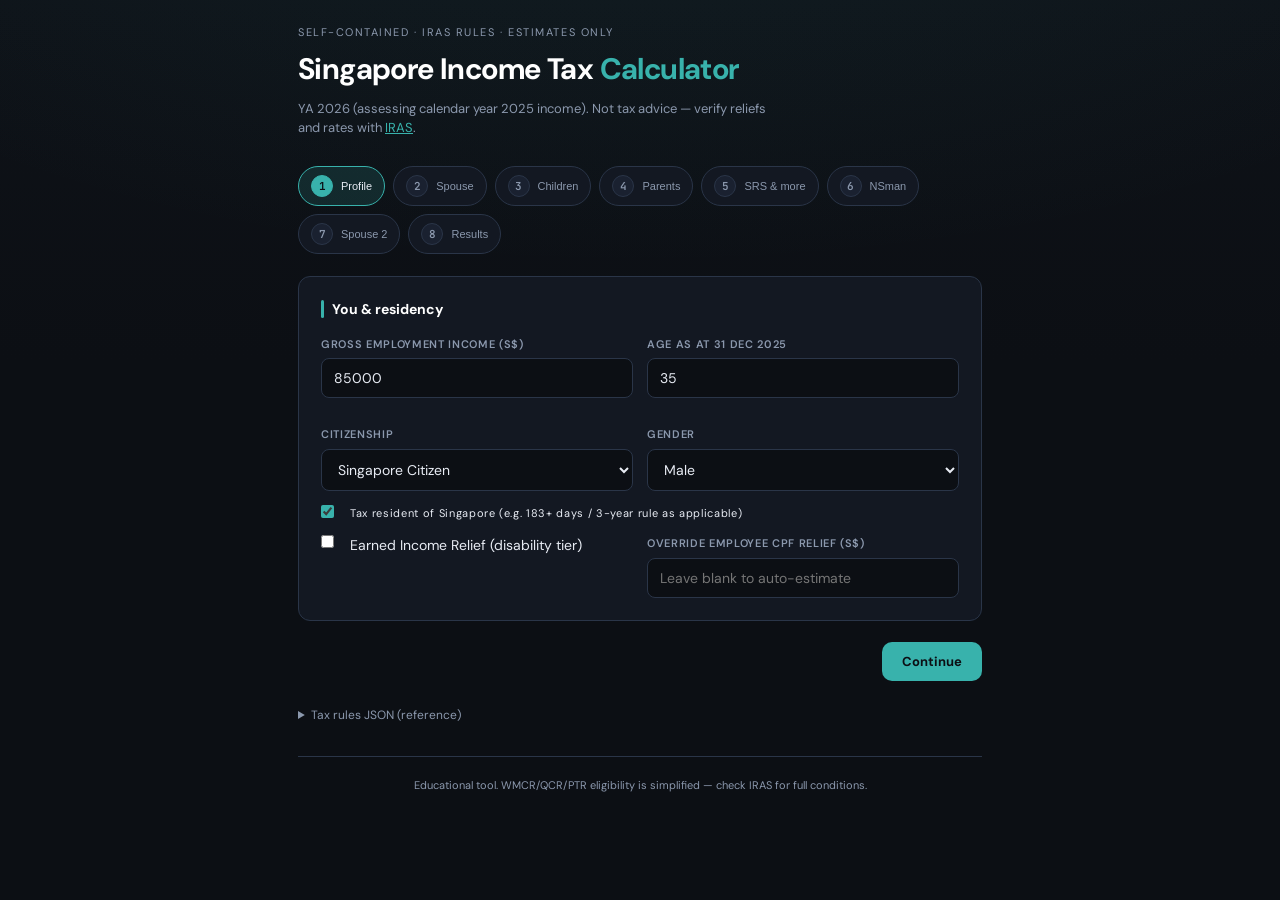
<file: archive/sg-income-tax-calculator-ya2026.html>
<!DOCTYPE html>
<html lang="en">
<head>
<meta charset="UTF-8">
<meta name="viewport" content="width=device-width, initial-scale=1.0">
<title>SG Income Tax Calculator · YA 2026</title>
<link href="https://fonts.googleapis.com/css2?family=DM+Sans:ital,opsz,wght@0,9..40,400;0,9..40,600;0,9..40,700;1,9..40,400&family=JetBrains+Mono:wght@400;600&display=swap" rel="stylesheet">
<style>
:root {
  --bg: #0c0f14;
  --panel: #131822;
  --elev: #1a2130;
  --border: #2a3548;
  --text: #e8ecf4;
  --muted: #8b98ad;
  --accent: #38b2ac;
  --accent-dim: rgba(56, 178, 172, 0.15);
  --warn: #f6ad55;
  --warn-bg: rgba(246, 173, 85, 0.12);
  --danger: #fc8181;
  --ok: #68d391;
  --step-active: #38b2ac;
  --step-done: #4fd1c5;
  --radius: 12px;
  --font: 'DM Sans', system-ui, sans-serif;
  --mono: 'JetBrains Mono', monospace;
}
*, *::before, *::after { box-sizing: border-box; margin: 0; padding: 0; }
body {
  font-family: var(--font);
  background: var(--bg);
  color: var(--text);
  min-height: 100vh;
  line-height: 1.5;
}
body::before {
  content: '';
  position: fixed;
  inset: 0;
  background:
    radial-gradient(ellipse 80% 50% at 50% -20%, rgba(56, 178, 172, 0.08), transparent),
    linear-gradient(180deg, #0e1218 0%, var(--bg) 40%);
  pointer-events: none;
  z-index: 0;
}
.wrap {
  position: relative;
  z-index: 1;
  max-width: 720px;
  margin: 0 auto;
  padding: 24px 18px 48px;
}
header { margin-bottom: 28px; }
.kicker {
  font-size: 11px;
  letter-spacing: 0.14em;
  text-transform: uppercase;
  color: var(--muted);
  margin-bottom: 6px;
}
h1 {
  font-size: clamp(1.35rem, 4vw, 1.85rem);
  font-weight: 700;
  letter-spacing: -0.02em;
  color: #fff;
}
h1 span { color: var(--accent); }
.sub {
  font-size: 13px;
  color: var(--muted);
  margin-top: 8px;
  max-width: 52ch;
}

/* Stepper */
.stepper {
  display: flex;
  flex-wrap: wrap;
  gap: 8px;
  margin-bottom: 22px;
}
.step-pill {
  display: flex;
  align-items: center;
  gap: 8px;
  padding: 8px 12px;
  background: var(--panel);
  border: 1px solid var(--border);
  border-radius: 999px;
  font-size: 11px;
  color: var(--muted);
  cursor: pointer;
  transition: border-color 0.15s, color 0.15s, background 0.15s;
}
.step-pill .num {
  width: 22px;
  height: 22px;
  border-radius: 50%;
  display: flex;
  align-items: center;
  justify-content: center;
  font-family: var(--mono);
  font-size: 11px;
  font-weight: 600;
  background: var(--elev);
  border: 1px solid var(--border);
}
.step-pill.active {
  border-color: var(--accent);
  color: var(--text);
  background: var(--accent-dim);
}
.step-pill.active .num {
  background: var(--accent);
  color: #0c0f14;
  border-color: var(--accent);
}
.step-pill.done { border-color: var(--step-done); color: var(--step-done); }

.card {
  background: var(--panel);
  border: 1px solid var(--border);
  border-radius: var(--radius);
  padding: 22px;
  margin-bottom: 16px;
}
.card h2 {
  font-size: 14px;
  font-weight: 700;
  margin-bottom: 16px;
  color: #fff;
  display: flex;
  align-items: center;
  gap: 8px;
}
.card h2::before {
  content: '';
  width: 3px;
  height: 18px;
  background: var(--accent);
  border-radius: 2px;
}

.grid-2 {
  display: grid;
  grid-template-columns: 1fr 1fr;
  gap: 14px;
}
@media (max-width: 560px) { .grid-2 { grid-template-columns: 1fr; } }

.field { margin-bottom: 14px; }
.field:last-child { margin-bottom: 0; }
.field label {
  display: block;
  font-size: 11px;
  font-weight: 600;
  text-transform: uppercase;
  letter-spacing: 0.06em;
  color: var(--muted);
  margin-bottom: 6px;
}
.field .hint {
  font-size: 11px;
  color: var(--muted);
  font-weight: 400;
  text-transform: none;
  letter-spacing: 0;
}
input[type="text"],
input[type="number"],
input[type="date"],
select,
textarea {
  width: 100%;
  padding: 10px 12px;
  border: 1px solid var(--border);
  border-radius: 8px;
  background: var(--bg);
  color: var(--text);
  font-family: var(--font);
  font-size: 14px;
}
input:focus, select:focus, textarea:focus {
  outline: none;
  border-color: var(--accent);
}
input[type="checkbox"] {
  width: auto;
  accent-color: var(--accent);
  margin-right: 8px;
}
.chk-row {
  display: flex;
  align-items: flex-start;
  gap: 8px;
  margin-bottom: 10px;
  font-size: 14px;
}
.chk-row label { margin: 0; text-transform: none; font-weight: 400; color: var(--text); }

.row-actions {
  display: flex;
  flex-wrap: wrap;
  gap: 10px;
  margin-top: 20px;
  justify-content: space-between;
  align-items: center;
}
.btn {
  font-family: var(--font);
  font-size: 13px;
  font-weight: 700;
  padding: 11px 20px;
  border-radius: 10px;
  border: none;
  cursor: pointer;
  transition: filter 0.15s, transform 0.1s;
}
.btn:active { transform: scale(0.98); }
.btn-primary {
  background: var(--accent);
  color: #0c0f14;
}
.btn-primary:hover { filter: brightness(1.08); }
.btn-ghost {
  background: transparent;
  color: var(--muted);
  border: 1px solid var(--border);
}
.btn-ghost:hover { border-color: var(--accent); color: var(--accent); }

.child-block, .parent-block {
  border: 1px dashed var(--border);
  border-radius: 10px;
  padding: 14px;
  margin-bottom: 12px;
  background: rgba(0,0,0,0.2);
}
.child-block h3, .parent-block h3 {
  font-size: 12px;
  color: var(--accent);
  margin-bottom: 12px;
  font-weight: 700;
}
.btn-sm {
  font-size: 12px;
  padding: 7px 12px;
  background: var(--elev);
  border: 1px solid var(--border);
  color: var(--text);
  border-radius: 8px;
  cursor: pointer;
  margin-top: 8px;
}
.btn-sm:hover { border-color: var(--accent); }

/* Results */
.results-hero {
  text-align: center;
  padding: 24px;
  background: linear-gradient(145deg, var(--elev) 0%, var(--panel) 100%);
  border-radius: var(--radius);
  border: 1px solid var(--border);
  margin-bottom: 16px;
}
.results-hero .label { font-size: 11px; color: var(--muted); text-transform: uppercase; letter-spacing: 0.1em; }
.results-hero .big {
  font-family: var(--mono);
  font-size: clamp(1.75rem, 5vw, 2.35rem);
  font-weight: 600;
  color: #fff;
  margin-top: 6px;
}

.table-wrap { overflow-x: auto; margin: 12px 0; }
table {
  width: 100%;
  border-collapse: collapse;
  font-size: 13px;
}
th, td {
  padding: 10px 12px;
  text-align: left;
  border-bottom: 1px solid var(--border);
}
th { color: var(--muted); font-weight: 600; font-size: 11px; text-transform: uppercase; letter-spacing: 0.05em; }
td.num { font-family: var(--mono); text-align: right; }
tr.wasted td { color: var(--danger); }
tr.cap td { color: var(--warn); }

.callout {
  border-radius: var(--radius);
  padding: 16px 18px;
  margin-top: 16px;
  border: 1px solid var(--warn);
  background: var(--warn-bg);
}
.callout h3 {
  font-size: 13px;
  color: var(--warn);
  margin-bottom: 10px;
  display: flex;
  align-items: center;
  gap: 8px;
}
.callout ul {
  margin: 0;
  padding-left: 18px;
  font-size: 13px;
  color: var(--text);
}
.callout li { margin-bottom: 8px; }
.callout.ok { border-color: var(--ok); background: rgba(104, 211, 145, 0.1); }
.callout.ok h3 { color: var(--ok); }

.compare-grid {
  display: grid;
  grid-template-columns: 1fr 1fr;
  gap: 12px;
}
@media (max-width: 560px) { .compare-grid { grid-template-columns: 1fr; } }
.compare-card {
  background: var(--bg);
  border: 1px solid var(--border);
  border-radius: 10px;
  padding: 14px;
  font-size: 13px;
}
.compare-card h4 { font-size: 12px; color: var(--muted); margin-bottom: 10px; }
.compare-card .v { font-family: var(--mono); font-size: 1.1rem; color: var(--accent); }

.hidden { display: none !important; }
footer {
  text-align: center;
  font-size: 11px;
  color: var(--muted);
  margin-top: 32px;
  padding-top: 20px;
  border-top: 1px solid var(--border);
}

.config-note {
  font-family: var(--mono);
  font-size: 10px;
  color: var(--muted);
  white-space: pre-wrap;
  max-height: 120px;
  overflow-y: auto;
  padding: 10px;
  background: var(--bg);
  border-radius: 8px;
  border: 1px solid var(--border);
  margin-bottom: 16px;
}
</style>
</head>
<body>
<div class="wrap">
  <header>
    <div class="kicker">Self-contained · IRAS rules · Estimates only</div>
    <h1>Singapore Income Tax <span>Calculator</span></h1>
    <p class="sub">YA 2026 (assessing calendar year 2025 income). Not tax advice — verify reliefs and rates with <a href="https://www.iras.gov.sg" style="color:var(--accent)" target="_blank" rel="noopener">IRAS</a>.</p>
  </header>

  <nav class="stepper" id="stepper"></nav>

  <!-- Step 0: Profile -->
  <section class="card step-panel" data-step="0">
    <h2>You &amp; residency</h2>
    <div class="grid-2">
      <div class="field">
        <label>Gross employment income (S$)</label>
        <input type="number" id="incomeYou" min="0" step="100" value="85000" placeholder="0">
      </div>
      <div class="field">
        <label>Age as at 31 Dec 2025</label>
        <input type="number" id="ageYou" min="16" max="120" value="35">
      </div>
      <div class="field">
        <label>Citizenship</label>
        <select id="citizenYou">
          <option value="SC">Singapore Citizen</option>
          <option value="SPR">Permanent Resident</option>
          <option value="FR">Foreigner</option>
        </select>
      </div>
      <div class="field">
        <label>Gender</label>
        <select id="genderYou">
          <option value="M">Male</option>
          <option value="F">Female</option>
        </select>
      </div>
    </div>
    <div class="field">
      <div class="chk-row">
        <input type="checkbox" id="taxResident" checked>
        <label for="taxResident">Tax resident of Singapore (e.g. 183+ days / 3-year rule as applicable)</label>
      </div>
    </div>
    <div class="grid-2">
      <div class="chk-row">
        <input type="checkbox" id="disabledYou">
        <label for="disabledYou">Earned Income Relief (disability tier)</label>
      </div>
      <div class="field">
        <label>Override employee CPF relief (S$)</label>
        <input type="number" id="cpfYouOverride" min="0" step="100" placeholder="Leave blank to auto-estimate">
      </div>
    </div>
  </section>

  <!-- Step 1: Spouse -->
  <section class="card step-panel hidden" data-step="1">
    <h2>Spouse</h2>
    <div class="chk-row">
      <input type="checkbox" id="married">
      <label for="married">Married / separated with spousal relief eligibility</label>
    </div>
    <div id="spouseFields" class="hidden">
      <div class="grid-2">
        <div class="field">
          <label>Spouse annual income (S$) <span class="hint">trade/employment/rent etc.</span></label>
          <input type="number" id="spouseIncome" min="0" step="100" value="0">
        </div>
        <div class="field">
          <label>Spouse age (31 Dec 2025)</label>
          <input type="number" id="spouseAge" min="16" max="120" value="35">
        </div>
        <div class="chk-row" style="grid-column:1/-1">
          <input type="checkbox" id="spouseDisabled">
          <label for="spouseDisabled">Spouse disability (spouse relief tier)</label>
        </div>
        <div class="chk-row" style="grid-column:1/-1">
          <input type="checkbox" id="husbandNSmanEligible">
          <label for="husbandNSmanEligible">Husband eligible for NSman (Self) relief (for Wife relief)</label>
        </div>
      </div>
    </div>
  </section>

  <!-- Step 2: Children -->
  <section class="card step-panel hidden" data-step="2">
    <h2>Children (QCR, WMCR, PTR)</h2>
    <p style="font-size:12px;color:var(--muted);margin-bottom:14px">Add qualifying children (unmarried; student under 25 / under 16 / full-time NS). WMCR applies only to married working mothers with Singapore Citizen children.</p>
    <div id="childrenContainer"></div>
    <button type="button" class="btn-sm" id="addChild">+ Add child</button>
    <div class="field" style="margin-top:16px">
      <label>Your % share of QCR pool (rest to spouse)</label>
      <input type="number" id="qcrShareYou" min="0" max="100" value="50" step="5">
    </div>
    <div class="field">
      <label>Your % share of PTR <span class="hint">first $5k / $10k / $20k per child order</span></label>
      <input type="number" id="ptrShareYou" min="0" max="100" value="50" step="5">
    </div>
  </section>

  <!-- Step 3: Parents & caregiver -->
  <section class="card step-panel hidden" data-step="3">
    <h2>Parents / grandparents</h2>
    <div id="parentsContainer"></div>
    <button type="button" class="btn-sm" id="addParent">+ Add dependant</button>
    <div class="field" style="margin-top:16px">
      <label>Your % share of Parent Relief (per agreed split)</label>
      <input type="number" id="parentShareYou" min="0" max="100" value="100" step="5">
    </div>
    <hr style="border:none;border-top:1px solid var(--border);margin:18px 0">
    <div class="chk-row">
      <input type="checkbox" id="gcrEligible">
      <label for="gcrEligible">Grandparent Caregiver Relief ($3,000) — working mother, caregiver income ≤ threshold, Singapore care</label>
    </div>
  </section>

  <!-- Step 4: Voluntary & other reliefs -->
  <section class="card step-panel hidden" data-step="4">
    <h2>SRS, top-ups, insurance, sibling</h2>
    <div class="grid-2">
      <div class="field">
        <label>SRS contribution in 2025 (S$)</label>
        <input type="number" id="srsYou" min="0" step="100" value="0">
      </div>
      <div class="field">
        <label>CPF cash top-up — self (S$)</label>
        <input type="number" id="cpfTopupSelf" min="0" step="100" value="0">
      </div>
      <div class="field">
        <label>CPF cash top-up — family (S$)</label>
        <input type="number" id="cpfTopupFamily" min="0" step="100" value="0">
      </div>
      <div class="field">
        <label>Life Insurance relief claimed (S$)</label>
        <input type="number" id="lifeIns" min="0" step="100" value="0">
      </div>
      <div class="chk-row" style="align-items:center">
        <input type="checkbox" id="siblingDisability">
        <label for="siblingDisability">Sibling (disability) relief ($5,500)</label>
      </div>
    </div>
  </section>

  <!-- Step 5: NSman -->
  <section class="card step-panel hidden" data-step="5">
    <h2>NSman (self / parent)</h2>
    <div class="field">
      <label>Your NSman (self) relief tier</label>
      <select id="nsmanSelf">
        <option value="0">Not claiming</option>
        <option value="1500" selected>Other / inactive — $1,500</option>
        <option value="3000">Active — $3,000</option>
        <option value="5000">Key appointment — $5,000</option>
      </select>
    </div>
    <div class="chk-row">
      <input type="checkbox" id="nsmanParent">
      <label for="nsmanParent">NSman Parent relief ($750)</label>
    </div>
  </section>

  <!-- Step 6: Spouse mirror (optimizer) -->
  <section class="card step-panel hidden" data-step="6">
    <h2>Spouse income &amp; reliefs (comparison)</h2>
    <p style="font-size:12px;color:var(--muted);margin-bottom:14px">Enter spouse employment income and key reliefs to compare allocation strategies. Optional override for spouse CPF relief.</p>
    <div class="grid-2">
      <div class="field">
        <label>Spouse gross employment income (S$)</label>
        <input type="number" id="incomeSpouse" min="0" step="100" value="0">
      </div>
      <div class="field">
        <label>Spouse SRS (S$)</label>
        <input type="number" id="srsSpouse" min="0" step="100" value="0">
      </div>
      <div class="field">
        <label>Spouse CPF relief override (S$)</label>
        <input type="number" id="cpfSpouseOverride" min="0" step="100" placeholder="Auto if blank">
      </div>
      <div class="chk-row">
        <input type="checkbox" id="disabledSpousePerson">
        <label for="disabledSpousePerson">Spouse: Earned Income Relief (disability)</label>
      </div>
    </div>
  </section>

  <!-- Step 7: Results -->
  <section class="card step-panel hidden" data-step="7">
    <h2>Results</h2>
    <div class="results-hero">
      <div class="label">Estimated net tax payable (You)</div>
      <div class="big" id="netTaxYou">—</div>
    </div>
    <div class="table-wrap">
      <table id="reliefTableYou">
        <thead><tr><th>Item</th><th class="num">S$</th></tr></thead>
        <tbody></tbody>
      </table>
    </div>
    <div id="spouseResultsBlock" class="hidden">
      <h3 style="font-size:13px;margin:20px 0 10px;color:var(--muted)">Spouse</h3>
      <div class="results-hero" style="padding:16px">
        <div class="label">Estimated net tax (Spouse)</div>
        <div class="big" id="netTaxSpouse" style="font-size:1.5rem">—</div>
      </div>
      <div class="table-wrap">
        <table id="reliefTableSpouse">
          <thead><tr><th>Item</th><th class="num">S$</th></tr></thead>
          <tbody></tbody>
        </table>
      </div>
    </div>
    <div id="compareBlock" class="hidden" style="margin-top:20px">
      <h3 style="font-size:13px;margin-bottom:12px;color:var(--muted)">Household comparison</h3>
      <div class="compare-grid" id="compareGrid"></div>
    </div>
    <div id="optCallout" class="callout hidden"><h3>⚑ Optimization</h3><ul id="optList"></ul></div>
  </section>

  <div class="row-actions">
    <button type="button" class="btn btn-ghost" id="btnBack">Back</button>
    <button type="button" class="btn btn-primary" id="btnNext">Continue</button>
  </div>

  <details style="margin-top:24px">
    <summary style="cursor:pointer;color:var(--muted);font-size:12px">Tax rules JSON (reference)</summary>
    <pre class="config-note" id="configPreview"></pre>
  </details>

  <footer>Educational tool. WMCR/QCR/PTR eligibility is simplified — check IRAS for full conditions.</footer>
</div>

<script>
(function () {
  'use strict';

  // ========== TAX RULES CONFIG — update after each Budget ==========
  const TAX_CONFIG = {
    meta: {
      yearOfAssessment: 2026,
      basisYear: 2025,
      notes: 'Personal Income Tax Rebate varies by Budget; PTR and brackets should be verified annually.'
    },
    reliefCap: 80000,
    incomeThreshold: {
      spouseParentDependant: 8000
    },
    wmcrCutoverDate: '2024-01-01',
    progressiveTax: {
      bands: [
        { upto: 20000, rate: 0 },
        { upto: 10000, rate: 0.02 },
        { upto: 10000, rate: 0.035 },
        { upto: 40000, rate: 0.07 },
        { upto: 40000, rate: 0.115 },
        { upto: 40000, rate: 0.15 },
        { upto: 40000, rate: 0.18 },
        { upto: 40000, rate: 0.19 },
        { upto: 40000, rate: 0.195 },
        { upto: 40000, rate: 0.20 },
        { upto: 180000, rate: 0.22 },
        { upto: 500000, rate: 0.23 },
        { upto: Infinity, rate: 0.24 }
      ]
    },
    nonResidentEmploymentFlat: 0.15,
    earnedIncomeRelief: {
      normal: { lt55: 1000, b55_59: 6000, gte60: 8000 },
      disability: { lt55: 4000, b55_59: 10000, gte60: 12000 }
    },
    spouseRelief: { normal: 2000, disability: 5500 },
    qcr: { normal: 4000, disability: 7500 },
    wmcrFixed: { first: 8000, second: 10000, thirdPlus: 12000 },
    wmcrPctLegacy: { first: 0.15, second: 0.20, thirdPlus: 0.25 },
    qcrWmcrCapPerChild: 50000,
    parentRelief: {
      together: { normal: 9000, disability: 14000 },
      apart: { normal: 5500, disability: 10000 },
      minAge: 55,
      maxDependants: 2
    },
    grandparentCaregiver: 3000,
    srsCap: { SC_SPR: 15300, FR: 35700 },
    cpfTopUp: { self: 8000, family: 8000 },
    siblingDisability: 5500,
    lifeInsuranceMax: 5000,
    nsman: { wife: 750, parent: 750 },
    nsmanSelfTiers: { key: 5000, active: 3000, other: 1500 },
    ptr: { first: 5000, second: 10000, thirdPlus: 20000 },
    personalIncomeTaxRebate: { rateOfTax: 0.6, maxRebate: 200, note: 'Update after each Budget — example mirrored YA 2025 rebate' },
    cpfEmployeeRates: [
      { maxAge: 55, employeePct: 0.20 },
      { maxAge: 60, employeePct: 0.15 },
      { maxAge: 65, employeePct: 0.095 },
      { maxAge: 70, employeePct: 0.07 },
      { maxAge: Infinity, employeePct: 0.05 }
    ],
    // Monthly ordinary wages ceiling for calendar year 2025 (YA 2026) — update if CPF changes
    cpfMonthlyCeiling: 7400
  };

  const el = (id) => document.getElementById(id);

  function taxResidentProgressive(chargeable) {
    let remaining = Math.max(0, chargeable);
    let tax = 0;
    for (const b of TAX_CONFIG.progressiveTax.bands) {
      if (remaining <= 0) break;
      const slice = b.upto === Infinity ? remaining : Math.min(remaining, b.upto);
      tax += slice * b.rate;
      remaining -= slice;
    }
    return tax;
  }

  function taxNonResidentEmployment(employmentIncome) {
    const flat = TAX_CONFIG.nonResidentEmploymentFlat * employmentIncome;
    const prog = taxResidentProgressive(employmentIncome);
    return Math.max(flat, prog);
  }

  function earnedIncomeReliefAmount(age, disabled, earnedIncome) {
    const tbl = disabled ? TAX_CONFIG.earnedIncomeRelief.disability : TAX_CONFIG.earnedIncomeRelief.normal;
    let maxR;
    if (age < 55) maxR = tbl.lt55;
    else if (age <= 59) maxR = tbl.b55_59;
    else maxR = tbl.gte60;
    return Math.min(maxR, Math.max(0, earnedIncome));
  }

  function cpfEmployeePct(age) {
    for (const row of TAX_CONFIG.cpfEmployeeRates) {
      if (age <= row.maxAge) return row.employeePct;
    }
    return TAX_CONFIG.cpfEmployeeRates[TAX_CONFIG.cpfEmployeeRates.length - 1].employeePct;
  }

  function estimateCpfEmployeeRelief(annualEmployment, age, citizenship, override) {
    if (override !== '' && override != null && !Number.isNaN(Number(override))) return Math.max(0, Number(override));
    if (citizenship === 'FR') return 0;
    const monthly = annualEmployment / 12;
    const ceiling = TAX_CONFIG.cpfMonthlyCeiling;
    const owMonthly = Math.min(monthly, ceiling);
    const pct = cpfEmployeePct(age);
    return Math.round(owMonthly * pct * 12 * 100) / 100;
  }

  function capSRS(amount, citizenship) {
    const cap = citizenship === 'FR' ? TAX_CONFIG.srsCap.FR : TAX_CONFIG.srsCap.SC_SPR;
    return Math.min(Math.max(0, amount), cap);
  }

  function parseChildren() {
    const rows = document.querySelectorAll('#childrenContainer .child-block');
    const list = [];
    rows.forEach((r, idx) => {
      const dob = r.querySelector('.c-dob').value;
      const sg = r.querySelector('.c-sg').checked;
      const dis = r.querySelector('.c-dis').checked;
      const qual = r.querySelector('.c-qual').checked;
      if (!qual) return;
      list.push({ dob, sgCitizen: sg, disability: dis, idx });
    });
    list.sort((a, b) => (a.dob || '').localeCompare(b.dob || ''));
    return list;
  }

  function parseParents() {
    const rows = document.querySelectorAll('#parentsContainer .parent-block');
    const list = [];
    rows.forEach((r) => {
      const age = Number(r.querySelector('.p-age').value) || 0;
      const inc = Number(r.querySelector('.p-inc').value) || 0;
      const together = r.querySelector('.p-together').checked;
      const dis = r.querySelector('.p-dis').checked;
      const qual = r.querySelector('.p-qual').checked;
      if (!qual) return;
      list.push({ age, income: inc, livingTogether: together, disability: dis });
    });
    return list.slice(0, TAX_CONFIG.parentRelief.maxDependants);
  }

  function childOrderWMCRAmount(childrenSorted, motherEarned, cutover) {
    const n = childrenSorted.length;
    const qcrParts = [];
    const wmcrRaw = [];
    for (let i = 0; i < n; i++) {
      const ch = childrenSorted[i];
      const order = i + 1;
      const qcr = ch.disability ? TAX_CONFIG.qcr.disability : TAX_CONFIG.qcr.normal;
      let wm;
      if (ch.dob >= cutover) {
        wm = order === 1 ? TAX_CONFIG.wmcrFixed.first : order === 2 ? TAX_CONFIG.wmcrFixed.second : TAX_CONFIG.wmcrFixed.thirdPlus;
      } else {
        const pct = order === 1 ? TAX_CONFIG.wmcrPctLegacy.first : order === 2 ? TAX_CONFIG.wmcrPctLegacy.second : TAX_CONFIG.wmcrPctLegacy.thirdPlus;
        wm = motherEarned * pct;
      }
      const cap = TAX_CONFIG.qcrWmcrCapPerChild;
      const combined = Math.min(qcr + wm, cap);
      wmcrRaw.push(Math.max(0, combined - qcr));
      qcrParts.push(qcr);
    }
    return { qcrPerChild: qcrParts, wmcrPerChild: wmcrRaw, n };
  }

  function ptrTotal(childrenSorted) {
    let t = 0;
    childrenSorted.forEach((ch, i) => {
      if (!ch.sgCitizen) return;
      const o = i + 1;
      if (o === 1) t += TAX_CONFIG.ptr.first;
      else if (o === 2) t += TAX_CONFIG.ptr.second;
      else t += TAX_CONFIG.ptr.thirdPlus;
    });
    return t;
  }

  function applyCap(reliefLines, cap) {
    const items = reliefLines.filter((x) => x.amount > 0);
    const raw = items.reduce((s, x) => s + x.amount, 0);
    if (raw <= cap || raw === 0) {
      return {
        lines: items.map((x) => ({ ...x, wasted: 0, rawAmount: x.amount })),
        rawTotal: raw,
        cappedTotal: raw,
        wasted: [],
        hitCap: false
      };
    }
    const scale = cap / raw;
    const out = [];
    const wasted = [];
    items.forEach((x) => {
      const allow = Math.round(x.amount * scale * 100) / 100;
      const waste = Math.round((x.amount - allow) * 100) / 100;
      if (waste > 0.005) wasted.push({ key: x.key, wasted: waste });
      out.push({ ...x, amount: allow, wasted: waste, rawAmount: x.amount });
    });
    let cappedSum = out.reduce((s, x) => s + x.amount, 0);
    const drift = Math.round((cap - cappedSum) * 100) / 100;
    if (out.length && Math.abs(drift) > 0.001) {
      const last = out[out.length - 1];
      last.amount = Math.round((last.amount + drift) * 100) / 100;
    }
    return { lines: out, rawTotal: raw, cappedTotal: cap, wasted, hitCap: true };
  }

  function computePerson(opts) {
    const {
      income,
      age,
      gender,
      citizenship,
      taxResident,
      disabledYou,
      spouseIncome,
      spouseDisabled,
      married,
      childrenSorted,
      cutover,
      qcrShareYouFrac,
      ptrShareYouFrac,
      parents,
      parentShareYouFrac,
      gcr,
      srs,
      topSelf,
      topFam,
      lifeIns,
      siblingDis,
      nsSelf,
      nsParent,
      nsWife,
      cpfOverride,
      workingMother
    } = opts;

    const lines = [];
    const earned = Math.max(0, income);
    const reliefsAllowed = taxResident;

    if (!reliefsAllowed) {
      const grossNR =
        citizenship === 'FR'
          ? taxNonResidentEmployment(earned)
          : taxResidentProgressive(earned);
      return {
        lines: [{ key: 'Personal reliefs (non-resident)', amount: 0 }],
        rawRelief: 0,
        relief: 0,
        reliefWasted: [],
        hitReliefCap: false,
        chargeable: earned,
        grossTax: grossNR,
        ptr: 0,
        ptrPool: ptrTotal(childrenSorted),
        rebate: 0,
        netTax: grossNR
      };
    }

    const eir = earnedIncomeReliefAmount(age, disabledYou, earned);
    lines.push({ key: 'Earned Income Relief', amount: eir });

    let cpfR = estimateCpfEmployeeRelief(earned, age, citizenship, cpfOverride);
    lines.push({ key: 'CPF Relief (employee est.)', amount: cpfR });

    if (married && spouseIncome <= TAX_CONFIG.incomeThreshold.spouseParentDependant) {
      const spr = spouseDisabled ? TAX_CONFIG.spouseRelief.disability : TAX_CONFIG.spouseRelief.normal;
      lines.push({ key: 'Spouse Relief', amount: spr });
    }

    let qcrYou = 0;
    let wmcrYou = 0;
    if (childrenSorted.length) {
      const { qcrPerChild, wmcrPerChild } = childOrderWMCRAmount(childrenSorted, earned, cutover);
      for (let i = 0; i < childrenSorted.length; i++) {
        qcrYou += qcrPerChild[i] * qcrShareYouFrac;
        if (workingMother && childrenSorted[i].sgCitizen) wmcrYou += wmcrPerChild[i];
      }
      lines.push({ key: 'Qualifying Child Relief (your share)', amount: Math.round(qcrYou * 100) / 100 });
      if (workingMother && wmcrYou > 0) lines.push({ key: "Working Mother's Child Relief", amount: Math.round(wmcrYou * 100) / 100 });
    }

    let parentTotal = 0;
    parents.forEach((p) => {
      if (p.disability) {
        parentTotal += p.livingTogether ? TAX_CONFIG.parentRelief.together.disability : TAX_CONFIG.parentRelief.apart.disability;
      } else {
        if (p.income > TAX_CONFIG.incomeThreshold.spouseParentDependant) return;
        if (p.age < TAX_CONFIG.parentRelief.minAge) return;
        parentTotal += p.livingTogether ? TAX_CONFIG.parentRelief.together.normal : TAX_CONFIG.parentRelief.apart.normal;
      }
    });
    if (parentTotal > 0) lines.push({ key: 'Parent Relief (your share)', amount: Math.round(parentTotal * parentShareYouFrac * 100) / 100 });

    if (gcr) lines.push({ key: 'Grandparent Caregiver Relief', amount: TAX_CONFIG.grandparentCaregiver });

    if (siblingDis) lines.push({ key: 'Sibling (Disability) Relief', amount: TAX_CONFIG.siblingDisability });

    const srsAmt = capSRS(srs, citizenship);
    if (srsAmt > 0) lines.push({ key: 'SRS Relief', amount: srsAmt });

    const ts = Math.min(topSelf, TAX_CONFIG.cpfTopUp.self);
    const tf = Math.min(topFam, TAX_CONFIG.cpfTopUp.family);
    if (ts > 0) lines.push({ key: 'CPF Cash Top-up (self)', amount: ts });
    if (tf > 0) lines.push({ key: 'CPF Cash Top-up (family)', amount: tf });

    if (lifeIns > 0) lines.push({ key: 'Life Insurance Relief', amount: Math.min(lifeIns, TAX_CONFIG.lifeInsuranceMax) });

    if (nsSelf > 0) lines.push({ key: 'NSman (Self) Relief', amount: nsSelf });
    if (nsWife) lines.push({ key: 'NSman (Wife) Relief', amount: TAX_CONFIG.nsman.wife });
    if (nsParent) lines.push({ key: 'NSman (Parent) Relief', amount: TAX_CONFIG.nsman.parent });

    const capped = applyCap(lines, TAX_CONFIG.reliefCap);
    const chargeable = Math.max(0, earned - capped.cappedTotal);

    let grossTax;
    if (!taxResident && citizenship === 'FR') grossTax = taxNonResidentEmployment(earned);
    else grossTax = taxResidentProgressive(chargeable);

    const ptrPool = ptrTotal(childrenSorted);
    const ptrYou = taxResident ? ptrPool * ptrShareYouFrac : 0;
    const afterPtr = Math.max(0, grossTax - ptrYou);
    const reb = TAX_CONFIG.personalIncomeTaxRebate;
    const rebateAmt = taxResident ? Math.min(reb.maxRebate, afterPtr * reb.rateOfTax) : 0;
    const net = Math.max(0, afterPtr - rebateAmt);

    return {
      lines: capped.lines,
      rawRelief: capped.rawTotal,
      relief: capped.cappedTotal,
      reliefWasted: capped.wasted,
      hitReliefCap: capped.hitCap,
      chargeable,
      grossTax,
      ptr: ptrYou,
      ptrPool,
      rebate: rebateAmt,
      netTax: net
    };
  }

  let currentStep = 0;
  const STEP_LABELS = [
    'Profile',
    'Spouse',
    'Children',
    'Parents',
    'SRS & more',
    'NSman',
    'Spouse 2',
    'Results'
  ];

  function renderStepper() {
    const nav = el('stepper');
    nav.innerHTML = '';
    STEP_LABELS.forEach((label, i) => {
      const p = document.createElement('button');
      p.type = 'button';
      p.className = 'step-pill' + (i === currentStep ? ' active' : i < currentStep ? ' done' : '');
      p.innerHTML = '<span class="num">' + (i + 1) + '</span>' + label;
      p.addEventListener('click', () => { currentStep = i; updateStep(); });
      nav.appendChild(p);
    });
  }

  function updateStep() {
    document.querySelectorAll('.step-panel').forEach((p) => {
      p.classList.toggle('hidden', Number(p.dataset.step) !== currentStep);
    });
    el('btnBack').style.visibility = currentStep === 0 ? 'hidden' : 'visible';
    el('btnNext').textContent = currentStep === STEP_LABELS.length - 1 ? 'Done' : 'Continue';
    renderStepper();
    if (currentStep === STEP_LABELS.length - 1) runResults();
  }

  el('married').addEventListener('change', () => {
    el('spouseFields').classList.toggle('hidden', !el('married').checked);
  });
  if (el('married').checked) el('spouseFields').classList.remove('hidden');

  function addChildRow() {
    const div = document.createElement('div');
    div.className = 'child-block';
    div.innerHTML =
      '<h3>Child</h3>' +
      '<div class="grid-2">' +
      '<div class="field"><label>Date of birth</label><input type="date" class="c-dob" value="2020-06-01"></div>' +
      '<div class="field"><label>&nbsp;</label><div class="chk-row"><input type="checkbox" class="c-sg" checked><label>Singapore Citizen</label></div></div>' +
      '</div>' +
      '<div class="chk-row"><input type="checkbox" class="c-dis"><label>Child relief (disability)</label></div>' +
      '<div class="chk-row"><input type="checkbox" class="c-qual" checked><label>Qualifying child this YA</label></div>';
    el('childrenContainer').appendChild(div);
  }

  function addParentRow() {
    const div = document.createElement('div');
    div.className = 'parent-block';
    div.innerHTML =
      '<h3>Dependant</h3>' +
      '<div class="grid-2">' +
      '<div class="field"><label>Age (31 Dec 2025)</label><input type="number" class="p-age" value="65" min="0" max="120"></div>' +
      '<div class="field"><label>Annual income (S$)</label><input type="number" class="p-inc" value="0" min="0" step="500"></div>' +
      '</div>' +
      '<div class="chk-row"><input type="checkbox" class="p-together" checked><label>Lives in same household</label></div>' +
      '<div class="chk-row"><input type="checkbox" class="p-dis"><label>Parent relief (disability tier)</label></div>' +
      '<div class="chk-row"><input type="checkbox" class="p-qual" checked><label>Claiming this dependant</label></div>';
    el('parentsContainer').appendChild(div);
  }

  el('addChild').addEventListener('click', addChildRow);
  el('addParent').addEventListener('click', addParentRow);

  el('btnBack').addEventListener('click', () => {
    if (currentStep > 0) { currentStep--; updateStep(); }
  });
  el('btnNext').addEventListener('click', () => {
    if (currentStep < STEP_LABELS.length - 1) { currentStep++; updateStep(); }
  });

  function fillTable(tableId, result) {
    const tbody = el(tableId).querySelector('tbody');
    tbody.innerHTML = '';
    result.lines.forEach((row) => {
      if (row.amount <= 0) return;
      if (row.key.startsWith('_')) return;
      const tr = document.createElement('tr');
      if ((row.wasted || 0) > 0) tr.classList.add('wasted');
      tr.innerHTML = '<td>' + row.key + ((row.wasted || 0) > 0 ? ' <small>(partial)</small>' : '') + '</td><td class="num">' + fmt(row.amount) + '</td>';
      tbody.appendChild(tr);
    });
    if (result.hitReliefCap) {
      const tr = document.createElement('tr');
      tr.className = 'cap';
      tr.innerHTML = '<td><strong>Raw reliefs vs cap</strong></td><td class="num">' + fmt(result.rawRelief) + ' → cap ' + fmt(TAX_CONFIG.reliefCap) + '</td>';
      tbody.appendChild(tr);
    }
    const rows = [
      ['Assessable income (employment)', result.income],
      ['Total reliefs (after cap)', result.relief],
      ['Chargeable income', result.chargeable],
      ['Tax before rebates', result.grossTax],
      ['Less: PTR (your share)', -result.ptr],
      ['Personal income tax rebate', -result.rebate],
      ['Net tax payable', result.netTax]
    ];
    rows.forEach(([k, v], i) => {
      const tr = document.createElement('tr');
      tr.style.borderTop = i === 0 ? '2px solid var(--border)' : '';
      tr.innerHTML = '<td><strong>' + k + '</strong></td><td class="num">' + (v < 0 ? '− ' + fmt(-v) : fmt(v)) + '</td>';
      tbody.appendChild(tr);
    });
  }

  function fmt(n) {
    return (Math.round(n * 100) / 100).toLocaleString('en-SG', { minimumFractionDigits: 0, maximumFractionDigits: 2 });
  }

  function runResults() {
    const incomeYou = Number(el('incomeYou').value) || 0;
    const ageYou = Number(el('ageYou').value) || 35;
    const cit = el('citizenYou').value;
    const gender = el('genderYou').value;
    const taxRes = el('taxResident').checked;
    const married = el('married').checked;
    const spouseInc = Number(el('spouseIncome').value) || 0;
    const spouseDis = el('spouseDisabled').checked;
    const husbandNS = el('husbandNSmanEligible').checked;
    const childrenSorted = parseChildren();
    const cutover = TAX_CONFIG.wmcrCutoverDate;
    const qcrShare = (Number(el('qcrShareYou').value) || 50) / 100;
    const ptrShare = (Number(el('ptrShareYou').value) || 50) / 100;
    const parents = parseParents();
    const parentShare = (Number(el('parentShareYou').value) || 100) / 100;
    const gcr = el('gcrEligible').checked && married && gender === 'F' && incomeYou > 0;
    const workingMother = married && gender === 'F' && incomeYou > 0;

    const resYou = computePerson({
      income: incomeYou,
      age: ageYou,
      gender,
      citizenship: cit,
      taxResident: taxRes,
      disabledYou: el('disabledYou').checked,
      spouseIncome: married ? spouseInc : 999999,
      spouseDisabled: spouseDis,
      married,
      childrenSorted,
      cutover,
      qcrShareYouFrac: qcrShare,
      ptrShareYouFrac: ptrShare,
      parents,
      parentShareYouFrac: parentShare,
      gcr,
      srs: Number(el('srsYou').value) || 0,
      topSelf: Number(el('cpfTopupSelf').value) || 0,
      topFam: Number(el('cpfTopupFamily').value) || 0,
      lifeIns: Number(el('lifeIns').value) || 0,
      siblingDis: el('siblingDisability').checked,
      nsSelf: Number(el('nsmanSelf').value) || 0,
      nsParent: el('nsmanParent').checked,
      nsWife: gender === 'F' && husbandNS && el('citizenYou').value === 'SC',
      cpfOverride: el('cpfYouOverride').value,
      workingMother
    });

    resYou.income = incomeYou;
    el('netTaxYou').textContent = '$ ' + fmt(resYou.netTax);
    fillTable('reliefTableYou', resYou);

    const incomeSp = Number(el('incomeSpouse').value) || 0;
    const spouseAge = Number(el('spouseAge').value) || 35;
    const citSp = cit;

    let resSpouse = null;
    if (married && incomeSp > 0) {
      const qcrSp = 1 - qcrShare;
      const ptrSp = 1 - ptrShare;
      const parSp = 1 - parentShare;
      const spouseGender = gender === 'F' ? 'M' : 'F';
      resSpouse = computePerson({
        income: incomeSp,
        age: spouseAge,
        gender: spouseGender,
        citizenship: citSp,
        taxResident: taxRes,
        disabledYou: el('disabledSpousePerson').checked,
        spouseIncome: incomeYou,
        spouseDisabled: el('disabledYou').checked,
        married,
        childrenSorted,
        cutover,
        qcrShareYouFrac: qcrSp,
        ptrShareYouFrac: ptrSp,
        parents,
        parentShareYouFrac: parSp,
        gcr: false,
        srs: Number(el('srsSpouse').value) || 0,
        topSelf: 0,
        topFam: 0,
        lifeIns: 0,
        siblingDis: false,
        nsSelf: 0,
        nsParent: false,
        nsWife: spouseGender === 'F' && husbandNS && citSp === 'SC',
        cpfOverride: el('cpfSpouseOverride').value,
        workingMother: married && spouseGender === 'F' && incomeSp > 0
      });
      resSpouse.income = incomeSp;
      el('spouseResultsBlock').classList.remove('hidden');
      el('netTaxSpouse').textContent = '$ ' + fmt(resSpouse.netTax);
      fillTable('reliefTableSpouse', resSpouse);
    } else {
      el('spouseResultsBlock').classList.add('hidden');
    }

    const opt = [];
    if (resYou.hitReliefCap) {
      opt.push('Total reliefs exceed the $80,000 cap. Amount disregarded: ~$' + fmt(resYou.rawRelief - TAX_CONFIG.reliefCap) + '. Consider re-allocating QCR or Parent Relief to your spouse if they qualify and are under the cap.');
      resYou.reliefWasted.forEach((w) => {
        if (w.wasted > 50) opt.push('Relief "' + w.key + '" partially unused by cap: $' + fmt(w.wasted) + '.');
      });
    }

    const headroom = Math.max(0, TAX_CONFIG.reliefCap - resYou.relief);
    const extraSrsHead = Math.min(Math.max(0, (cit === 'FR' ? TAX_CONFIG.srsCap.FR : TAX_CONFIG.srsCap.SC_SPR) - (Number(el('srsYou').value) || 0)), headroom);
    if (taxRes && extraSrsHead > 500 && resYou.chargeable > 0) {
      const add = Math.min(5000, extraSrsHead);
      const approx = taxResidentProgressive(resYou.chargeable) - taxResidentProgressive(Math.max(0, resYou.chargeable - add));
      opt.push('If you still have relief headroom, about $' + fmt(add) + ' more SRS could reduce tax by roughly $' + fmt(approx) + ' (before PTR/rebate; subject to cap).');
    }

    if (taxRes) {
      const topHead = Math.max(0, TAX_CONFIG.reliefCap - resYou.relief);
      if (topHead > 500) {
        const d = Math.min(8000, topHead, 3000);
        const save = taxResidentProgressive(resYou.chargeable) - taxResidentProgressive(Math.max(0, resYou.chargeable - d));
        opt.push('Illustrative: extra $' + fmt(d) + " qualifying CPF cash top-up relief could lower tax by about $" + fmt(Math.max(0, save)) + ' (before PTR/rebate).');
      }
    }

    if (married && resSpouse && incomeSp > 0) {
      const sg2 = gender === 'F' ? 'M' : 'F';
      const swapQ = [];
      [0, 50, 100].forEach((pct) => {
        const rY = computePerson({
          income: incomeYou,
          age: ageYou,
          gender,
          citizenship: cit,
          taxResident: taxRes,
          disabledYou: el('disabledYou').checked,
          spouseIncome: spouseInc,
          spouseDisabled: spouseDis,
          married,
          childrenSorted,
          cutover,
          qcrShareYouFrac: pct / 100,
          ptrShareYouFrac: ptrShare,
          parents,
          parentShareYouFrac: parentShare,
          gcr,
          srs: Number(el('srsYou').value) || 0,
          topSelf: Number(el('cpfTopupSelf').value) || 0,
          topFam: Number(el('cpfTopupFamily').value) || 0,
          lifeIns: Number(el('lifeIns').value) || 0,
          siblingDis: el('siblingDisability').checked,
          nsSelf: Number(el('nsmanSelf').value) || 0,
          nsParent: el('nsmanParent').checked,
          nsWife: gender === 'F' && husbandNS && el('citizenYou').value === 'SC',
          cpfOverride: el('cpfYouOverride').value,
          workingMother
        });
        const rS = computePerson({
          income: incomeSp,
          age: spouseAge,
          gender: sg2,
          citizenship: citSp,
          taxResident: taxRes,
          disabledYou: el('disabledSpousePerson').checked,
          spouseIncome: incomeYou,
          spouseDisabled: el('disabledYou').checked,
          married,
          childrenSorted,
          cutover,
          qcrShareYouFrac: 1 - pct / 100,
          ptrShareYouFrac: 1 - ptrShare,
          parents,
          parentShareYouFrac: 1 - parentShare,
          gcr: false,
          srs: Number(el('srsSpouse').value) || 0,
          topSelf: 0,
          topFam: 0,
          lifeIns: 0,
          siblingDis: false,
          nsSelf: 0,
          nsParent: false,
          nsWife: sg2 === 'F' && husbandNS && citSp === 'SC',
          cpfOverride: el('cpfSpouseOverride').value,
          workingMother: married && sg2 === 'F' && incomeSp > 0
        });
        swapQ.push({ pct, house: rY.netTax + rS.netTax });
      });
      const best = swapQ.reduce((a, b) => (a.house < b.house ? a : b));
      opt.push('Household tax (You+Spouse) lowest in this grid when you take ~' + best.pct + '% of QCR (PTR split unchanged): combined ~$' + fmt(best.house) + '. Verify eligibility before re-allocating.');
      el('compareBlock').classList.remove('hidden');
      el('compareGrid').innerHTML = swapQ.map((s) =>
        '<div class="compare-card"><h4>You take ' + s.pct + '% QCR</h4><div class="v">$' + fmt(s.house) + '</div><div style="font-size:11px;color:var(--muted);margin-top:6px">combined net tax</div></div>'
      ).join('');
    } else {
      el('compareBlock').classList.add('hidden');
    }

    const oc = el('optCallout');
    const ul = el('optList');
    ul.innerHTML = '';
    if (opt.length) {
      oc.classList.remove('hidden');
      opt.forEach((t) => {
        const li = document.createElement('li');
        li.textContent = t;
        ul.appendChild(li);
      });
    } else {
      oc.classList.add('hidden');
      oc.classList.remove('ok');
    }

    el('configPreview').textContent = JSON.stringify(TAX_CONFIG, null, 2);
  }

  addChildRow();
  addParentRow();
  el('configPreview').textContent = JSON.stringify(TAX_CONFIG, null, 2);
  renderStepper();
  updateStep();
})();
</script>
</body>
</html>
</file>
